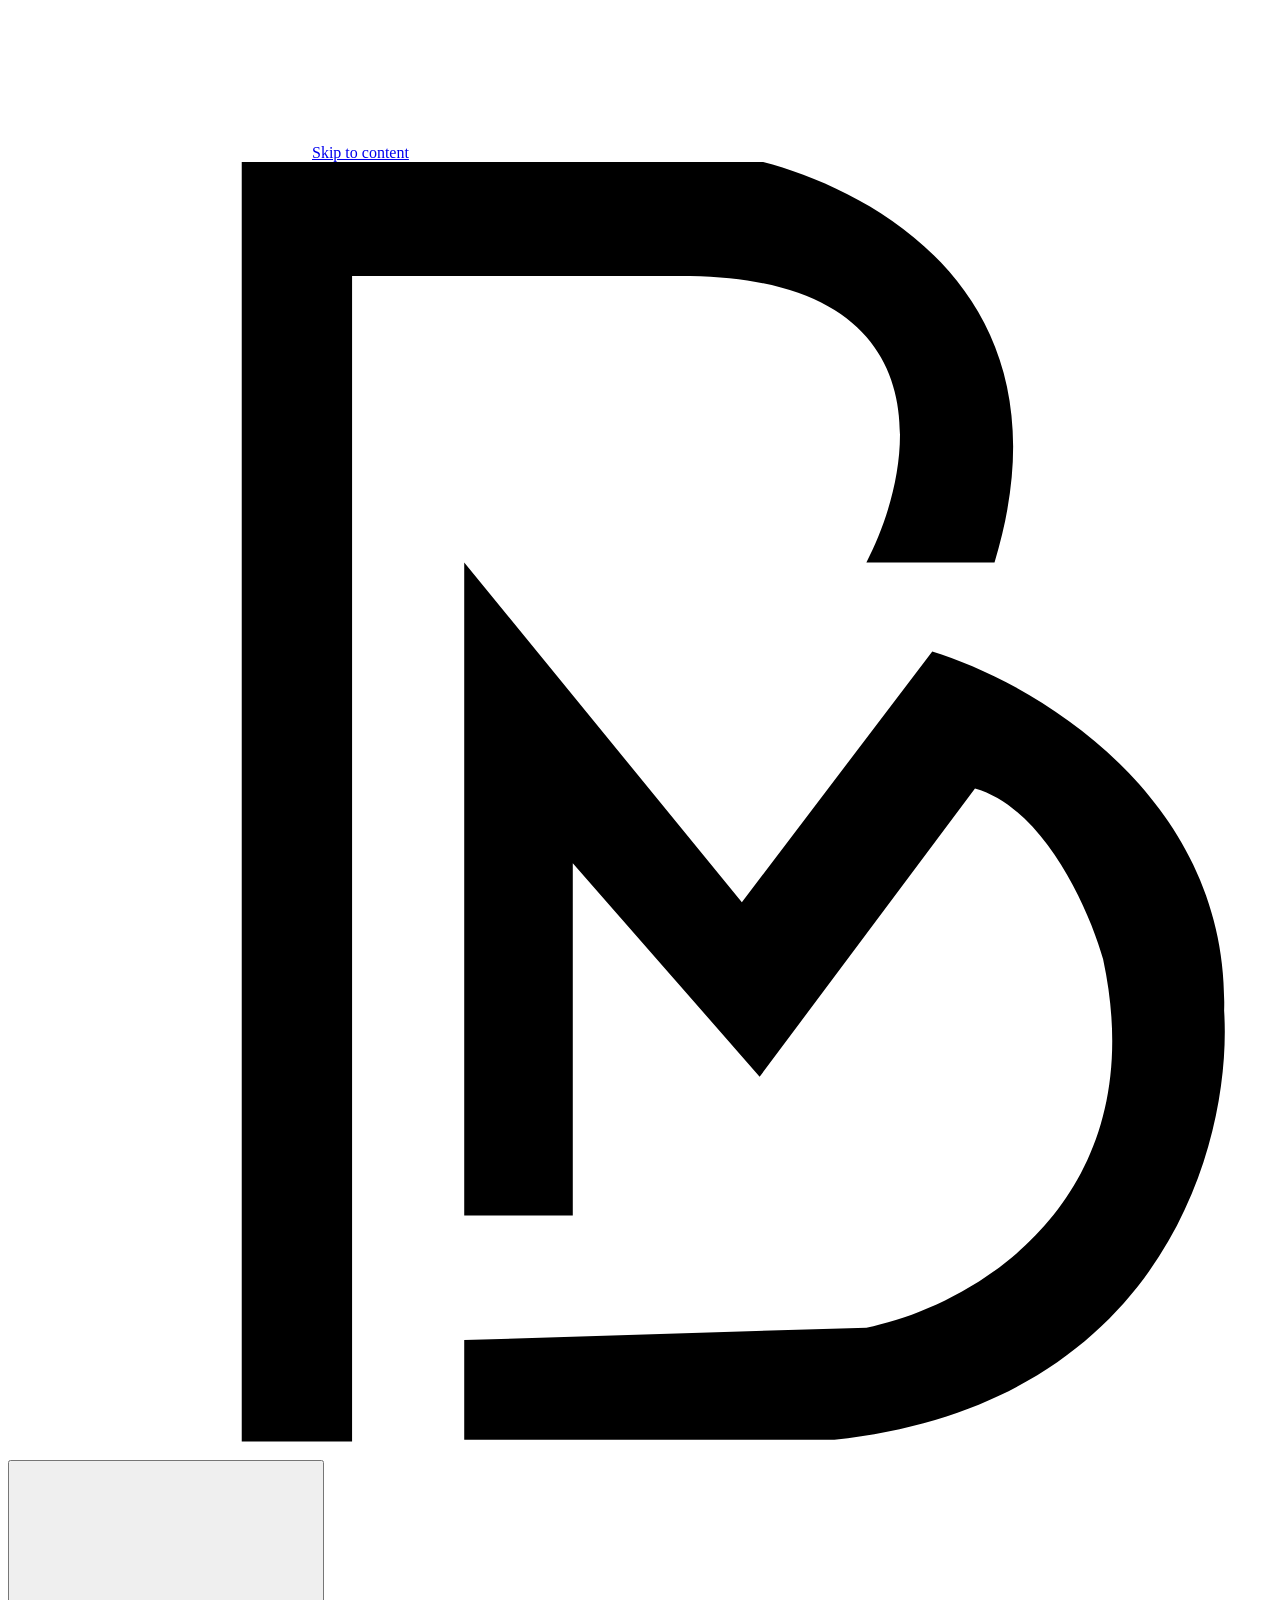
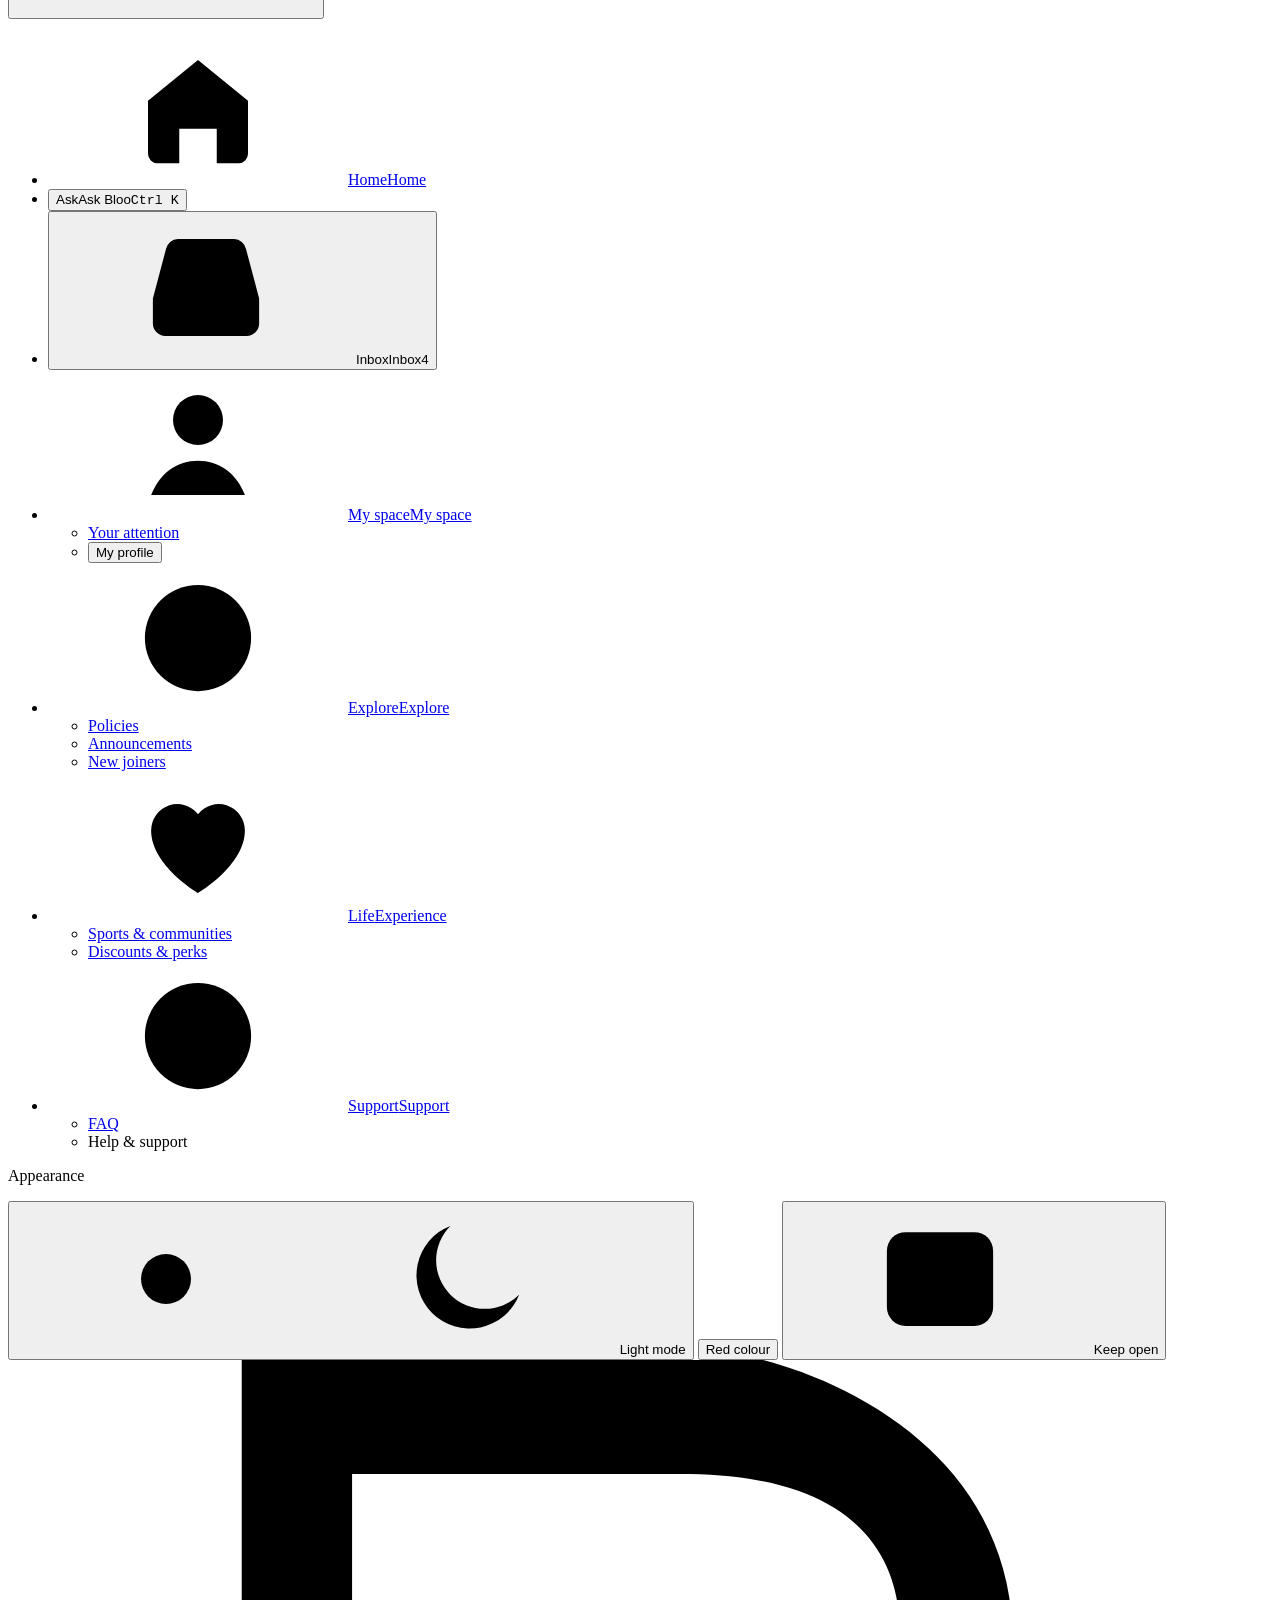
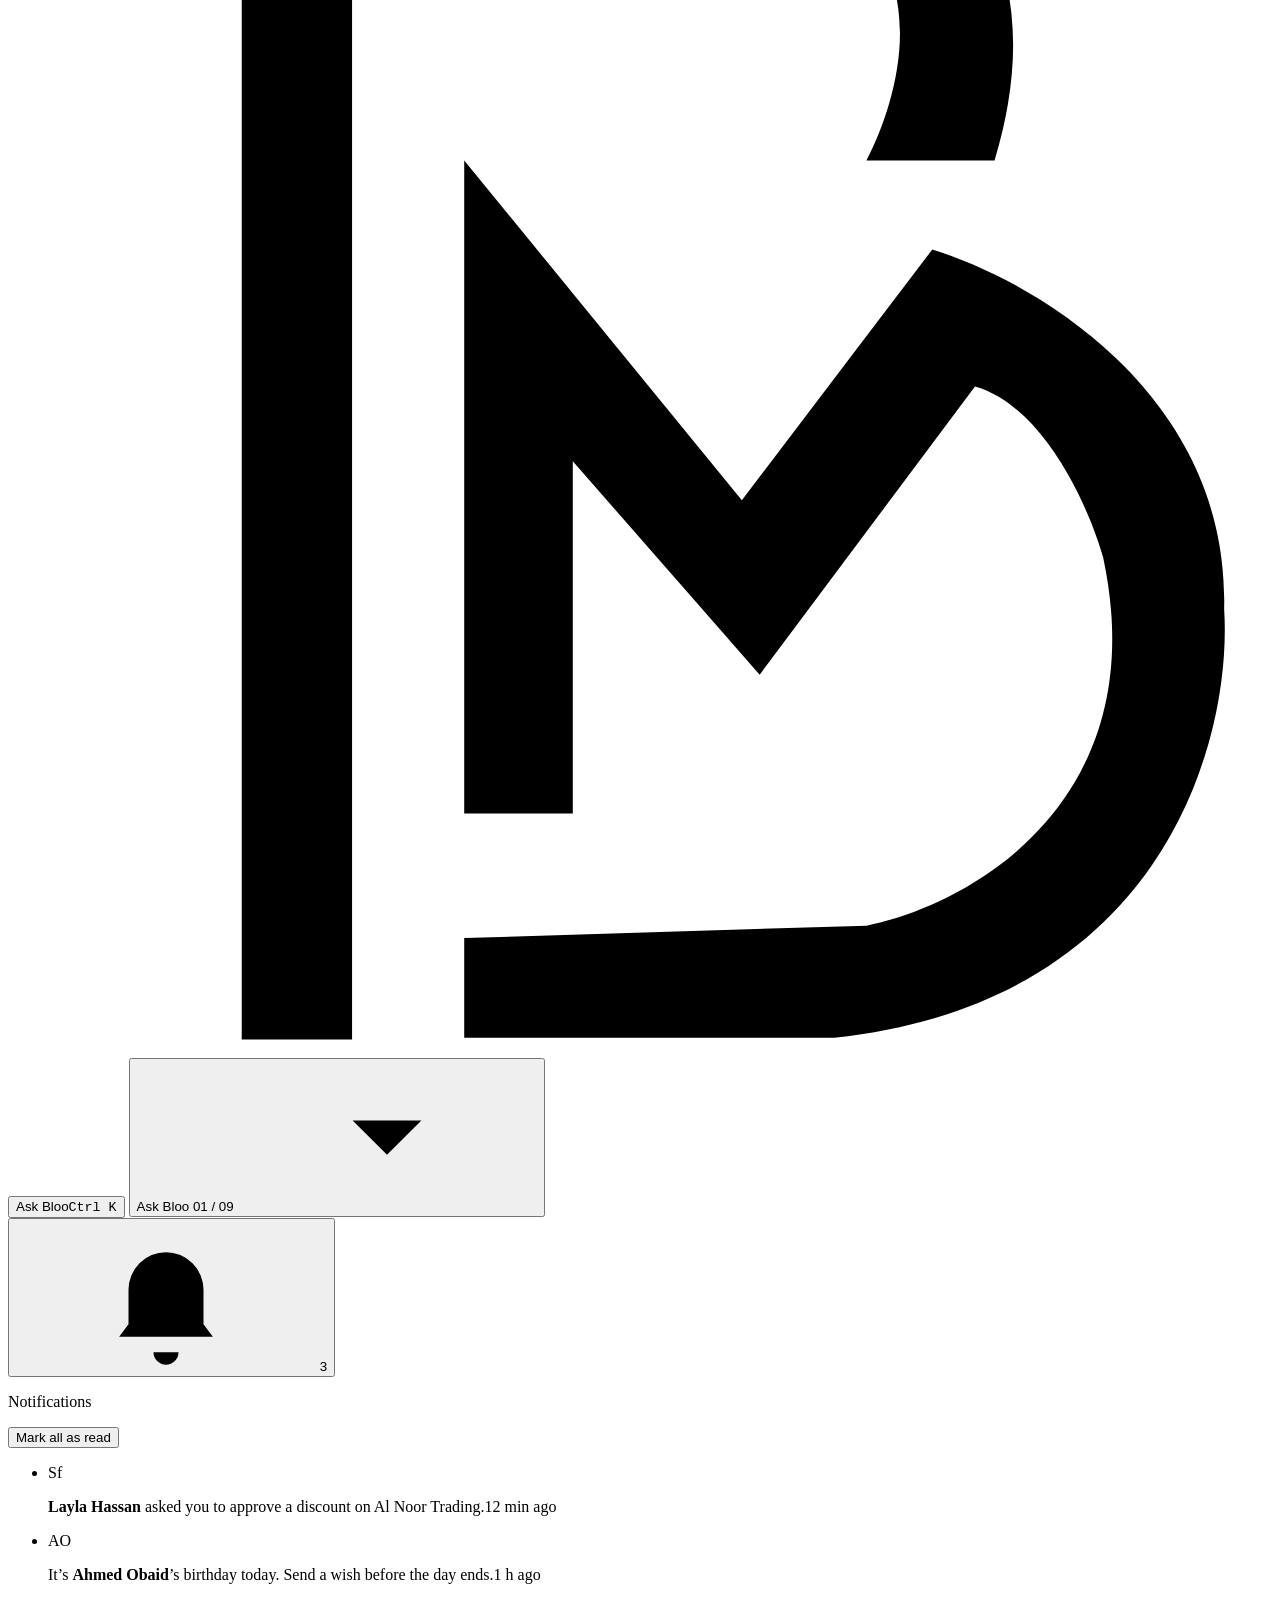
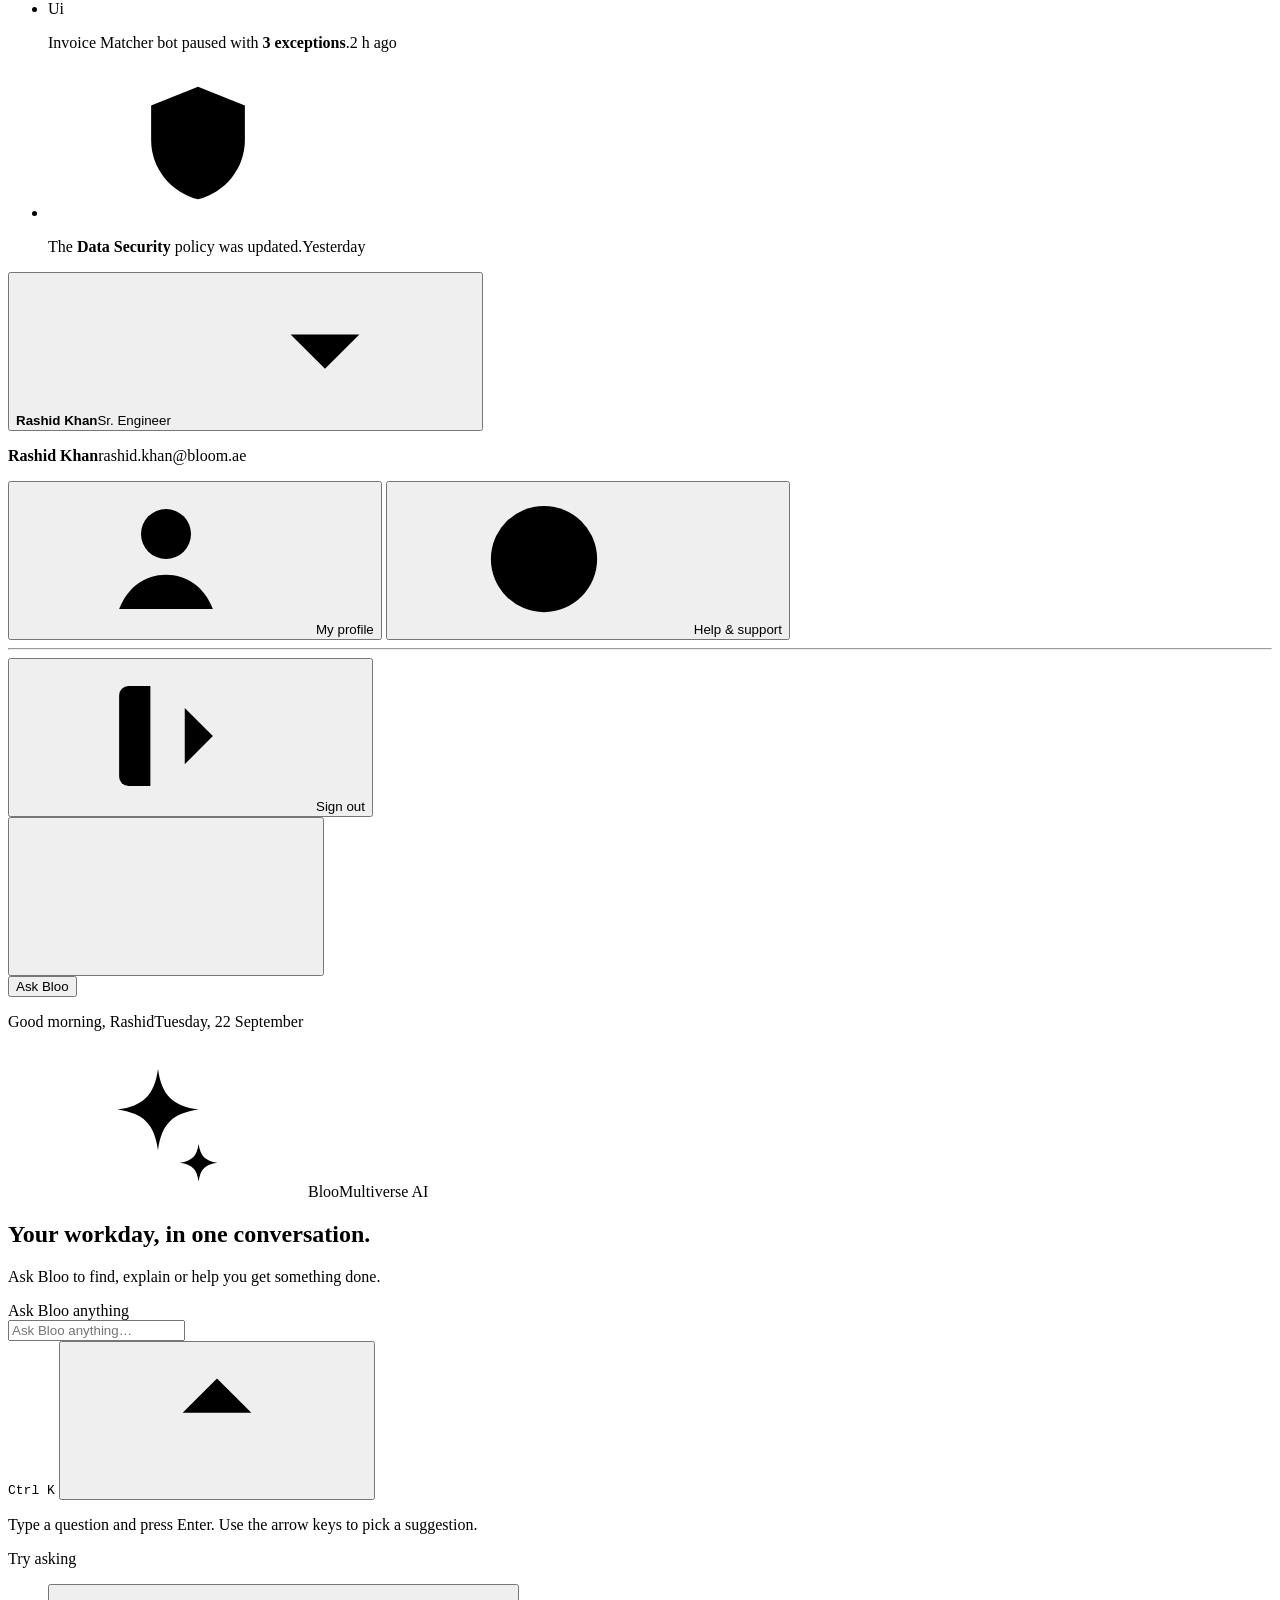
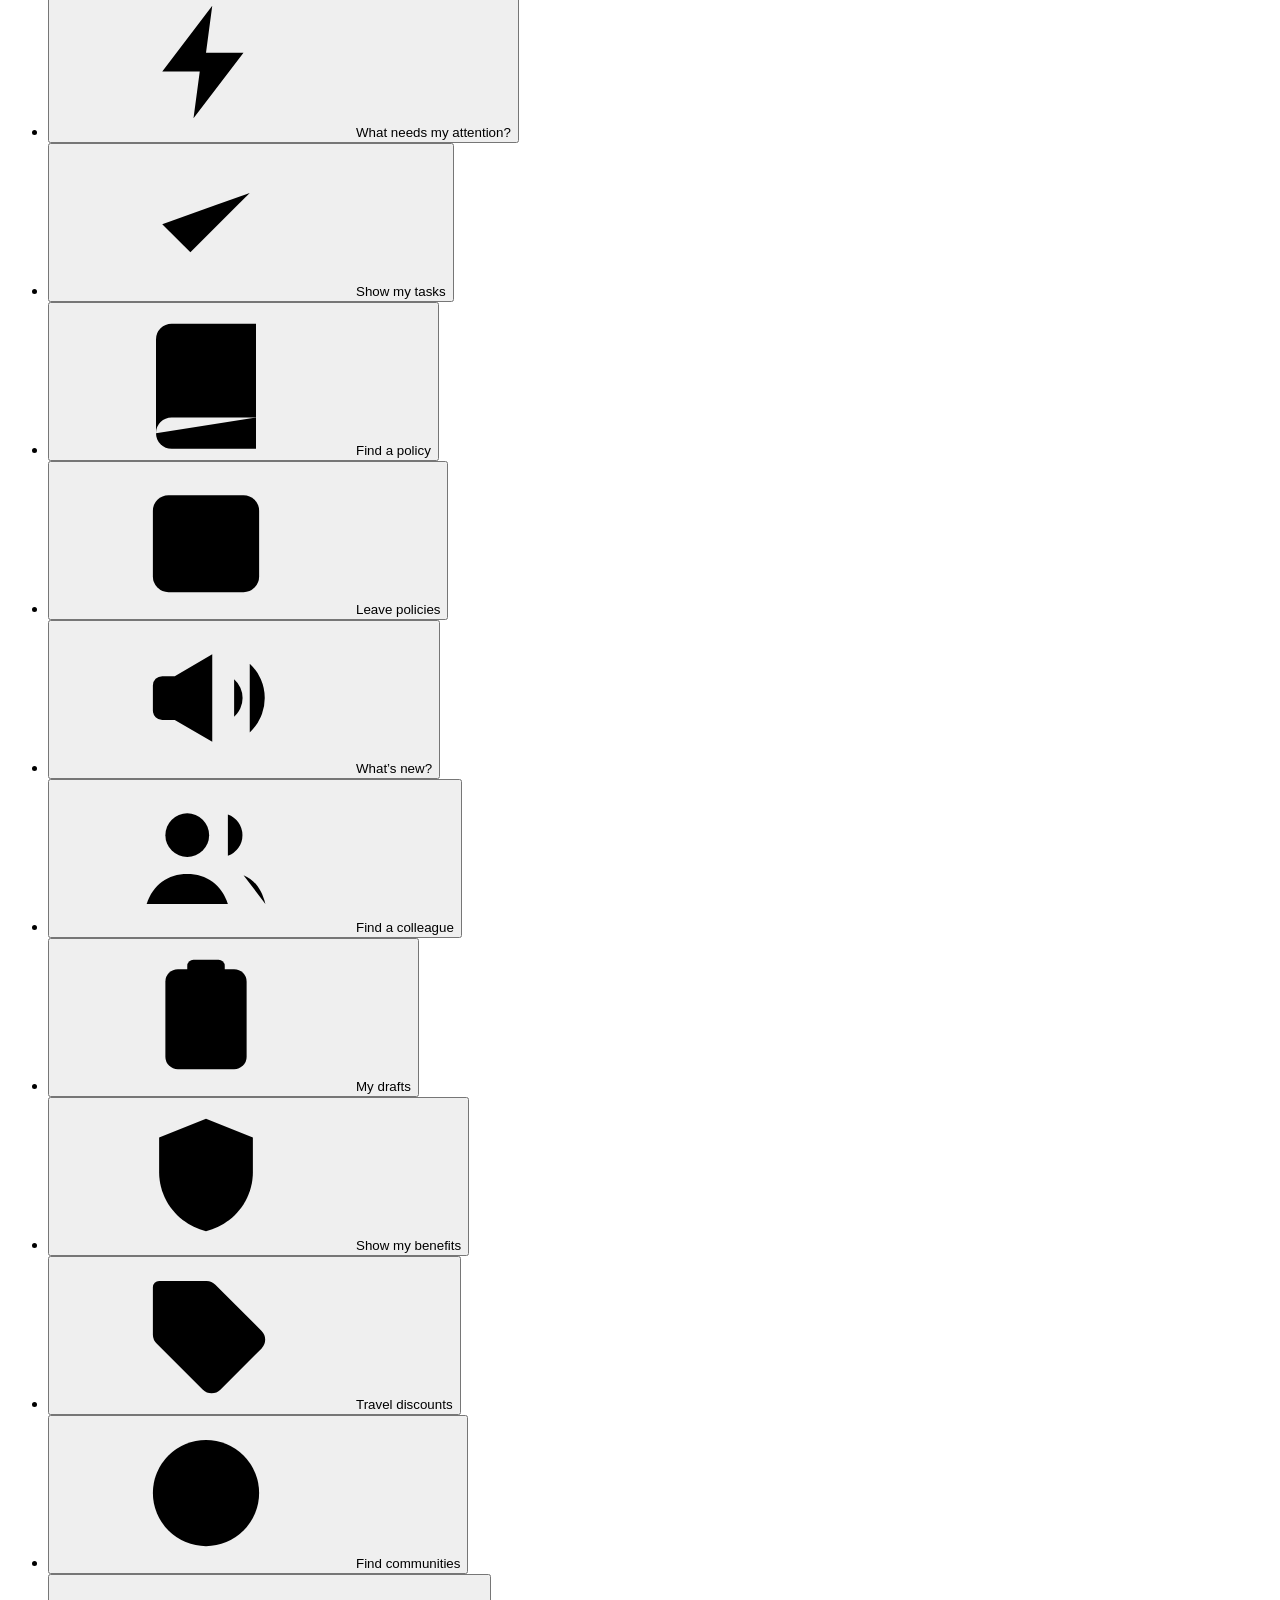
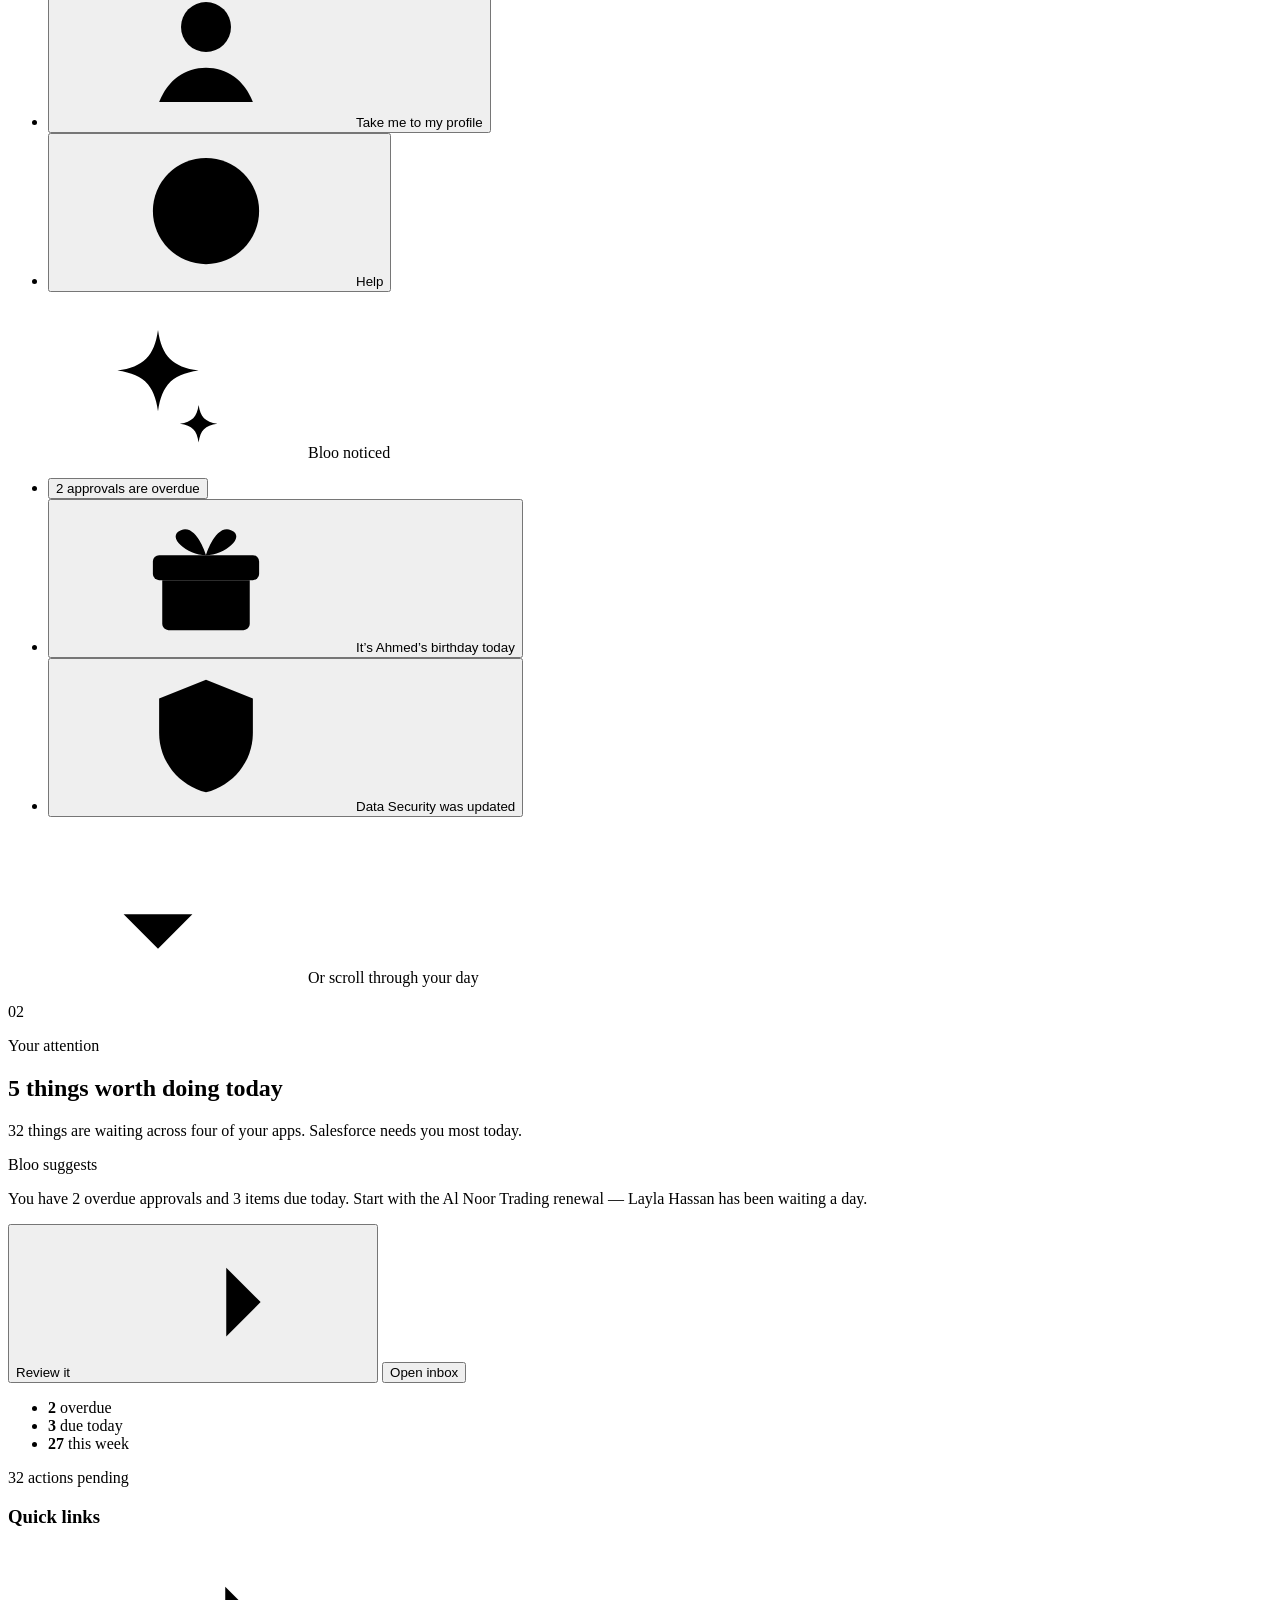
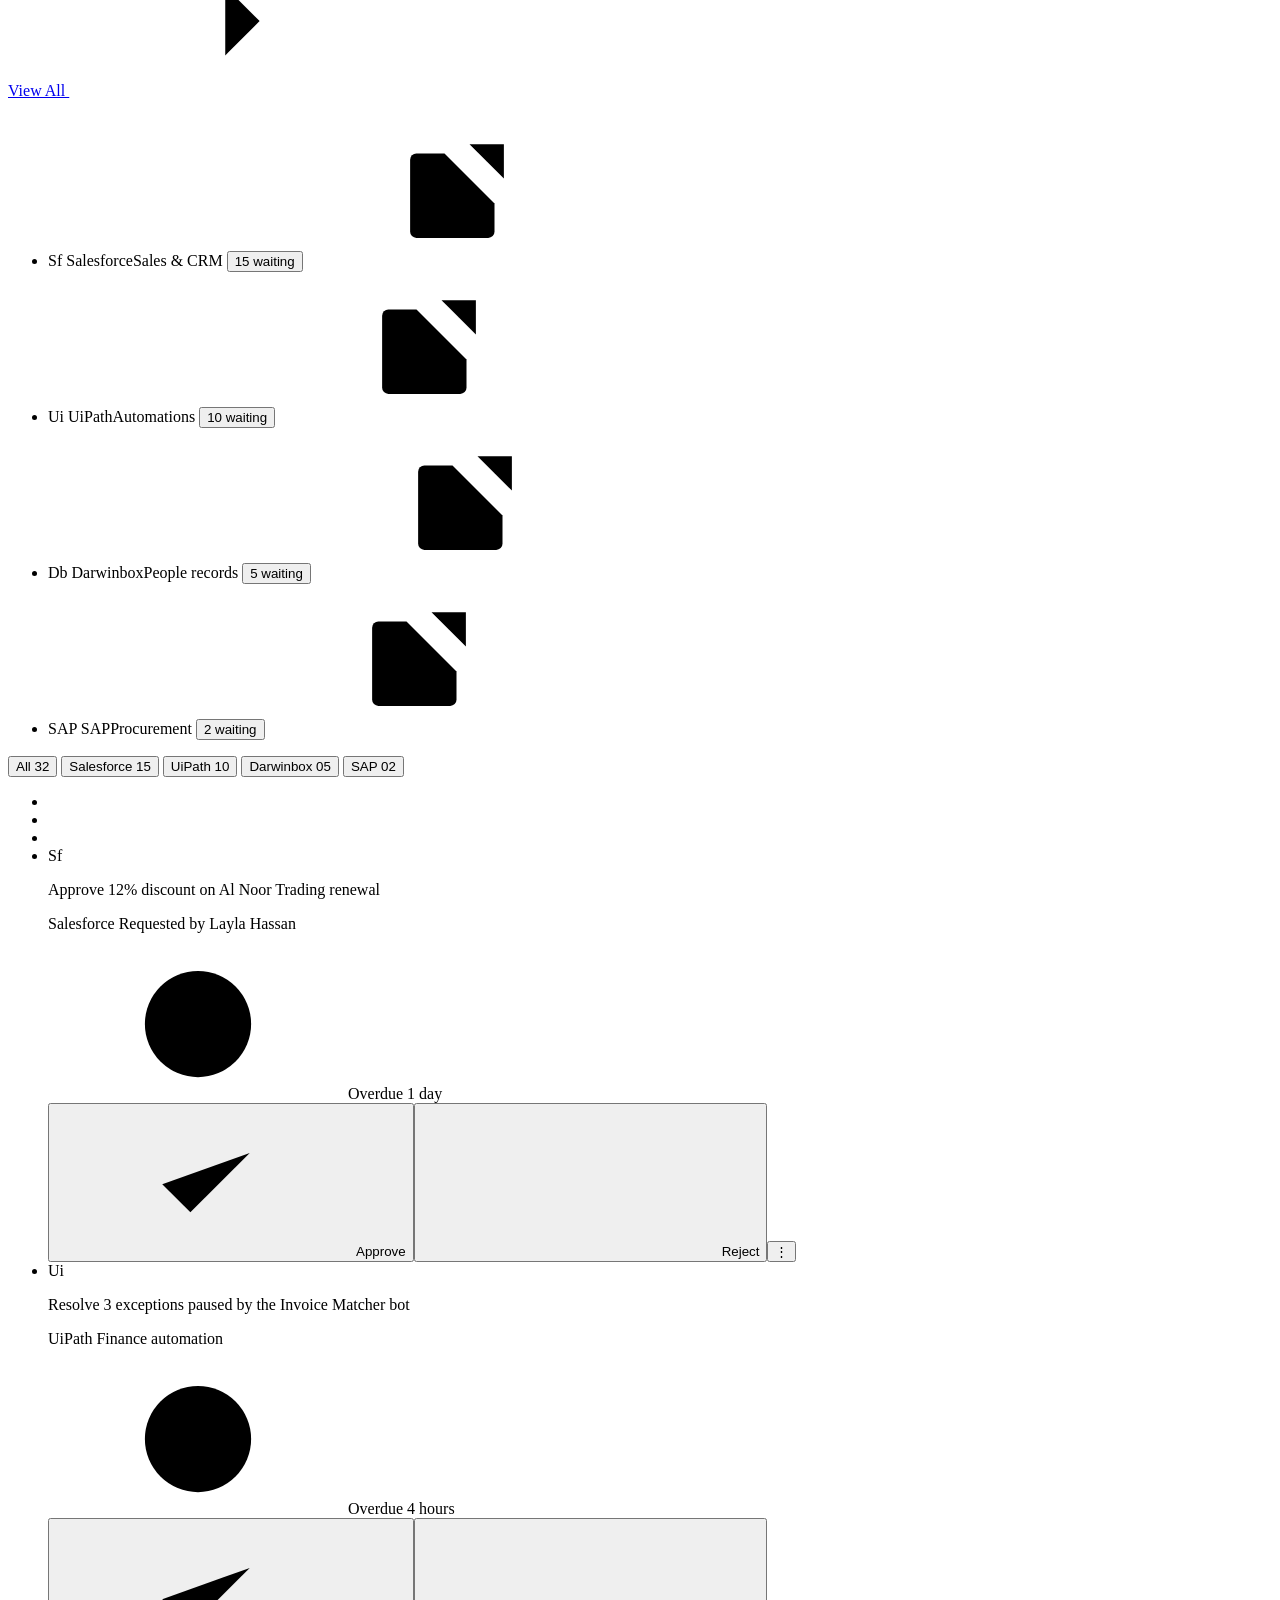
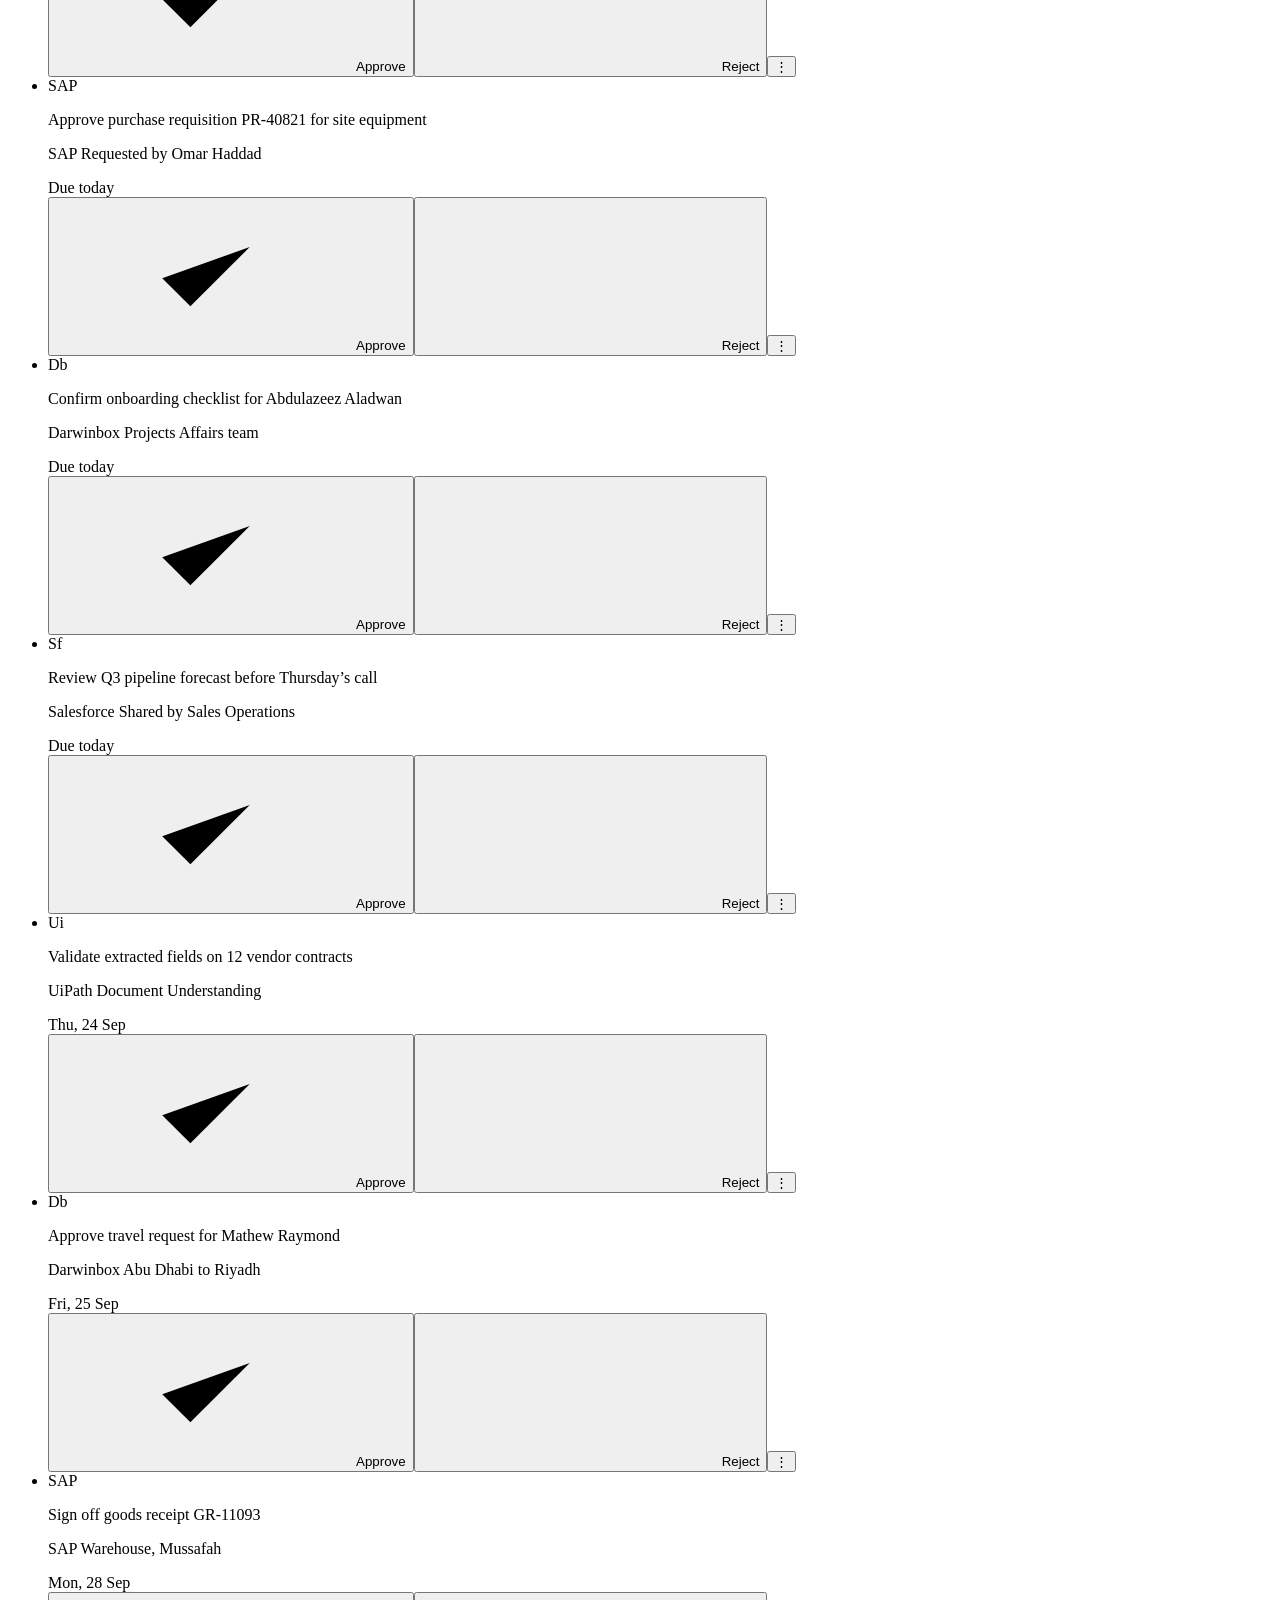
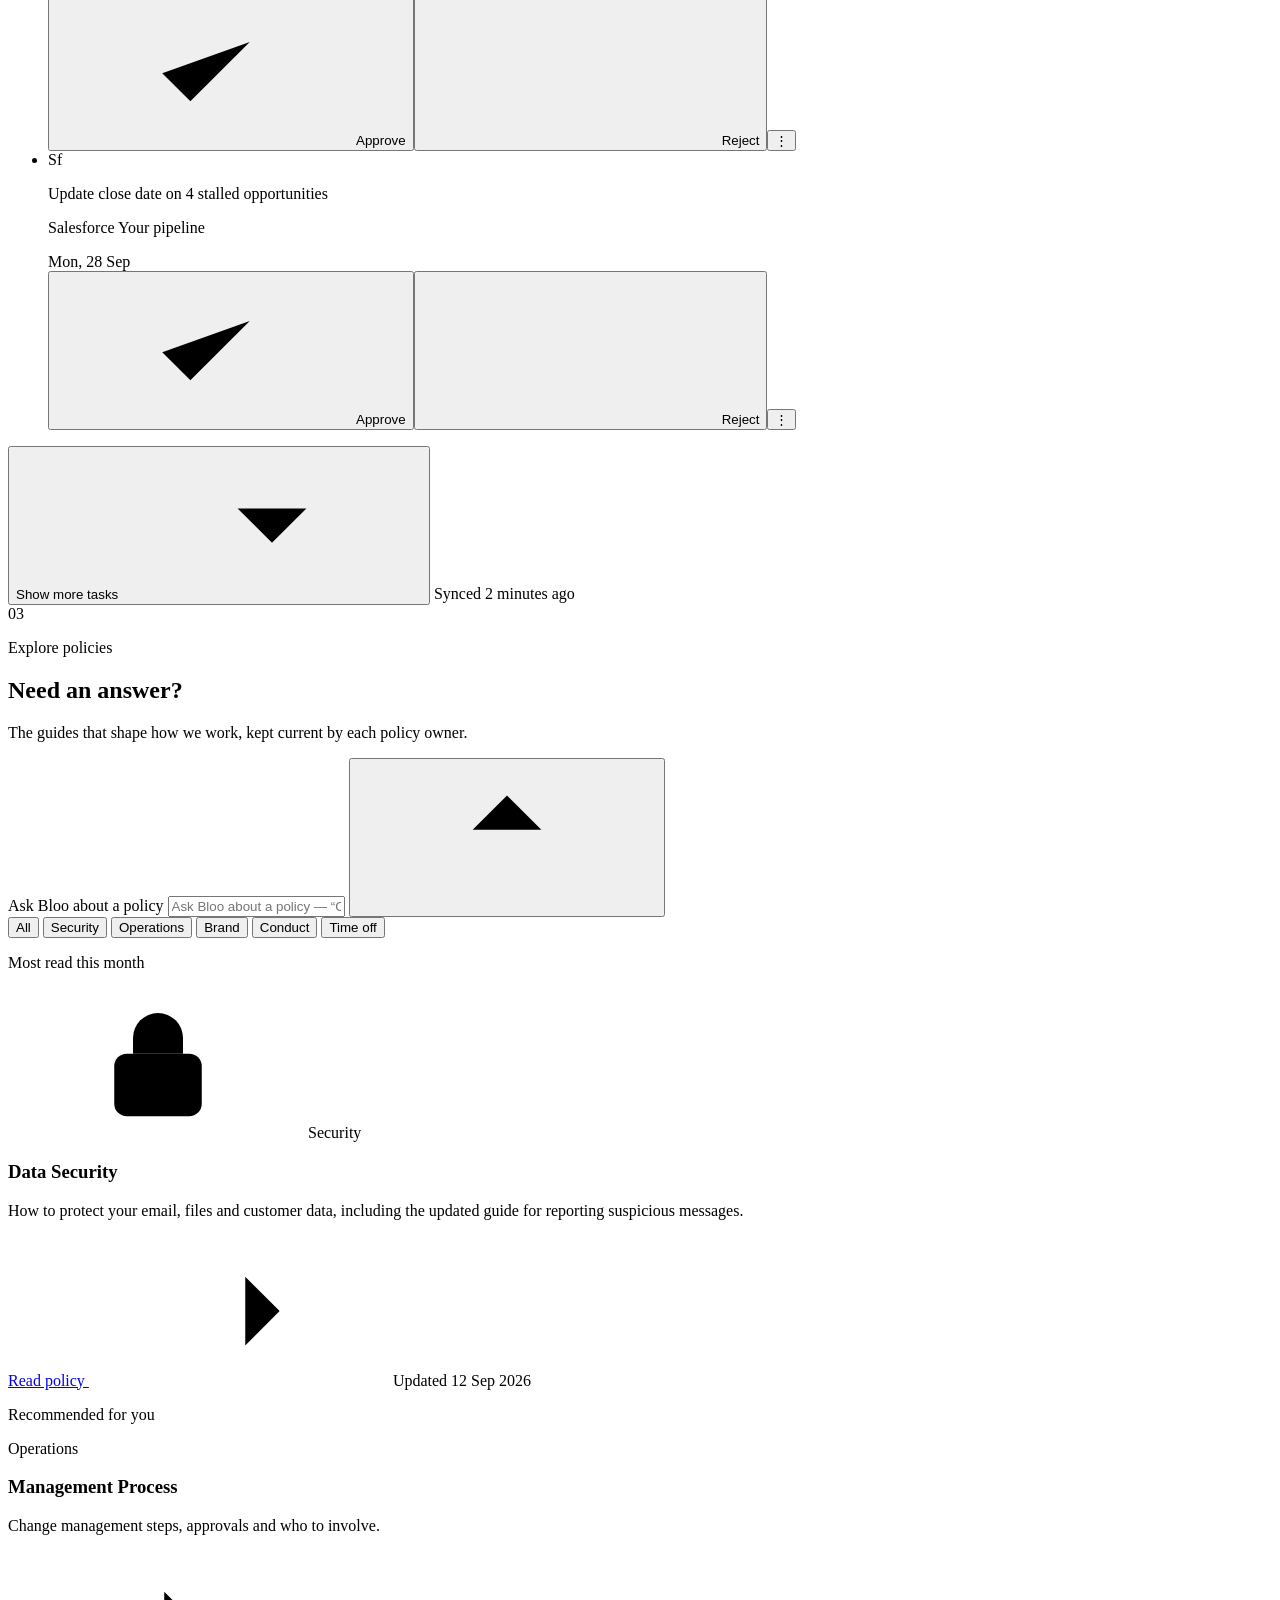
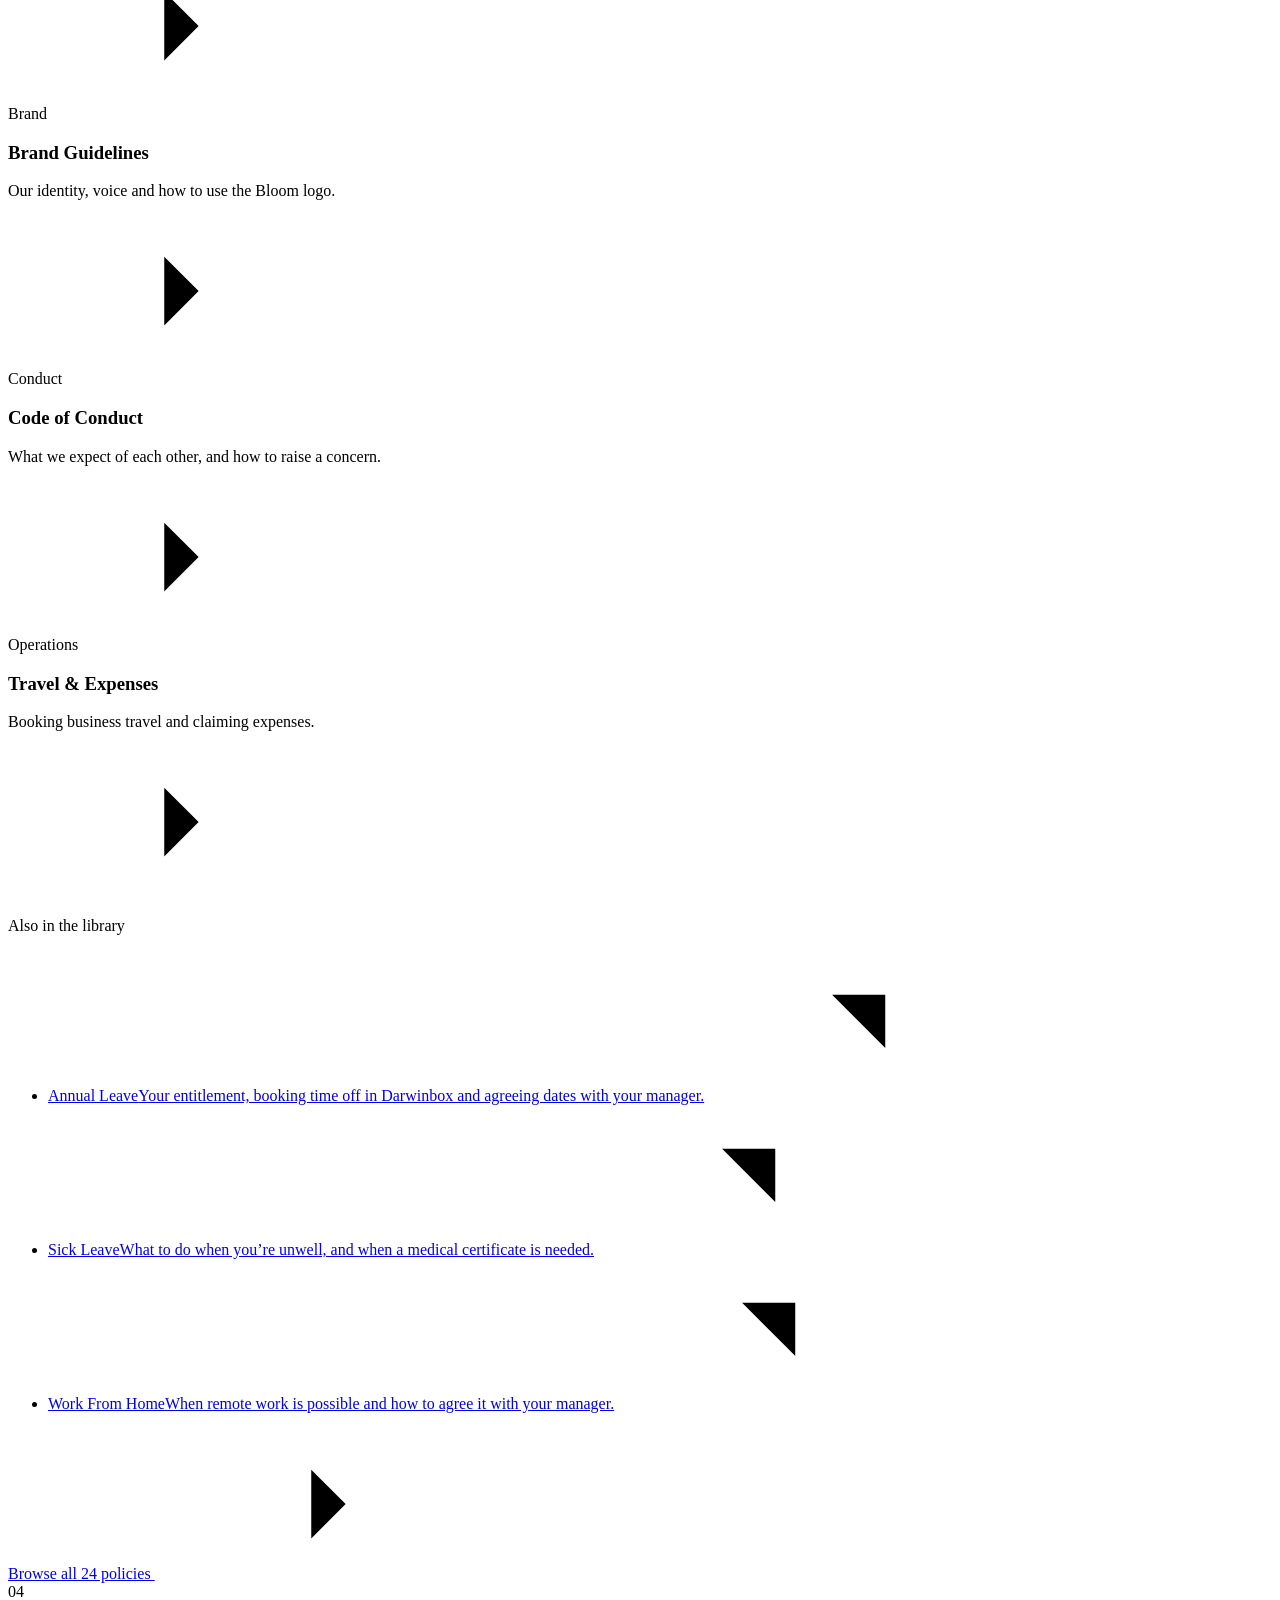
<file: ai/index.html>
<!doctype html>
<html lang="en">
<head>
  <meta charset="utf-8">
  <meta name="viewport" content="width=device-width, initial-scale=1, viewport-fit=cover">
  <title>BlooMultiverse AI</title>
  <meta name="description" content="BlooMultiverse AI — an AI-first employee experience. Tell Bloo what you need and your tasks, people, policies and perks rearrange around it.">
  <script>
    (function () {
      try {
        // Own saved choice, then a theme the host page stamped, then the OS
        var saved = localStorage.getItem("bloo-theme");
        var stamped = document.documentElement.getAttribute("data-theme");
        var theme = saved || stamped || (matchMedia("(prefers-color-scheme: dark)").matches ? "dark" : "light");
        document.documentElement.lang = "en";
        document.documentElement.setAttribute("data-theme", theme);
        if (localStorage.getItem("bloo-palette") === "azure") document.documentElement.setAttribute("data-palette", "azure");
        if (localStorage.getItem("bloo-ai-rail") === "pinned") document.documentElement.classList.add("rail-pinned");
      } catch (e) {}
    })();
  </script>
  <link rel="icon" href="data:image/svg+xml,%3Csvg xmlns='http://www.w3.org/2000/svg' viewBox='0 0 42 43'%3E%3Cpath fill='%23922A22' d='M7.77 0v42.52h3.66V3.78h11.24c8.56.14 7.47 6.41 5.85 9.52h4.26C35.48 4.41 28.7.95 25.09 0H7.77Z'/%3E%3Cpath fill='%23922A22' d='M15.16 13.3v21.7h3.61V23.3l6.2 7.1 7.16-9.58c2.32.66 3.8 4.06 4.26 5.68 1.75 8.18-4.51 11.57-7.86 12.24l-13.37.41v3.31h12.3c11.02-1.18 13.23-9.99 12.95-14.25.19-7.14-6.39-10.94-9.7-11.94l-6.33 8.34-9.22-11.3Z'/%3E%3C/svg%3E">
  <link rel="preconnect" href="https://fonts.googleapis.com">
  <link rel="preconnect" href="https://fonts.gstatic.com" crossorigin>
  <link href="https://fonts.googleapis.com/css2?family=Bricolage+Grotesque:opsz,wght@12..96,400..800&family=Instrument+Sans:wght@400..700&display=swap" rel="stylesheet">
  <style>
<!-- @include styles.css -->
  </style>
  <style>
<!-- @include ../src/media.css -->
  </style>
  <script>document.documentElement.classList.add("js");</script>
</head>

<body>
  <!-- ============================================================
       ICON SPRITE — 24px line icons, referenced with <use href="#i-…">
       ============================================================ -->
  <svg class="sprite" aria-hidden="true" xmlns="http://www.w3.org/2000/svg">
    <defs>
      <symbol id="i-grid" viewBox="0 0 24 24"><rect x="3.5" y="3.5" width="7" height="7" rx="2"/><rect x="13.5" y="3.5" width="7" height="7" rx="2"/><rect x="3.5" y="13.5" width="7" height="7" rx="2"/><rect x="13.5" y="13.5" width="7" height="7" rx="2"/></symbol>
      <symbol id="i-inbox" viewBox="0 0 24 24"><path d="M3.5 13.5h5l1.5 2.5h4l1.5-2.5h5"/><path d="M5.6 5.6 3.5 13.5v4a2 2 0 0 0 2 2h13a2 2 0 0 0 2-2v-4l-2.1-7.9a2 2 0 0 0-1.9-1.6H7.5a2 2 0 0 0-1.9 1.6Z"/></symbol>
      <symbol id="i-user" viewBox="0 0 24 24"><circle cx="12" cy="8" r="4"/><path d="M4.5 20c1.4-3.6 4.2-5.5 7.5-5.5s6.1 1.9 7.5 5.5"/></symbol>
      <symbol id="i-book" viewBox="0 0 24 24"><path d="M4 5.5A2.5 2.5 0 0 1 6.5 3H20v15H6.5A2.5 2.5 0 0 0 4 20.5Z"/><path d="M4 20.5A2.5 2.5 0 0 0 6.5 23H20v-5"/><path d="M8.5 7.5h7M8.5 11h5"/></symbol>
      <symbol id="i-megaphone" viewBox="0 0 24 24"><path d="M3.5 10v4a1.5 1.5 0 0 0 1.5 1.5h2L13 19V5L7 8.5H5A1.5 1.5 0 0 0 3.5 10Z"/><path d="M16.5 9a4 4 0 0 1 0 6M19 6.5a7.5 7.5 0 0 1 0 11"/></symbol>
      <symbol id="i-ball" viewBox="0 0 24 24"><circle cx="12" cy="12" r="8.5"/><path d="m12 7.5 4 2.9-1.5 4.7h-5L8 10.4Z"/><path d="M12 3.5v4M16 10.4l4.2-1.3M14.5 15.1l2.6 3.7M9.5 15.1l-2.6 3.7M8 10.4 3.8 9.1"/></symbol>
      <symbol id="i-tag" viewBox="0 0 24 24"><path d="M3.5 12.1V4.5a1 1 0 0 1 1-1h7.6a2 2 0 0 1 1.4.6l7.4 7.4a2 2 0 0 1 0 2.8l-6.6 6.6a2 2 0 0 1-2.8 0L4.1 13.5a2 2 0 0 1-.6-1.4Z"/><circle cx="8.5" cy="8.5" r="1.5"/></symbol>
      <symbol id="i-bolt" viewBox="0 0 24 24"><path d="M13 3 5 13.5h6L10 21l8-10.5h-6Z"/></symbol>
      <symbol id="i-help" viewBox="0 0 24 24"><circle cx="12" cy="12" r="8.5"/><circle cx="12" cy="12" r="3.5"/><path d="m6 6 3.5 3.5M14.5 14.5 18 18M18 6l-3.5 3.5M9.5 14.5 6 18"/></symbol>
      <symbol id="i-search" viewBox="0 0 24 24"><circle cx="11" cy="11" r="6.5"/><path d="m20 20-4.3-4.3"/></symbol>
      <symbol id="i-bell" viewBox="0 0 24 24"><path d="M6 16.5V11a6 6 0 1 1 12 0v5.5l1.5 2h-15Z"/><path d="M10 21a2 2 0 0 0 4 0"/></symbol>
      <symbol id="i-chevron-down" viewBox="0 0 24 24"><path d="m6.5 9.5 5.5 5.5 5.5-5.5"/></symbol>
      <symbol id="i-chevron-left" viewBox="0 0 24 24"><path d="m14.5 6-6 6 6 6"/></symbol>
      <symbol id="i-chevron-right" viewBox="0 0 24 24"><path d="m9.5 6 6 6-6 6"/></symbol>
      <symbol id="i-arrow" viewBox="0 0 24 24"><path d="M4.5 12h14M13 6.5l5.5 5.5-5.5 5.5"/></symbol>
      <symbol id="i-arrow-up" viewBox="0 0 24 24"><path d="M12 19.5v-14M6.5 11 12 5.5l5.5 5.5"/></symbol>
      <symbol id="i-arrow-down" viewBox="0 0 24 24"><path d="M12 4.5v14M6.5 13l5.5 5.5 5.5-5.5"/></symbol>
      <symbol id="i-arrow-ne" viewBox="0 0 24 24"><path d="M7 17 17 7M8.5 7H17v8.5"/></symbol>
      <symbol id="i-external" viewBox="0 0 24 24"><path d="M14 4.5h5.5V10M19.5 4.5l-8 8"/><path d="M18 14v4.5a1 1 0 0 1-1 1H5.5a1 1 0 0 1-1-1V7a1 1 0 0 1 1-1H10"/></symbol>
      <symbol id="i-menu" viewBox="0 0 24 24"><path d="M4 7h16M4 12h16M4 17h10"/></symbol>
      <symbol id="i-sun" viewBox="0 0 24 24"><circle cx="12" cy="12" r="4"/><path d="M12 2v2.5M12 19.5V22M4.2 4.2l1.8 1.8M18 18l1.8 1.8M2 12h2.5M19.5 12H22M4.2 19.8 6 18M18 6l1.8-1.8"/></symbol>
      <symbol id="i-moon" viewBox="0 0 24 24"><path d="M20.5 14.5A8.5 8.5 0 1 1 9.5 3.5a7 7 0 0 0 11 11Z"/></symbol>
      <symbol id="i-x" viewBox="0 0 24 24"><path d="m6 6 12 12M18 6 6 18"/></symbol>
      <symbol id="i-panel" viewBox="0 0 24 24"><rect x="3.5" y="4.5" width="17" height="15" rx="3"/><path d="M9.5 4.5v15"/><path d="m15.5 10-2 2 2 2"/></symbol>
      <symbol id="i-clock" viewBox="0 0 24 24"><circle cx="12" cy="12" r="8.5"/><path d="M12 7.5V12l3 2"/></symbol>
      <symbol id="i-check" viewBox="0 0 24 24"><path d="m5 12.5 4.5 4.5L19 7.5"/></symbol>
      <symbol id="i-flame" viewBox="0 0 24 24"><path d="M12 21c-3.9 0-6.5-2.6-6.5-6.1 0-2.9 1.9-4.8 3.4-6.6.3 1.6 1.1 2.7 2.2 3.2C11 8.2 12.3 5 15 3c-.3 2.9 3.5 5.3 3.5 11.1C18.5 18.1 15.9 21 12 21Z"/><path d="M12 21c-1.7 0-2.9-1.2-2.9-2.8 0-1.8 1.5-2.6 2.2-4.2.9 1.1 3.6 2.2 3.6 4.4 0 1.5-1.2 2.6-2.9 2.6Z"/></symbol>
      <symbol id="i-award" viewBox="0 0 24 24"><circle cx="12" cy="9" r="5.5"/><path d="m8.6 13.4-1.6 7.1 5-2.6 5 2.6-1.6-7.1"/><path d="m12 6.6.8 1.6 1.7.2-1.2 1.2.3 1.7-1.6-.8-1.6.8.3-1.7-1.2-1.2 1.7-.2Z"/></symbol>
      <symbol id="i-news" viewBox="0 0 24 24"><path d="M5 4.5h11.5a1 1 0 0 1 1 1V18a2.5 2.5 0 0 0 2.5 2.5H6.5A2.5 2.5 0 0 1 4 18V5.5a1 1 0 0 1 1-1Z"/><path d="M17.5 9.5H20a.5.5 0 0 1 .5.5v8a2.5 2.5 0 0 1-2.5 2.5M7.5 8.5h6.5M7.5 12h6.5M7.5 15.5h4"/></symbol>
      <symbol id="i-gift" viewBox="0 0 24 24"><rect x="3.5" y="8.5" width="17" height="4" rx="1"/><path d="M5 12.5v7a1 1 0 0 0 1 1h12a1 1 0 0 0 1-1v-7M12 8.5v12"/><path d="M12 8.5S10.5 3.5 8 4.5 9 8.5 12 8.5Zm0 0s1.5-5 4-4-1 4-4 4Z"/></symbol>
      <symbol id="i-wave" viewBox="0 0 24 24"><path d="M8 13V6.5a1.5 1.5 0 0 1 3 0V12M11 11V4.5a1.5 1.5 0 0 1 3 0V11M14 11V6a1.5 1.5 0 0 1 3 0v7.5a7 7 0 0 1-7 7h-.5a6 6 0 0 1-4.6-2.2L2.8 15.6a1.6 1.6 0 0 1 2.4-2.1L8 16"/></symbol>
      <symbol id="i-calendar" viewBox="0 0 24 24"><rect x="3.5" y="5" width="17" height="15.5" rx="2.5"/><path d="M3.5 10h17M8 3v4M16 3v4"/></symbol>
      <symbol id="i-users" viewBox="0 0 24 24"><circle cx="9" cy="8.5" r="3.5"/><path d="M2.5 19.5c1-3.1 3.4-4.8 6.5-4.8s5.5 1.7 6.5 4.8"/><path d="M15.5 5.2a3.5 3.5 0 0 1 0 6.6M18 14.9c1.7.7 2.9 2.2 3.5 4.6"/></symbol>
      <symbol id="i-pin" viewBox="0 0 24 24"><path d="M12 21s-6.5-5.6-6.5-11a6.5 6.5 0 0 1 13 0c0 5.4-6.5 11-6.5 11Z"/><circle cx="12" cy="10" r="2.3"/></symbol>
      <symbol id="i-copy" viewBox="0 0 24 24"><rect x="8.5" y="8.5" width="11" height="11" rx="2"/><path d="M15.5 8.5v-3a1 1 0 0 0-1-1h-9a1 1 0 0 0-1 1v9a1 1 0 0 0 1 1h3"/></symbol>
      <symbol id="i-shield" viewBox="0 0 24 24"><path d="M12 3 4.5 6v5.5c0 4.6 3.2 8.4 7.5 9.5 4.3-1.1 7.5-4.9 7.5-9.5V6Z"/><path d="m9 12 2.2 2.2L15.5 10"/></symbol>
      <symbol id="i-logout" viewBox="0 0 24 24"><path d="M9.5 20H6a1.5 1.5 0 0 1-1.5-1.5v-13A1.5 1.5 0 0 1 6 4h3.5"/><path d="M15 16.5 19.5 12 15 7.5M19.5 12H9.5"/></symbol>
      <symbol id="i-sparkle" viewBox="0 0 24 24"><path d="M12 3.5c.6 4.2 2.3 5.9 6.5 6.5-4.2.6-5.9 2.3-6.5 6.5-.6-4.2-2.3-5.9-6.5-6.5 4.2-.6 5.9-2.3 6.5-6.5Z"/><path d="M18.5 15.5c.3 1.9 1 2.7 3 3-2 .3-2.7 1-3 3-.3-2-1-2.7-3-3 2-.3 2.7-1.1 3-3Z"/></symbol>
      <symbol id="i-plus" viewBox="0 0 24 24"><path d="M12 5v14M5 12h14"/></symbol>
      <symbol id="i-lock" viewBox="0 0 24 24"><rect x="5" y="10.5" width="14" height="10" rx="2"/><path d="M8 10.5V8a4 4 0 0 1 8 0v2.5"/></symbol>
      <symbol id="i-compass" viewBox="0 0 24 24"><circle cx="12" cy="12" r="8.5"/><path d="m15.5 8.5-2 5-5 2 2-5Z"/></symbol>
      <symbol id="i-heart" viewBox="0 0 24 24"><path d="M12 19.5s-7.5-4.4-7.5-10a4.2 4.2 0 0 1 7.5-2.6 4.2 4.2 0 0 1 7.5 2.6c0 5.6-7.5 10-7.5 10Z"/></symbol>
      <symbol id="i-home" viewBox="0 0 24 24"><path d="M4 10.5 12 4l8 6.5V19a1.5 1.5 0 0 1-1.5 1.5H15V15h-6v5.5H5.5A1.5 1.5 0 0 1 4 19Z"/></symbol>
      <symbol id="i-doc" viewBox="0 0 24 24"><path d="M9 4.5H7.5a2 2 0 0 0-2 2v12a2 2 0 0 0 2 2h9a2 2 0 0 0 2-2v-12a2 2 0 0 0-2-2H15"/><rect x="9" y="3" width="6" height="3" rx="1"/><path d="M9 11h6M9 15h4"/></symbol>
      <symbol id="i-edit" viewBox="0 0 24 24"><path d="M4 20h4L19 9a2.8 2.8 0 0 0-4-4L4 16Z"/><path d="m13.5 6.5 4 4"/></symbol>
      <symbol id="i-trash" viewBox="0 0 24 24"><path d="M4.5 7h15M10 11v6M14 11v6"/><path d="m6.5 7 .8 11.2a2 2 0 0 0 2 1.8h5.4a2 2 0 0 0 2-1.8L17.5 7"/><path d="M9.5 7V5a1 1 0 0 1 1-1h3a1 1 0 0 1 1 1v2"/></symbol>
      <symbol id="i-filter" viewBox="0 0 24 24"><path d="M4 6.5h16M7 12h10M10 17.5h4"/></symbol>
      <symbol id="i-eye" viewBox="0 0 24 24"><path d="M2.5 12S6 5.5 12 5.5 21.5 12 21.5 12 18 18.5 12 18.5 2.5 12 2.5 12Z"/><circle cx="12" cy="12" r="3"/></symbol>
      <symbol id="i-undo" viewBox="0 0 24 24"><path d="M9 14 4.5 9.5 9 5"/><path d="M4.5 9.5H15a4.5 4.5 0 0 1 0 9h-3"/></symbol>
      <symbol id="i-layers" viewBox="0 0 24 24"><path d="m12 4 8.5 4.5L12 13 3.5 8.5Z"/><path d="m3.5 12.5 8.5 4.5 8.5-4.5M3.5 16.5 12 21l8.5-4.5"/></symbol>
      <!-- Social / store glyphs (simplified, filled) -->
      <symbol id="s-linkedin" viewBox="0 0 24 24"><path class="fill" d="M5 8.5h3V19H5Zm1.5-4.7a1.75 1.75 0 1 1 0 3.5 1.75 1.75 0 0 1 0-3.5ZM10 8.5h2.9v1.5c.4-.8 1.4-1.7 3-1.7 3.1 0 3.6 2 3.6 4.7V19h-3v-5.3c0-1.3 0-2.9-1.8-2.9s-2 1.4-2 2.8V19H10Z"/></symbol>
      <symbol id="s-x" viewBox="0 0 24 24"><path class="fill" d="M16.8 4h2.8l-6.1 7 7.2 9h-5.6l-4.4-5.6L5.6 20H2.8l6.5-7.5L2.4 4h5.7l4 5.2Zm-1 14.4h1.5L7.3 5.5H5.7Z"/></symbol>
      <symbol id="s-instagram" viewBox="0 0 24 24"><rect x="3.5" y="3.5" width="17" height="17" rx="5"/><circle cx="12" cy="12" r="4"/><circle class="fill" cx="17.2" cy="6.8" r="1"/></symbol>
      <symbol id="s-facebook" viewBox="0 0 24 24"><path class="fill" d="M13.5 21v-7.5H16l.4-3h-2.9V8.7c0-.9.3-1.5 1.5-1.5h1.5V4.5a20 20 0 0 0-2.3-.1c-2.3 0-3.8 1.4-3.8 3.9v2.2H8v3h2.5V21Z"/></symbol>
      <symbol id="s-youtube" viewBox="0 0 24 24"><path class="fill" d="M21.6 7.7a2.5 2.5 0 0 0-1.8-1.8C18.3 5.5 12 5.5 12 5.5s-6.3 0-7.8.4a2.5 2.5 0 0 0-1.8 1.8C2 9.2 2 12 2 12s0 2.8.4 4.3a2.5 2.5 0 0 0 1.8 1.8c1.5.4 7.8.4 7.8.4s6.3 0 7.8-.4a2.5 2.5 0 0 0 1.8-1.8c.4-1.5.4-4.3.4-4.3s0-2.8-.4-4.3ZM10 15V9l5.2 3Z"/></symbol>
      <symbol id="s-tiktok" viewBox="0 0 24 24"><path class="fill" d="M16.6 5.8A4.3 4.3 0 0 1 15.5 3h-3.1v12.4a2.6 2.6 0 1 1-2.6-2.6c.3 0 .5 0 .8.1V9.8a5.7 5.7 0 1 0 4.9 5.6V9.1a7.3 7.3 0 0 0 4.3 1.4V7.4a4.3 4.3 0 0 1-3.2-1.6Z"/></symbol>
      <symbol id="s-play" viewBox="0 0 24 24"><path fill="#00A0FF" stroke="none" d="M1.337.924a1.486 1.486 0 0 0-.112.568v21.017c0 .217.045.419.124.6l11.155-11.087L1.337.924Z"/><path fill="#32A071" stroke="none" d="M13.544 10.989l3.258-3.238L3.45.195a1.466 1.466 0 0 0-.946-.179l11.04 10.973Z"/><path fill="#FF3A44" stroke="none" d="M13.544 13.056l-11 10.933c.298.036.612-.016.906-.183l13.324-7.54-3.23-3.21Z"/><path fill="#FFC400" stroke="none" d="M22.018 13.298l-3.919 2.218-3.515-3.493 3.543-3.521 3.891 2.202a1.49 1.49 0 0 1 0 2.594Z"/></symbol>
      <symbol id="s-apple" viewBox="0 0 24 24"><path fill="currentColor" stroke="none" d="M12.152 6.896c-.948 0-2.415-1.078-3.96-1.04-2.04.027-3.91 1.183-4.961 3.014-2.117 3.675-.546 9.103 1.519 12.09 1.013 1.454 2.208 3.09 3.792 3.039 1.52-.065 2.09-.987 3.935-.987 1.831 0 2.35.987 3.96.948 1.637-.026 2.676-1.48 3.676-2.948 1.156-1.688 1.636-3.325 1.662-3.415-.039-.013-3.182-1.221-3.22-4.857-.026-3.04 2.48-4.494 2.597-4.559-1.429-2.09-3.623-2.324-4.39-2.376-2-.156-3.675 1.09-4.61 1.09Zm3.378-3.066c.843-1.012 1.4-2.427 1.245-3.83-1.207.052-2.662.805-3.532 1.818-.78.896-1.454 2.338-1.273 3.714 1.338.104 2.715-.688 3.559-1.701Z"/></symbol>
    </defs>
  </svg>

  <a class="skip-link" href="#main">Skip to content</a>

  <!-- ============================================================
       RAIL — compact AI navigation. Hover / focus expands it as an
       overlay; the pin keeps it open. On phones it is a bottom sheet.
       ============================================================ -->
  <aside class="rail" id="rail" aria-label="Primary">
    <div class="rail__brand">
      <a href="#top" class="rail__logo" aria-label="BlooMultiverse home" data-nav-link>
        <svg class="rail__mark" viewBox="0 0 42 43" aria-hidden="true">
          <path d="M7.7666 0V42.517H11.4329V3.78454H22.6682C31.2308 3.92646 30.1388 10.1907 28.5225 13.305H32.7801C35.4766 4.41136 28.6999 0.946136 25.0927 0H7.7666Z"/>
          <path d="M15.1594 13.3042V35.0062H18.7666V23.2978L24.9756 30.3938L32.1307 20.8142C34.4488 21.4764 35.935 24.8747 36.3883 26.491C38.1387 34.675 31.8745 38.0614 28.5236 38.7316L15.1594 39.1455V42.457H27.4592C38.4817 41.2743 40.6854 32.4634 40.4094 28.2058C40.5986 21.0625 34.023 17.2661 30.7115 16.2609L24.3842 24.5987L15.1594 13.3042Z"/>
        </svg>
        <span class="rail__word logo-word has-logo" aria-hidden="true"></span>
      </a>
      <button class="icon-btn rail__close" type="button" data-close-nav aria-label="Close menu"><svg class="ico"><use href="#i-x"/></svg></button>
    </div>

    <nav class="rail__nav" id="nav" aria-label="Sections">
      <span class="rail__indicator" aria-hidden="true"></span>
      <ul class="rail__list">
        <li class="rail__group" data-group="home">
          <a class="rail__item" href="#top" data-nav-link data-group-link="home">
            <svg class="ico"><use href="#i-home"/></svg><span class="rail__short">Home</span><span class="rail__long">Home</span>
          </a>
        </li>
        <li class="rail__group rail__group--ai" data-group="ai">
          <button class="rail__item rail__item--ai" type="button" data-open-ask aria-keyshortcuts="Control+K Meta+K">
            <span class="bloo-orb" aria-hidden="true"></span><span class="rail__short">Ask</span><span class="rail__long">Ask Bloo</span><kbd class="rail__kbd js-kbd">Ctrl K</kbd>
          </button>
        </li>
        <li class="rail__group" data-group="inbox">
          <button class="rail__item" type="button" data-drawer="inbox">
            <svg class="ico"><use href="#i-inbox"/></svg><span class="rail__short">Inbox</span><span class="rail__long">Inbox</span><span class="rail__badge" id="inbox-badge">4</span>
          </button>
        </li>
        <li class="rail__group" data-group="me">
          <a class="rail__item" href="#attention" data-nav-link data-group-link="me">
            <svg class="ico"><use href="#i-user"/></svg><span class="rail__short">My space</span><span class="rail__long">My space</span>
          </a>
          <ul class="rail__sub">
            <li><a class="rail__subitem" href="#attention" data-nav-link data-sub="attention">Your attention</a></li>
            <li><button class="rail__subitem" type="button" data-drawer="profile">My profile</button></li>
          </ul>
        </li>
        <li class="rail__group" data-group="explore">
          <a class="rail__item" href="#policies" data-nav-link data-group-link="explore">
            <svg class="ico"><use href="#i-compass"/></svg><span class="rail__short">Explore</span><span class="rail__long">Explore</span>
          </a>
          <ul class="rail__sub">
            <li><a class="rail__subitem" href="#policies" data-nav-link data-sub="policies">Policies</a></li>
            <li><a class="rail__subitem" href="#announcements" data-nav-link data-sub="announcements">Announcements</a></li>
            <li><a class="rail__subitem" href="#people" data-nav-link data-sub="people">New joiners</a></li>
          </ul>
        </li>
        <li class="rail__group" data-group="experience">
          <a class="rail__item" href="#life" data-nav-link data-group-link="experience">
            <svg class="ico"><use href="#i-heart"/></svg><span class="rail__short">Life</span><span class="rail__long">Experience</span>
          </a>
          <ul class="rail__sub">
            <li><a class="rail__subitem" href="#sports" data-nav-link data-sub="sports">Sports &amp; communities</a></li>
            <li><a class="rail__subitem" href="#discounts" data-nav-link data-sub="discounts">Discounts &amp; perks</a></li>
          </ul>
        </li>
        <li class="rail__group" data-group="support">
          <a class="rail__item" href="#faq" data-nav-link data-group-link="support">
            <svg class="ico"><use href="#i-help"/></svg><span class="rail__short">Support</span><span class="rail__long">Support</span>
          </a>
          <ul class="rail__sub">
            <li><a class="rail__subitem" href="#faq" data-nav-link data-sub="faq">FAQ</a></li>
            <li><span class="rail__subitem is-inactive" aria-disabled="true">Help &amp; support</span></li>
          </ul>
        </li>
      </ul>
    </nav>

    <div class="rail__foot">
      <p class="rail__foot-label">Appearance</p>
      <!-- Light / dark: the switch itself is light or dark -->
      <button class="rail__tool rail__tool--switch" type="button" id="theme-switch" role="switch" aria-checked="false" aria-label="Dark theme" data-tip="Switch to dark mode">
        <span class="tswitch" aria-hidden="true"><span class="tswitch__knob"><svg class="ico ico--xs tswitch__sun"><use href="#i-sun"/></svg><svg class="ico ico--xs tswitch__moon"><use href="#i-moon"/></svg></span></span>
        <span class="rail__long" id="theme-label">Light mode</span>
      </button>
      <!-- Red / blue: the switch takes the chosen colour -->
      <button class="rail__tool rail__tool--switch" type="button" id="palette-switch" role="switch" aria-checked="false" aria-label="Blue palette" data-tip="Switch to blue">
        <span class="pswitch" aria-hidden="true"><span class="pswitch__knob"></span></span>
        <span class="rail__long" id="palette-label">Red colour</span>
      </button>
      <button class="rail__tool rail__pin" type="button" id="sidebar-toggle" aria-pressed="false" aria-controls="rail" aria-label="Keep navigation open" data-tip="Keep navigation open">
        <span class="rail__tool-ico"><svg class="ico ico--sm"><use href="#i-panel"/></svg></span>
        <span class="rail__long">Keep open</span>
      </button>
    </div>
  </aside>
  <div class="scrim" data-close-nav aria-hidden="true"></div>

  <!-- ============================================================
       TOP LAYER — mobile brand bar, section-aware context, utilities
       ============================================================ -->
  <header class="topline" id="topline">
    <a class="topline__brand" href="#top" aria-label="BlooMultiverse home" data-nav-link>
      <svg class="topline__mark" viewBox="0 0 42 43" aria-hidden="true">
        <path d="M7.7666 0V42.517H11.4329V3.78454H22.6682C31.2308 3.92646 30.1388 10.1907 28.5225 13.305H32.7801C35.4766 4.41136 28.6999 0.946136 25.0927 0H7.7666Z"/>
        <path d="M15.1594 13.3042V35.0062H18.7666V23.2978L24.9756 30.3938L32.1307 20.8142C34.4488 21.4764 35.935 24.8747 36.3883 26.491C38.1387 34.675 31.8745 38.0614 28.5236 38.7316L15.1594 39.1455V42.457H27.4592C38.4817 41.2743 40.6854 32.4634 40.4094 28.2058C40.5986 21.0625 34.023 17.2661 30.7115 16.2609L24.3842 24.5987L15.1594 13.3042Z"/>
      </svg>
      <span class="topline__word logo-word has-logo" aria-hidden="true"></span>
    </a>

    <!-- Section-aware context: where you are, and the current AI lens -->
    <div class="context" id="context">
      <button class="context__ask" type="button" data-open-ask aria-label="Ask Bloo" aria-keyshortcuts="Control+K Meta+K">
        <span class="bloo-orb" aria-hidden="true"></span><span class="context__ask-text">Ask Bloo</span><kbd class="context__kbd js-kbd">Ctrl K</kbd>
      </button>
      <span class="context__sep" aria-hidden="true"></span>
      <button class="context__where" type="button" id="context-where" aria-expanded="false" aria-controls="context-menu" aria-label="Current section: Ask Bloo. Jump to a section">
        <span class="context__dot" aria-hidden="true"></span>
        <span class="context__names" aria-hidden="true"><span class="context__name is-current" id="context-name">Ask Bloo</span></span>
        <span class="context__track" aria-hidden="true"><span class="context__fill" id="context-fill"></span></span>
        <span class="context__count" aria-hidden="true"><span id="context-num">01</span><span class="context__of"> / <span id="context-total">09</span></span></span>
        <svg class="ico ico--xs context__chev" aria-hidden="true"><use href="#i-chevron-down"/></svg>
      </button>
      <div class="context__lens" id="context-lens" hidden>
        <svg class="ico ico--xs" aria-hidden="true"><use href="#i-sparkle"/></svg>
        <span class="context__lens-text" id="context-lens-text">AI Lens</span>
        <button class="context__lens-clear" type="button" data-clear-lens aria-label="Clear AI lens"><svg class="ico ico--xs"><use href="#i-x"/></svg></button>
      </div>
      <nav class="context__menu" id="context-menu" aria-label="Jump to section" hidden>
        <ol class="context__list" id="context-list"></ol>
      </nav>
    </div>

    <div class="topline__tools">
      <!-- Notifications -->
      <div class="menu" data-menu>
        <button class="icon-btn icon-btn--float" type="button" aria-label="Notifications, 3 unread" aria-expanded="false" data-menu-trigger id="bell">
          <svg class="ico"><use href="#i-bell"/></svg>
          <span class="badge-dot" id="bell-badge">3</span>
        </button>
        <div class="menu__panel menu__panel--wide" role="menu" aria-label="Notifications">
          <div class="menu__head">
            <p class="menu__title">Notifications</p>
            <button class="link-btn" type="button" id="mark-read">Mark all as read</button>
          </div>
          <ul class="notif-list" id="notif-list">
            <li class="notif is-unread"><span class="app-mark app-mark--sf">Sf</span><p><strong>Layla Hassan</strong> asked you to approve a discount on Al Noor Trading.<time>12 min ago</time></p></li>
            <li class="notif is-unread"><span class="avatar avatar--sm img-rashid">AO</span><p>It’s <strong>Ahmed Obaid</strong>’s birthday today. Send a wish before the day ends.<time>1 h ago</time></p></li>
            <li class="notif is-unread"><span class="app-mark app-mark--ui">Ui</span><p>Invoice Matcher bot paused with <strong>3 exceptions</strong>.<time>2 h ago</time></p></li>
            <li class="notif"><span class="app-mark app-mark--policy"><svg class="ico"><use href="#i-shield"/></svg></span><p>The <strong>Data Security</strong> policy was updated.<time>Yesterday</time></p></li>
          </ul>
        </div>
      </div>

      <!-- Profile menu -->
      <div class="menu" data-menu>
        <button class="profile-btn" type="button" aria-expanded="false" aria-label="Account menu" data-menu-trigger>
          <span class="avatar img-rashid"></span>
          <span class="profile-btn__text"><strong>Rashid Khan</strong><span>Sr. Engineer</span></span>
          <svg class="ico ico--sm profile-btn__chev"><use href="#i-chevron-down"/></svg>
        </button>
        <div class="menu__panel" role="menu" aria-label="Account">
          <div class="menu__who">
            <span class="avatar avatar--lg img-rashid"></span>
            <p><strong>Rashid Khan</strong><span>rashid.khan@bloom.ae</span></p>
          </div>
          <button class="menu__item" role="menuitem" type="button" data-drawer="profile"><svg class="ico"><use href="#i-user"/></svg>My profile</button>
          <button class="menu__item is-inactive" role="menuitem" type="button" aria-disabled="true"><svg class="ico"><use href="#i-help"/></svg>Help &amp; support</button>
          <hr>
          <button class="menu__item menu__item--danger" role="menuitem" type="button" data-soon><svg class="ico"><use href="#i-logout"/></svg>Sign out</button>
        </div>
      </div>

      <button class="icon-btn icon-btn--float topline__menu" type="button" id="menu-btn" aria-label="Open menu" aria-controls="rail" aria-expanded="false">
        <svg class="ico"><use href="#i-menu"/></svg>
      </button>
    </div>
  </header>

  <!-- Phones: Ask Bloo stays within thumb reach once the prompt scrolls away -->
  <button class="ask-fab" type="button" data-open-ask aria-label="Ask Bloo"><span class="bloo-orb" aria-hidden="true"></span><span>Ask Bloo</span></button>

  <main class="main" id="main" tabindex="-1">

    <!-- ==========================================================
         01 — AI COMMAND CENTER
         ========================================================== -->
    <section class="command" id="top" data-chapter data-title="Ask Bloo" data-group="home" aria-labelledby="cmd-title">
      <div class="command__field" aria-hidden="true">
        <span class="field__glow field__glow--a" data-speed="0.35"></span>
        <span class="field__glow field__glow--b" data-speed="0.2"></span>
        <span class="field__glow field__glow--c" data-speed="0.5"></span>
        <span class="field__grid"></span>
        <span class="field__cursor" id="field-cursor"></span>
      </div>

      <div class="command__inner">
        <p class="command__hello"><span class="bloo-orb bloo-orb--live" aria-hidden="true"></span><span><span id="greeting">Good morning</span>, Rashid</span><span class="command__dot" aria-hidden="true"></span><time id="today-date">Tuesday, 22 September</time></p>
        <p class="eyebrow eyebrow--ai"><svg class="ico ico--xs" aria-hidden="true"><use href="#i-sparkle"/></svg>BlooMultiverse AI</p>
        <h1 class="command__title" id="cmd-title"><span class="command__line">Your workday,</span> <span class="command__line command__line--ai">in one conversation.<span class="caret" aria-hidden="true"></span></span></h1>
        <p class="command__lede">Ask Bloo to find, explain or help you get something done.</p>

        <!-- The conversation: composer, lens bar and thread. The whole
             block lifts into the Ask layer when Ctrl K is pressed away
             from the top, so there is only ever one prompt. -->
        <div class="convo-home" id="convo-home">
          <div class="convo" id="convo">
            <form class="composer" id="composer" role="search" autocomplete="off" novalidate>
              <label class="sr-only" for="ask-input">Ask Bloo anything</label>
              <span class="composer__orb bloo-orb" aria-hidden="true"></span>
              <div class="composer__field">
                <input class="composer__input" id="ask-input" type="text" placeholder="Ask Bloo anything…" role="combobox" aria-expanded="false" aria-controls="ask-suggest" aria-autocomplete="list" aria-describedby="composer-hint" enterkeyhint="send" spellcheck="false">
                <span class="composer__ghost" id="composer-ghost" aria-hidden="true"></span>
              </div>
              <kbd class="composer__kbd js-kbd" aria-hidden="true">Ctrl K</kbd>
              <button class="composer__send" type="submit" aria-label="Ask Bloo"><svg class="ico"><use href="#i-arrow-up"/></svg><span class="composer__spin" aria-hidden="true"></span></button>
              <span class="composer__beam" aria-hidden="true"></span>
              <div class="suggest" id="ask-suggest" role="listbox" aria-label="Suggestions"></div>
            </form>
            <p class="sr-only" id="composer-hint">Type a question and press Enter. Use the arrow keys to pick a suggestion.</p>

            <div class="lens-bar" id="lens-bar" hidden>
              <span class="lens-bar__tag"><svg class="ico ico--xs" aria-hidden="true"><use href="#i-sparkle"/></svg>AI Lens</span>
              <p class="lens-bar__text"><span class="lens-bar__lead">Showing results for </span><q id="lens-bar-query"></q></p>
              <button class="lens-bar__clear" type="button" data-clear-lens>Clear <svg class="ico ico--xs" aria-hidden="true"><use href="#i-x"/></svg></button>
            </div>

            <div class="thread" id="thread" aria-live="polite"></div>
          </div>
        </div>

        <div class="prompts">
          <p class="prompts__label" id="prompts-label">Try asking</p>
          <ul class="prompts__row" aria-labelledby="prompts-label">
            <li><button class="prompt" type="button" data-ask="What needs my attention?"><svg class="ico ico--sm" aria-hidden="true"><use href="#i-bolt"/></svg>What needs my attention?</button></li>
            <li><button class="prompt" type="button" data-ask="Show my tasks"><svg class="ico ico--sm" aria-hidden="true"><use href="#i-check"/></svg>Show my tasks</button></li>
            <li><button class="prompt" type="button" data-ask="Find a policy"><svg class="ico ico--sm" aria-hidden="true"><use href="#i-book"/></svg>Find a policy</button></li>
            <li><button class="prompt" type="button" data-ask="Show me policies about leave"><svg class="ico ico--sm" aria-hidden="true"><use href="#i-calendar"/></svg>Leave policies</button></li>
            <li><button class="prompt" type="button" data-ask="What's new?"><svg class="ico ico--sm" aria-hidden="true"><use href="#i-megaphone"/></svg>What’s new?</button></li>
            <li><button class="prompt" type="button" data-ask="Find a colleague"><svg class="ico ico--sm" aria-hidden="true"><use href="#i-users"/></svg>Find a colleague</button></li>
            <li><button class="prompt" type="button" data-ask="Show my drafts"><svg class="ico ico--sm" aria-hidden="true"><use href="#i-doc"/></svg>My drafts</button></li>
            <li><button class="prompt" type="button" data-ask="Show my benefits"><svg class="ico ico--sm" aria-hidden="true"><use href="#i-shield"/></svg>Show my benefits</button></li>
            <li><button class="prompt" type="button" data-ask="Show me travel discounts"><svg class="ico ico--sm" aria-hidden="true"><use href="#i-tag"/></svg>Travel discounts</button></li>
            <li><button class="prompt" type="button" data-ask="Find communities"><svg class="ico ico--sm" aria-hidden="true"><use href="#i-ball"/></svg>Find communities</button></li>
            <li><button class="prompt" type="button" data-ask="Take me to my profile"><svg class="ico ico--sm" aria-hidden="true"><use href="#i-user"/></svg>Take me to my profile</button></li>
            <li><button class="prompt" type="button" data-ask="I need help"><svg class="ico ico--sm" aria-hidden="true"><use href="#i-help"/></svg>Help</button></li>
          </ul>
        </div>

        <div class="noticed" aria-label="Bloo noticed">
          <p class="noticed__label"><svg class="ico ico--xs" aria-hidden="true"><use href="#i-sparkle"/></svg>Bloo noticed</p>
          <ul class="noticed__list">
            <li><button class="noticed__item" type="button" data-ask="What needs my attention?"><i class="pulse-dot" aria-hidden="true"></i><span id="noticed-overdue">2 approvals are overdue</span></button></li>
            <li><button class="noticed__item" type="button" data-ask="Who has a birthday today?"><svg class="ico ico--xs" aria-hidden="true"><use href="#i-gift"/></svg><span>It’s Ahmed’s birthday today</span></button></li>
            <li><button class="noticed__item" type="button" data-ask="What changed in the Data Security policy?"><svg class="ico ico--xs" aria-hidden="true"><use href="#i-shield"/></svg><span>Data Security was updated</span></button></li>
          </ul>
        </div>
      </div>

      <nav class="command__index" aria-label="Or explore your day">
        <p class="command__index-label"><svg class="ico ico--xs" aria-hidden="true"><use href="#i-arrow-down"/></svg>Or scroll through your day</p>
        <ol class="command__chapters" id="command-chapters"></ol>
      </nav>
    </section>

    <!-- Everything below hangs from one thread — the spine — so the
         page reads as a single continuous conversation. -->
    <div class="flow" id="flow">
      <div class="spine" aria-hidden="true"><span class="spine__fill" id="spine-fill"></span></div>

      <!-- ==========================================================
           02 — YOUR ATTENTION
           ========================================================== -->
      <section class="chap attention" id="attention" data-chapter data-title="Your attention" data-group="me" data-sub="attention" aria-labelledby="attention-title">
        <header class="chap-head">
          <span class="chap-head__num" aria-hidden="true">02</span>
          <p class="eyebrow"><span class="eyebrow__dot" aria-hidden="true"></span>Your attention</p>
          <h2 class="chap-head__title" id="attention-title"><span class="count-word" id="attention-count">5</span> things worth doing today</h2>
          <p class="chap-head__sub" id="attention-lede">32 things are waiting across four of your apps. Salesforce needs you most today.</p>
        </header>
        <div class="lens-note" data-lens-note="attention" hidden></div>

        <div class="attention__grid">
          <aside class="brief reveal" aria-label="Summary">
            <div class="suggests">
              <p class="suggests__who"><span class="bloo-orb" aria-hidden="true"></span>Bloo suggests</p>
              <p class="suggests__text" id="bloo-suggests">You have 2 overdue approvals and 3 items due today. Start with the Al Noor Trading renewal — Layla Hassan has been waiting a day.</p>
              <div class="suggests__actions">
                <button class="btn btn--primary btn--sm" type="button" id="suggest-review"><span>Review it</span><svg class="ico ico--sm btn__arrow" aria-hidden="true"><use href="#i-arrow"/></svg></button>
                <button class="btn btn--quiet btn--sm" type="button" data-drawer="inbox">Open inbox</button>
              </div>
            </div>

            <ul class="stat-line">
              <li class="stat stat--alert"><i class="pulse-dot" aria-hidden="true"></i><strong id="stat-overdue">2</strong> overdue</li>
              <li class="stat"><strong id="stat-today">3</strong> due today</li>
              <li class="stat"><strong>27</strong> this week</li>
            </ul>
            <p class="pending-pill"><i class="pulse-dot" aria-hidden="true"></i><span id="pending-count">32</span> actions pending</p>

            <!-- QUICK LINKS — connected apps: filter tasks, or open the app -->
            <section class="apps" id="quick-links" aria-labelledby="ql-title">
              <header class="apps__head">
                <h3 class="apps__title" id="ql-title">Quick links</h3>
                <a class="cta-link" href="#quick-links" data-soon>View All <svg class="ico ico--sm"><use href="#i-arrow"/></svg></a>
              </header>
              <ul class="apps__list">
                <li class="app" data-app="salesforce">
                  <span class="app-mark app-mark--lg app-mark--sf">Sf</span>
                  <span class="app__txt"><span class="app__name">Salesforce</span><span class="app__hint">Sales &amp; CRM</span></span>
                  <button class="app__count" type="button" data-filter="salesforce" aria-label="Show 15 Salesforce tasks"><span class="js-count">15</span> waiting</button>
                  <a class="app__open" href="https://www.salesforce.com" target="_blank" rel="noopener" aria-label="Open Salesforce"><svg class="ico ico--sm"><use href="#i-external"/></svg></a>
                </li>
                <li class="app" data-app="uipath">
                  <span class="app-mark app-mark--lg app-mark--ui">Ui</span>
                  <span class="app__txt"><span class="app__name">UiPath</span><span class="app__hint">Automations</span></span>
                  <button class="app__count" type="button" data-filter="uipath" aria-label="Show 10 UiPath tasks"><span class="js-count">10</span> waiting</button>
                  <a class="app__open" href="https://www.uipath.com" target="_blank" rel="noopener" aria-label="Open UiPath"><svg class="ico ico--sm"><use href="#i-external"/></svg></a>
                </li>
                <li class="app" data-app="darwinbox">
                  <span class="app-mark app-mark--lg app-mark--db">Db</span>
                  <span class="app__txt"><span class="app__name">Darwinbox</span><span class="app__hint">People records</span></span>
                  <button class="app__count" type="button" data-filter="darwinbox" aria-label="Show 5 Darwinbox tasks"><span class="js-count">5</span> waiting</button>
                  <a class="app__open" href="https://www.darwinbox.com" target="_blank" rel="noopener" aria-label="Open Darwinbox"><svg class="ico ico--sm"><use href="#i-external"/></svg></a>
                </li>
                <li class="app" data-app="sap">
                  <span class="app-mark app-mark--lg app-mark--sap">SAP</span>
                  <span class="app__txt"><span class="app__name">SAP</span><span class="app__hint">Procurement</span></span>
                  <button class="app__count" type="button" data-filter="sap" aria-label="Show 2 SAP tasks"><span class="js-count">2</span> waiting</button>
                  <a class="app__open" href="https://www.sap.com" target="_blank" rel="noopener" aria-label="Open SAP"><svg class="ico ico--sm"><use href="#i-external"/></svg></a>
                </li>
              </ul>
            </section>
          </aside>

          <div class="work">
            <div id="attention-body">
              <div class="tabs" role="tablist" aria-label="Filter by app" id="attention-tabs">
                <span class="tabs__indicator" aria-hidden="true"></span>
                <button class="tab is-selected" role="tab" type="button" aria-selected="true" data-tab="all">All <span class="tab__count">32</span></button>
                <button class="tab" role="tab" type="button" aria-selected="false" data-tab="salesforce">Salesforce <span class="tab__count">15</span></button>
                <button class="tab" role="tab" type="button" aria-selected="false" data-tab="uipath">UiPath <span class="tab__count">10</span></button>
                <button class="tab" role="tab" type="button" aria-selected="false" data-tab="darwinbox">Darwinbox <span class="tab__count">05</span></button>
                <button class="tab" role="tab" type="button" aria-selected="false" data-tab="sap">SAP <span class="tab__count">02</span></button>
              </div>

              <ul class="task-list is-loading" id="task-list" aria-busy="true">
                <!-- Skeleton rows (removed once "loaded") -->
                <li class="task task--skeleton" aria-hidden="true"><span class="sk sk--mark"></span><span class="sk-stack"><span class="sk sk--line"></span><span class="sk sk--short"></span></span><span class="sk sk--pill"></span></li>
                <li class="task task--skeleton" aria-hidden="true"><span class="sk sk--mark"></span><span class="sk-stack"><span class="sk sk--line"></span><span class="sk sk--short"></span></span><span class="sk sk--pill"></span></li>
                <li class="task task--skeleton" aria-hidden="true"><span class="sk sk--mark"></span><span class="sk-stack"><span class="sk sk--line"></span><span class="sk sk--short"></span></span><span class="sk sk--pill"></span></li>

                <li class="task" data-source="salesforce" data-lens-item>
                  <span class="app-mark app-mark--sf">Sf</span>
                  <div class="task__body"><p class="task__title">Approve 12% discount on Al Noor Trading renewal</p><p class="task__meta">Salesforce <span>Requested by Layla Hassan</span></p></div>
                  <span class="due due--overdue"><svg class="ico ico--xs"><use href="#i-clock"/></svg>Overdue 1 day</span>
                  <div class="task__actions"><button class="task__approve" type="button" data-approve><svg class="ico ico--xs"><use href="#i-check"/></svg>Approve</button><button class="task__reject" type="button" data-reject><svg class="ico ico--xs"><use href="#i-x"/></svg>Reject</button><button class="task__more" type="button" data-task aria-label="Review task">&#8942;</button></div>
                </li>
                <li class="task" data-source="uipath" data-lens-item>
                  <span class="app-mark app-mark--ui">Ui</span>
                  <div class="task__body"><p class="task__title">Resolve 3 exceptions paused by the Invoice Matcher bot</p><p class="task__meta">UiPath <span>Finance automation</span></p></div>
                  <span class="due due--overdue"><svg class="ico ico--xs"><use href="#i-clock"/></svg>Overdue 4 hours</span>
                  <div class="task__actions"><button class="task__approve" type="button" data-approve><svg class="ico ico--xs"><use href="#i-check"/></svg>Approve</button><button class="task__reject" type="button" data-reject><svg class="ico ico--xs"><use href="#i-x"/></svg>Reject</button><button class="task__more" type="button" data-task aria-label="Review task">&#8942;</button></div>
                </li>
                <li class="task" data-source="sap" data-lens-item>
                  <span class="app-mark app-mark--sap">SAP</span>
                  <div class="task__body"><p class="task__title">Approve purchase requisition PR-40821 for site equipment</p><p class="task__meta">SAP <span>Requested by Omar Haddad</span></p></div>
                  <span class="due due--today">Due today</span>
                  <div class="task__actions"><button class="task__approve" type="button" data-approve><svg class="ico ico--xs"><use href="#i-check"/></svg>Approve</button><button class="task__reject" type="button" data-reject><svg class="ico ico--xs"><use href="#i-x"/></svg>Reject</button><button class="task__more" type="button" data-task aria-label="Review task">&#8942;</button></div>
                </li>
                <li class="task" data-source="darwinbox" data-lens-item>
                  <span class="app-mark app-mark--db">Db</span>
                  <div class="task__body"><p class="task__title">Confirm onboarding checklist for Abdulazeez Aladwan</p><p class="task__meta">Darwinbox <span>Projects Affairs team</span></p></div>
                  <span class="due due--today">Due today</span>
                  <div class="task__actions"><button class="task__approve" type="button" data-approve><svg class="ico ico--xs"><use href="#i-check"/></svg>Approve</button><button class="task__reject" type="button" data-reject><svg class="ico ico--xs"><use href="#i-x"/></svg>Reject</button><button class="task__more" type="button" data-task aria-label="Review task">&#8942;</button></div>
                </li>
                <li class="task" data-source="salesforce" data-lens-item>
                  <span class="app-mark app-mark--sf">Sf</span>
                  <div class="task__body"><p class="task__title">Review Q3 pipeline forecast before Thursday’s call</p><p class="task__meta">Salesforce <span>Shared by Sales Operations</span></p></div>
                  <span class="due due--today">Due today</span>
                  <div class="task__actions"><button class="task__approve" type="button" data-approve><svg class="ico ico--xs"><use href="#i-check"/></svg>Approve</button><button class="task__reject" type="button" data-reject><svg class="ico ico--xs"><use href="#i-x"/></svg>Reject</button><button class="task__more" type="button" data-task aria-label="Review task">&#8942;</button></div>
                </li>
                <li class="task is-extra" data-source="uipath" data-lens-item>
                  <span class="app-mark app-mark--ui">Ui</span>
                  <div class="task__body"><p class="task__title">Validate extracted fields on 12 vendor contracts</p><p class="task__meta">UiPath <span>Document Understanding</span></p></div>
                  <span class="due">Thu, 24 Sep</span>
                  <div class="task__actions"><button class="task__approve" type="button" data-approve><svg class="ico ico--xs"><use href="#i-check"/></svg>Approve</button><button class="task__reject" type="button" data-reject><svg class="ico ico--xs"><use href="#i-x"/></svg>Reject</button><button class="task__more" type="button" data-task aria-label="Review task">&#8942;</button></div>
                </li>
                <li class="task is-extra" data-source="darwinbox" data-lens-item>
                  <span class="app-mark app-mark--db">Db</span>
                  <div class="task__body"><p class="task__title">Approve travel request for Mathew Raymond</p><p class="task__meta">Darwinbox <span>Abu Dhabi to Riyadh</span></p></div>
                  <span class="due">Fri, 25 Sep</span>
                  <div class="task__actions"><button class="task__approve" type="button" data-approve><svg class="ico ico--xs"><use href="#i-check"/></svg>Approve</button><button class="task__reject" type="button" data-reject><svg class="ico ico--xs"><use href="#i-x"/></svg>Reject</button><button class="task__more" type="button" data-task aria-label="Review task">&#8942;</button></div>
                </li>
                <li class="task is-extra" data-source="sap" data-lens-item>
                  <span class="app-mark app-mark--sap">SAP</span>
                  <div class="task__body"><p class="task__title">Sign off goods receipt GR-11093</p><p class="task__meta">SAP <span>Warehouse, Mussafah</span></p></div>
                  <span class="due">Mon, 28 Sep</span>
                  <div class="task__actions"><button class="task__approve" type="button" data-approve><svg class="ico ico--xs"><use href="#i-check"/></svg>Approve</button><button class="task__reject" type="button" data-reject><svg class="ico ico--xs"><use href="#i-x"/></svg>Reject</button><button class="task__more" type="button" data-task aria-label="Review task">&#8942;</button></div>
                </li>
                <li class="task is-extra" data-source="salesforce" data-lens-item>
                  <span class="app-mark app-mark--sf">Sf</span>
                  <div class="task__body"><p class="task__title">Update close date on 4 stalled opportunities</p><p class="task__meta">Salesforce <span>Your pipeline</span></p></div>
                  <span class="due">Mon, 28 Sep</span>
                  <div class="task__actions"><button class="task__approve" type="button" data-approve><svg class="ico ico--xs"><use href="#i-check"/></svg>Approve</button><button class="task__reject" type="button" data-reject><svg class="ico ico--xs"><use href="#i-x"/></svg>Reject</button><button class="task__more" type="button" data-task aria-label="Review task">&#8942;</button></div>
                </li>
              </ul>
              <p class="task-empty" id="task-empty" hidden>Nothing waiting here. Pick another app.</p>

              <div class="attention__foot">
                <button class="btn btn--quiet" type="button" id="more-tasks" aria-expanded="false">Show more tasks <svg class="ico ico--sm"><use href="#i-chevron-down"/></svg></button>
                <span class="meta">Synced 2 minutes ago</span>
              </div>
            </div>
          </div>
        </div>
      </section>

      <!-- ==========================================================
           03 — POLICIES — a knowledge experience
           ========================================================== -->
      <section class="chap policies-sec" id="policies" data-chapter data-title="Policies" data-group="explore" data-sub="policies" aria-labelledby="pol-title">
        <header class="chap-head chap-head--split">
          <div>
            <span class="chap-head__num" aria-hidden="true">03</span>
            <p class="eyebrow"><span class="eyebrow__dot" aria-hidden="true"></span>Explore policies</p>
            <h2 class="chap-head__title" id="pol-title">Need an answer?</h2>
            <p class="chap-head__sub">The guides that shape how we work, kept current by each policy owner.</p>
          </div>
          <form class="ask-inline" data-ask-form data-fallback="Show me policies about leave">
            <span class="bloo-orb" aria-hidden="true"></span>
            <label class="sr-only" for="ask-policy">Ask Bloo about a policy</label>
            <input class="ask-inline__input" id="ask-policy" type="text" placeholder="Ask Bloo about a policy — “Can I work from home?”" autocomplete="off" enterkeyhint="send">
            <button class="ask-inline__go" type="submit" aria-label="Ask Bloo about a policy"><svg class="ico ico--sm"><use href="#i-arrow-up"/></svg></button>
          </form>
        </header>
        <div class="lens-note" data-lens-note="policies" hidden></div>

        <div class="chips" role="group" aria-label="Filter policies" id="policy-chips">
          <button class="chip is-selected" type="button" aria-pressed="true" data-cat="all">All</button>
          <button class="chip" type="button" aria-pressed="false" data-cat="security">Security</button>
          <button class="chip" type="button" aria-pressed="false" data-cat="operations">Operations</button>
          <button class="chip" type="button" aria-pressed="false" data-cat="brand">Brand</button>
          <button class="chip" type="button" aria-pressed="false" data-cat="conduct">Conduct</button>
          <button class="chip" type="button" aria-pressed="false" data-cat="people">Time off</button>
        </div>

        <div class="policies">
          <div class="policies__group policies__group--popular" data-policy-group>
            <p class="group-label">Most read this month</p>
            <article class="policy policy--feature" data-cat="security" data-policy="security" data-lens-item>
              <div class="policy__frame"><div class="policy__media media img-pol-security" data-parallax="0.08"></div></div>
              <div class="policy__body">
                <span class="tag tag--red"><svg class="ico ico--xs"><use href="#i-lock"/></svg>Security</span>
                <h3 class="policy__title">Data Security</h3>
                <p>How to protect your email, files and customer data, including the updated guide for reporting suspicious messages.</p>
                <div class="policy__foot">
                  <a class="cta-link" href="#" data-soon>Read policy <svg class="ico ico--sm"><use href="#i-arrow"/></svg></a>
                  <span class="meta">Updated 12 Sep 2026</span>
                </div>
              </div>
            </article>
          </div>

          <div class="policies__group policies__group--recs" data-policy-group>
            <p class="group-label">Recommended for you</p>
            <div class="policies__list">
              <article class="policy policy--row reveal-item" data-cat="operations" data-policy="management" data-lens-item>
                <div class="policy__thumb media img-pol-management"></div>
                <div><span class="tag">Operations</span><h3 class="policy__title">Management Process</h3><p>Change management steps, approvals and who to involve.</p></div>
                <a class="policy__go" href="#" aria-label="Read Management Process" data-soon><svg class="ico"><use href="#i-arrow"/></svg></a>
              </article>
              <article class="policy policy--row reveal-item" data-cat="brand" data-policy="brand" data-lens-item>
                <div class="policy__thumb media img-pol-brand"></div>
                <div><span class="tag tag--lav">Brand</span><h3 class="policy__title">Brand Guidelines</h3><p>Our identity, voice and how to use the Bloom logo.</p></div>
                <a class="policy__go" href="#" aria-label="Read Brand Guidelines" data-soon><svg class="ico"><use href="#i-arrow"/></svg></a>
              </article>
              <article class="policy policy--row reveal-item" data-cat="conduct" data-policy="conduct" data-lens-item>
                <div class="policy__thumb media img-pol-conduct"></div>
                <div><span class="tag tag--cyan">Conduct</span><h3 class="policy__title">Code of Conduct</h3><p>What we expect of each other, and how to raise a concern.</p></div>
                <a class="policy__go" href="#" aria-label="Read Code of Conduct" data-soon><svg class="ico"><use href="#i-arrow"/></svg></a>
              </article>
              <article class="policy policy--row reveal-item" data-cat="operations" data-policy="travel" data-lens-item>
                <div class="policy__thumb media img-pol-travel"></div>
                <div><span class="tag">Operations</span><h3 class="policy__title">Travel &amp; Expenses</h3><p>Booking business travel and claiming expenses.</p></div>
                <a class="policy__go" href="#" aria-label="Read Travel and Expenses" data-soon><svg class="ico"><use href="#i-arrow"/></svg></a>
              </article>
            </div>
          </div>

          <div class="policies__group policies__group--library" data-policy-group>
            <p class="group-label">Also in the library</p>
            <ul class="library">
              <li class="policy policy--index" data-cat="people" data-policy="annual-leave" data-lens-item>
                <a href="#" data-soon><span class="library__title">Annual Leave</span><span class="library__desc">Your entitlement, booking time off in Darwinbox and agreeing dates with your manager.</span><svg class="ico ico--sm library__go" aria-hidden="true"><use href="#i-arrow-ne"/></svg></a>
              </li>
              <li class="policy policy--index" data-cat="people" data-policy="sick-leave" data-lens-item>
                <a href="#" data-soon><span class="library__title">Sick Leave</span><span class="library__desc">What to do when you’re unwell, and when a medical certificate is needed.</span><svg class="ico ico--sm library__go" aria-hidden="true"><use href="#i-arrow-ne"/></svg></a>
              </li>
              <li class="policy policy--index" data-cat="people" data-policy="wfh" data-lens-item>
                <a href="#" data-soon><span class="library__title">Work From Home</span><span class="library__desc">When remote work is possible and how to agree it with your manager.</span><svg class="ico ico--sm library__go" aria-hidden="true"><use href="#i-arrow-ne"/></svg></a>
              </li>
            </ul>
            <a class="policies__all" href="#" data-soon>Browse all 24 policies <svg class="ico ico--sm"><use href="#i-arrow"/></svg></a>
          </div>
        </div>
      </section>

      <!-- ==========================================================
           04 — ANNOUNCEMENTS — what changed this week
           ========================================================== -->
      <section class="chap news" id="announcements" data-chapter data-title="Announcements" data-group="explore" data-sub="announcements" aria-labelledby="ann-title">
        <header class="chap-head">
          <span class="chap-head__num" aria-hidden="true">04</span>
          <p class="eyebrow"><span class="eyebrow__dot" aria-hidden="true"></span>What’s new</p>
          <h2 class="chap-head__title" id="ann-title">Announcements</h2>
          <p class="chap-head__sub">Celebrations, safety and holidays — <strong id="news-count">9 updates</strong> this week.</p>
        </header>
        <div class="lens-note" data-lens-note="announcements" hidden></div>

        <!-- Four announcement tiles: birthday, work anniversary, fire drill, Eid -->
        <div class="ann-carousel" aria-roledescription="carousel" aria-label="Announcements">
          <div class="ann-carousel__bar">
            <div class="ann-tabs" role="tablist" aria-label="Choose announcement">
              <button class="ann-tab" type="button" role="tab" aria-selected="true" data-ann-go="0"><svg class="ico ico--xs" aria-hidden="true"><use href="#i-gift"/></svg>Birthdays</button>
              <button class="ann-tab" type="button" role="tab" aria-selected="false" data-ann-go="1"><svg class="ico ico--xs" aria-hidden="true"><use href="#i-award"/></svg>Work anniversary</button>
              <button class="ann-tab" type="button" role="tab" aria-selected="false" data-ann-go="2"><svg class="ico ico--xs" aria-hidden="true"><use href="#i-flame"/></svg>Fire drill</button>
              <button class="ann-tab" type="button" role="tab" aria-selected="false" data-ann-go="3"><svg class="ico ico--xs" aria-hidden="true"><use href="#i-moon"/></svg>Eid al-Adha</button>
            </div>
            <div class="carousel-ctrl">
              <span class="ann-count" id="ann-count">1 / 4</span>
              <button class="icon-btn" type="button" data-ann-step="-1" aria-label="Previous announcement"><svg class="ico ico--sm"><use href="#i-chevron-left"/></svg></button>
              <button class="icon-btn" type="button" data-ann-step="1" aria-label="Next announcement"><svg class="ico ico--sm"><use href="#i-chevron-right"/></svg></button>
            </div>
          </div>
        <div class="news__board" id="ann-track">
          <!-- 1 · Birthday carousel -->
          <div class="celebrate ann" id="celebrate" aria-roledescription="carousel" aria-label="Birthdays today" data-ann="birthday" data-lens-item>
            <div class="celebrate__shine" aria-hidden="true"></div>
            <svg class="celebrate__confetti" viewBox="0 0 320 220" aria-hidden="true">
              <rect x="38" y="30" width="14" height="6" rx="3" fill="#FFD66B" transform="rotate(-24 45 33)"/>
              <rect x="120" y="14" width="10" height="5" rx="2.5" fill="#fff" opacity=".85" transform="rotate(32 125 16)"/>
              <circle cx="176" cy="44" r="3.5" fill="#FFACB3"/>
              <rect x="226" y="22" width="16" height="6" rx="3" fill="#FFACB3" transform="rotate(18 234 25)"/>
              <circle cx="290" cy="58" r="3" fill="#fff" opacity=".8"/>
              <rect x="84" y="78" width="12" height="5" rx="2.5" fill="#fff" opacity=".6" transform="rotate(-40 90 80)"/>
              <circle cx="262" cy="118" r="4" fill="#FFD66B"/>
              <rect x="190" y="150" width="14" height="6" rx="3" fill="#fff" opacity=".7" transform="rotate(50 197 153)"/>
              <circle cx="128" cy="140" r="2.5" fill="#FFD66B" opacity=".8"/>
              <rect x="300" y="170" width="12" height="5" rx="2.5" fill="#FFACB3" transform="rotate(-18 306 172)"/>
            </svg>
            <header class="celebrate__head">
              <p class="celebrate__kicker"><svg class="ico ico--xs" aria-hidden="true"><use href="#i-gift"/></svg>Birthdays<span class="celebrate__count">3 today</span></p>
              <div class="carousel-ctrl">
                <button class="icon-btn icon-btn--glass" type="button" data-bday="prev" aria-label="Previous announcement"><svg class="ico ico--sm"><use href="#i-chevron-left"/></svg></button>
                <button class="icon-btn icon-btn--glass" type="button" data-bday="next" aria-label="Next announcement"><svg class="ico ico--sm"><use href="#i-chevron-right"/></svg></button>
              </div>
            </header>
            <div class="celebrate__viewport">
              <div class="celebrate__track" id="bday-track"><!-- rendered by app.js --></div>
            </div>
            <div class="bday-tabs" id="bday-dots" role="tablist" aria-label="Choose announcement"></div>
          </div>

          <!-- 2 · Work anniversary -->
          <article class="ann ann--anniv" id="ann-anniv" data-ann="anniversary" data-lens-item aria-labelledby="anniv-title">
            <header class="ann__head"><p class="ann__kicker"><svg class="ico ico--xs" aria-hidden="true"><use href="#i-award"/></svg>Work anniversary</p><span class="ann__when">Today</span></header>
            <div class="anniv">
              <div class="anniv__copy">
                <h3 class="ann__title" id="anniv-title">Happy work anniversary, <span>Khalid</span></h3>
                <p class="anniv__who"><strong>Khalid Rashed</strong> · Facilities Manager, Operations</p>
                <p class="ann__text">Ten years of keeping our sites running smoothly. A note of thanks goes a long way.</p>
                <dl class="anniv__facts"><div><dt>Joined</dt><dd>24 Sep 2016</dd></div><div><dt>Team</dt><dd>Operations</dd></div><div><dt>Milestone</dt><dd>10 years</dd></div></dl>
                <button class="btn btn--light" type="button" id="anniv-btn" data-congrats><svg class="ico ico--sm" aria-hidden="true"><use href="#i-award"/></svg><span>Congratulate Khalid</span></button>
              </div>
              <div class="anniv__medal" aria-hidden="true">
                <span class="anniv__ring"></span>
                <span class="anniv__photo img-av-elder"></span>
                <span class="anniv__badge"><strong>10</strong><span>years</span></span>
              </div>
            </div>
          </article>

          <!-- 3 · Fire drill -->
          <article class="ann ann--drill" id="ann-drill" data-ann="drill" data-lens-item aria-labelledby="drill-title">
            <span class="ann__art ann__art--drill img-ann-drill" aria-hidden="true"></span>
            <header class="ann__head"><p class="ann__kicker"><svg class="ico ico--xs" aria-hidden="true"><use href="#i-flame"/></svg>Fire drill</p></header>
            <div class="ann__copy">
              <h3 class="ann__title" id="drill-title">Workplace fire safety drill</h3>
              <p class="ann__text">We conduct regular fire drills to ensure a safe and prepared workplace for everyone.</p>
              <p class="drill__when"><svg class="ico ico--sm" aria-hidden="true"><use href="#i-calendar"/></svg><span><strong>26 Sep</strong> · 10:30 AM – 11:00 AM</span></p>
              <button class="btn btn--primary" type="button" id="drill-cal"><svg class="ico ico--sm" aria-hidden="true"><use href="#i-plus"/></svg><span>Add to calendar</span></button>
            </div>
          </article>

          <!-- 4 · Eid al-Adha -->
          <article class="ann ann--eid" id="ann-eid" data-ann="eid" data-lens-item aria-labelledby="eid-title">
            <span class="ann__art ann__art--eid img-ann-eid" aria-hidden="true"></span>
            <header class="ann__head"><p class="ann__kicker"><svg class="ico ico--xs" aria-hidden="true"><use href="#i-moon"/></svg>Holiday</p></header>
            <div class="ann__copy">
              <h3 class="eid__title" id="eid-title">Eid al-Adha <span>Mubarak</span></h3>
              <p class="eid__leave"><span>Eid leaves</span><strong>25 May to 29 May</strong></p>
              <button class="btn eid__btn" type="button" id="eid-rewards"><span>View rewards</span><svg class="ico ico--sm" aria-hidden="true"><use href="#i-arrow"/></svg></button>
            </div>
          </article>
        </div>
        </div>

        <!-- Everything else this week, as a timeline -->
        <div class="news__week">
          <p class="news__week-label">Also this week</p>
          <ol class="timeline" id="timeline" aria-label="This week at Bloom">
            <li class="tl reveal-item" data-news="birthdays" data-lens-item>
              <span class="tl__when">Today</span>
              <div class="tl__body">
                <p class="tl__kind"><svg class="ico ico--xs" aria-hidden="true"><use href="#i-gift"/></svg>3 birthdays</p>
                <p class="tl__title">Ahmed, Mariam and Yousef are celebrating today</p>
                <div class="tl__foot"><span class="stack" aria-hidden="true"><i class="img-rashid"></i><i class="img-av-mh"></i><i class="img-av-yousef"></i></span><button class="tl__link" type="button" data-goto-bday="0">Send wishes <svg class="ico ico--xs"><use href="#i-arrow"/></svg></button></div>
              </div>
            </li>
            <li class="tl reveal-item" data-news="joiner" data-lens-item>
              <span class="tl__when">This week</span>
              <div class="tl__body">
                <p class="tl__kind"><svg class="ico ico--xs" aria-hidden="true"><use href="#i-users"/></svg>New joiner</p>
                <p class="tl__title">Abdulazeez Aladwan joined Projects Affairs</p>
                <div class="tl__foot"><span class="stack" aria-hidden="true"><i class="img-joiner-abdulazeez"></i></span><button class="tl__link" type="button" data-goto-person="0">Say hello <svg class="ico ico--xs"><use href="#i-arrow"/></svg></button></div>
              </div>
            </li>
            <li class="tl reveal-item" data-news="policy" data-lens-item>
              <span class="tl__when">Yesterday</span>
              <div class="tl__body">
                <p class="tl__kind"><svg class="ico ico--xs" aria-hidden="true"><use href="#i-shield"/></svg>Policy update</p>
                <p class="tl__title">The Data Security policy was updated</p>
                <p class="tl__text">Including the updated guide for reporting suspicious messages.</p>
                <div class="tl__foot"><button class="tl__link" type="button" data-goto-policy="security">Read what changed <svg class="ico ico--xs"><use href="#i-arrow"/></svg></button></div>
              </div>
            </li>
            <li class="tl reveal-item" data-news="newsletter" data-lens-item>
              <span class="tl__when">This week</span>
              <div class="tl__body">
                <p class="tl__kind"><svg class="ico ico--xs" aria-hidden="true"><use href="#i-news"/></svg>Newsletter</p>
                <p class="tl__title">The company newsletter is out</p>
                <p class="tl__text">Your updates on news, achievements and stories that matter.</p>
                <div class="tl__foot"><button class="tl__link" type="button" data-soon>Read it now <svg class="ico ico--xs"><use href="#i-arrow"/></svg></button></div>
              </div>
            </li>
            <li class="tl tl--past reveal-item" data-news="joiner-earlier">
              <span class="tl__when">Last week</span>
              <div class="tl__body">
                <p class="tl__kind"><svg class="ico ico--xs" aria-hidden="true"><use href="#i-users"/></svg>New joiner</p>
                <p class="tl__title">Sara Al Mansoori joined Digital Platforms</p>
                <div class="tl__foot"><span class="stack" aria-hidden="true"><i class="img-av-sa"></i></span><button class="tl__link" type="button" data-goto-person="1">Say hello <svg class="ico ico--xs"><use href="#i-arrow"/></svg></button></div>
              </div>
            </li>
          </ol>
        </div>
      </section>

      <!-- ==========================================================
           05 — NEW JOINERS — meet the people behind Bloom
           ========================================================== -->
      <section class="chap people" id="people" data-chapter data-title="New joiners" data-group="explore" data-sub="people" aria-labelledby="people-title" aria-roledescription="carousel">
        <header class="chap-head chap-head--split">
          <div>
            <span class="chap-head__num" aria-hidden="true">05</span>
            <p class="eyebrow"><span class="eyebrow__dot" aria-hidden="true"></span>Welcome to the Bloom family</p>
            <h2 class="chap-head__title" id="people-title">Meet the people behind Bloom.</h2>
            <p class="chap-head__sub">Five people joined us this month. Say hello and make their first weeks easier.</p>
          </div>
          <div class="carousel-ctrl">
            <span class="counter" id="people-counter" aria-live="polite">1 / 5</span>
            <button class="icon-btn icon-btn--bordered" type="button" data-people="prev" aria-label="Previous person"><svg class="ico"><use href="#i-chevron-left"/></svg></button>
            <button class="icon-btn icon-btn--bordered" type="button" data-people="next" aria-label="Next person"><svg class="ico"><use href="#i-chevron-right"/></svg></button>
          </div>
        </header>
        <div class="lens-note" data-lens-note="people" hidden></div>

        <div class="people__stage" id="people-stage">
          <figure class="people__portrait" data-lens-item>
            <div class="people__img media" id="people-img"></div>
            <figcaption class="people__badge"><svg class="ico ico--xs"><use href="#i-sparkle"/></svg><span id="people-week">Joined this week</span></figcaption>
          </figure>

          <div class="people__story">
            <p class="people__intro"><span class="bloo-orb" aria-hidden="true"></span><span id="people-intro"></span></p>
            <blockquote class="people__quote" id="people-quote"></blockquote>
            <div class="people__who">
              <h3 class="people__name" id="people-name"></h3>
              <p class="people__role" id="people-role"></p>
            </div>
            <dl class="people__facts">
              <div><dt>Reporting manager</dt><dd id="people-manager"></dd></div>
              <div><dt>Date of joining</dt><dd id="people-doj"></dd></div>
              <div><dt>Team</dt><dd id="people-team"></dd></div>
            </dl>
            <button class="btn btn--primary" type="button" id="say-hello"><svg class="ico ico--sm btn__wave"><use href="#i-wave"/></svg><span>Say hello</span></button>
          </div>
        </div>

        <div class="people__reel" id="people-reel" role="tablist" aria-label="Choose a new joiner"></div>
      </section>

      <!-- ==========================================================
           LIFE AT BLOOM — interlude that opens the experience band
           ========================================================== -->
      <div class="interlude" id="life" data-chapter data-title="Life at Bloom" data-group="experience" data-sub="sports" data-alias>
        <div class="interlude__glow" aria-hidden="true"></div>
        <h2 class="interlude__title" data-drift><span>Life at Bloom</span></h2>
        <div class="interlude__row">
          <p class="interlude__text">Communities to join, partner discounts and the perks that come with being part of the team.</p>
          <ul class="interlude__facts">
            <li><strong>6</strong><span>communities</span></li>
            <li><strong>8</strong><span>partner offers</span></li>
            <li><strong>4</strong><span>workplace perks</span></li>
          </ul>
        </div>
      </div>

      <!-- ==========================================================
           06 — SPORTS & COMMUNITIES
           ========================================================== -->
      <section class="chap communities" id="sports" data-chapter data-title="Sports & communities" data-group="experience" data-sub="sports" aria-labelledby="sports-title">
        <header class="chap-head chap-head--split">
          <div>
            <span class="chap-head__num" aria-hidden="true">06</span>
            <p class="eyebrow"><span class="eyebrow__dot" aria-hidden="true"></span>Sports &amp; communities</p>
            <h2 class="chap-head__title" id="sports-title">Find your people.</h2>
            <p class="chap-head__sub">Six groups meet every week. Join one and you’ll get the schedule in your inbox.</p>
          </div>
          <div class="head-actions">
            <button class="ask-chip" type="button" data-ask="Find me a community I might enjoy"><span class="bloo-orb" aria-hidden="true"></span>Find me a community I might enjoy</button>
            <a class="cta-link" href="#" data-soon>See all communities <svg class="ico ico--sm"><use href="#i-arrow"/></svg></a>
          </div>
        </header>
        <div class="lens-note" data-lens-note="sports" hidden></div>

        <ul class="sports" id="sports-list">
          <li class="sport img-sport-cricket" style="--tint:#2E5BFF" data-sport="cricket" data-members="42" data-lens-item>
            <button class="sport__hit" type="button" aria-expanded="false" aria-label="Cricket"></button>
            <span class="sport__light" aria-hidden="true"></span>
            <span class="sport__label">Cricket</span>
            <div class="sport__info">
              <p class="sport__name">Cricket</p>
              <div class="sport__foot"><span class="stack"><i class="img-av-crimson"></i><i class="img-av-elder"></i><i class="img-av-yousef"></i></span><span>42 members</span>
              <button class="btn btn--join" type="button" aria-pressed="false" data-join>Join group</button></div>
            </div>
          </li>
          <li class="sport img-sport-yoga" style="--tint:#8E7CF0" data-sport="yoga" data-members="36" data-lens-item>
            <button class="sport__hit" type="button" aria-expanded="false" aria-label="Yoga"></button>
            <span class="sport__light" aria-hidden="true"></span>
            <span class="sport__label">Yoga</span>
            <div class="sport__info">
              <p class="sport__name">Yoga</p>
              <div class="sport__foot"><span class="stack"><i class="img-av-ha"></i><i class="img-av-sa"></i><i class="img-av-mh"></i></span><span>36 members</span>
              <button class="btn btn--join" type="button" aria-pressed="false" data-join>Join group</button></div>
            </div>
          </li>
          <li class="sport is-open img-sport-padel" style="--tint:#1FB5C9" data-sport="padel" data-members="28" data-lens-item>
            <button class="sport__hit" type="button" aria-expanded="true" aria-label="Padel"></button>
            <span class="sport__light" aria-hidden="true"></span>
            <span class="sport__label">Padel</span>
            <div class="sport__info">
              <p class="sport__name">Padel</p>
              <div class="sport__foot"><span class="stack"><i class="img-rashid"></i><i class="img-rashid"></i></span><span>28 members</span>
              <button class="btn btn--join" type="button" aria-pressed="false" data-join>Join group</button></div>
            </div>
          </li>
          <li class="sport img-sport-basketball" style="--tint:#F2545B" data-sport="basketball" data-members="31" data-lens-item>
            <button class="sport__hit" type="button" aria-expanded="false" aria-label="Basketball"></button>
            <span class="sport__light" aria-hidden="true"></span>
            <span class="sport__label">Basketball</span>
            <div class="sport__info">
              <p class="sport__name">Basketball</p>
              <div class="sport__foot"><span class="stack"><i class="img-av-yousef"></i><i class="img-av-crimson"></i></span><span>31 members</span>
              <button class="btn btn--join" type="button" aria-pressed="false" data-join>Join group</button></div>
            </div>
          </li>
          <li class="sport img-sport-badminton" style="--tint:#2CC7E8" data-sport="badminton" data-members="24" data-lens-item>
            <button class="sport__hit" type="button" aria-expanded="false" aria-label="Badminton"></button>
            <span class="sport__light" aria-hidden="true"></span>
            <span class="sport__label">Badminton</span>
            <div class="sport__info">
              <p class="sport__name">Badminton</p>
              <div class="sport__foot"><span class="stack"><i class="img-av-sa"></i><i class="img-av-elder"></i></span><span>24 members</span>
              <button class="btn btn--join" type="button" aria-pressed="false" data-join>Join group</button></div>
            </div>
          </li>
          <li class="sport img-sport-football" style="--tint:#1FB57A" data-sport="football" data-members="58" data-lens-item>
            <button class="sport__hit" type="button" aria-expanded="false" aria-label="Football"></button>
            <span class="sport__light" aria-hidden="true"></span>
            <span class="sport__label">Football</span>
            <div class="sport__info">
              <p class="sport__name">Football</p>
              <div class="sport__foot"><span class="stack"><i class="img-rashid"></i><i class="img-rashid"></i><i class="img-av-crimson"></i></span><span>58 members</span>
              <button class="btn btn--join" type="button" aria-pressed="false" data-join>Join group</button></div>
            </div>
          </li>
        </ul>
      </section>

      <!-- ==========================================================
           07 — DISCOUNTS & PERKS — good things come with being here
           ========================================================== -->
      <section class="chap goods" id="discounts" data-chapter data-title="Discounts & perks" data-group="experience" data-sub="discounts" aria-labelledby="goods-title">
        <header class="chap-head">
          <span class="chap-head__num" aria-hidden="true">07</span>
          <p class="eyebrow"><span class="eyebrow__dot" aria-hidden="true"></span>Discounts &amp; perks</p>
          <h2 class="chap-head__title" id="goods-title">Good things come with being here.</h2>
        </header>
        <div class="lens-note" data-lens-note="discounts" hidden></div>

        <!-- WORKPLACE PERKS — horizontal exploration -->
        <div class="perks-block" id="perks" aria-labelledby="perks-title">
          <div class="sub-head">
            <div>
              <h3 class="sub-head__title" id="perks-title">Your workplace perks</h3>
              <p class="sub-head__text">Benefits included with your role, and where to use them.</p>
            </div>
            <div class="carousel-ctrl">
              <button class="icon-btn icon-btn--bordered" type="button" data-scroll="perk-track" data-dir="-1" aria-label="Previous perks"><svg class="ico"><use href="#i-chevron-left"/></svg></button>
              <button class="icon-btn icon-btn--bordered" type="button" data-scroll="perk-track" data-dir="1" aria-label="More perks"><svg class="ico"><use href="#i-chevron-right"/></svg></button>
            </div>
          </div>
          <ul class="perk-track" id="perk-track">
            <li class="perk perk--lead" data-perk="medical" data-lens-item>
              <div class="perk__frame"><div class="perk__media media img-perk-medical" data-parallax-x></div><span class="tag tag--glass"><svg class="ico ico--xs"><use href="#i-shield"/></svg>Covered</span></div>
              <div class="perk__body">
                <h4 class="perk__title">Medical insurance</h4>
                <p>You and your family are covered. Download the myNAS app to find clinics and submit claims.</p>
                <a class="btn btn--primary btn--sm" href="#" data-soon>Download myNAS app <svg class="ico ico--sm btn__arrow"><use href="#i-arrow"/></svg></a>
              </div>
            </li>
            <li class="perk" data-perk="air" data-lens-item>
              <div class="perk__frame"><div class="perk__media media img-perk-air" data-parallax-x></div></div>
              <div class="perk__body">
                <h4 class="perk__title">Air tickets</h4>
                <p>Your annual ticket home is ready to book.</p>
                <a class="cta-link" href="#" data-soon>See details <svg class="ico ico--sm"><use href="#i-arrow"/></svg></a>
              </div>
            </li>
            <li class="perk" data-perk="mimojo" data-lens-item>
              <div class="perk__frame"><div class="perk__media media img-perk-mimojo" data-parallax-x></div></div>
              <div class="perk__body">
                <h4 class="perk__title">Mimojo</h4>
                <p>Cashback at cafés and stores near you.</p>
                <a class="cta-link" href="#" data-soon>Open Mimojo <svg class="ico ico--sm"><use href="#i-arrow"/></svg></a>
              </div>
            </li>
            <li class="perk" data-perk="mazaya" data-lens-item>
              <div class="perk__frame"><div class="perk__media media img-perk-mazaya" data-parallax-x></div></div>
              <div class="perk__body">
                <h4 class="perk__title">Mazaya</h4>
                <p>Member prices on travel, dining and leisure.</p>
                <a class="cta-link" href="#" data-soon>Open Mazaya <svg class="ico ico--sm"><use href="#i-arrow"/></svg></a>
              </div>
            </li>
          </ul>
          <div class="track-progress" aria-hidden="true"><span id="perk-progress"></span></div>
        </div>

        <!-- EXCLUSIVE RETAIL DISCOUNTS — an offer board -->
        <div class="deals" id="deals" aria-labelledby="disc-title">
          <div class="sub-head">
            <div>
              <h3 class="sub-head__title" id="disc-title">Exclusive retail discounts</h3>
              <p class="sub-head__text">Show your Bloom ID in store, or use the code online.</p>
            </div>
            <a class="cta-link" href="#" data-soon>All partner offers <svg class="ico ico--sm"><use href="#i-arrow"/></svg></a>
          </div>
          <ul class="partners">
            <li class="partner reveal-item" data-partner="marriott" data-topics="travel hotel stay dining food" data-lens-item><span class="offer"><strong>30%</strong> off</span><span class="partner__plate"><span class="partner__logo img-partner-marriott" aria-hidden="true"></span></span><div class="partner__txt"><p class="partner__name">Marriott Hotel Downtown</p><p class="partner__cat">Stays and dining</p></div><button class="partner__code" type="button" data-code="BLOOM-MAR30">Get code</button></li>
            <li class="partner reveal-item" data-partner="edition" data-topics="travel hotel stay spa" data-lens-item><span class="offer"><strong>30%</strong> off</span><span class="partner__plate"><span class="partner__logo img-partner-edition" aria-hidden="true"></span></span><div class="partner__txt"><p class="partner__name">Abu Dhabi Edition</p><p class="partner__cat">Hotel and spa</p></div><button class="partner__code" type="button" data-code="BLOOM-EDT30">Get code</button></li>
            <li class="partner reveal-item" data-partner="eiic" data-topics="industrial supplies work" data-lens-item><span class="offer offer--special"><strong>Special</strong> offer</span><span class="partner__plate"><span class="partner__logo img-partner-eiic" aria-hidden="true"></span></span><div class="partner__txt"><p class="partner__name">EIIC</p><p class="partner__cat">Industrial supplies</p></div><button class="partner__code" type="button" data-code="BLOOM-EIIC">Get code</button></li>
            <li class="partner reveal-item" data-partner="efi" data-topics="food groceries grocery" data-lens-item><span class="offer"><strong>20%</strong> off</span><span class="partner__plate"><span class="partner__logo img-partner-efi" aria-hidden="true"></span></span><div class="partner__txt"><p class="partner__name">Emirates Food Industries</p><p class="partner__cat">Groceries</p></div><button class="partner__code" type="button" data-code="BLOOM-EFI20">Get code</button></li>
            <li class="partner reveal-item" data-partner="exeed" data-topics="building materials home" data-lens-item><span class="offer offer--special"><strong>Special</strong> offer</span><span class="partner__plate"><span class="partner__logo img-partner-exeed" aria-hidden="true"></span></span><div class="partner__txt"><p class="partner__name">Exeed Industries</p><p class="partner__cat">Building materials</p></div><button class="partner__code" type="button" data-code="BLOOM-EXEED">Get code</button></li>
            <li class="partner reveal-item" data-partner="foodquests" data-topics="food restaurants restaurant dining eat" data-lens-item><span class="offer"><strong>25%</strong> off</span><span class="partner__plate"><span class="partner__logo img-partner-foodquests" aria-hidden="true"></span></span><div class="partner__txt"><p class="partner__name">Food Quests</p><p class="partner__cat">Restaurants</p></div><button class="partner__code" type="button" data-code="BLOOM-FQ25">Get code</button></li>
            <li class="partner reveal-item" data-partner="petromal" data-topics="fuel car services" data-lens-item><span class="offer offer--special"><strong>Special</strong> offer</span><span class="partner__plate"><span class="partner__logo img-partner-petromal" aria-hidden="true"></span></span><div class="partner__txt"><p class="partner__name">Petromal</p><p class="partner__cat">Fuel and services</p></div><button class="partner__code" type="button" data-code="BLOOM-PTM">Get code</button></li>
            <li class="partner reveal-item" data-partner="rise" data-topics="lifestyle shopping" data-lens-item><span class="offer offer--special"><strong>Special</strong> offer</span><span class="partner__plate"><span class="partner__logo img-partner-rise" aria-hidden="true"></span></span><div class="partner__txt"><p class="partner__name">Rise</p><p class="partner__cat">Lifestyle</p></div><button class="partner__code" type="button" data-code="BLOOM-RISE">Get code</button></li>
          </ul>
        </div>
      </section>

      <!-- ==========================================================
           08 — FAQ — the knowledge base behind Bloo
           ========================================================== -->
      <section class="chap faq-sec" id="faq" data-chapter data-title="FAQ" data-group="support" data-sub="faq" aria-labelledby="faq-title">
        <div class="faq-grid">
          <header class="chap-head">
            <span class="chap-head__num" aria-hidden="true">08</span>
            <p class="eyebrow"><span class="eyebrow__dot" aria-hidden="true"></span>Frequently asked questions</p>
            <h2 class="chap-head__title" id="faq-title">Still looking for an answer?</h2>
            <p class="chap-head__sub">Quick answers about finding your way around BlooMultiverse.</p>
            <form class="ask-inline ask-inline--stack" data-ask-form data-fallback="How do I search for information?">
              <span class="bloo-orb" aria-hidden="true"></span>
              <label class="sr-only" for="ask-faq">Ask Bloo a question</label>
              <input class="ask-inline__input" id="ask-faq" type="text" placeholder="Ask Bloo — “How do I update my details?”" autocomplete="off" enterkeyhint="send">
              <button class="ask-inline__go ask-inline__go--label" type="submit">Ask Bloo <svg class="ico ico--sm"><use href="#i-arrow-up"/></svg></button>
            </form>
          </header>

          <div class="faq-body">
            <div class="lens-note" data-lens-note="faq" hidden></div>
            <div class="tabs" role="tablist" aria-label="Question categories" id="faq-tabs">
              <span class="tabs__indicator" aria-hidden="true"></span>
              <button class="tab is-selected" role="tab" type="button" id="faq-tab-general" aria-selected="true" aria-controls="faq-panel-general" data-tab="general">General <span class="tab__count">4</span></button>
              <button class="tab" role="tab" type="button" id="faq-tab-policies" aria-selected="false" aria-controls="faq-panel-policies" data-tab="policies" tabindex="-1">Policies &amp; documents <span class="tab__count">3</span></button>
              <button class="tab" role="tab" type="button" id="faq-tab-announcements" aria-selected="false" aria-controls="faq-panel-announcements" data-tab="announcements" tabindex="-1">Announcements <span class="tab__count">2</span></button>
            </div>

            <div class="faqs">
              <div class="faqs__panel" role="tabpanel" id="faq-panel-general" aria-labelledby="faq-tab-general">
                <details class="faqs__item" data-lens-item>
                  <summary class="faqs__q"><span>What is BlooMultiverse?</span><svg class="ico ico--sm faqs__chev" aria-hidden="true"><use href="#i-plus"/></svg></summary>
                  <div class="faqs__a"><p>BlooMultiverse is Bloom’s employee portal. Your tasks, apps, policies, announcements and perks are in one place, so you don’t have to switch between systems.</p></div>
                </details>
                <details class="faqs__item" data-lens-item>
                  <summary class="faqs__q"><span>How do I access my profile?</span><svg class="ico ico--sm faqs__chev" aria-hidden="true"><use href="#i-plus"/></svg></summary>
                  <div class="faqs__a"><p>Select your name in the top-right corner, then choose <strong>My profile</strong>. You’ll see your role, team and contact details.</p></div>
                </details>
                <details class="faqs__item" data-lens-item>
                  <summary class="faqs__q"><span>How do I update my personal information?</span><svg class="ico ico--sm faqs__chev" aria-hidden="true"><use href="#i-plus"/></svg></summary>
                  <div class="faqs__a"><p>Personal details are managed in Darwinbox. Open Darwinbox from <strong>Quick links</strong>, go to your profile and submit the change. Some changes need HR approval before they appear.</p></div>
                </details>
                <details class="faqs__item" data-lens-item>
                  <summary class="faqs__q"><span>How do I search for information?</span><svg class="ico ico--sm faqs__chev" aria-hidden="true"><use href="#i-plus"/></svg></summary>
                  <div class="faqs__a"><p>Ask Bloo at the top of the page, or press <kbd class="js-kbd">Ctrl K</kbd> from anywhere. You can find people, policies and apps from one place.</p></div>
                </details>
              </div>
              <div class="faqs__panel" role="tabpanel" id="faq-panel-policies" aria-labelledby="faq-tab-policies" hidden>
                <details class="faqs__item" data-lens-item>
                  <summary class="faqs__q"><span>Where can I find company policies?</span><svg class="ico ico--sm faqs__chev" aria-hidden="true"><use href="#i-plus"/></svg></summary>
                  <div class="faqs__a"><p>Go to <strong>Explore policies</strong> on the home page. Filter by category, or select <strong>Browse all policies</strong> to see the full library.</p></div>
                </details>
                <details class="faqs__item" data-lens-item>
                  <summary class="faqs__q"><span>How can I view or download a policy?</span><svg class="ico ico--sm faqs__chev" aria-hidden="true"><use href="#i-plus"/></svg></summary>
                  <div class="faqs__a"><p>Open any policy to read it in your browser. Use the download option on the policy page to save a PDF copy.</p></div>
                </details>
                <details class="faqs__item" data-lens-item>
                  <summary class="faqs__q"><span>Where can I find company guidelines?</span><svg class="ico ico--sm faqs__chev" aria-hidden="true"><use href="#i-plus"/></svg></summary>
                  <div class="faqs__a"><p>Guidelines, such as the Brand Guidelines, are listed with the policies in <strong>Explore policies</strong>. You can also search for a guideline by name.</p></div>
                </details>
              </div>
              <div class="faqs__panel" role="tabpanel" id="faq-panel-announcements" aria-labelledby="faq-tab-announcements" hidden>
                <details class="faqs__item" data-lens-item>
                  <summary class="faqs__q"><span>Where can I see company announcements?</span><svg class="ico ico--sm faqs__chev" aria-hidden="true"><use href="#i-plus"/></svg></summary>
                  <div class="faqs__a"><p>The latest announcements appear on the home page, under <strong>What’s new</strong>. Use the arrows to move between them.</p></div>
                </details>
                <details class="faqs__item" data-lens-item>
                  <summary class="faqs__q"><span>How can I wish a colleague on their birthday?</span><svg class="ico ico--sm faqs__chev" aria-hidden="true"><use href="#i-plus"/></svg></summary>
                  <div class="faqs__a"><p>Birthdays appear in <strong>Announcements</strong>. Select <strong>Send birthday wish</strong>, pick or write a message, then select <strong>Send wish</strong>.</p></div>
                </details>
              </div>
            </div>
          </div>
        </div>
      </section>
    </div>
  </main>

  <!-- ============================================================
       09 — SUPPORT + FOOTER
       ============================================================ -->
  <footer class="support" id="support" data-chapter data-title="Support" data-group="support" aria-labelledby="support-title">
    <div class="support__glow" aria-hidden="true"></div>
    <div class="support__hero">
      <span class="chap-head__num" aria-hidden="true">09</span>
      <p class="eyebrow"><span class="eyebrow__dot" aria-hidden="true"></span>Help &amp; support</p>
      <h2 class="support__title" id="support-title">Ask Bloo first.<br><span>A person is one click away.</span></h2>
      <div class="support__actions">
        <button class="btn btn--primary" type="button" data-soon>Contact support</button>
        <button class="btn btn--quiet" type="button" data-soon>Visit help centre <svg class="ico ico--sm" aria-hidden="true"><use href="#i-arrow-ne"/></svg></button>
        <button class="btn btn--quiet" type="button" data-open-ask><span class="bloo-orb" aria-hidden="true"></span>Ask Bloo</button>
      </div>
    </div>

    <div class="footer__top">
      <div class="footer__brand">
        <span class="footer__logo logo-word has-logo" role="img" aria-label="BlooMultiverse"></span>
        <p class="footer__tag">Where Human and AI works together</p>
      </div>
      <div class="footer__apps">
        <p class="footer__label">Take BlooMultiverse with you</p>
        <div class="store-row">
          <a class="store" href="#" data-soon><svg class="ico"><use href="#s-play"/></svg><span><small>Get it on</small>Google Play</span></a>
          <a class="store" href="#" data-soon><svg class="ico"><use href="#s-apple"/></svg><span><small>Download on the</small>App Store</span></a>
        </div>
      </div>
      <nav class="footer__col" aria-label="Support">
        <p class="footer__label">Support</p>
        <a class="footer__link" href="#faq">FAQs</a>
        <span class="footer__link is-inactive" aria-disabled="true">Help &amp; support</span>
      </nav>
      <div class="footer__col">
        <p class="footer__label">Follow us</p>
        <ul class="socials">
          <li><a href="#" data-soon aria-label="LinkedIn"><svg class="ico"><use href="#s-linkedin"/></svg></a></li>
          <li><a href="#" data-soon aria-label="Instagram"><svg class="ico"><use href="#s-instagram"/></svg></a></li>
          <li><a href="#" data-soon aria-label="X"><svg class="ico"><use href="#s-x"/></svg></a></li>
          <li><a href="#" data-soon aria-label="Facebook"><svg class="ico"><use href="#s-facebook"/></svg></a></li>
          <li><a href="#" data-soon aria-label="YouTube"><svg class="ico"><use href="#s-youtube"/></svg></a></li>
          <li><a href="#" data-soon aria-label="TikTok"><svg class="ico"><use href="#s-tiktok"/></svg></a></li>
        </ul>
      </div>
    </div>
    <div class="footer__bottom">
      <p>© 2026 Bloom. All rights reserved.</p>
      <p>BlooMultiverse employee experience platform</p>
    </div>
    <div class="footer__mark has-logo" aria-hidden="true"></div>
  </footer>

  <!-- ============================================================
       OVERLAYS — Ask layer, tooltip, drawer, modal, toasts
       ============================================================ -->
  <div class="ask-layer" id="ask-layer" hidden>
    <div class="ask-layer__scrim" data-close-ask></div>
    <div class="ask-layer__panel" role="dialog" aria-modal="true" aria-label="Ask Bloo">
      <p class="ask-layer__hint"><span><svg class="ico ico--xs" aria-hidden="true"><use href="#i-sparkle"/></svg>Ask Bloo from anywhere</span><span><kbd>Esc</kbd> to close</span></p>
      <div class="ask-layer__slot" id="convo-float"></div>
    </div>
  </div>

  <div class="tooltip" id="tooltip" role="tooltip"></div>

  <div class="drawer" id="drawer" aria-hidden="true">
    <div class="drawer__scrim" data-close-drawer></div>
    <section class="drawer__panel" role="dialog" aria-modal="true" aria-labelledby="drawer-title">
      <header class="drawer__head">
        <div class="drawer__heading">
          <h2 class="drawer__title" id="drawer-title">Drawer</h2>
          <p class="drawer__sub" id="drawer-sub" hidden></p>
        </div>
        <div class="drawer__actions" id="drawer-actions"></div>
        <button class="icon-btn" type="button" data-close-drawer aria-label="Close panel"><svg class="ico"><use href="#i-x"/></svg></button>
      </header>
      <div class="drawer__body" id="drawer-body"></div>
    </section>
  </div>

  <dialog class="modal" id="wish-modal" aria-labelledby="wish-title">
    <form method="dialog" class="modal__inner" id="wish-form">
      <div class="modal__hero">
        <span class="avatar avatar--xl" id="wish-avatar"></span>
        <div><h2 class="h3" id="wish-title">Wish Ahmed a happy birthday</h2><p class="meta" id="wish-role">Contact Center Agent</p></div>
      </div>
      <label class="field">
        <span class="field__label">Your message</span>
        <textarea id="wish-text" rows="4" maxlength="280">Happy birthday! Wishing you a wonderful year ahead.</textarea>
        <span class="field__hint"><span id="wish-count">52</span> / 280</span>
      </label>
      <div class="chips chips--sm" id="wish-presets">
        <button class="chip" type="button">Have a great day! 🎉</button>
        <button class="chip" type="button">Many happy returns</button>
        <button class="chip" type="button">Cake is on you today</button>
      </div>
      <div class="modal__foot">
        <button class="btn btn--quiet" value="cancel" type="submit" formnovalidate>Cancel</button>
        <button class="btn btn--primary" type="button" id="wish-send"><span class="btn__label">Send wish</span><span class="spinner" aria-hidden="true"></span></button>
      </div>
    </form>
  </dialog>

  <!-- New request / edit draft -->
  <dialog class="modal modal--request" id="request-modal" aria-labelledby="request-title">
    <form class="modal__inner" id="request-form" novalidate>
      <div class="modal__top">
        <div>
          <h2 class="h3" id="request-title">New request</h2>
          <p class="meta" id="request-sub">Save it as a draft, or submit it for approval.</p>
        </div>
        <button class="icon-btn" type="button" data-close-request aria-label="Close"><svg class="ico"><use href="#i-x"/></svg></button>
      </div>
      <fieldset class="field type-pick">
        <legend class="field__label">Request type</legend>
        <div class="type-pick__row">
          <label class="type-opt type-opt--tcdf"><input type="radio" name="request-type" id="request-type-tcdf" value="tcdf" checked><span class="type-opt__ico"><svg class="ico ico--sm"><use href="#i-doc"/></svg></span><span>TCDF</span></label>
          <label class="type-opt type-opt--memo"><input type="radio" name="request-type" id="request-type-memo" value="memo"><span class="type-opt__ico"><svg class="ico ico--sm"><use href="#i-doc"/></svg></span><span>Internal Memo</span></label>
          <label class="type-opt type-opt--rfp"><input type="radio" name="request-type" id="request-type-rfp" value="rfp"><span class="type-opt__ico"><svg class="ico ico--sm"><use href="#i-doc"/></svg></span><span>RFP</span></label>
        </div>
      </fieldset>
      <label class="field">
        <span class="field__label">Title</span>
        <input id="request-name" type="text" maxlength="120" autocomplete="off" placeholder="e.g. Annual Service Agreement – Project Beta" aria-describedby="request-error">
        <span class="field__error" id="request-error" hidden>Add a title so approvers know what this request is for.</span>
      </label>
      <label class="field">
        <span class="field__label">Details <span class="field__optional">Optional</span></span>
        <textarea id="request-details" rows="4" maxlength="600" placeholder="Scope, amounts, vendors, anything the approver needs."></textarea>
      </label>
      <div class="modal__foot">
        <button class="btn btn--quiet" type="button" data-close-request>Cancel</button>
        <button class="btn btn--quiet" type="button" id="request-draft">Save as draft</button>
        <button class="btn btn--primary" type="submit" id="request-submit">Submit request</button>
      </div>
    </form>
  </dialog>

  <div class="toasts" id="toasts" aria-live="polite" aria-atomic="false"></div>

  <script>
<!-- @include app.js -->
  </script>
</body>
</html>
</file>
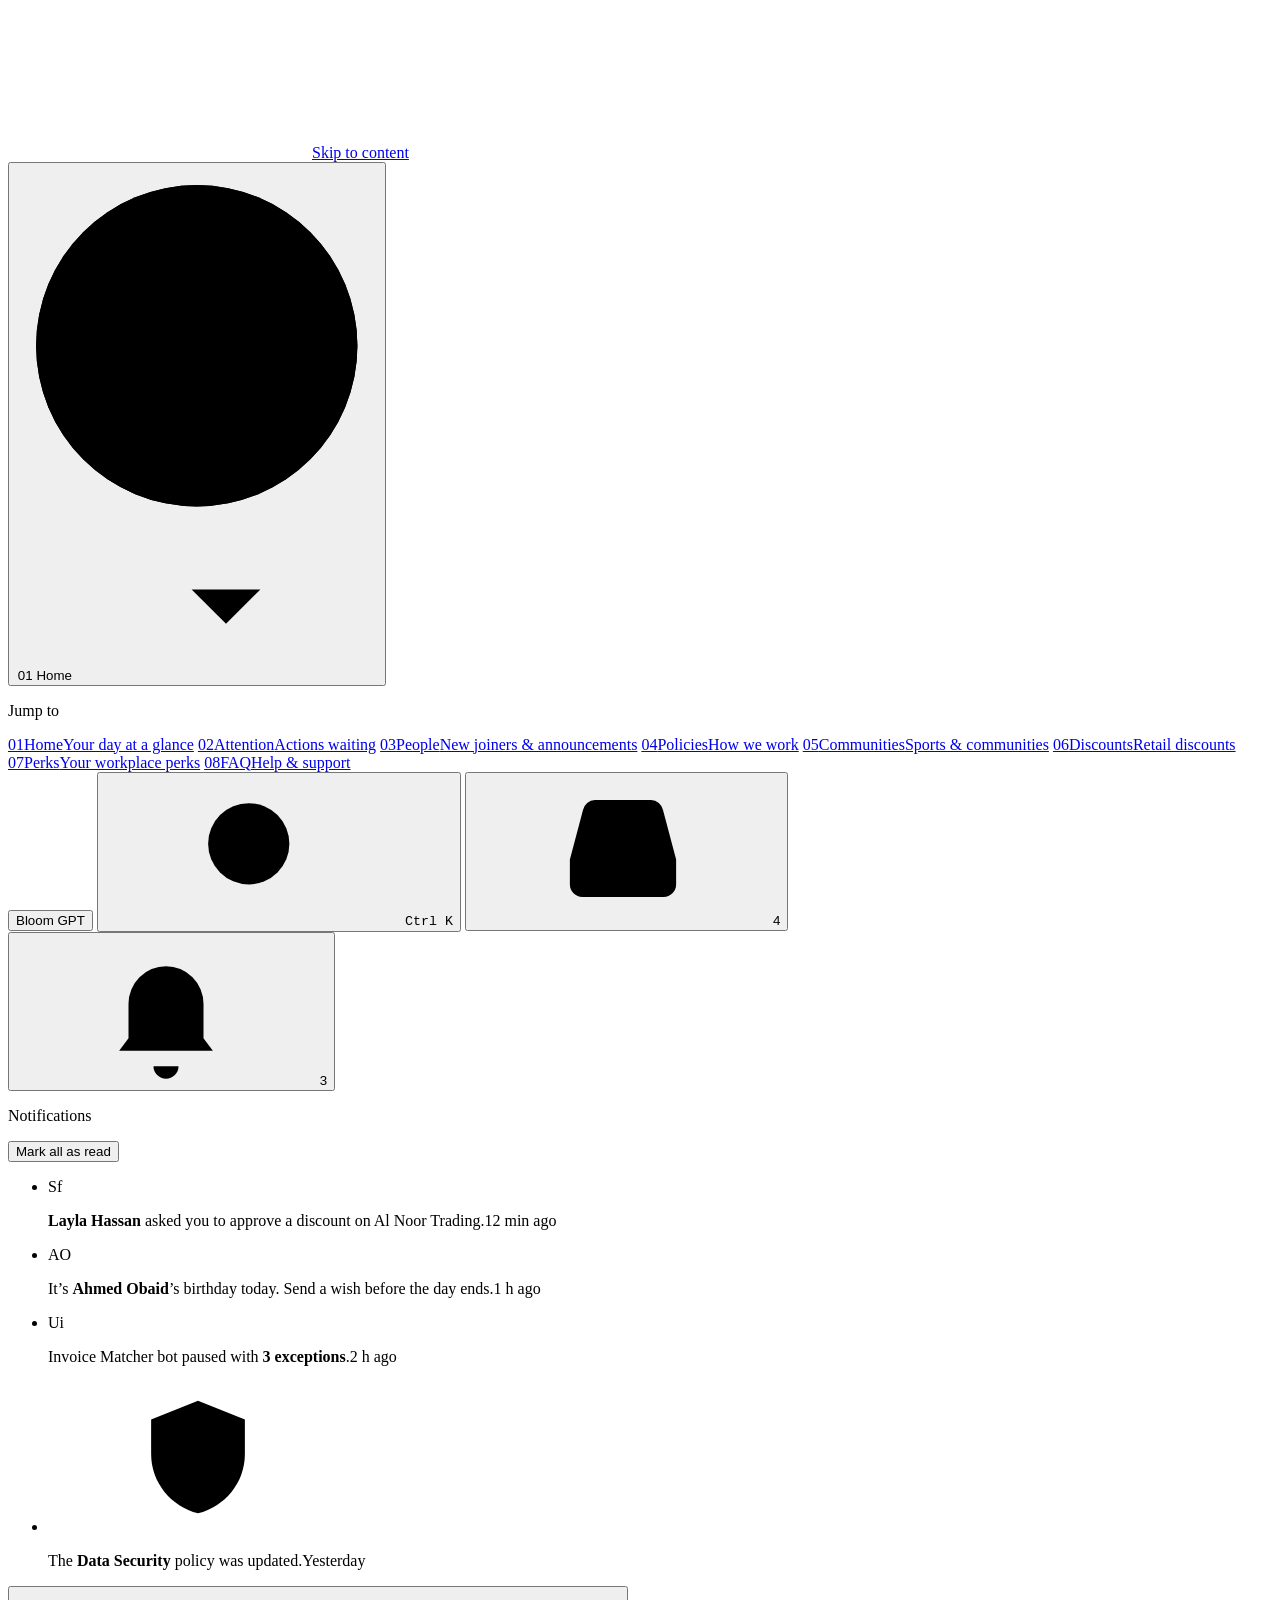
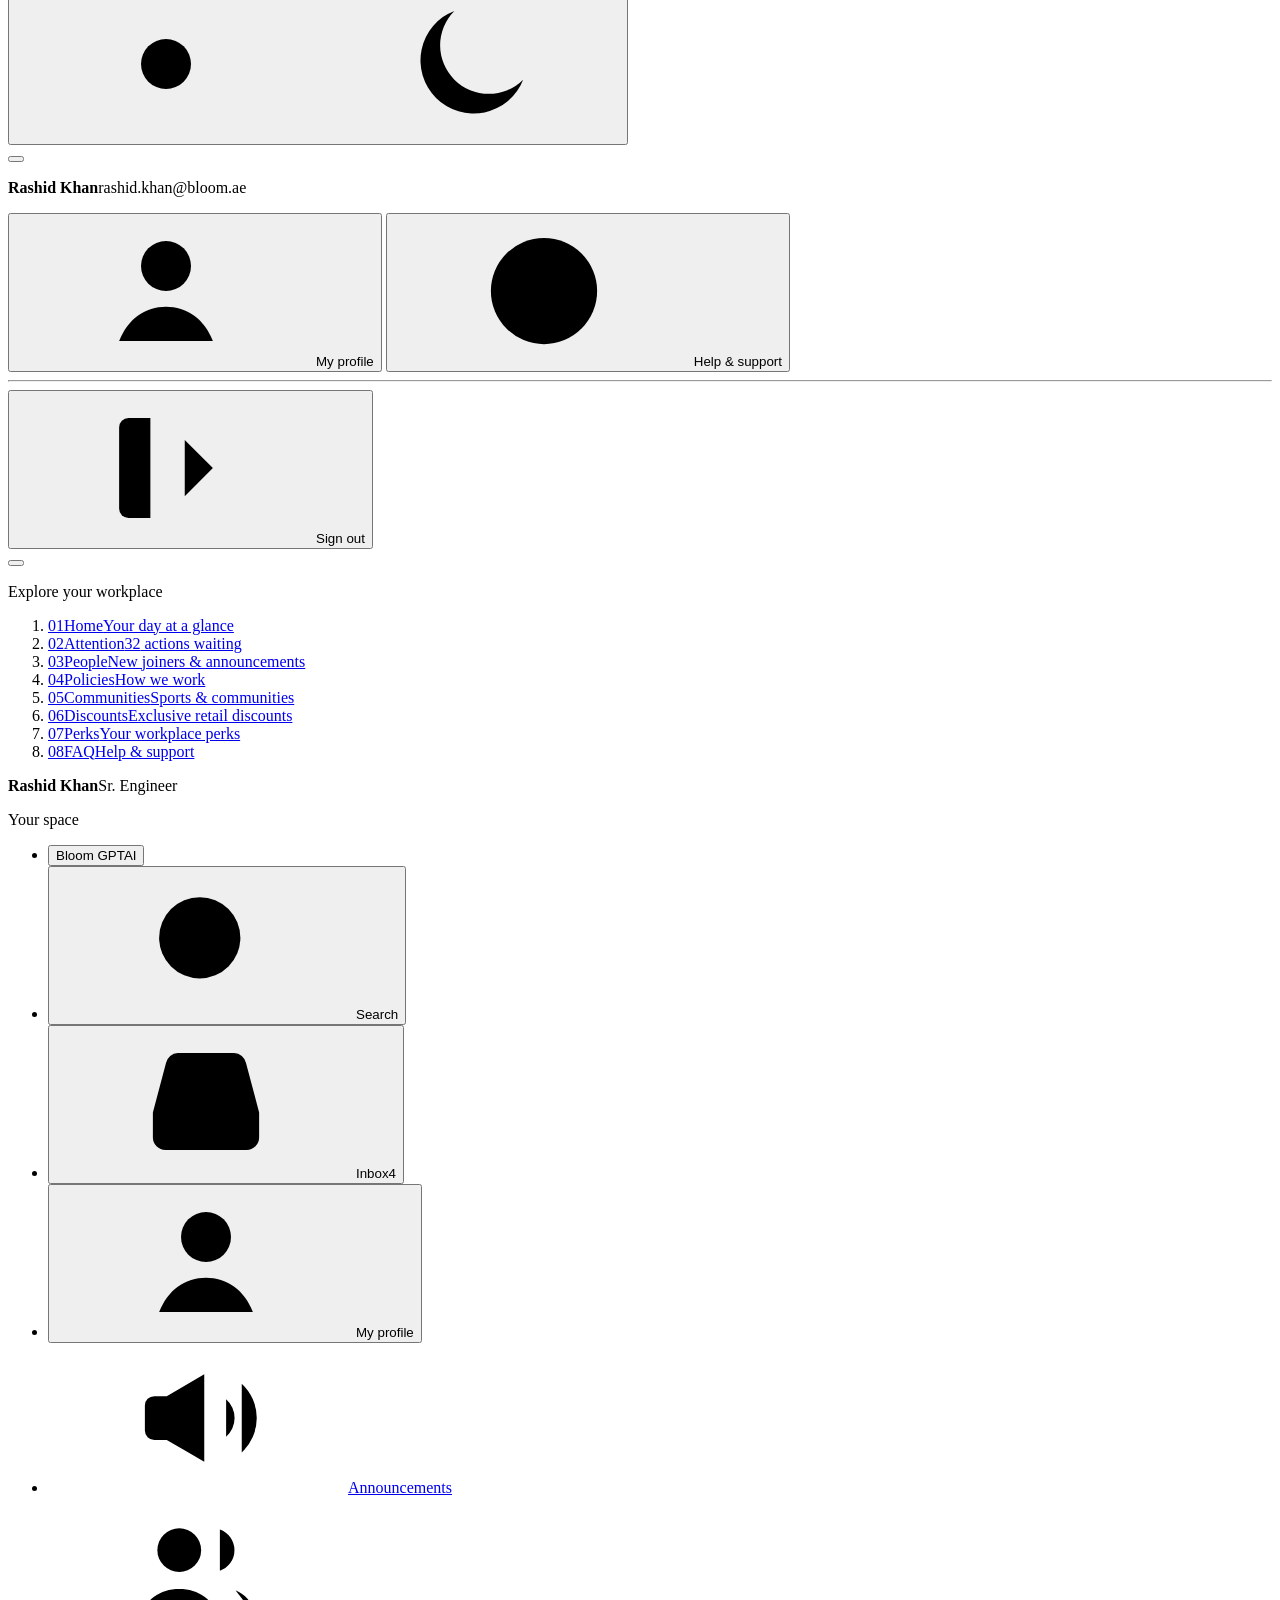
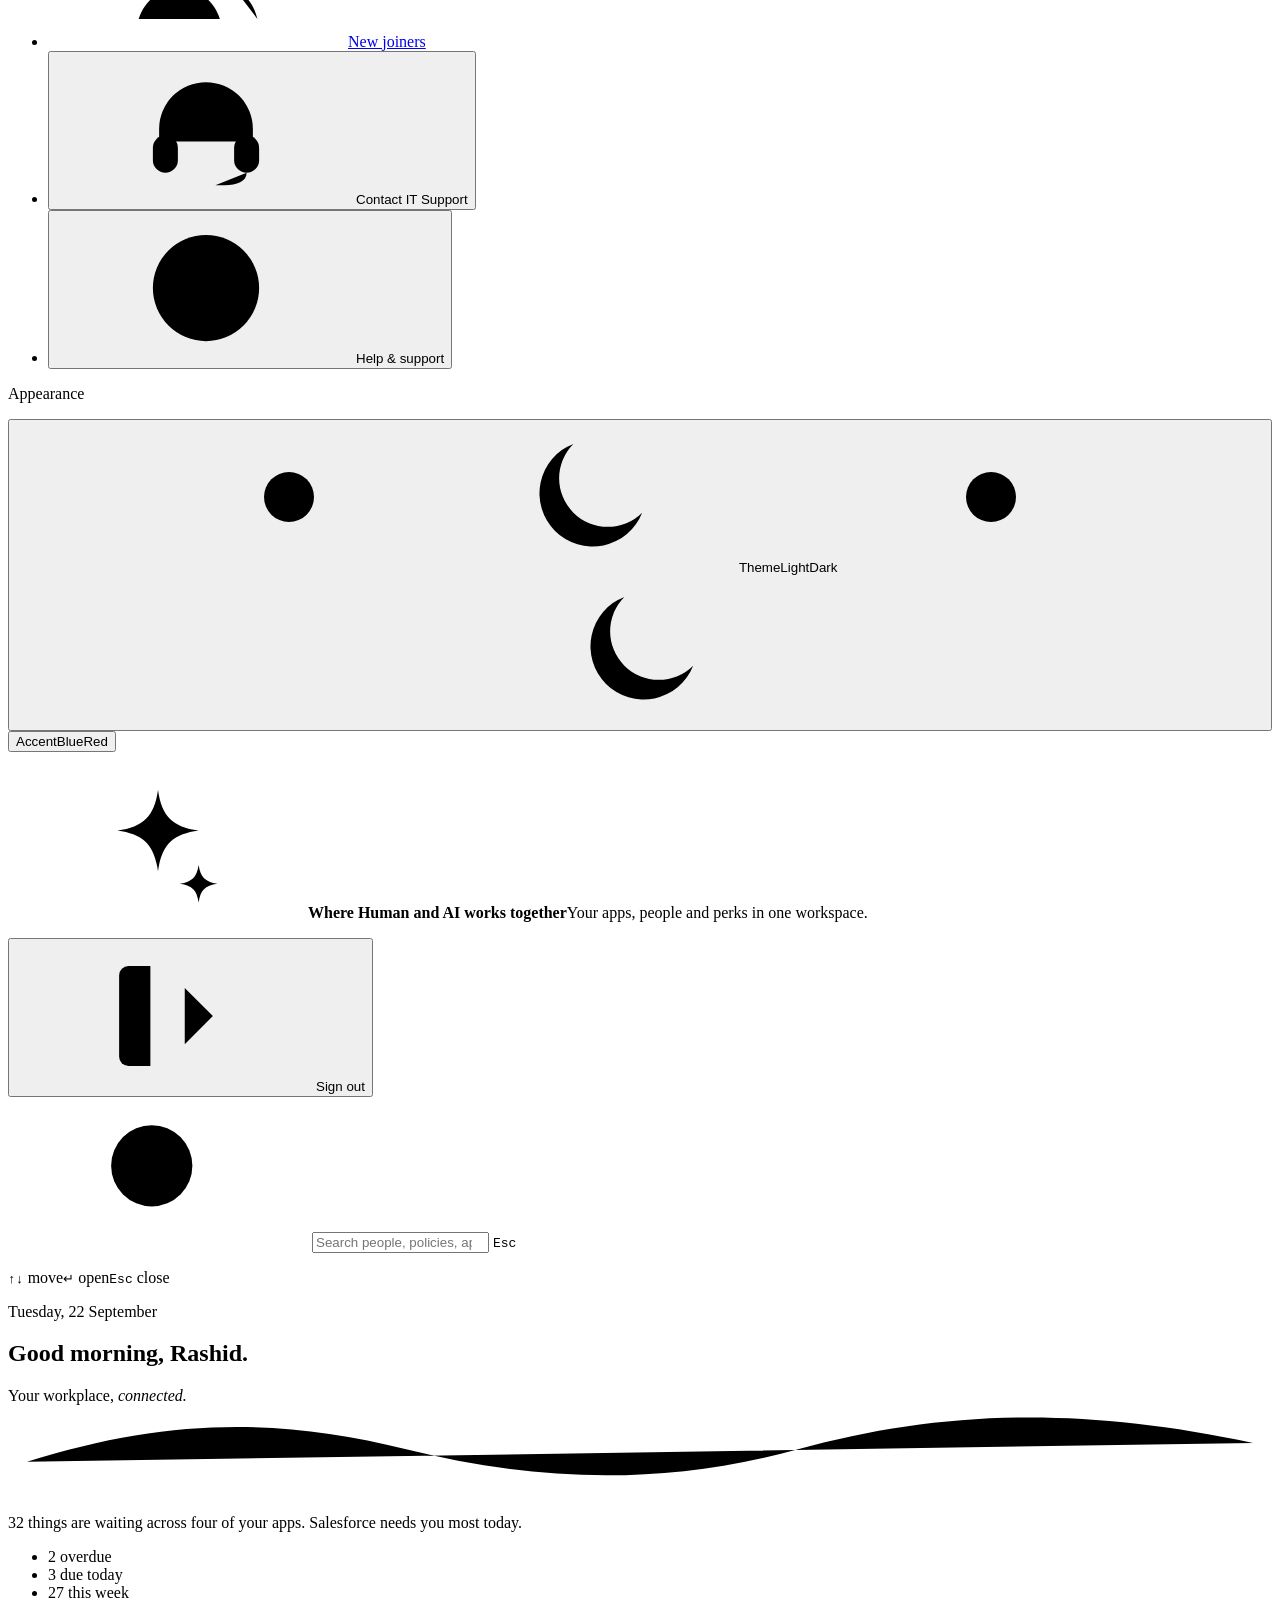
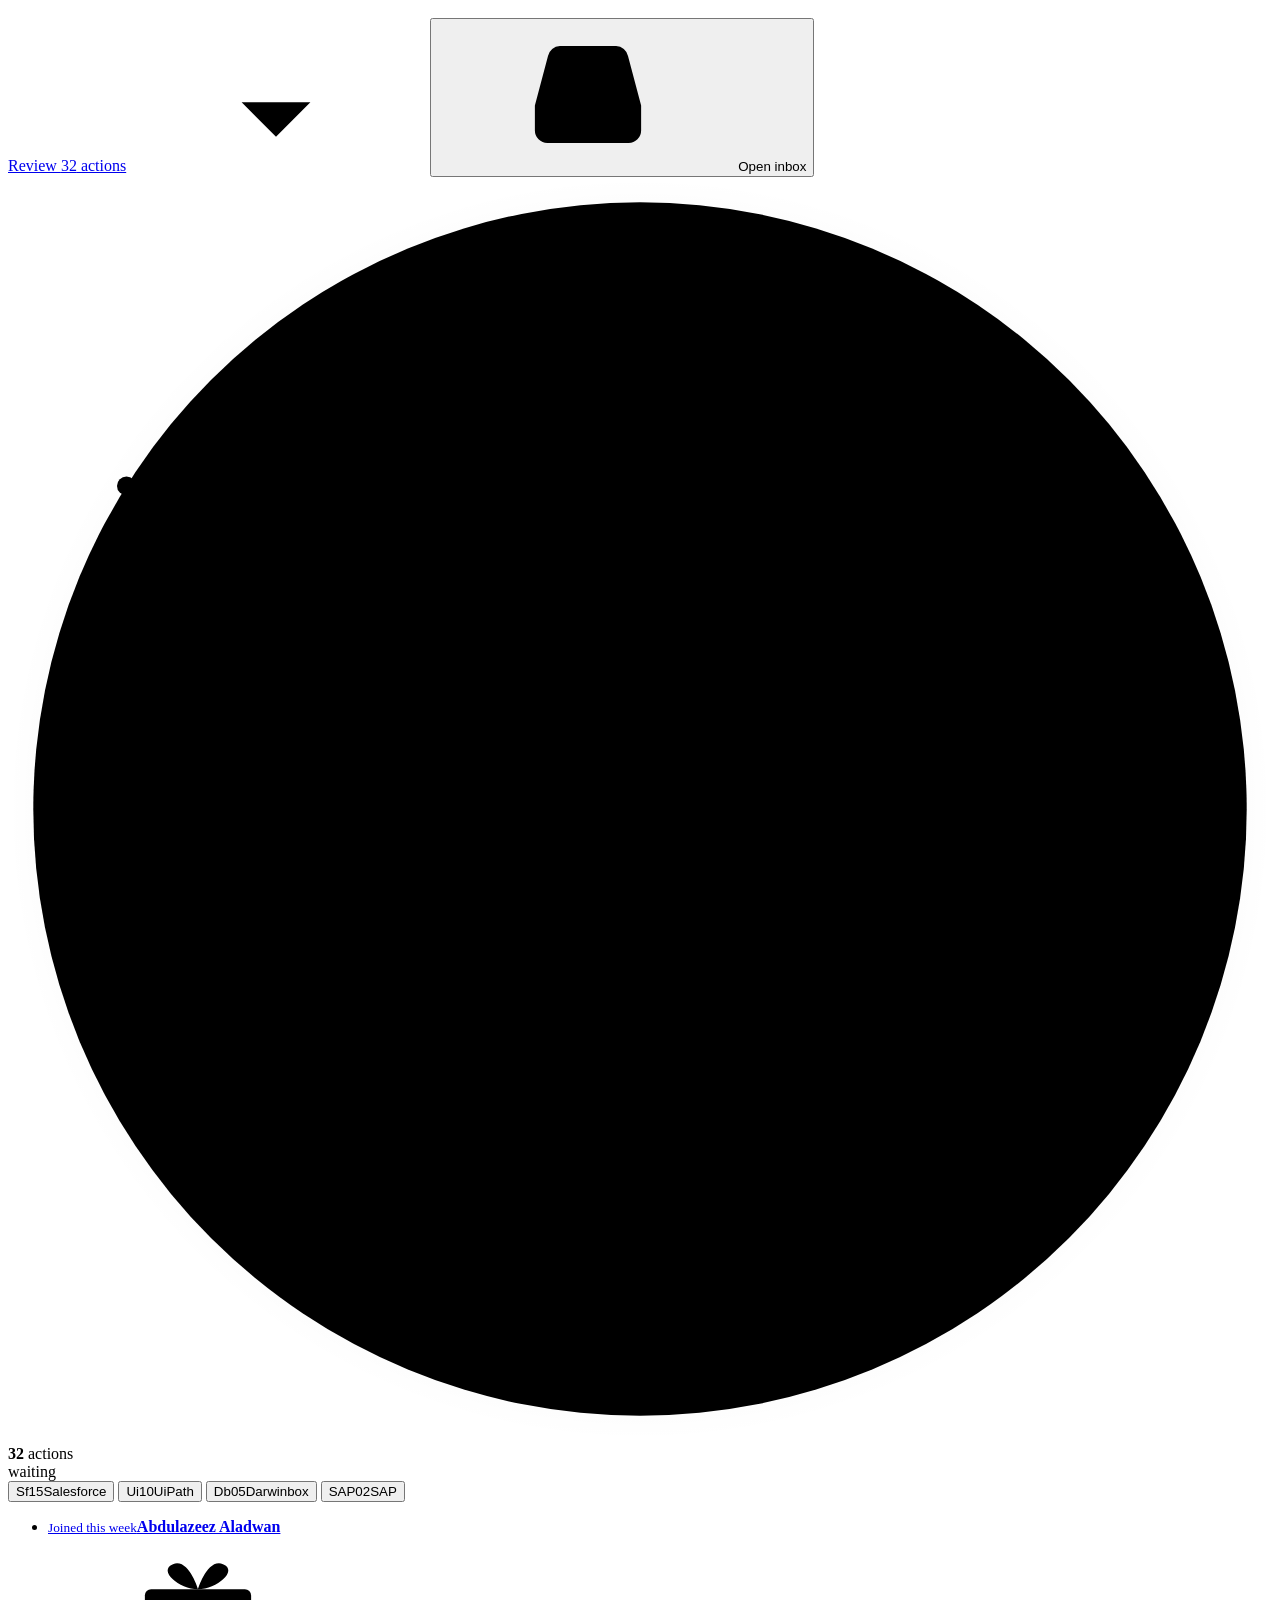
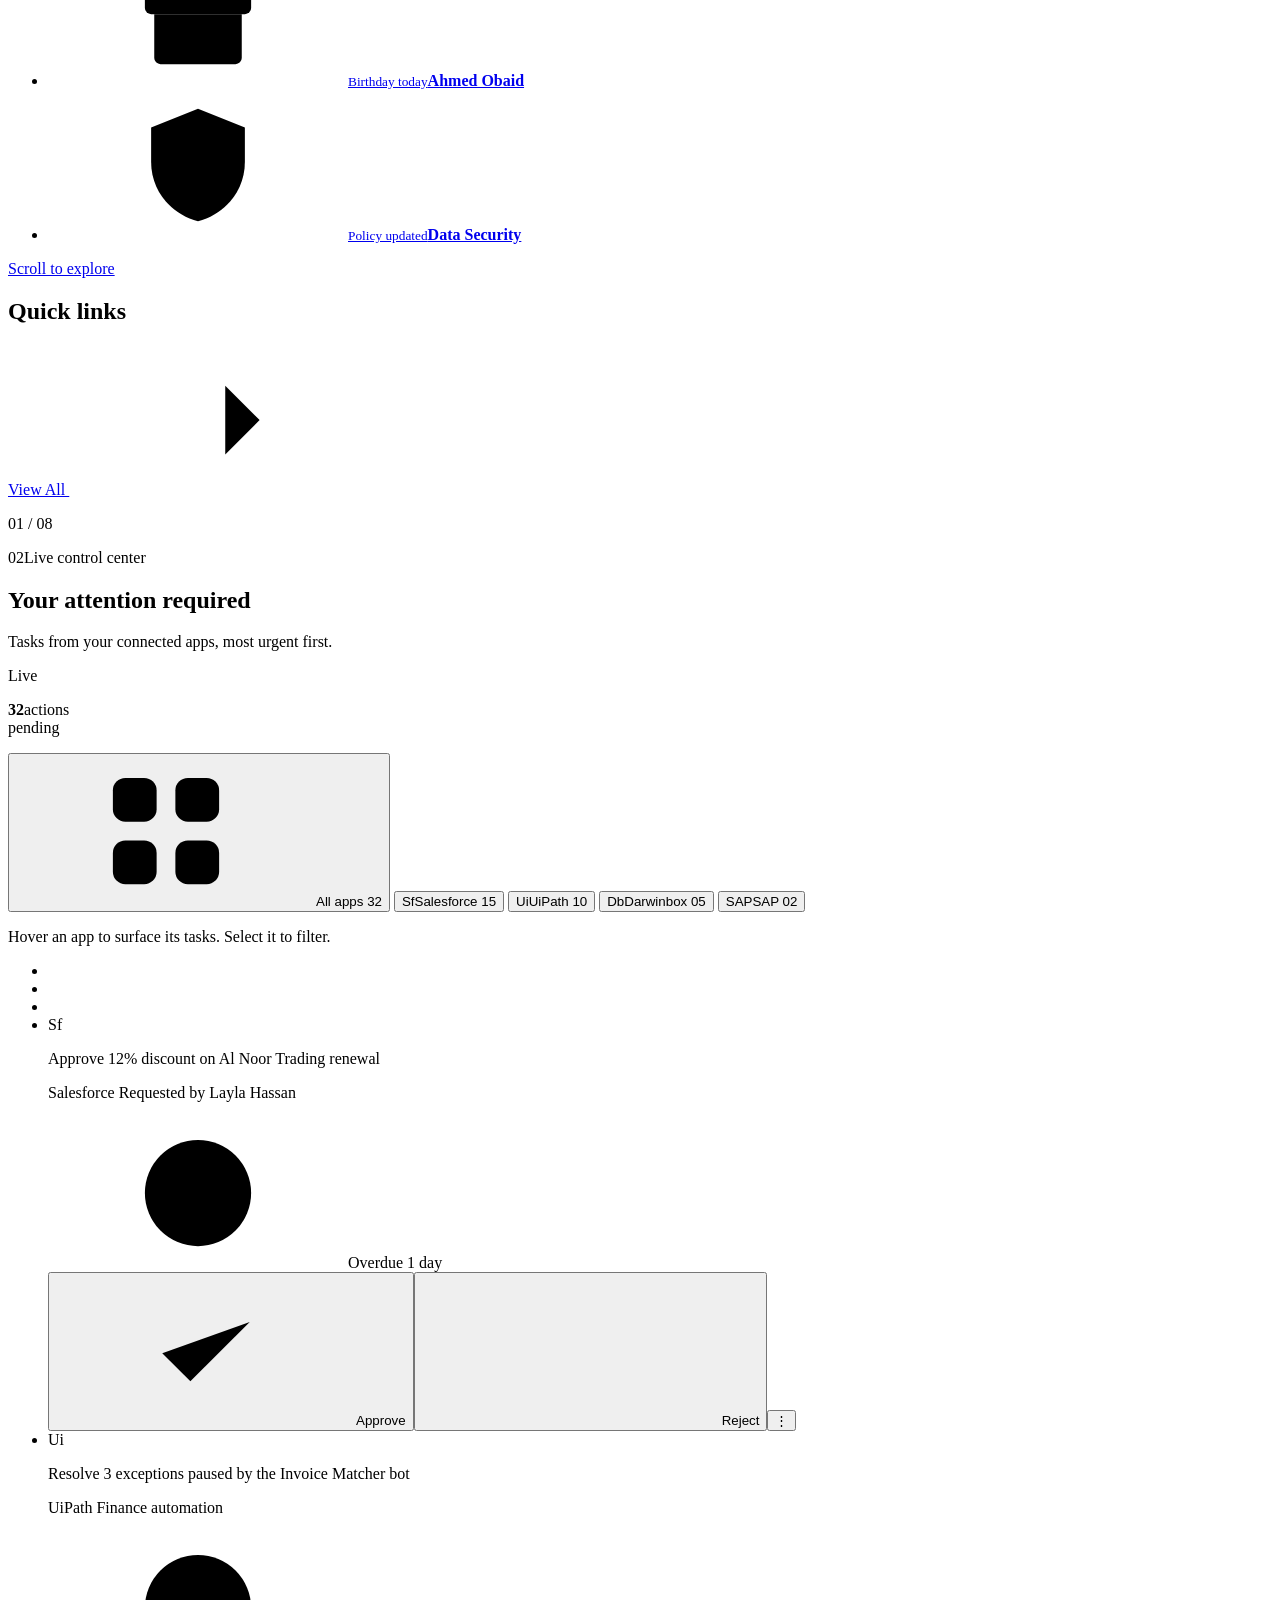
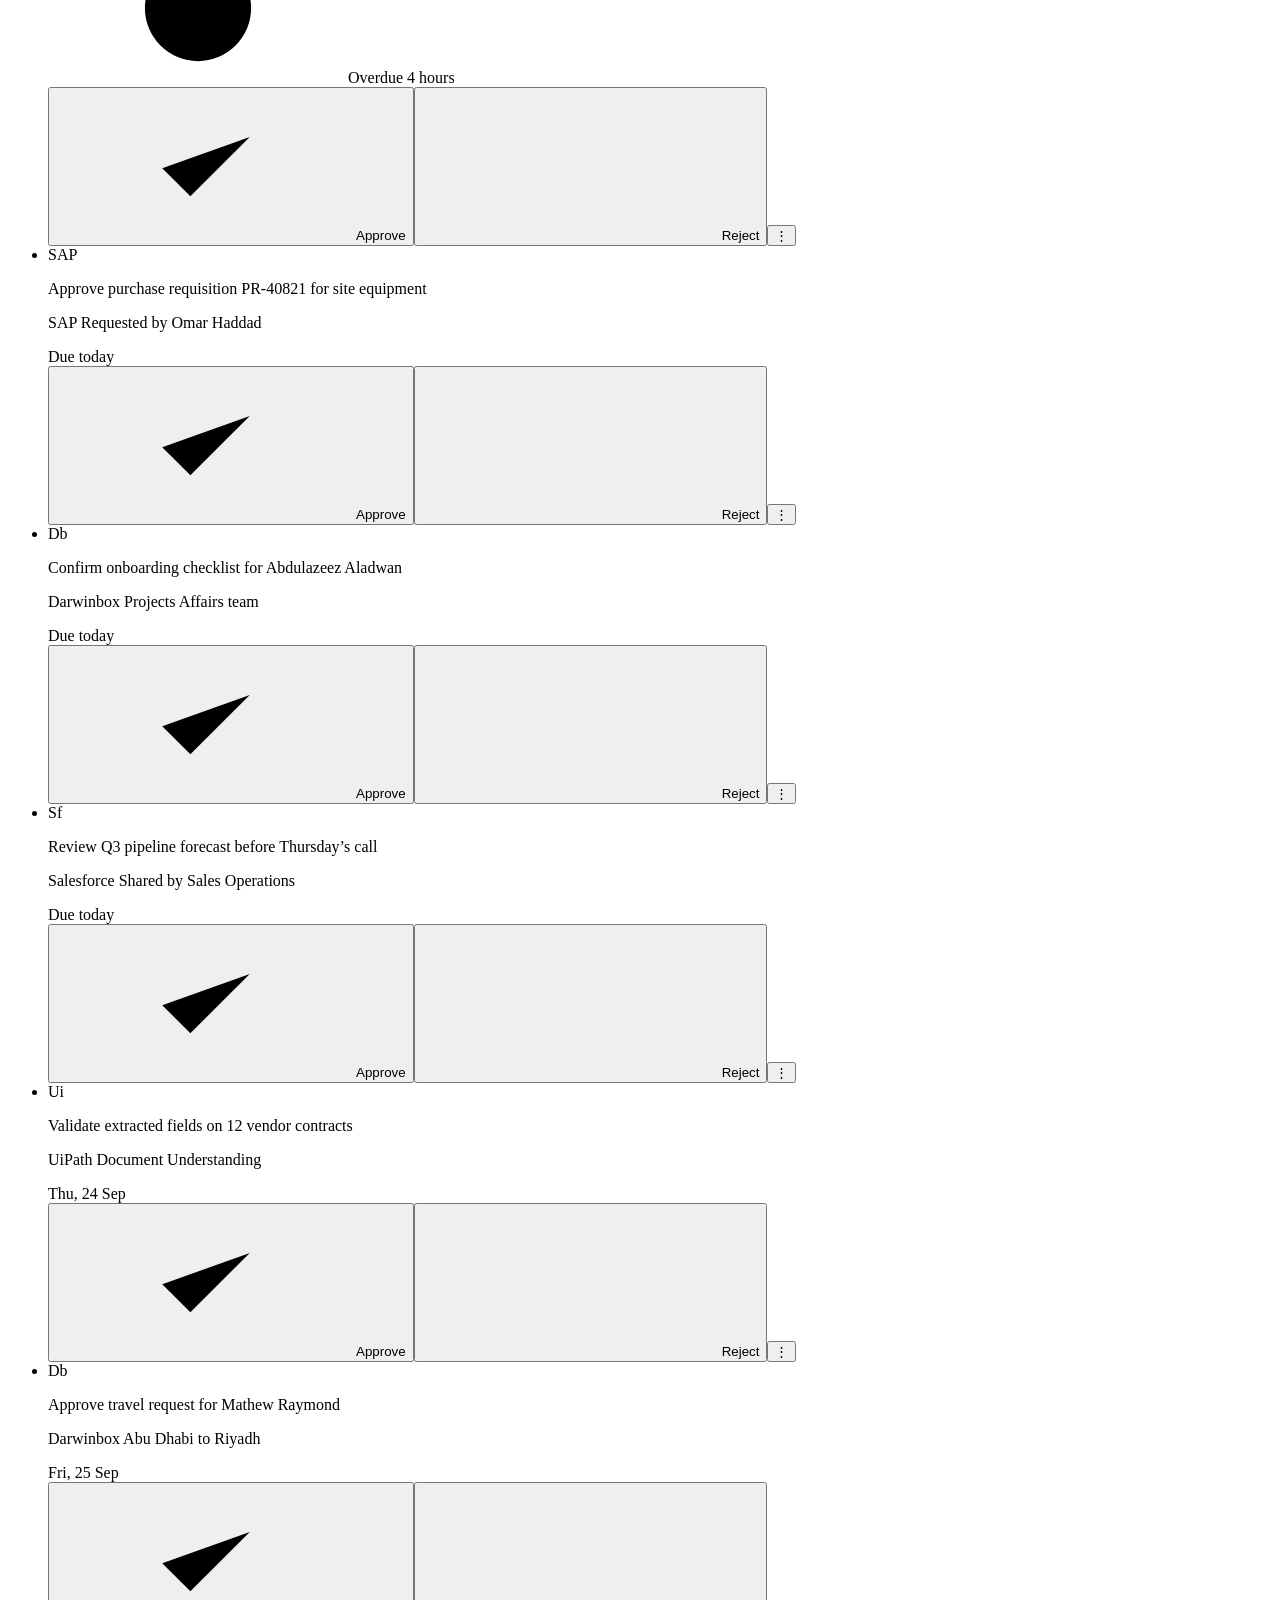
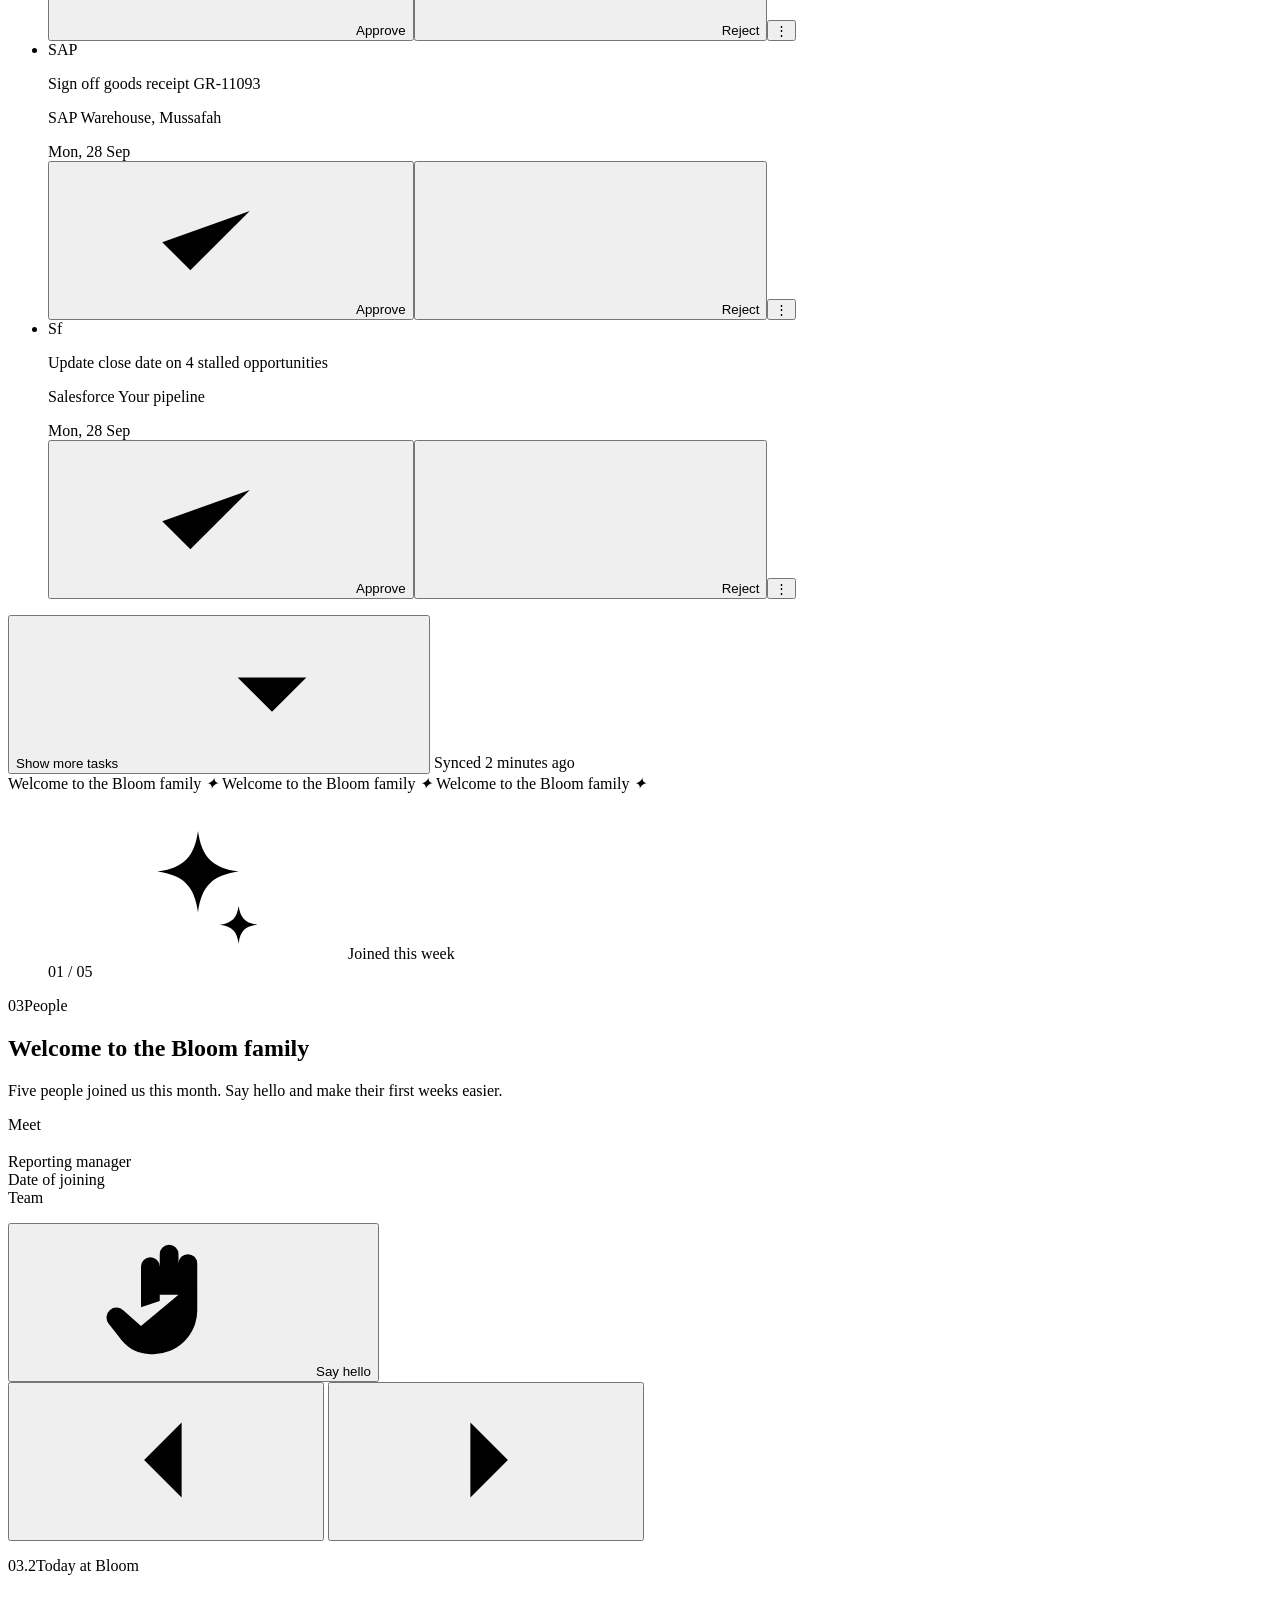
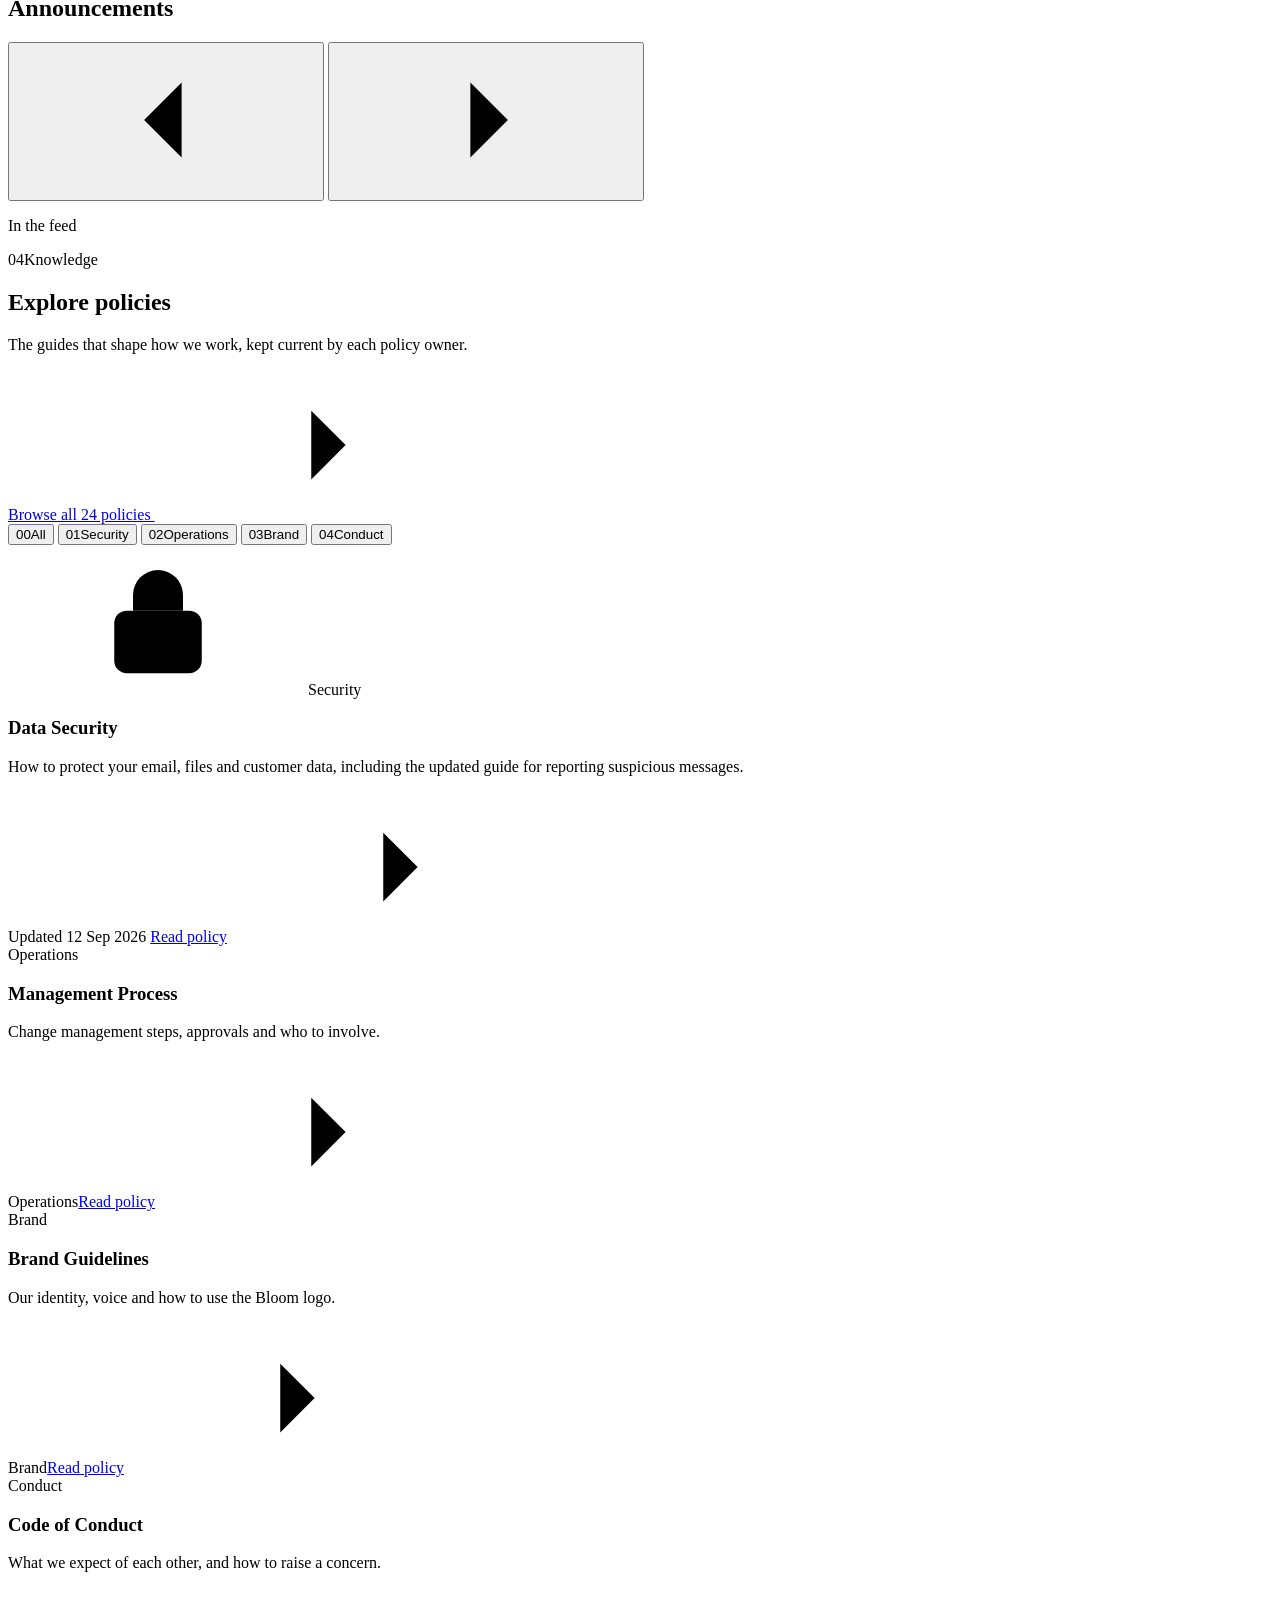
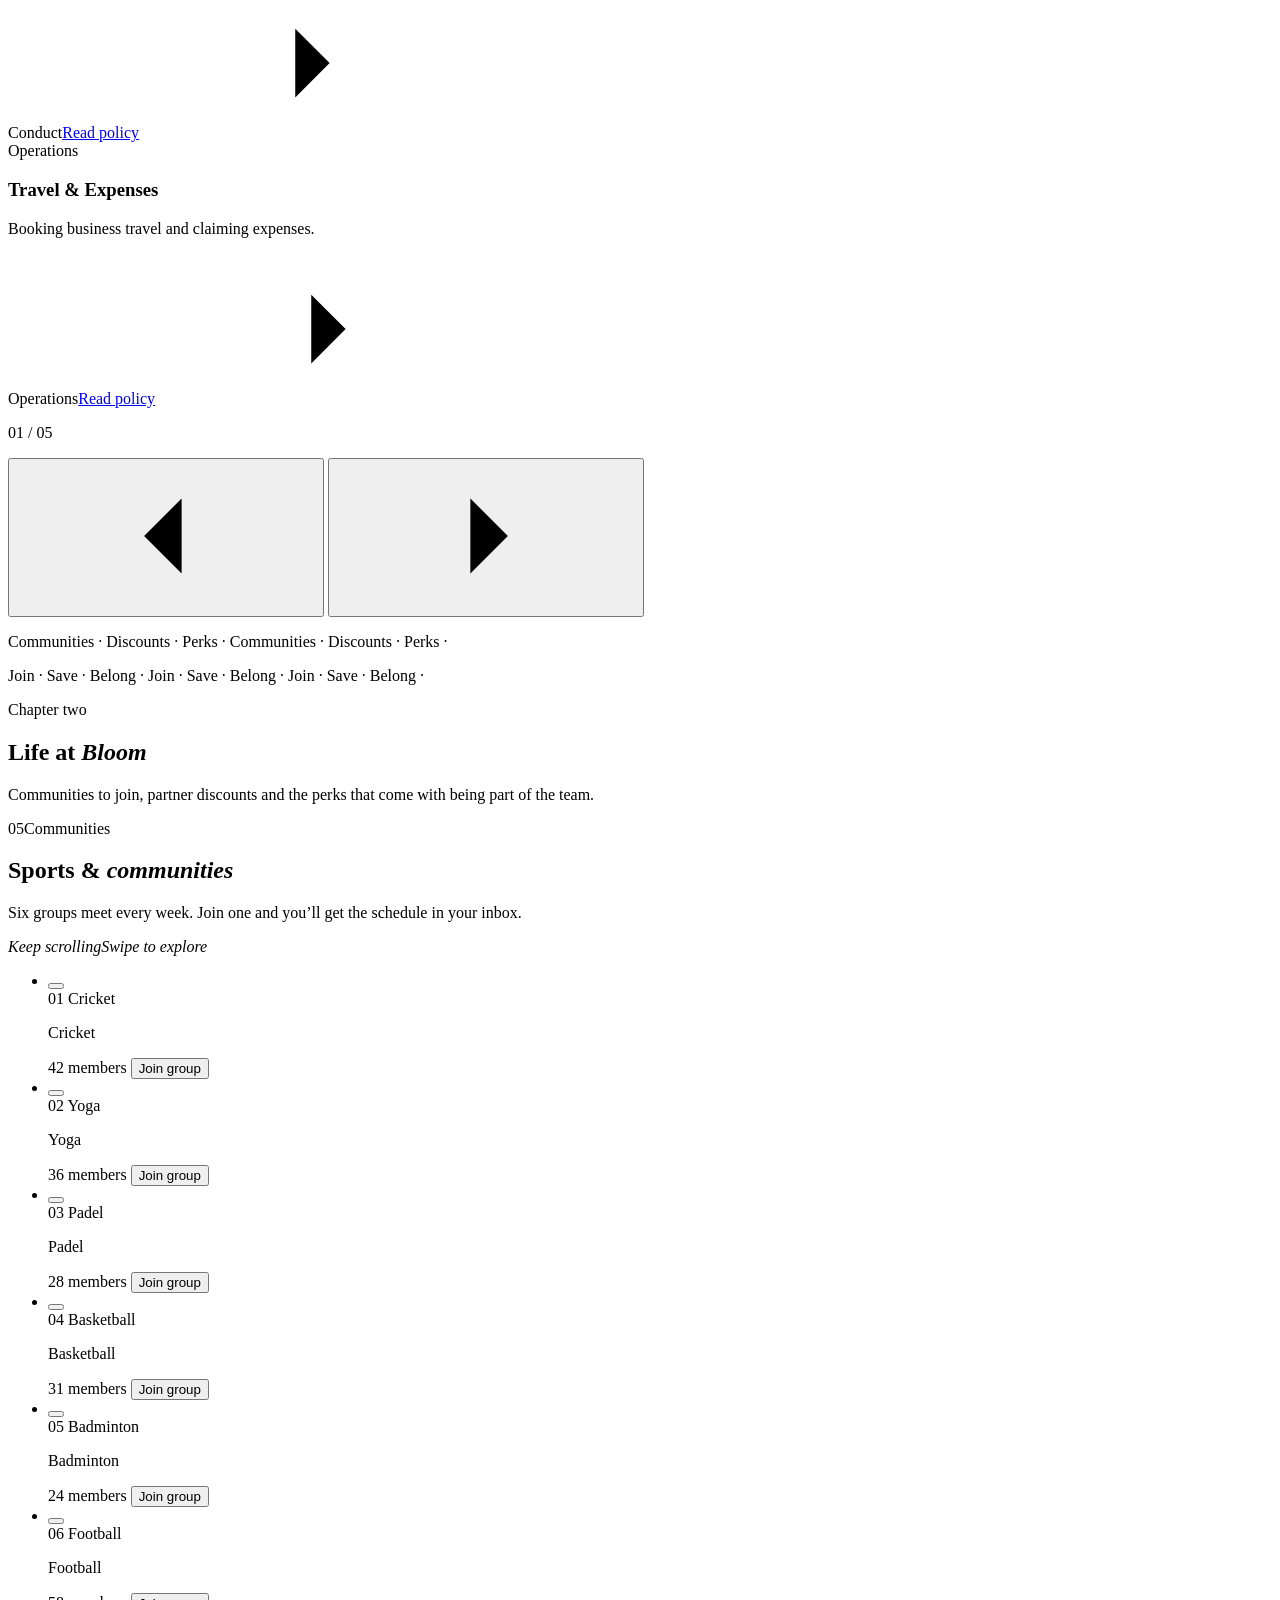
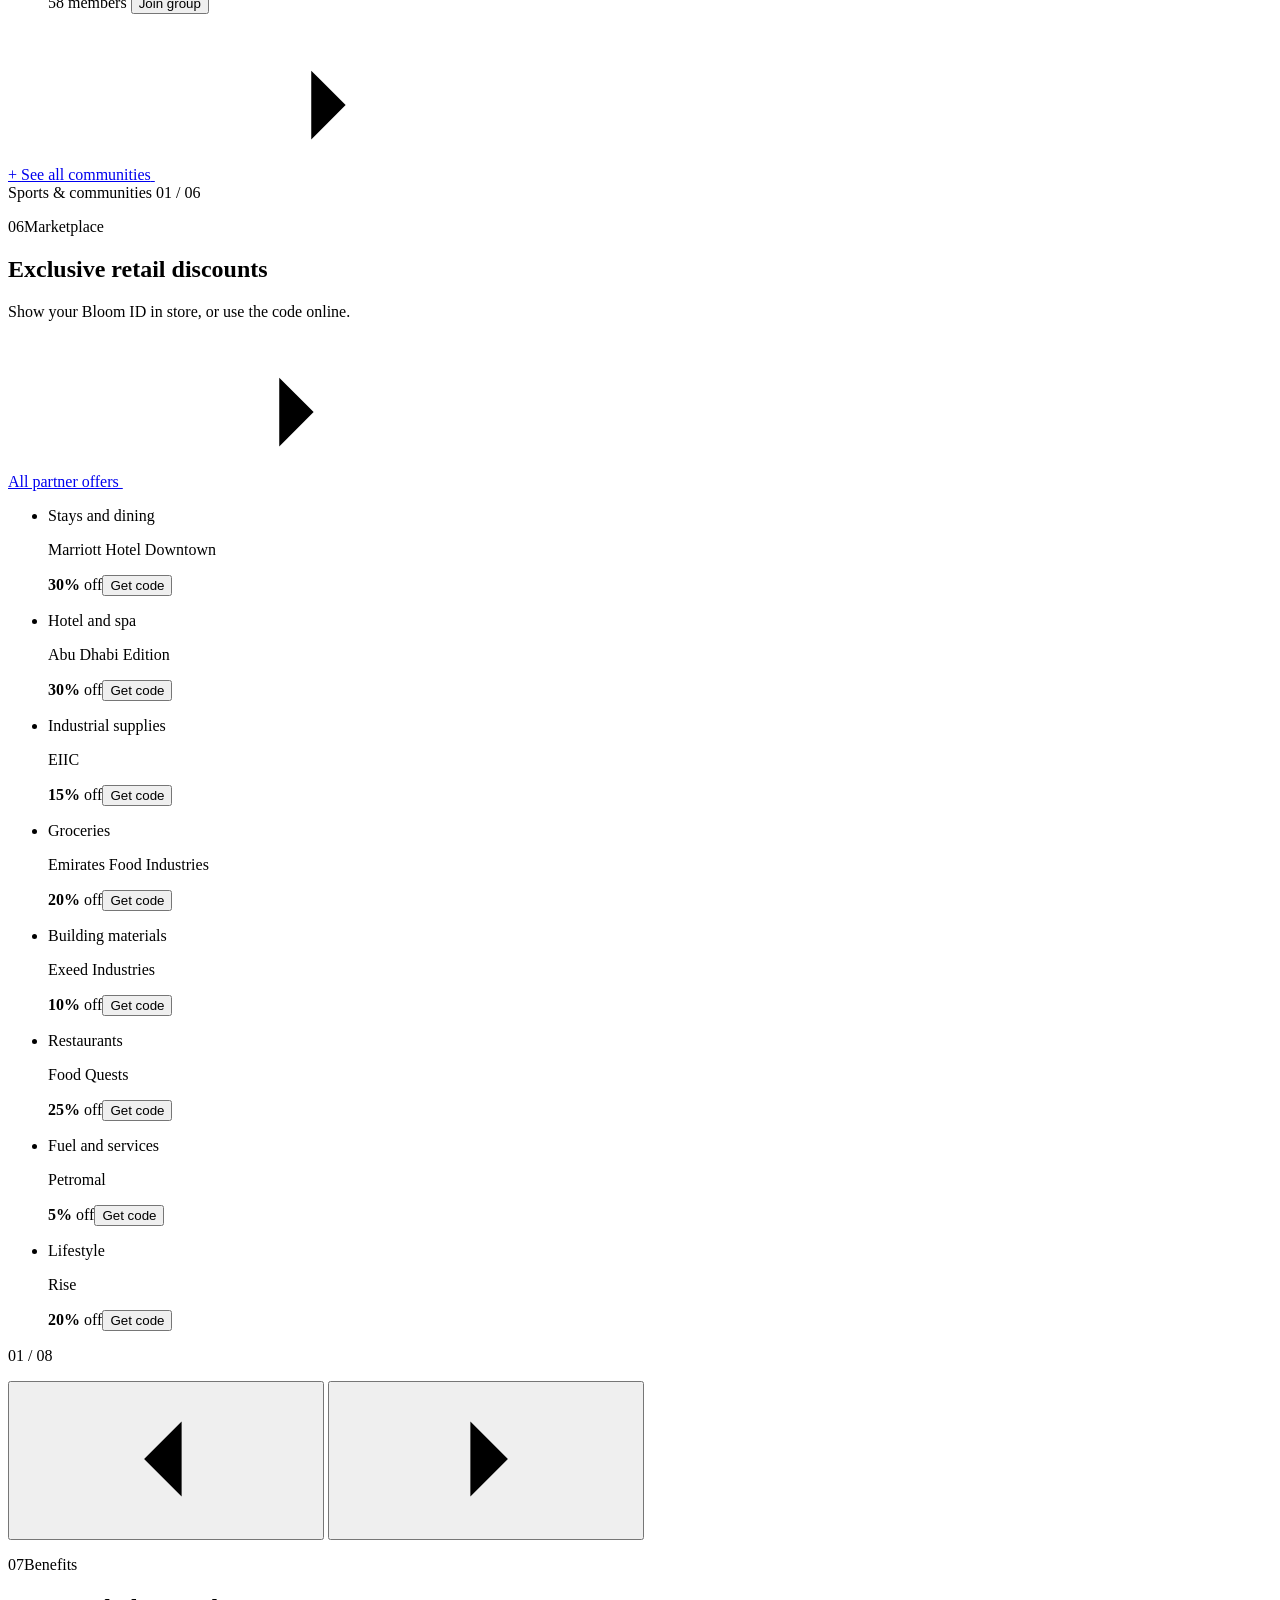
<file: src/index.html>
<!doctype html>
<html lang="en">
<head>
  <meta charset="utf-8">
  <meta name="viewport" content="width=device-width, initial-scale=1, viewport-fit=cover">
  <title>BlooMultiverse Interactive</title>
  <meta name="description" content="BlooMultiverse — the interactive employee experience where your apps, people and perks come together.">
  <meta name="theme-color" content="#F6F4EF">
  <script>
    (function () {
      var root = document.documentElement, saved = null, palette = null;
      try { saved = localStorage.getItem("bloo-theme"); palette = localStorage.getItem("bloo-x-palette"); } catch (e) {}
      // an in-page choice wins, then a theme the host page stamped, then the OS setting
      var theme = saved || root.getAttribute("data-theme") || (matchMedia("(prefers-color-scheme: dark)").matches ? "dark" : "light");
      root.setAttribute("data-theme", theme);
      if (palette === "crimson") root.setAttribute("data-palette", "crimson");
      // signed in? A Bloom ID session lasts for this tab, until Sign out
      var signedIn = false;
      try { signedIn = sessionStorage.getItem("bloo-session") === "1"; } catch (e) {}
      if (!signedIn || location.hash === "#login") root.classList.add("is-locked");
    })();
  </script>
  <link rel="icon" href="data:image/svg+xml,%3Csvg xmlns='http://www.w3.org/2000/svg' viewBox='0 0 42 43'%3E%3Cpath fill='%23922A22' d='M7.77 0v42.52h3.66V3.78h11.24c8.56.14 7.47 6.41 5.85 9.52h4.26C35.48 4.41 28.7.95 25.09 0H7.77Z'/%3E%3Cpath fill='%23922A22' d='M15.16 13.3v21.7h3.61V23.3l6.2 7.1 7.16-9.58c2.32.66 3.8 4.06 4.26 5.68 1.75 8.18-4.51 11.57-7.86 12.24l-13.37.41v3.31h12.3c11.02-1.18 13.23-9.99 12.95-14.25.19-7.14-6.39-10.94-9.7-11.94l-6.33 8.34-9.22-11.3Z'/%3E%3C/svg%3E">
  <link rel="preconnect" href="https://fonts.googleapis.com">
  <link rel="preconnect" href="https://fonts.gstatic.com" crossorigin>
  <link href="https://fonts.googleapis.com/css2?family=Bricolage+Grotesque:opsz,wght@12..96,400..800&family=Instrument+Sans:wght@400..700&family=Instrument+Serif:ital@0;1&display=swap" rel="stylesheet">
  <style>
<!-- @include styles.css -->
  </style>
  <style>
<!-- @include media.css -->
  </style>
  <script>document.documentElement.classList.add("js");</script>
</head>

<body>
  <!-- ============================================================
       ICON SPRITE — 24px line icons, referenced with <use href="#i-…">
       ============================================================ -->
  <svg class="sprite" aria-hidden="true" xmlns="http://www.w3.org/2000/svg">
    <defs>
      <symbol id="i-grid" viewBox="0 0 24 24"><rect x="3.5" y="3.5" width="7" height="7" rx="2"/><rect x="13.5" y="3.5" width="7" height="7" rx="2"/><rect x="3.5" y="13.5" width="7" height="7" rx="2"/><rect x="13.5" y="13.5" width="7" height="7" rx="2"/></symbol>
      <symbol id="i-inbox" viewBox="0 0 24 24"><path d="M3.5 13.5h5l1.5 2.5h4l1.5-2.5h5"/><path d="M5.6 5.6 3.5 13.5v4a2 2 0 0 0 2 2h13a2 2 0 0 0 2-2v-4l-2.1-7.9a2 2 0 0 0-1.9-1.6H7.5a2 2 0 0 0-1.9 1.6Z"/></symbol>
      <symbol id="i-user" viewBox="0 0 24 24"><circle cx="12" cy="8" r="4"/><path d="M4.5 20c1.4-3.6 4.2-5.5 7.5-5.5s6.1 1.9 7.5 5.5"/></symbol>
      <symbol id="i-book" viewBox="0 0 24 24"><path d="M4 5.5A2.5 2.5 0 0 1 6.5 3H20v15H6.5A2.5 2.5 0 0 0 4 20.5Z"/><path d="M4 20.5A2.5 2.5 0 0 0 6.5 23H20v-5"/><path d="M8.5 7.5h7M8.5 11h5"/></symbol>
      <symbol id="i-megaphone" viewBox="0 0 24 24"><path d="M3.5 10v4a1.5 1.5 0 0 0 1.5 1.5h2L13 19V5L7 8.5H5A1.5 1.5 0 0 0 3.5 10Z"/><path d="M16.5 9a4 4 0 0 1 0 6M19 6.5a7.5 7.5 0 0 1 0 11"/></symbol>
      <symbol id="i-ball" viewBox="0 0 24 24"><circle cx="12" cy="12" r="8.5"/><path d="m12 7.5 4 2.9-1.5 4.7h-5L8 10.4Z"/><path d="M12 3.5v4M16 10.4l4.2-1.3M14.5 15.1l2.6 3.7M9.5 15.1l-2.6 3.7M8 10.4 3.8 9.1"/></symbol>
      <symbol id="i-tag" viewBox="0 0 24 24"><path d="M3.5 12.1V4.5a1 1 0 0 1 1-1h7.6a2 2 0 0 1 1.4.6l7.4 7.4a2 2 0 0 1 0 2.8l-6.6 6.6a2 2 0 0 1-2.8 0L4.1 13.5a2 2 0 0 1-.6-1.4Z"/><circle cx="8.5" cy="8.5" r="1.5"/></symbol>
      <symbol id="i-help" viewBox="0 0 24 24"><circle cx="12" cy="12" r="8.5"/><circle cx="12" cy="12" r="3.5"/><path d="m6 6 3.5 3.5M14.5 14.5 18 18M18 6l-3.5 3.5M9.5 14.5 6 18"/></symbol>
      <symbol id="i-search" viewBox="0 0 24 24"><circle cx="11" cy="11" r="6.5"/><path d="m20 20-4.3-4.3"/></symbol>
      <symbol id="i-bell" viewBox="0 0 24 24"><path d="M6 16.5V11a6 6 0 1 1 12 0v5.5l1.5 2h-15Z"/><path d="M10 21a2 2 0 0 0 4 0"/></symbol>
      <symbol id="i-chevron-down" viewBox="0 0 24 24"><path d="m6.5 9.5 5.5 5.5 5.5-5.5"/></symbol>
      <symbol id="i-chevron-left" viewBox="0 0 24 24"><path d="m14.5 6-6 6 6 6"/></symbol>
      <symbol id="i-chevron-right" viewBox="0 0 24 24"><path d="m9.5 6 6 6-6 6"/></symbol>
      <symbol id="i-arrow" viewBox="0 0 24 24"><path d="M4.5 12h14M13 6.5l5.5 5.5-5.5 5.5"/></symbol>
      <symbol id="i-arrow-down" viewBox="0 0 24 24"><path d="M12 4.5v14M6.5 13l5.5 5.5 5.5-5.5"/></symbol>
      <symbol id="i-arrow-up" viewBox="0 0 24 24"><path d="M12 19.5v-14M6.5 11 12 5.5l5.5 5.5"/></symbol>
      <symbol id="i-arrow-ne" viewBox="0 0 24 24"><path d="M7 17 17 7M8.5 7H17v8.5"/></symbol>
      <symbol id="i-external" viewBox="0 0 24 24"><path d="M14 4.5h5.5V10M19.5 4.5l-8 8"/><path d="M18 14v4.5a1 1 0 0 1-1 1H5.5a1 1 0 0 1-1-1V7a1 1 0 0 1 1-1H10"/></symbol>
      <symbol id="i-sun" viewBox="0 0 24 24"><circle cx="12" cy="12" r="4"/><path d="M12 2v2.5M12 19.5V22M4.2 4.2l1.8 1.8M18 18l1.8 1.8M2 12h2.5M19.5 12H22M4.2 19.8 6 18M18 6l1.8-1.8"/></symbol>
      <symbol id="i-moon" viewBox="0 0 24 24"><path d="M20.5 14.5A8.5 8.5 0 1 1 9.5 3.5a7 7 0 0 0 11 11Z"/></symbol>
      <symbol id="i-upload" viewBox="0 0 24 24"><path d="M12 15.5V4.5M7.5 9 12 4.5 16.5 9"/><path d="M4.5 15v3a1.5 1.5 0 0 0 1.5 1.5h12a1.5 1.5 0 0 0 1.5-1.5v-3"/></symbol>
      <symbol id="i-mail" viewBox="0 0 24 24"><rect x="3.5" y="5.5" width="17" height="13" rx="3"/><path d="m5 8.5 7 5 7-5"/></symbol>
      <symbol id="i-headset" viewBox="0 0 24 24"><path d="M4.5 14v-2a7.5 7.5 0 0 1 15 0v2"/><rect x="3.5" y="13" width="4" height="6" rx="2"/><rect x="16.5" y="13" width="4" height="6" rx="2"/><path d="M18.5 19c0 1.4-1.6 2-3.5 2h-1.5"/></symbol>
      <symbol id="i-info" viewBox="0 0 24 24"><circle cx="12" cy="12" r="8.5"/><path d="M12 11v5M12 8h.01"/></symbol>
      <symbol id="i-forward" viewBox="0 0 24 24"><path d="m14 5.5 5.5 5.5L14 16.5"/><path d="M19 11H9a4.5 4.5 0 0 0-4.5 4.5V19"/></symbol>
      <symbol id="i-hourglass" viewBox="0 0 24 24"><path d="M7 3.5h10M7 20.5h10"/><path d="M8 3.5c0 4 4 5.5 4 8.5s-4 4.5-4 8.5M16 3.5c0 4-4 5.5-4 8.5s4 4.5 4 8.5"/></symbol>
      <symbol id="i-undo" viewBox="0 0 24 24"><path d="M9 6 4.5 10.5 9 15"/><path d="M5 10.5h9a5 5 0 0 1 0 10h-3"/></symbol>
      <symbol id="i-redo" viewBox="0 0 24 24"><path d="m15 6 4.5 4.5L15 15"/><path d="M19 10.5h-9a5 5 0 0 0 0 10h3"/></symbol>
      <symbol id="i-list" viewBox="0 0 24 24"><path d="M9.5 6.5h10.5M9.5 12h10.5M9.5 17.5h10.5M4.5 6.5h.01M4.5 12h.01M4.5 17.5h.01"/></symbol>
      <symbol id="i-align-left" viewBox="0 0 24 24"><path d="M4 6.5h16M4 12h10M4 17.5h13"/></symbol>
      <symbol id="i-align-center" viewBox="0 0 24 24"><path d="M4 6.5h16M7 12h10M5.5 17.5h13"/></symbol>
      <symbol id="i-align-right" viewBox="0 0 24 24"><path d="M4 6.5h16M10 12h10M7 17.5h13"/></symbol>
      <symbol id="i-align-justify" viewBox="0 0 24 24"><path d="M4 6.5h16M4 12h16M4 17.5h16"/></symbol>
      <symbol id="i-expand" viewBox="0 0 24 24"><path d="M9 4.5H5.5a1 1 0 0 0-1 1V9M15 4.5h3.5a1 1 0 0 1 1 1V9M9 19.5H5.5a1 1 0 0 1-1-1V15M15 19.5h3.5a1 1 0 0 0 1-1V15"/></symbol>
      <symbol id="i-collapse" viewBox="0 0 24 24"><path d="M4.5 9H8a1 1 0 0 0 1-1V4.5M19.5 9H16a1 1 0 0 1-1-1V4.5M4.5 15H8a1 1 0 0 1 1 1v3.5M19.5 15H16a1 1 0 0 0-1 1v3.5"/></symbol>
      <symbol id="i-grip" viewBox="0 0 24 24"><path d="M9 6h.01M15 6h.01M9 12h.01M15 12h.01M9 18h.01M15 18h.01" stroke-width="3"/></symbol>
      <symbol id="i-minus" viewBox="0 0 24 24"><path d="M5.5 12h13"/></symbol>
      <symbol id="i-x" viewBox="0 0 24 24"><path d="m6 6 12 12M18 6 6 18"/></symbol>
      <symbol id="i-clock" viewBox="0 0 24 24"><circle cx="12" cy="12" r="8.5"/><path d="M12 7.5V12l3 2"/></symbol>
      <symbol id="i-check" viewBox="0 0 24 24"><path d="m5 12.5 4.5 4.5L19 7.5"/></symbol>
      <symbol id="i-gift" viewBox="0 0 24 24"><rect x="3.5" y="8.5" width="17" height="4" rx="1"/><path d="M5 12.5v7a1 1 0 0 0 1 1h12a1 1 0 0 0 1-1v-7M12 8.5v12"/><path d="M12 8.5S10.5 3.5 8 4.5 9 8.5 12 8.5Zm0 0s1.5-5 4-4-1 4-4 4Z"/></symbol>
      <symbol id="i-wave" viewBox="0 0 24 24"><path d="M8 13V6.5a1.5 1.5 0 0 1 3 0V12M11 11V4.5a1.5 1.5 0 0 1 3 0V11M14 11V6a1.5 1.5 0 0 1 3 0v7.5a7 7 0 0 1-7 7h-.5a6 6 0 0 1-4.6-2.2L2.8 15.6a1.6 1.6 0 0 1 2.4-2.1L8 16"/></symbol>
      <symbol id="i-users" viewBox="0 0 24 24"><circle cx="9" cy="8.5" r="3.5"/><path d="M2.5 19.5c1-3.1 3.4-4.8 6.5-4.8s5.5 1.7 6.5 4.8"/><path d="M15.5 5.2a3.5 3.5 0 0 1 0 6.6M18 14.9c1.7.7 2.9 2.2 3.5 4.6"/></symbol>
      <symbol id="i-copy" viewBox="0 0 24 24"><rect x="8.5" y="8.5" width="11" height="11" rx="2"/><path d="M15.5 8.5v-3a1 1 0 0 0-1-1h-9a1 1 0 0 0-1 1v9a1 1 0 0 0 1 1h3"/></symbol>
      <symbol id="i-shield" viewBox="0 0 24 24"><path d="M12 3 4.5 6v5.5c0 4.6 3.2 8.4 7.5 9.5 4.3-1.1 7.5-4.9 7.5-9.5V6Z"/><path d="m9 12 2.2 2.2L15.5 10"/></symbol>
      <symbol id="i-logout" viewBox="0 0 24 24"><path d="M9.5 20H6a1.5 1.5 0 0 1-1.5-1.5v-13A1.5 1.5 0 0 1 6 4h3.5"/><path d="M15 16.5 19.5 12 15 7.5M19.5 12H9.5"/></symbol>
      <symbol id="i-plane" viewBox="0 0 24 24"><path d="M17.8 19.2 16 11l3.5-3.5C21 6 21.5 4 21 3c-1-.5-3 0-4.5 1.5L13 8 4.8 6.2c-.5-.1-.9.1-1.1.5l-.3.5c-.2.5-.1 1 .3 1.3L9 12l-2 3H4l-1 1 3 2 2 3 1-1v-3l3-2 3.5 5.3c.3.4.8.5 1.3.3l.5-.2c.4-.3.6-.7.5-1.2Z"/></symbol>
      <symbol id="i-globe" viewBox="0 0 24 24"><circle cx="12" cy="12" r="8.5"/><path d="M3.5 12h17M12 3.5c2.3 2.4 3.5 5.2 3.5 8.5s-1.2 6.1-3.5 8.5c-2.3-2.4-3.5-5.2-3.5-8.5s1.2-6.1 3.5-8.5Z"/></symbol>
      <symbol id="i-heart" viewBox="0 0 24 24"><path d="M12 20.5s-8-4.6-8-10.3A4.4 4.4 0 0 1 12 7.6a4.4 4.4 0 0 1 8 2.6c0 5.7-8 10.3-8 10.3Z"/></symbol>
      <symbol id="i-pulse" viewBox="0 0 24 24"><path d="M3.5 12h4l2-5 4 10 2-5h5"/></symbol>
      <symbol id="i-wallet" viewBox="0 0 24 24"><path d="M4 7.5A2.5 2.5 0 0 1 6.5 5H18v3"/><rect x="4" y="8" width="16.5" height="11" rx="2.5"/><path d="M20.5 12h-3.5a1.5 1.5 0 0 0 0 3h3.5"/></symbol>
      <symbol id="i-phone" viewBox="0 0 24 24"><rect x="6.5" y="3" width="11" height="18" rx="2.5"/><path d="M10.5 18h3"/></symbol>
      <symbol id="i-leaf" viewBox="0 0 24 24"><path d="M5 19c0-8 5-13 14-14 0 9-5 14-13 14"/><path d="M5 19c3-4 6-6.5 9.5-8.5"/></symbol>
      <symbol id="i-cake" viewBox="0 0 24 24"><path d="M4.5 20.5v-7a2 2 0 0 1 2-2h11a2 2 0 0 1 2 2v7M3.5 20.5h17"/><path d="M4.5 15.5c1.5 1.3 3 1.3 4.5 0s3-1.3 4.5 0 3 1.3 4.5 0 1.5-1 1.5-1M12 11.5V8"/><path d="M12 8c-1.1 0-1.8-.9-1.4-2L12 3.5 13.4 6c.4 1.1-.3 2-1.4 2Z"/></symbol>
      <symbol id="i-cap" viewBox="0 0 24 24"><path d="m2.5 9.5 9.5-5 9.5 5-9.5 5Z"/><path d="M6.5 11.6v4.4c1.5 1.6 3.4 2.5 5.5 2.5s4-.9 5.5-2.5v-4.4M21.5 9.5v5"/></symbol>
      <symbol id="i-flame" viewBox="0 0 24 24"><path d="M8.5 14.5A2.5 2.5 0 0 0 11 12c0-1.4-.5-2-1-3-1.1-2.1-.2-4.1 2-6 .5 2.5 2 4.9 4 6.5 2 1.6 3 3.5 3 5.5a7 7 0 1 1-14 0c0-1.2.4-2.3 1-3a2.5 2.5 0 0 0 2.5 2.5Z"/></symbol>
      <symbol id="i-bolt" viewBox="0 0 24 24"><path d="M13 2.5 4.5 13.5h6.5l-1 8 8.5-11h-6.5Z"/></symbol>
      <symbol id="i-calendar" viewBox="0 0 24 24"><rect x="3.5" y="5" width="17" height="15.5" rx="2.5"/><path d="M3.5 10h17M8 3v4M16 3v4"/></symbol>
      <symbol id="i-sparkle" viewBox="0 0 24 24"><path d="M12 3.5c.6 4.2 2.3 5.9 6.5 6.5-4.2.6-5.9 2.3-6.5 6.5-.6-4.2-2.3-5.9-6.5-6.5 4.2-.6 5.9-2.3 6.5-6.5Z"/><path d="M18.5 15.5c.3 1.9 1 2.7 3 3-2 .3-2.7 1-3 3-.3-2-1-2.7-3-3 2-.3 2.7-1.1 3-3Z"/></symbol>
      <symbol id="i-plus" viewBox="0 0 24 24"><path d="M12 5v14M5 12h14"/></symbol>
      <symbol id="i-doc" viewBox="0 0 24 24"><path d="M14 3.5H7.5a2 2 0 0 0-2 2v13a2 2 0 0 0 2 2h9a2 2 0 0 0 2-2V8Z"/><path d="M14 3.5V8h4.5M9 12.5h6M9 16h4"/></symbol>
      <symbol id="i-edit" viewBox="0 0 24 24"><path d="M4.5 19.5h4l10-10a2.1 2.1 0 0 0-3-3l-10 10Z"/><path d="m13.5 8.5 3 3"/></symbol>
      <symbol id="i-trash" viewBox="0 0 24 24"><path d="M4.5 7h15M9.5 7V4.5h5V7M6.5 7l1 12.5a1.5 1.5 0 0 0 1.5 1.5h6a1.5 1.5 0 0 0 1.5-1.5L17.5 7"/><path d="M10 11v6M14 11v6"/></symbol>
      <symbol id="i-send" viewBox="0 0 24 24"><path d="M20.5 3.5 10 14M20.5 3.5 14 20.5l-4-6.5-6.5-4Z"/></symbol>
      <symbol id="i-filter" viewBox="0 0 24 24"><path d="M4 7h10M18 7h2M4 17h4M12 17h8"/><circle cx="16" cy="7" r="2"/><circle cx="10" cy="17" r="2"/></symbol>
      <symbol id="i-eye" viewBox="0 0 24 24"><path d="M2.5 12S6 5.5 12 5.5 21.5 12 21.5 12 18 18.5 12 18.5 2.5 12 2.5 12Z"/><circle cx="12" cy="12" r="3"/></symbol>
      <symbol id="i-return" viewBox="0 0 24 24"><path d="M9 14 4.5 9.5 9 5"/><path d="M4.5 9.5h10a5 5 0 0 1 0 10H11"/></symbol>
      <symbol id="i-archive" viewBox="0 0 24 24"><rect x="3.5" y="4.5" width="17" height="4.5" rx="1.5"/><path d="M5 9v9a2 2 0 0 0 2 2h10a2 2 0 0 0 2-2V9M10 13h4"/></symbol>
      <symbol id="i-bellring" viewBox="0 0 24 24"><path d="M6 16.5V11a6 6 0 1 1 12 0v5.5l1.5 2h-15Z"/><path d="M10 21a2 2 0 0 0 4 0M3 7.5A9 9 0 0 1 6 3.5M21 7.5a9 9 0 0 0-3-4"/></symbol>
      <symbol id="i-lock" viewBox="0 0 24 24"><rect x="5" y="10.5" width="14" height="10" rx="2"/><path d="M8 10.5V8a4 4 0 0 1 8 0v2.5"/></symbol>
      <!-- Social / store glyphs (simplified, filled) -->
      <symbol id="s-linkedin" viewBox="0 0 24 24"><path class="fill" d="M5 8.5h3V19H5Zm1.5-4.7a1.75 1.75 0 1 1 0 3.5 1.75 1.75 0 0 1 0-3.5ZM10 8.5h2.9v1.5c.4-.8 1.4-1.7 3-1.7 3.1 0 3.6 2 3.6 4.7V19h-3v-5.3c0-1.3 0-2.9-1.8-2.9s-2 1.4-2 2.8V19H10Z"/></symbol>
      <symbol id="s-x" viewBox="0 0 24 24"><path class="fill" d="M16.8 4h2.8l-6.1 7 7.2 9h-5.6l-4.4-5.6L5.6 20H2.8l6.5-7.5L2.4 4h5.7l4 5.2Zm-1 14.4h1.5L7.3 5.5H5.7Z"/></symbol>
      <symbol id="s-instagram" viewBox="0 0 24 24"><rect x="3.5" y="3.5" width="17" height="17" rx="5"/><circle cx="12" cy="12" r="4"/><circle class="fill" cx="17.2" cy="6.8" r="1"/></symbol>
      <symbol id="s-facebook" viewBox="0 0 24 24"><path class="fill" d="M13.5 21v-7.5H16l.4-3h-2.9V8.7c0-.9.3-1.5 1.5-1.5h1.5V4.5a20 20 0 0 0-2.3-.1c-2.3 0-3.8 1.4-3.8 3.9v2.2H8v3h2.5V21Z"/></symbol>
      <symbol id="s-youtube" viewBox="0 0 24 24"><path class="fill" d="M21.6 7.7a2.5 2.5 0 0 0-1.8-1.8C18.3 5.5 12 5.5 12 5.5s-6.3 0-7.8.4a2.5 2.5 0 0 0-1.8 1.8C2 9.2 2 12 2 12s0 2.8.4 4.3a2.5 2.5 0 0 0 1.8 1.8c1.5.4 7.8.4 7.8.4s6.3 0 7.8-.4a2.5 2.5 0 0 0 1.8-1.8c.4-1.5.4-4.3.4-4.3s0-2.8-.4-4.3ZM10 15V9l5.2 3Z"/></symbol>
      <symbol id="s-tiktok" viewBox="0 0 24 24"><path class="fill" d="M16.6 5.8A4.3 4.3 0 0 1 15.5 3h-3.1v12.4a2.6 2.6 0 1 1-2.6-2.6c.3 0 .5 0 .8.1V9.8a5.7 5.7 0 1 0 4.9 5.6V9.1a7.3 7.3 0 0 0 4.3 1.4V7.4a4.3 4.3 0 0 1-3.2-1.6Z"/></symbol>
      <symbol id="s-play" viewBox="0 0 24 24"><path fill="#00A0FF" stroke="none" d="M1.337.924a1.486 1.486 0 0 0-.112.568v21.017c0 .217.045.419.124.6l11.155-11.087L1.337.924Z"/><path fill="#32A071" stroke="none" d="M13.544 10.989l3.258-3.238L3.45.195a1.466 1.466 0 0 0-.946-.179l11.04 10.973Z"/><path fill="#FF3A44" stroke="none" d="M13.544 13.056l-11 10.933c.298.036.612-.016.906-.183l13.324-7.54-3.23-3.21Z"/><path fill="#FFC400" stroke="none" d="M22.018 13.298l-3.919 2.218-3.515-3.493 3.543-3.521 3.891 2.202a1.49 1.49 0 0 1 0 2.594Z"/></symbol>
      <symbol id="s-apple" viewBox="0 0 24 24"><path fill="currentColor" stroke="none" d="M12.152 6.896c-.948 0-2.415-1.078-3.96-1.04-2.04.027-3.91 1.183-4.961 3.014-2.117 3.675-.546 9.103 1.519 12.09 1.013 1.454 2.208 3.09 3.792 3.039 1.52-.065 2.09-.987 3.935-.987 1.831 0 2.35.987 3.96.948 1.637-.026 2.676-1.48 3.676-2.948 1.156-1.688 1.636-3.325 1.662-3.415-.039-.013-3.182-1.221-3.22-4.857-.026-3.04 2.48-4.494 2.597-4.559-1.429-2.09-3.623-2.324-4.39-2.376-2-.156-3.675 1.09-4.61 1.09Zm3.378-3.066c.843-1.012 1.4-2.427 1.245-3.83-1.207.052-2.662.805-3.532 1.818-.78.896-1.454 2.338-1.273 3.714 1.338.104 2.715-.688 3.559-1.701Z"/></symbol>
    </defs>
  </svg>

  <a class="skip-link" href="#main">Skip to content</a>

  <!-- ============================================================
       FLOATING NAVIGATION — section-aware capsule
       ============================================================ -->
  <header class="navbar" id="navbar">
    <div class="navbar__capsule frost">
      <a class="brand" href="#top" aria-label="BlooMultiverse home">
        <span class="brand__word has-logo" aria-hidden="true"></span>
      </a>

      <span class="navbar__sep" aria-hidden="true"></span>

      <!-- Where you are: only the current section, rolling to the next as you scroll -->
      <div class="menu menu--jump" data-menu>
        <button class="where" type="button" id="where" data-menu-trigger aria-expanded="false" aria-haspopup="true" aria-label="You are in Home. Jump to a section" data-tip="Jump to a section">
          <span class="where__ring" aria-hidden="true">
            <svg viewBox="0 0 36 36"><circle class="where__track" cx="18" cy="18" r="16"/><circle class="where__fill" id="where-fill" cx="18" cy="18" r="16" pathLength="100" stroke-dasharray="100" stroke-dashoffset="100"/></svg>
            <span class="where__num" id="where-num">01</span>
          </span>
          <span class="where__roll" id="where-roll" aria-hidden="true"><span class="where__label">Home</span></span>
          <svg class="ico ico--sm where__chev" aria-hidden="true"><use href="#i-chevron-down"/></svg>
        </button>
        <nav class="menu__panel jump" aria-label="Sections">
          <p class="jump__title">Jump to</p>
          <a class="menu__item jump__item" href="#top" data-spy="top" data-label="Home" style="--i:0"><span class="jump__num">01</span><span class="jump__name">Home</span><span class="jump__desc">Your day at a glance</span></a>
          <a class="menu__item jump__item" href="#attention" data-spy="attention" data-label="Attention" style="--i:1"><span class="jump__num">02</span><span class="jump__name">Attention</span><span class="jump__desc">Actions waiting</span></a>
          <a class="menu__item jump__item" href="#people" data-spy="people announcements" data-label="People" style="--i:2"><span class="jump__num">03</span><span class="jump__name">People</span><span class="jump__desc">New joiners &amp; announcements</span></a>
          <a class="menu__item jump__item" href="#policies" data-spy="policies" data-label="Policies" style="--i:3"><span class="jump__num">04</span><span class="jump__name">Policies</span><span class="jump__desc">How we work</span></a>
          <a class="menu__item jump__item" href="#sports" data-spy="life sports" data-label="Communities" style="--i:4"><span class="jump__num">05</span><span class="jump__name">Communities</span><span class="jump__desc">Sports &amp; communities</span></a>
          <a class="menu__item jump__item" href="#discounts" data-spy="discounts" data-label="Discounts" style="--i:5"><span class="jump__num">06</span><span class="jump__name">Discounts</span><span class="jump__desc">Retail discounts</span></a>
          <a class="menu__item jump__item" href="#perks" data-spy="perks" data-label="Perks" style="--i:6"><span class="jump__num">07</span><span class="jump__name">Perks</span><span class="jump__desc">Your workplace perks</span></a>
          <a class="menu__item jump__item" href="#faq" data-spy="faq footer" data-label="FAQ" style="--i:7"><span class="jump__num">08</span><span class="jump__name">FAQ</span><span class="jump__desc">Help &amp; support</span></a>
        </nav>
      </div>

      <span class="navbar__sep navbar__sep--end" aria-hidden="true"></span>

      <div class="navbar__actions">
        <button class="nav-gpt" type="button" data-open-gpt aria-label="Bloom GPT, your AI assistant" data-tip="Ask Bloom GPT">
          <span class="orb orb--xs" aria-hidden="true"></span><span class="nav-gpt__label">Bloom GPT</span>
        </button>
        <button class="nav-btn nav-btn--search" type="button" id="search-open" aria-label="Search" aria-keyshortcuts="Control+K Meta+K" data-tip="Search">
          <svg class="ico"><use href="#i-search"/></svg><kbd class="nav-kbd search__kbd" aria-hidden="true">Ctrl K</kbd>
        </button>

        <button class="nav-btn nav-btn--inbox" type="button" data-open-inbox aria-label="Inbox, 4 new" data-tip="Inbox">
          <svg class="ico"><use href="#i-inbox"/></svg><span class="nav-badge js-inbox-badge" id="inbox-badge">4</span>
        </button>

        <!-- Notifications -->
        <div class="menu" data-menu>
          <button class="nav-btn" type="button" aria-label="Notifications, 3 unread" aria-expanded="false" data-menu-trigger id="bell">
            <svg class="ico"><use href="#i-bell"/></svg>
            <span class="badge-dot" id="bell-badge">3</span>
          </button>
          <div class="menu__panel menu__panel--wide" role="menu" aria-label="Notifications">
            <div class="menu__head">
              <p class="menu__title">Notifications</p>
              <button class="link-btn" type="button" id="mark-read">Mark all as read</button>
            </div>
            <ul class="notif-list" id="notif-list">
              <li class="notif is-unread"><span class="app-mark app-mark--sf">Sf</span><p><strong>Layla Hassan</strong> asked you to approve a discount on Al Noor Trading.<time>12 min ago</time></p></li>
              <li class="notif is-unread"><span class="avatar avatar--sm img-rashid">AO</span><p>It’s <strong>Ahmed Obaid</strong>’s birthday today. Send a wish before the day ends.<time>1 h ago</time></p></li>
              <li class="notif is-unread"><span class="app-mark app-mark--ui">Ui</span><p>Invoice Matcher bot paused with <strong>3 exceptions</strong>.<time>2 h ago</time></p></li>
              <li class="notif"><span class="app-mark app-mark--policy"><svg class="ico"><use href="#i-shield"/></svg></span><p>The <strong>Data Security</strong> policy was updated.<time>Yesterday</time></p></li>
            </ul>
          </div>
        </div>

        <!-- Theme switch (icon morph) -->
        <button class="nav-btn theme-toggle" type="button" id="theme-switch" data-theme-switch="icon" role="switch" aria-checked="false" aria-label="Switch to dark theme" data-tip="Theme">
          <svg class="ico theme-toggle__sun"><use href="#i-sun"/></svg>
          <svg class="ico theme-toggle__moon"><use href="#i-moon"/></svg>
        </button>

        <!-- Profile menu -->
        <div class="menu menu--profile" data-menu>
          <button class="profile-btn" type="button" aria-expanded="false" aria-label="Account menu" data-menu-trigger>
            <span class="avatar img-rashid"></span>
          </button>
          <div class="menu__panel" role="menu" aria-label="Account">
            <div class="menu__who">
              <span class="avatar avatar--lg img-rashid"></span>
              <p><strong>Rashid Khan</strong><span>rashid.khan@bloom.ae</span></p>
            </div>
            <button class="menu__item" role="menuitem" type="button" data-drawer="profile"><svg class="ico"><use href="#i-user"/></svg>My profile</button>
            <button class="menu__item" role="menuitem" type="button" data-drawer="support"><svg class="ico"><use href="#i-help"/></svg>Help &amp; support</button>
            <hr>
            <button class="menu__item menu__item--danger" role="menuitem" type="button" data-signout><svg class="ico"><use href="#i-logout"/></svg>Sign out</button>
          </div>
        </div>

        <button class="nav-btn burger" type="button" id="menu-btn" aria-label="Open menu" aria-expanded="false" aria-controls="menu-overlay">
          <span class="burger__lines" aria-hidden="true"><i></i><i></i></span>
        </button>
      </div>
    </div>
  </header>

  <!-- ============================================================
       MENU OVERLAY — full navigation, your space and appearance
       ============================================================ -->
  <div class="mo" id="menu-overlay" role="dialog" aria-modal="true" aria-label="Menu" aria-hidden="true">
    <div class="mo__inner container">
      <nav class="mo__nav" aria-label="All sections">
        <p class="mo__label">Explore your workplace</p>
        <ol class="mo__list">
          <li><a class="mo__link" href="#top" data-mo="top"><span class="mo__num">01</span><span class="mo__text">Home</span><span class="mo__desc">Your day at a glance</span></a></li>
          <li><a class="mo__link" href="#attention" data-mo="attention"><span class="mo__num">02</span><span class="mo__text">Attention</span><span class="mo__desc"><span data-total>32</span> actions waiting</span></a></li>
          <li><a class="mo__link" href="#people" data-mo="people"><span class="mo__num">03</span><span class="mo__text">People</span><span class="mo__desc">New joiners &amp; announcements</span></a></li>
          <li><a class="mo__link" href="#policies" data-mo="policies"><span class="mo__num">04</span><span class="mo__text">Policies</span><span class="mo__desc">How we work</span></a></li>
          <li><a class="mo__link" href="#sports" data-mo="sports"><span class="mo__num">05</span><span class="mo__text">Communities</span><span class="mo__desc">Sports &amp; communities</span></a></li>
          <li><a class="mo__link" href="#discounts" data-mo="discounts"><span class="mo__num">06</span><span class="mo__text">Discounts</span><span class="mo__desc">Exclusive retail discounts</span></a></li>
          <li><a class="mo__link" href="#perks" data-mo="perks"><span class="mo__num">07</span><span class="mo__text">Perks</span><span class="mo__desc">Your workplace perks</span></a></li>
          <li><a class="mo__link" href="#faq" data-mo="faq"><span class="mo__num">08</span><span class="mo__text">FAQ</span><span class="mo__desc">Help &amp; support</span></a></li>
        </ol>
      </nav>

      <aside class="mo__side" aria-label="Your space">
        <div class="mo__who">
          <span class="avatar avatar--lg img-rashid"></span>
          <p><strong>Rashid Khan</strong><span>Sr. Engineer</span></p>
        </div>

        <p class="mo__label">Your space</p>
        <ul class="mo__utils">
          <li><button class="mo__util" type="button" data-open-gpt><span class="orb orb--xs" aria-hidden="true"></span>Bloom GPT<span class="mo__new">AI</span></button></li>
          <li class="mo__only-narrow"><button class="mo__util" type="button" data-open-search><svg class="ico"><use href="#i-search"/></svg>Search</button></li>
          <li><button class="mo__util" type="button" data-open-inbox><svg class="ico"><use href="#i-inbox"/></svg>Inbox<span class="nav-badge nav-badge--inline js-inbox-badge">4</span></button></li>
          <li><button class="mo__util" type="button" data-drawer="profile"><svg class="ico"><use href="#i-user"/></svg>My profile</button></li>
          <li><a class="mo__util" href="#announcements"><svg class="ico"><use href="#i-megaphone"/></svg>Announcements</a></li>
          <li><a class="mo__util" href="#people"><svg class="ico"><use href="#i-users"/></svg>New joiners</a></li>
          <li><button class="mo__util" type="button" data-drawer="itsupport"><svg class="ico"><use href="#i-headset"/></svg>Contact IT Support</button></li>
          <li><button class="mo__util" type="button" data-drawer="support"><svg class="ico"><use href="#i-help"/></svg>Help &amp; support</button></li>
        </ul>

        <p class="mo__label">Appearance</p>
        <div class="mo__prefs">
          <!-- Theme: the switch itself is light (sky + sun) or dark (night + moon) -->
          <button class="pref pref--theme" type="button" data-theme-switch role="switch" aria-checked="false" aria-label="Dark theme">
            <span class="pref__label"><svg class="ico pref__sun"><use href="#i-sun"/></svg><svg class="ico pref__moon"><use href="#i-moon"/></svg>Theme<span class="pref__value" aria-hidden="true"><span class="pref__off">Light</span><span class="pref__on">Dark</span></span></span>
            <span class="switch switch--theme" aria-hidden="true"><i class="switch__star"></i><i class="switch__star"></i><span class="switch__thumb"><svg class="ico switch__sun"><use href="#i-sun"/></svg><svg class="ico switch__moon"><use href="#i-moon"/></svg></span></span>
          </button>
          <!-- Accent: the switch wears the colour that is selected, blue or red -->
          <button class="pref pref--accent" type="button" id="palette-switch" data-palette-switch role="switch" aria-checked="false" aria-label="Red accent">
            <span class="pref__label"><span class="pref__swatches" aria-hidden="true"><i class="sw sw--azure"></i><i class="sw sw--crimson"></i></span>Accent<span class="pref__value" aria-hidden="true"><span class="pref__off">Blue</span><span class="pref__on">Red</span></span></span>
            <span class="switch switch--accent" aria-hidden="true"><span class="switch__thumb"></span></span>
          </button>
          <button class="pref" type="button" id="cursor-switch" data-cursor-switch role="switch" aria-checked="true" hidden>
            <span class="pref__label"><span class="pref__flag" aria-hidden="true"><i></i><i></i></span>Flag cursor</span>
            <span class="switch" aria-hidden="true"><span class="switch__thumb"></span></span>
          </button>
        </div>

        <p class="mo__promo"><svg class="ico"><use href="#i-sparkle"/></svg><span><strong>Where Human and AI works together</strong>Your apps, people and perks in one workspace.</span></p>
        <button class="mo__signout" type="button" data-signout><svg class="ico"><use href="#i-logout"/></svg>Sign out</button>
      </aside>
    </div>
  </div>

  <!-- ============================================================
       SEARCH — command palette (Ctrl / ⌘ K)
       ============================================================ -->
  <div class="search" id="search">
    <div class="search__scrim" aria-hidden="true"></div>
    <div class="search__box" role="dialog" aria-label="Search BlooMultiverse">
      <div class="search__field">
        <svg class="ico search__icon"><use href="#i-search"/></svg>
        <input class="search__input" id="search-input" type="search" placeholder="Search people, policies, apps…" autocomplete="off" aria-label="Search" aria-controls="search-results" aria-expanded="false" role="combobox">
        <kbd class="search__esc" aria-hidden="true">Esc</kbd>
      </div>
      <div class="search__panel" id="search-results" role="listbox" aria-label="Search results"></div>
      <p class="search__foot" aria-hidden="true"><span><kbd>↑</kbd><kbd>↓</kbd> move</span><span><kbd>↵</kbd> open</span><span><kbd>Esc</kbd> close</span></p>
    </div>
  </div>

  <main class="main" id="main" tabindex="-1">

    <!-- ==========================================================
         01 — HOME: immersive greeting, live constellation, app dock
         ========================================================== -->
    <section class="hero" id="top" aria-labelledby="hero-title">
      <div class="hero__field" aria-hidden="true">
        <span class="blob blob--1"></span>
        <span class="blob blob--2"></span>
        <span class="blob blob--3"></span>
        <span class="hero__grid"></span>
      </div>

      <div class="container hero__inner">
        <div class="hero__copy">
          <p class="hero__date"><i class="pulse-dot pulse-dot--live"></i><span id="today-date">Tuesday, 22 September</span></p>
          <h1 class="hero__title" id="hero-title">
            <span class="hero__line"><span class="hero__line-in"><span id="greeting">Good morning</span>,</span></span>
            <span class="hero__line hero__line--name"><span class="hero__line-in">Rashid<span class="hero__dot">.</span></span></span>
          </h1>
          <p class="hero__tagline">Your workplace, <em>connected.<svg class="squiggle" viewBox="0 0 200 14" preserveAspectRatio="none" aria-hidden="true"><path d="M3 9c22-7 40-7 60-2s40 6 62 0 44-7 72-1"/></svg></em></p>
          <p class="hero__lede"><span data-total>32</span> things are waiting across four of your apps. Salesforce needs you most today.</p>
          <ul class="hero__stats">
            <li class="stat-pill stat-pill--alert"><i class="pulse-dot"></i>2 overdue</li>
            <li class="stat-pill">3 due today</li>
            <li class="stat-pill">27 this week</li>
          </ul>
          <div class="hero__actions">
            <a class="btn btn--primary btn--lg btn--magnetic" href="#attention"><span>Review <span data-total>32</span> actions</span><svg class="ico ico--sm btn__arrow btn__arrow--down"><use href="#i-arrow-down"/></svg></a>
            <button class="btn btn--ghost btn--lg" type="button" data-open-inbox><svg class="ico ico--sm"><use href="#i-inbox"/></svg>Open inbox</button>
          </div>
        </div>

        <!-- Live constellation: every app node filters the attention list -->
        <div class="hero__stage">
          <div class="orbit" id="orbit" role="group" aria-label="Pending actions by app">
            <svg class="orbit__lines" viewBox="0 0 400 400" aria-hidden="true">
              <defs>
                <radialGradient id="orbit-glow" cx="50%" cy="50%" r="50%">
                  <stop offset="0%" stop-color="currentColor" stop-opacity=".22"/>
                  <stop offset="100%" stop-color="currentColor" stop-opacity="0"/>
                </radialGradient>
              </defs>
              <circle cx="200" cy="200" r="200" fill="url(#orbit-glow)" class="orbit__halo"/>
              <circle class="ring ring--1" cx="200" cy="200" r="96"/>
              <circle class="ring ring--2" cx="200" cy="200" r="146"/>
              <circle class="ring ring--3" cx="200" cy="200" r="192"/>
              <line class="beam" x1="200" y1="200" x2="312" y2="72"/>
              <line class="beam" x1="200" y1="200" x2="56" y2="168"/>
              <line class="beam" x1="200" y1="200" x2="160" y2="360"/>
              <line class="beam" x1="200" y1="200" x2="352" y2="248"/>
              <circle class="ring-dot" r="4"><animateMotion dur="14s" repeatCount="indefinite" path="M200 54a146 146 0 1 1 0 292a146 146 0 1 1 0-292"/></circle>
              <circle class="ring-dot ring-dot--sm" r="3"><animateMotion dur="22s" repeatCount="indefinite" path="M200 8a192 192 0 1 0 0 384a192 192 0 1 0 0-384"/></circle>
            </svg>
            <div class="orbit__core">
              <strong id="orbit-total" data-count>32</strong>
              <span>actions<br>waiting</span>
            </div>
            <button class="orbit__node" type="button" style="--x:78%;--y:18%;--s:1.12;--d:0s;--z:16" data-filter="salesforce" aria-label="Salesforce, 15 pending">
              <span class="orbit__icon"><span class="app-mark app-mark--sf">Sf</span><span class="orbit__count">15</span></span><span class="orbit__name">Salesforce</span>
            </button>
            <button class="orbit__node" type="button" style="--x:14%;--y:42%;--s:1.02;--d:-1.4s;--z:12" data-filter="uipath" aria-label="UiPath, 10 pending">
              <span class="orbit__icon"><span class="app-mark app-mark--ui">Ui</span><span class="orbit__count">10</span></span><span class="orbit__name">UiPath</span>
            </button>
            <button class="orbit__node" type="button" style="--x:40%;--y:90%;--s:.94;--d:-2.6s;--z:9" data-filter="darwinbox" aria-label="Darwinbox, 5 pending">
              <span class="orbit__icon"><span class="app-mark app-mark--db">Db</span><span class="orbit__count">05</span></span><span class="orbit__name">Darwinbox</span>
            </button>
            <button class="orbit__node" type="button" style="--x:88%;--y:62%;--s:.88;--d:-3.6s;--z:7" data-filter="sap" aria-label="SAP, 2 pending">
              <span class="orbit__icon"><span class="app-mark app-mark--sap">SAP</span><span class="orbit__count">02</span></span><span class="orbit__name">SAP</span>
            </button>
          </div>

          <!-- Floating fragments — today's moments, each a doorway into the story -->
          <ul class="frags" aria-label="Today at Bloom">
            <li><a class="frag frost frag--joiner" href="#people" style="--z:26;--r:-3deg;--d:-2s"><span class="avatar avatar--sm img-joiner-abdulazeez"></span><span class="frag__txt"><small>Joined this week</small><strong>Abdulazeez Aladwan</strong></span></a></li>
            <li><a class="frag frost frag--bday" href="#announcements" style="--z:32;--r:2.5deg;--d:-4s"><span class="frag__icon frag__icon--gift"><svg class="ico ico--sm"><use href="#i-gift"/></svg></span><span class="frag__txt"><small>Birthday today</small><strong>Ahmed Obaid</strong></span></a></li>
            <li><a class="frag frost frag--policy" href="#policies" style="--z:20;--r:-2deg;--d:-1s"><span class="frag__icon"><svg class="ico ico--sm"><use href="#i-shield"/></svg></span><span class="frag__txt"><small>Policy updated</small><strong>Data Security</strong></span></a></li>
          </ul>
        </div>
      </div>

      <div class="container hero__foot">
        <a class="hero__cue" href="#attention"><span class="hero__cue-line" aria-hidden="true"></span>Scroll to explore</a>

        <!-- QUICK LINKS — application dock -->
        <section class="dock frost" id="quick-links" aria-labelledby="ql-title">
          <h2 class="dock__title" id="ql-title">Quick links</h2>
          <ul class="dock__list" id="dock-list"></ul>
          <a class="dock__all" href="#quick-links" data-drawer="links" aria-haspopup="dialog">View All <svg class="ico ico--sm"><use href="#i-arrow"/></svg></a>
        </section>

        <p class="hero__chapter" aria-hidden="true"><span>01</span> / 08</p>
      </div>
    </section>

    <!-- ==========================================================
         02 — ATTENTION: live control center
         ========================================================== -->
    <section class="chapter attention tone-invert" id="attention" aria-labelledby="attention-title">
      <div class="attention__glow" aria-hidden="true"></div>
      <div class="container">
        <header class="chapter-head attention__head reveal">
          <div>
            <p class="kicker"><span class="kicker__num">02</span><span class="kicker__line"></span>Live control center</p>
            <h2 class="display split" id="attention-title">Your attention required</h2>
          </div>
          <div class="attention__meta">
            <p class="section-sub">Tasks from your connected apps, most urgent first.</p>
            <p class="live"><i class="pulse-dot pulse-dot--ok"></i>Live</p>
          </div>
        </header>

        <div id="attention-body" class="console">
          <div class="console__side reveal">
            <p class="console__total"><strong id="pending-count" data-count>32</strong><span class="console__total-label"><i class="pulse-dot"></i>actions<br>pending</span></p>

            <div class="tabs console__apps" role="tablist" aria-label="Filter by app" id="attention-tabs">
              <span class="tabs__indicator" aria-hidden="true"></span>
              <button class="tab is-selected" role="tab" type="button" aria-selected="true" data-tab="all" style="--i:0;--share:1"><span class="tab__mark tab__mark--all" aria-hidden="true"><svg class="ico ico--sm"><use href="#i-grid"/></svg></span><span class="tab__name">All apps</span> <span class="tab__count">32</span><span class="tab__bar" aria-hidden="true"></span></button>
              <button class="tab" role="tab" type="button" aria-selected="false" data-tab="salesforce" style="--i:1;--share:.469"><span class="app-mark app-mark--sf" aria-hidden="true">Sf</span><span class="tab__name">Salesforce</span> <span class="tab__count">15</span><span class="tab__bar" aria-hidden="true"></span></button>
              <button class="tab" role="tab" type="button" aria-selected="false" data-tab="uipath" style="--i:2;--share:.3125"><span class="app-mark app-mark--ui" aria-hidden="true">Ui</span><span class="tab__name">UiPath</span> <span class="tab__count">10</span><span class="tab__bar" aria-hidden="true"></span></button>
              <button class="tab" role="tab" type="button" aria-selected="false" data-tab="darwinbox" style="--i:3;--share:.156"><span class="app-mark app-mark--db" aria-hidden="true">Db</span><span class="tab__name">Darwinbox</span> <span class="tab__count">05</span><span class="tab__bar" aria-hidden="true"></span></button>
              <button class="tab" role="tab" type="button" aria-selected="false" data-tab="sap" style="--i:4;--share:.0625"><span class="app-mark app-mark--sap" aria-hidden="true">SAP</span><span class="tab__name">SAP</span> <span class="tab__count">02</span><span class="tab__bar" aria-hidden="true"></span></button>
            </div>
            <p class="console__hint">Hover an app to surface its tasks. Select it to filter.</p>
          </div>

          <div class="console__main">
            <ul class="task-list is-loading" id="task-list" aria-busy="true">
              <!-- Skeleton rows (hidden once "loaded") -->
              <li class="task task--skeleton" aria-hidden="true"><span class="sk sk--mark"></span><span class="sk-stack"><span class="sk sk--line"></span><span class="sk sk--short"></span></span><span class="sk sk--pill"></span></li>
              <li class="task task--skeleton" aria-hidden="true"><span class="sk sk--mark"></span><span class="sk-stack"><span class="sk sk--line"></span><span class="sk sk--short"></span></span><span class="sk sk--pill"></span></li>
              <li class="task task--skeleton" aria-hidden="true"><span class="sk sk--mark"></span><span class="sk-stack"><span class="sk sk--line"></span><span class="sk sk--short"></span></span><span class="sk sk--pill"></span></li>

              <li class="task" data-source="salesforce" data-rtype="Discount approval">
                <span class="app-mark app-mark--sf">Sf</span>
                <div class="task__body"><p class="task__title">Approve 12% discount on Al Noor Trading renewal</p><p class="task__meta">Salesforce <span>Requested by Layla Hassan</span></p></div>
                <span class="due due--overdue"><svg class="ico ico--xs"><use href="#i-clock"/></svg>Overdue 1 day</span>
                <div class="task__actions"><button class="task__approve" type="button" data-approve><svg class="ico ico--xs"><use href="#i-check"/></svg>Approve</button><button class="task__reject" type="button" data-reject><svg class="ico ico--xs"><use href="#i-x"/></svg>Reject</button><button class="task__more" type="button" data-task aria-label="More options">&#8942;</button></div>
              </li>
              <li class="task" data-source="uipath" data-rtype="Exception review">
                <span class="app-mark app-mark--ui">Ui</span>
                <div class="task__body"><p class="task__title">Resolve 3 exceptions paused by the Invoice Matcher bot</p><p class="task__meta">UiPath <span>Finance automation</span></p></div>
                <span class="due due--overdue"><svg class="ico ico--xs"><use href="#i-clock"/></svg>Overdue 4 hours</span>
                <div class="task__actions"><button class="task__approve" type="button" data-approve><svg class="ico ico--xs"><use href="#i-check"/></svg>Approve</button><button class="task__reject" type="button" data-reject><svg class="ico ico--xs"><use href="#i-x"/></svg>Reject</button><button class="task__more" type="button" data-task aria-label="More options">&#8942;</button></div>
              </li>
              <li class="task" data-source="sap" data-rtype="Purchase requisition">
                <span class="app-mark app-mark--sap">SAP</span>
                <div class="task__body"><p class="task__title">Approve purchase requisition PR-40821 for site equipment</p><p class="task__meta">SAP <span>Requested by Omar Haddad</span></p></div>
                <span class="due due--today">Due today</span>
                <div class="task__actions"><button class="task__approve" type="button" data-approve><svg class="ico ico--xs"><use href="#i-check"/></svg>Approve</button><button class="task__reject" type="button" data-reject><svg class="ico ico--xs"><use href="#i-x"/></svg>Reject</button><button class="task__more" type="button" data-task aria-label="More options">&#8942;</button></div>
              </li>
              <li class="task" data-source="darwinbox" data-rtype="Onboarding checklist">
                <span class="app-mark app-mark--db">Db</span>
                <div class="task__body"><p class="task__title">Confirm onboarding checklist for Abdulazeez Aladwan</p><p class="task__meta">Darwinbox <span>Projects Affairs team</span></p></div>
                <span class="due due--today">Due today</span>
                <div class="task__actions"><button class="task__approve" type="button" data-approve><svg class="ico ico--xs"><use href="#i-check"/></svg>Approve</button><button class="task__reject" type="button" data-reject><svg class="ico ico--xs"><use href="#i-x"/></svg>Reject</button><button class="task__more" type="button" data-task aria-label="More options">&#8942;</button></div>
              </li>
              <li class="task" data-source="salesforce" data-rtype="Forecast review">
                <span class="app-mark app-mark--sf">Sf</span>
                <div class="task__body"><p class="task__title">Review Q3 pipeline forecast before Thursday’s call</p><p class="task__meta">Salesforce <span>Shared by Sales Operations</span></p></div>
                <span class="due due--today">Due today</span>
                <div class="task__actions"><button class="task__approve" type="button" data-approve><svg class="ico ico--xs"><use href="#i-check"/></svg>Approve</button><button class="task__reject" type="button" data-reject><svg class="ico ico--xs"><use href="#i-x"/></svg>Reject</button><button class="task__more" type="button" data-task aria-label="More options">&#8942;</button></div>
              </li>
              <li class="task is-extra is-hidden" data-source="uipath" data-rtype="Document validation">
                <span class="app-mark app-mark--ui">Ui</span>
                <div class="task__body"><p class="task__title">Validate extracted fields on 12 vendor contracts</p><p class="task__meta">UiPath <span>Document Understanding</span></p></div>
                <span class="due">Thu, 24 Sep</span>
                <div class="task__actions"><button class="task__approve" type="button" data-approve><svg class="ico ico--xs"><use href="#i-check"/></svg>Approve</button><button class="task__reject" type="button" data-reject><svg class="ico ico--xs"><use href="#i-x"/></svg>Reject</button><button class="task__more" type="button" data-task aria-label="More options">&#8942;</button></div>
              </li>
              <li class="task is-extra is-hidden" data-source="darwinbox" data-rtype="Travel request">
                <span class="app-mark app-mark--db">Db</span>
                <div class="task__body"><p class="task__title">Approve travel request for Mathew Raymond</p><p class="task__meta">Darwinbox <span>Abu Dhabi to Riyadh</span></p></div>
                <span class="due">Fri, 25 Sep</span>
                <div class="task__actions"><button class="task__approve" type="button" data-approve><svg class="ico ico--xs"><use href="#i-check"/></svg>Approve</button><button class="task__reject" type="button" data-reject><svg class="ico ico--xs"><use href="#i-x"/></svg>Reject</button><button class="task__more" type="button" data-task aria-label="More options">&#8942;</button></div>
              </li>
              <li class="task is-extra is-hidden" data-source="sap" data-rtype="Goods receipt">
                <span class="app-mark app-mark--sap">SAP</span>
                <div class="task__body"><p class="task__title">Sign off goods receipt GR-11093</p><p class="task__meta">SAP <span>Warehouse, Mussafah</span></p></div>
                <span class="due">Mon, 28 Sep</span>
                <div class="task__actions"><button class="task__approve" type="button" data-approve><svg class="ico ico--xs"><use href="#i-check"/></svg>Approve</button><button class="task__reject" type="button" data-reject><svg class="ico ico--xs"><use href="#i-x"/></svg>Reject</button><button class="task__more" type="button" data-task aria-label="More options">&#8942;</button></div>
              </li>
              <li class="task is-extra is-hidden" data-source="salesforce" data-rtype="Opportunity update">
                <span class="app-mark app-mark--sf">Sf</span>
                <div class="task__body"><p class="task__title">Update close date on 4 stalled opportunities</p><p class="task__meta">Salesforce <span>Your pipeline</span></p></div>
                <span class="due">Mon, 28 Sep</span>
                <div class="task__actions"><button class="task__approve" type="button" data-approve><svg class="ico ico--xs"><use href="#i-check"/></svg>Approve</button><button class="task__reject" type="button" data-reject><svg class="ico ico--xs"><use href="#i-x"/></svg>Reject</button><button class="task__more" type="button" data-task aria-label="More options">&#8942;</button></div>
              </li>
            </ul>
            <p class="task-empty" id="task-empty" hidden>Nothing waiting here. Pick another app.</p>

            <div class="attention__foot">
              <button class="btn btn--quiet" type="button" id="more-tasks" aria-expanded="false">Show more tasks <svg class="ico ico--sm"><use href="#i-chevron-down"/></svg></button>
              <span class="meta">Synced 2 minutes ago</span>
            </div>
          </div>
        </div>
      </div>
    </section>

    <!-- ==========================================================
         03 — PEOPLE: welcome to the Bloom family (editorial)
         ========================================================== -->
    <section class="chapter people" id="people" aria-labelledby="people-title" aria-roledescription="carousel">
      <div class="people__marquee" aria-hidden="true"><span>Welcome to the Bloom family <i>✦</i> Welcome to the Bloom family <i>✦</i> Welcome to the Bloom family <i>✦</i></span></div>

      <div class="container people__grid" id="people-stage">
        <div class="people__media">
          <figure class="people__portrait">
            <div class="people__img" id="people-img"></div>
            <span class="people__wipe" aria-hidden="true"></span>
            <figcaption class="people__badge"><svg class="ico ico--xs"><use href="#i-sparkle"/></svg><span id="people-week">Joined this week</span></figcaption>
            <span class="people__index" id="people-counter" aria-live="polite">01 / 05</span>
          </figure>
        </div>

        <div class="people__story">
          <header class="people__head reveal">
            <p class="kicker"><span class="kicker__num">03</span><span class="kicker__line"></span>People</p>
            <h2 class="display split" id="people-title">Welcome to the Bloom family</h2>
            <p class="section-sub">Five people joined us this month. Say hello and make their first weeks easier.</p>
          </header>

          <div class="people__card">
            <p class="people__meet">Meet</p>
            <h3 class="people__name" id="people-name"></h3>
            <p class="people__role" id="people-role"></p>
            <blockquote class="people__quote" id="people-quote"></blockquote>
            <dl class="people__facts">
              <div data-speed="-12"><dt>Reporting manager</dt><dd id="people-manager"></dd></div>
              <div data-speed="-22"><dt>Date of joining</dt><dd id="people-doj"></dd></div>
              <div data-speed="-32"><dt>Team</dt><dd id="people-team"></dd></div>
            </dl>
            <div class="people__actions">
              <button class="btn btn--primary btn--lg btn--magnetic" type="button" id="say-hello"><svg class="ico ico--sm btn__wave"><use href="#i-wave"/></svg><span>Say hello</span></button>
              <div class="carousel-ctrl">
                <button class="icon-btn icon-btn--bordered" type="button" data-people="prev" aria-label="Previous person"><svg class="ico"><use href="#i-chevron-left"/></svg></button>
                <button class="icon-btn icon-btn--bordered" type="button" data-people="next" aria-label="Next person"><svg class="ico"><use href="#i-chevron-right"/></svg></button>
              </div>
            </div>
          </div>

          <div class="people__reel" id="people-reel" role="tablist" aria-label="Choose a new joiner"></div>
        </div>
      </div>
    </section>

    <!-- ANNOUNCEMENTS — birthdays, work anniversaries, safety and holidays.
         Each kind has its own slide and tints the chapter (data-mood). -->
    <section class="chapter announce" id="announcements" aria-labelledby="ann-title" aria-roledescription="carousel" data-mood="bday">
      <div class="announce__bg" aria-hidden="true"><span class="announce__mood announce__mood--anniv"></span><span class="announce__mood announce__mood--drill"></span><span class="announce__mood announce__mood--eid"></span><span class="announce__glow"></span><span class="announce__dots"></span></div>
      <div class="container announce__grid">
        <header class="announce__head">
          <p class="kicker kicker--light"><span class="kicker__num">03.2</span><span class="kicker__line"></span>Today at Bloom</p>
          <h2 class="announce__title" id="ann-title">Announcements</h2>
          <div class="carousel-ctrl">
            <button class="icon-btn icon-btn--glass" type="button" data-bday="prev" aria-label="Previous announcement"><svg class="ico ico--sm"><use href="#i-chevron-left"/></svg></button>
            <button class="icon-btn icon-btn--glass" type="button" data-bday="next" aria-label="Next announcement"><svg class="ico ico--sm"><use href="#i-chevron-right"/></svg></button>
          </div>
        </header>
        <div class="announce__stage">
          <div class="celebrate__viewport">
            <div class="celebrate__track" id="bday-track"><!-- rendered by script --></div>
          </div>
          <div class="confetti" id="confetti" aria-hidden="true"></div>
        </div>
        <div class="announce__feed">
          <p class="announce__feed-label">In the feed</p>
          <div class="feed" id="bday-dots" role="tablist" aria-label="Choose announcement"></div>
        </div>
      </div>
    </section>

    <!-- ==========================================================
         04 — POLICIES: exploration strip
         ========================================================== -->
    <section class="chapter policies-sec" id="policies" aria-labelledby="pol-title">
      <div class="container">
        <header class="chapter-head chapter-head--split reveal">
          <div>
            <p class="kicker"><span class="kicker__num">04</span><span class="kicker__line"></span>Knowledge</p>
            <h2 class="display split" id="pol-title">Explore policies</h2>
            <p class="section-sub">The guides that shape how we work, kept current by each policy owner.</p>
          </div>
          <a class="soft-link" href="#" data-toast="Opening the policy library…">Browse all 24 policies <svg class="ico ico--sm"><use href="#i-arrow"/></svg></a>
        </header>

        <div class="chips policy-index reveal" role="group" aria-label="Filter policies" id="policy-chips">
          <button class="chip is-selected" type="button" aria-pressed="true" data-cat="all"><span class="chip__num">00</span>All</button>
          <button class="chip" type="button" aria-pressed="false" data-cat="security"><span class="chip__num">01</span>Security</button>
          <button class="chip" type="button" aria-pressed="false" data-cat="operations"><span class="chip__num">02</span>Operations</button>
          <button class="chip" type="button" aria-pressed="false" data-cat="brand"><span class="chip__num">03</span>Brand</button>
          <button class="chip" type="button" aria-pressed="false" data-cat="conduct"><span class="chip__num">04</span>Conduct</button>
        </div>
      </div>

      <div class="policy-strip rail" id="policy-strip" data-drag>
        <article class="policy is-featured" data-cat="security" data-name="Data Security">
          <div class="policy__frame"><div class="policy__media img-pol-security"></div></div>
          <div class="policy__body">
            <span class="tag tag--red"><svg class="ico ico--xs"><use href="#i-lock"/></svg>Security</span>
            <h3 class="policy__title">Data Security</h3>
            <p class="policy__desc">How to protect your email, files and customer data, including the updated guide for reporting suspicious messages.</p>
            <div class="policy__foot">
              <span class="meta">Updated 12 Sep 2026</span>
              <a class="policy__go" href="#" aria-label="Read the Data Security policy" data-toast="Opening the Data Security policy…"><span class="policy__go-label">Read policy</span><svg class="ico"><use href="#i-arrow"/></svg></a>
            </div>
          </div>
        </article>
        <article class="policy" data-cat="operations" data-name="Management Process">
          <div class="policy__frame"><div class="policy__media img-pol-management"></div></div>
          <div class="policy__body">
            <span class="tag">Operations</span>
            <h3 class="policy__title">Management Process</h3>
            <p class="policy__desc">Change management steps, approvals and who to involve.</p>
            <div class="policy__foot"><span class="meta">Operations</span><a class="policy__go" href="#" aria-label="Read Management Process" data-toast="Opening Management Process…"><span class="policy__go-label">Read policy</span><svg class="ico"><use href="#i-arrow"/></svg></a></div>
          </div>
        </article>
        <article class="policy" data-cat="brand" data-name="Brand Guidelines">
          <div class="policy__frame"><div class="policy__media img-pol-brand"></div></div>
          <div class="policy__body">
            <span class="tag tag--lav">Brand</span>
            <h3 class="policy__title">Brand Guidelines</h3>
            <p class="policy__desc">Our identity, voice and how to use the Bloom logo.</p>
            <div class="policy__foot"><span class="meta">Brand</span><a class="policy__go" href="#" aria-label="Read Brand Guidelines" data-toast="Opening Brand Guidelines…"><span class="policy__go-label">Read policy</span><svg class="ico"><use href="#i-arrow"/></svg></a></div>
          </div>
        </article>
        <article class="policy" data-cat="conduct" data-name="Code of Conduct">
          <div class="policy__frame"><div class="policy__media img-pol-conduct"></div></div>
          <div class="policy__body">
            <span class="tag tag--cyan">Conduct</span>
            <h3 class="policy__title">Code of Conduct</h3>
            <p class="policy__desc">What we expect of each other, and how to raise a concern.</p>
            <div class="policy__foot"><span class="meta">Conduct</span><a class="policy__go" href="#" aria-label="Read Code of Conduct" data-toast="Opening Code of Conduct…"><span class="policy__go-label">Read policy</span><svg class="ico"><use href="#i-arrow"/></svg></a></div>
          </div>
        </article>
        <article class="policy" data-cat="operations" data-name="Travel &amp; Expenses">
          <div class="policy__frame"><div class="policy__media img-pol-travel"></div></div>
          <div class="policy__body">
            <span class="tag">Operations</span>
            <h3 class="policy__title">Travel &amp; Expenses</h3>
            <p class="policy__desc">Booking business travel and claiming expenses.</p>
            <div class="policy__foot"><span class="meta">Operations</span><a class="policy__go" href="#" aria-label="Read Travel and Expenses" data-toast="Opening Travel &amp; Expenses…"><span class="policy__go-label">Read policy</span><svg class="ico"><use href="#i-arrow"/></svg></a></div>
          </div>
        </article>
      </div>

      <div class="container rail-foot">
        <div class="rail-progress" aria-hidden="true"><span id="policy-progress"></span></div>
        <p class="rail-count" id="policy-count" aria-hidden="true">01 / 05</p>
        <div class="carousel-ctrl">
          <button class="icon-btn icon-btn--bordered" type="button" data-rail-prev="policy-strip" aria-label="Scroll policies back"><svg class="ico"><use href="#i-chevron-left"/></svg></button>
          <button class="icon-btn icon-btn--bordered" type="button" data-rail-next="policy-strip" aria-label="Scroll policies forward"><svg class="ico"><use href="#i-chevron-right"/></svg></button>
        </div>
      </div>
    </section>

    <!-- ==========================================================
         LIFE AT BLOOM — chapter interlude
         ========================================================== -->
    <section class="interlude" id="life" aria-labelledby="life-title">
      <div class="interlude__rows" aria-hidden="true">
        <p class="interlude__row" data-dir="1">Communities · Discounts · Perks · Communities · Discounts · Perks ·</p>
        <p class="interlude__row" data-dir="-1">Join · Save · Belong · Join · Save · Belong · Join · Save · Belong ·</p>
      </div>
      <span class="sticker sticker--1 img-sport-yoga" data-speed="-90" aria-hidden="true"></span>
      <span class="sticker sticker--2 img-perk-air" data-speed="-150" aria-hidden="true"></span>
      <span class="sticker sticker--3 img-sport-padel" data-speed="-60" aria-hidden="true"></span>
      <div class="container interlude__inner reveal">
        <p class="kicker kicker--center"><span class="kicker__line"></span>Chapter two<span class="kicker__line"></span></p>
        <h2 class="interlude__title" id="life-title">Life at <em>Bloom</em></h2>
        <p class="interlude__text">Communities to join, partner discounts and the perks that come with being part of the team.</p>
      </div>
    </section>

    <!-- ==========================================================
         05 — SPORTS & COMMUNITIES: pinned horizontal reel
         ========================================================== -->
    <section class="sports-sec tone-invert" id="sports" aria-labelledby="sports-title">
      <div class="hscroll" data-hscroll>
        <div class="hscroll__pin">
          <div class="hscroll__track">
            <header class="sports__intro">
              <p class="kicker"><span class="kicker__num">05</span><span class="kicker__line"></span>Communities</p>
              <h2 class="display" id="sports-title">Sports &amp; <em>communities</em></h2>
              <p class="section-sub">Six groups meet every week. Join one and you’ll get the schedule in your inbox.</p>
              <p class="sports__scroll-hint" aria-hidden="true"><span></span><em class="hint-pinned">Keep scrolling</em><em class="hint-swipe">Swipe to explore</em></p>
            </header>

            <ul class="sports" id="sports-list">
              <li class="sport is-open img-sport-cricket" style="--tint:#2E5BFF">
                <button class="sport__hit" type="button" aria-expanded="true" aria-label="Cricket"></button>
                <div class="sport__media"></div>
                <span class="sport__num" aria-hidden="true">01</span>
                <span class="sport__label" aria-hidden="true">Cricket</span>
                <div class="sport__info">
                  <p class="sport__name">Cricket</p>
                  <div class="sport__foot"><span class="stack"><i class="img-av-crimson"></i><i class="img-av-elder"></i><i class="img-av-yousef"></i></span><span>42 members</span>
                  <button class="btn btn--join" type="button" aria-pressed="false" data-join>Join group</button></div>
                </div>
              </li>
              <li class="sport img-sport-yoga" style="--tint:#8E7CF0">
                <button class="sport__hit" type="button" aria-expanded="false" aria-label="Yoga"></button>
                <div class="sport__media"></div>
                <span class="sport__num" aria-hidden="true">02</span>
                <span class="sport__label" aria-hidden="true">Yoga</span>
                <div class="sport__info">
                  <p class="sport__name">Yoga</p>
                  <div class="sport__foot"><span class="stack"><i class="img-av-ha"></i><i class="img-av-sa"></i><i class="img-av-mh"></i></span><span>36 members</span>
                  <button class="btn btn--join" type="button" aria-pressed="false" data-join>Join group</button></div>
                </div>
              </li>
              <li class="sport img-sport-padel" style="--tint:#1FB5C9">
                <button class="sport__hit" type="button" aria-expanded="false" aria-label="Padel"></button>
                <div class="sport__media"></div>
                <span class="sport__num" aria-hidden="true">03</span>
                <span class="sport__label" aria-hidden="true">Padel</span>
                <div class="sport__info">
                  <p class="sport__name">Padel</p>
                  <div class="sport__foot"><span class="stack"><i class="img-rashid"></i><i class="img-rashid"></i></span><span>28 members</span>
                  <button class="btn btn--join" type="button" aria-pressed="false" data-join>Join group</button></div>
                </div>
              </li>
              <li class="sport img-sport-basketball" style="--tint:#F2545B">
                <button class="sport__hit" type="button" aria-expanded="false" aria-label="Basketball"></button>
                <div class="sport__media"></div>
                <span class="sport__num" aria-hidden="true">04</span>
                <span class="sport__label" aria-hidden="true">Basketball</span>
                <div class="sport__info">
                  <p class="sport__name">Basketball</p>
                  <div class="sport__foot"><span class="stack"><i class="img-av-yousef"></i><i class="img-av-crimson"></i></span><span>31 members</span>
                  <button class="btn btn--join" type="button" aria-pressed="false" data-join>Join group</button></div>
                </div>
              </li>
              <li class="sport img-sport-badminton" style="--tint:#2CC7E8">
                <button class="sport__hit" type="button" aria-expanded="false" aria-label="Badminton"></button>
                <div class="sport__media"></div>
                <span class="sport__num" aria-hidden="true">05</span>
                <span class="sport__label" aria-hidden="true">Badminton</span>
                <div class="sport__info">
                  <p class="sport__name">Badminton</p>
                  <div class="sport__foot"><span class="stack"><i class="img-av-sa"></i><i class="img-av-elder"></i></span><span>24 members</span>
                  <button class="btn btn--join" type="button" aria-pressed="false" data-join>Join group</button></div>
                </div>
              </li>
              <li class="sport img-sport-football" style="--tint:#1FB57A">
                <button class="sport__hit" type="button" aria-expanded="false" aria-label="Football"></button>
                <div class="sport__media"></div>
                <span class="sport__num" aria-hidden="true">06</span>
                <span class="sport__label" aria-hidden="true">Football</span>
                <div class="sport__info">
                  <p class="sport__name">Football</p>
                  <div class="sport__foot"><span class="stack"><i class="img-rashid"></i><i class="img-rashid"></i><i class="img-av-crimson"></i></span><span>58 members</span>
                  <button class="btn btn--join" type="button" aria-pressed="false" data-join>Join group</button></div>
                </div>
              </li>
            </ul>

            <a class="sports__outro" href="#" data-toast="Opening all communities…">
              <span class="sports__outro-num">+</span>
              <span class="sports__outro-text">See all communities</span>
              <span class="sports__outro-arrow"><svg class="ico"><use href="#i-arrow"/></svg></span>
            </a>
          </div>

          <div class="hscroll__hud container" aria-hidden="true">
            <span class="hscroll__hud-label">Sports &amp; communities</span>
            <span class="hscroll__bar"><span id="sports-progress"></span></span>
            <span class="hscroll__count" id="sports-count">01 / 06</span>
          </div>
        </div>
      </div>
    </section>

    <!-- ==========================================================
         06 — DISCOUNTS: lifestyle marketplace
         ========================================================== -->
    <section class="chapter discounts" id="discounts" aria-labelledby="disc-title">
      <div class="container">
        <header class="chapter-head chapter-head--split reveal">
          <div>
            <p class="kicker"><span class="kicker__num">06</span><span class="kicker__line"></span>Marketplace</p>
            <h2 class="display split" id="disc-title">Exclusive retail discounts</h2>
            <p class="section-sub">Show your Bloom ID in store, or use the code online.</p>
          </div>
          <a class="soft-link" href="#" data-toast="Opening all partner offers…">All partner offers <svg class="ico ico--sm"><use href="#i-arrow"/></svg></a>
        </header>
      </div>

      <div class="rail partner-rail" id="partner-rail" data-drag>
        <ul class="partners">
          <li class="partner" style="--i:0"><span class="partner__plate"><span class="partner__logo img-partner-marriott" aria-hidden="true"></span></span><div class="partner__txt"><p class="partner__cat">Stays and dining</p><p class="partner__name">Marriott Hotel Downtown</p></div><span class="offer"><strong>30%</strong> off</span><button class="partner__code" type="button" data-code="BLOOM-MAR30">Get code</button></li>
          <li class="partner" style="--i:1"><span class="partner__plate"><span class="partner__logo img-partner-edition" aria-hidden="true"></span></span><div class="partner__txt"><p class="partner__cat">Hotel and spa</p><p class="partner__name">Abu Dhabi Edition</p></div><span class="offer"><strong>30%</strong> off</span><button class="partner__code" type="button" data-code="BLOOM-EDT30">Get code</button></li>
          <li class="partner" style="--i:2"><span class="partner__plate"><span class="partner__logo img-partner-eiic" aria-hidden="true"></span></span><div class="partner__txt"><p class="partner__cat">Industrial supplies</p><p class="partner__name">EIIC</p></div><span class="offer"><strong>15%</strong> off</span><button class="partner__code" type="button" data-code="BLOOM-EIIC15">Get code</button></li>
          <li class="partner" style="--i:3"><span class="partner__plate"><span class="partner__logo img-partner-efi" aria-hidden="true"></span></span><div class="partner__txt"><p class="partner__cat">Groceries</p><p class="partner__name">Emirates Food Industries</p></div><span class="offer"><strong>20%</strong> off</span><button class="partner__code" type="button" data-code="BLOOM-EFI20">Get code</button></li>
          <li class="partner" style="--i:4"><span class="partner__plate"><span class="partner__logo img-partner-exeed" aria-hidden="true"></span></span><div class="partner__txt"><p class="partner__cat">Building materials</p><p class="partner__name">Exeed Industries</p></div><span class="offer"><strong>10%</strong> off</span><button class="partner__code" type="button" data-code="BLOOM-EXD10">Get code</button></li>
          <li class="partner" style="--i:5"><span class="partner__plate"><span class="partner__logo img-partner-foodquests" aria-hidden="true"></span></span><div class="partner__txt"><p class="partner__cat">Restaurants</p><p class="partner__name">Food Quests</p></div><span class="offer"><strong>25%</strong> off</span><button class="partner__code" type="button" data-code="BLOOM-FQ25">Get code</button></li>
          <li class="partner" style="--i:6"><span class="partner__plate"><span class="partner__logo img-partner-petromal" aria-hidden="true"></span></span><div class="partner__txt"><p class="partner__cat">Fuel and services</p><p class="partner__name">Petromal</p></div><span class="offer"><strong>5%</strong> off</span><button class="partner__code" type="button" data-code="BLOOM-PTM05">Get code</button></li>
          <li class="partner" style="--i:7"><span class="partner__plate"><span class="partner__logo img-partner-rise" aria-hidden="true"></span></span><div class="partner__txt"><p class="partner__cat">Lifestyle</p><p class="partner__name">Rise</p></div><span class="offer"><strong>20%</strong> off</span><button class="partner__code" type="button" data-code="BLOOM-RISE20">Get code</button></li>
        </ul>
      </div>

      <div class="container rail-foot">
        <div class="rail-progress" aria-hidden="true"><span id="partner-progress"></span></div>
        <p class="rail-count" id="partner-count" aria-hidden="true">01 / 08</p>
        <div class="carousel-ctrl">
          <button class="icon-btn icon-btn--bordered" type="button" data-rail-prev="partner-rail" aria-label="Scroll offers back"><svg class="ico"><use href="#i-chevron-left"/></svg></button>
          <button class="icon-btn icon-btn--bordered" type="button" data-rail-next="partner-rail" aria-label="Scroll offers forward"><svg class="ico"><use href="#i-chevron-right"/></svg></button>
        </div>
      </div>
    </section>

    <!-- ==========================================================
         07 — PERKS: a filterable index beside a spotlight. Rendered
         from one list in app.js, so it holds 4 perks or 40.
         ========================================================== -->
    <section class="chapter perks-sec" id="perks" aria-labelledby="perks-title">
      <div class="container perks">
        <header class="perks__intro reveal">
          <p class="kicker"><span class="kicker__num">07</span><span class="kicker__line"></span>Benefits</p>
          <h2 class="display split" id="perks-title">Your workplace perks</h2>
          <p class="section-sub">Benefits included with your role, and where to use them.</p>
        </header>

        <div class="chips perks__chips reveal" role="group" aria-label="Filter perks" id="perk-chips"><!-- rendered by script --></div>

        <div class="perks__index">
          <ol class="perk-list" id="perk-list" role="tablist" aria-orientation="vertical" aria-label="Perks"><!-- rendered by script --></ol>
          <button class="btn btn--quiet perks__more" type="button" id="perks-more" aria-expanded="false" hidden><span>Show all perks</span><svg class="ico ico--sm"><use href="#i-chevron-down"/></svg></button>
        </div>

        <div class="perks__stage">
          <article class="perk-spot" id="perk-spot" role="tabpanel" aria-live="polite">
            <div class="perk-spot__shots" id="perk-shots" aria-hidden="true"></div>
            <div class="perk-spot__body" id="perk-body"></div>
          </article>
          <div class="rail-foot perks__foot">
            <div class="rail-progress" aria-hidden="true"><span id="perk-progress"></span></div>
            <p class="rail-count" id="perk-count" aria-hidden="true">01 / 04</p>
            <div class="carousel-ctrl">
              <button class="icon-btn icon-btn--bordered" type="button" id="perk-prev" aria-label="Previous perk"><svg class="ico"><use href="#i-chevron-left"/></svg></button>
              <button class="icon-btn icon-btn--bordered" type="button" id="perk-next" aria-label="Next perk"><svg class="ico"><use href="#i-chevron-right"/></svg></button>
            </div>
          </div>
        </div>
      </div>
    </section>

    <!-- ==========================================================
         08 — FAQ: the calm support chapter
         ========================================================== -->
    <section class="chapter faq-sec" id="faq" aria-labelledby="faq-title">
      <div class="container faq-grid">
        <header class="faq__head reveal">
          <p class="kicker"><span class="kicker__num">08</span><span class="kicker__line"></span>Support</p>
          <h2 class="display split" id="faq-title">Frequently asked questions</h2>
          <p class="section-sub">Quick answers about finding your way around BlooMultiverse.</p>
          <div class="tabs faq__tabs" role="tablist" aria-label="Question categories" id="faq-tabs">
            <span class="tabs__indicator" aria-hidden="true"></span>
            <button class="tab is-selected" role="tab" type="button" id="faq-tab-general" aria-selected="true" aria-controls="faq-panel-general" data-tab="general">General <span class="tab__count">4</span></button>
            <button class="tab" role="tab" type="button" id="faq-tab-policies" aria-selected="false" aria-controls="faq-panel-policies" data-tab="policies" tabindex="-1">Policies &amp; documents <span class="tab__count">3</span></button>
            <button class="tab" role="tab" type="button" id="faq-tab-announcements" aria-selected="false" aria-controls="faq-panel-announcements" data-tab="announcements" tabindex="-1">Announcements <span class="tab__count">2</span></button>
          </div>
        </header>

        <div class="faqs">
          <div class="faqs__panel" role="tabpanel" id="faq-panel-general" aria-labelledby="faq-tab-general">
            <details class="faqs__item">
              <summary class="faqs__q"><span>What is BlooMultiverse?</span><svg class="ico ico--sm faqs__chev" aria-hidden="true"><use href="#i-plus"/></svg></summary>
              <div class="faqs__a"><p>BlooMultiverse is Bloom’s employee portal. Your tasks, apps, policies, announcements and perks are in one place, so you don’t have to switch between systems.</p></div>
            </details>
            <details class="faqs__item">
              <summary class="faqs__q"><span>How do I access my profile?</span><svg class="ico ico--sm faqs__chev" aria-hidden="true"><use href="#i-plus"/></svg></summary>
              <div class="faqs__a"><p>Select your name in the top-right corner, then choose <strong>My profile</strong>. You’ll see your role, team and contact details.</p></div>
            </details>
            <details class="faqs__item">
              <summary class="faqs__q"><span>How do I update my personal information?</span><svg class="ico ico--sm faqs__chev" aria-hidden="true"><use href="#i-plus"/></svg></summary>
              <div class="faqs__a"><p>Personal details are managed in Darwinbox. Open Darwinbox from <strong>Quick links</strong>, go to your profile and submit the change. Some changes need HR approval before they appear.</p></div>
            </details>
            <details class="faqs__item">
              <summary class="faqs__q"><span>How do I search for information?</span><svg class="ico ico--sm faqs__chev" aria-hidden="true"><use href="#i-plus"/></svg></summary>
              <div class="faqs__a"><p>Use the search bar at the top of any page, or press <kbd>Ctrl K</kbd>. You can find people, policies and apps from one place.</p></div>
            </details>
          </div>
          <div class="faqs__panel" role="tabpanel" id="faq-panel-policies" aria-labelledby="faq-tab-policies" hidden>
            <details class="faqs__item">
              <summary class="faqs__q"><span>Where can I find company policies?</span><svg class="ico ico--sm faqs__chev" aria-hidden="true"><use href="#i-plus"/></svg></summary>
              <div class="faqs__a"><p>Go to <strong>Explore policies</strong> on the home page. Filter by category, or select <strong>Browse all policies</strong> to see the full library.</p></div>
            </details>
            <details class="faqs__item">
              <summary class="faqs__q"><span>How can I view or download a policy?</span><svg class="ico ico--sm faqs__chev" aria-hidden="true"><use href="#i-plus"/></svg></summary>
              <div class="faqs__a"><p>Open any policy to read it in your browser. Use the download option on the policy page to save a PDF copy.</p></div>
            </details>
            <details class="faqs__item">
              <summary class="faqs__q"><span>Where can I find company guidelines?</span><svg class="ico ico--sm faqs__chev" aria-hidden="true"><use href="#i-plus"/></svg></summary>
              <div class="faqs__a"><p>Guidelines, such as the Brand Guidelines, are listed with the policies in <strong>Explore policies</strong>. You can also search for a guideline by name.</p></div>
            </details>
          </div>
          <div class="faqs__panel" role="tabpanel" id="faq-panel-announcements" aria-labelledby="faq-tab-announcements" hidden>
            <details class="faqs__item">
              <summary class="faqs__q"><span>Where can I see company announcements?</span><svg class="ico ico--sm faqs__chev" aria-hidden="true"><use href="#i-plus"/></svg></summary>
              <div class="faqs__a"><p>The latest announcements appear on the home page, right after <strong>Welcome to the Bloom family</strong>. Use the arrows to move between them.</p></div>
            </details>
            <details class="faqs__item">
              <summary class="faqs__q"><span>How can I wish a colleague on their birthday?</span><svg class="ico ico--sm faqs__chev" aria-hidden="true"><use href="#i-plus"/></svg></summary>
              <div class="faqs__a"><p>Birthdays appear in <strong>Announcements</strong>. Select <strong>Send birthday wish</strong>, pick or write a message, then select <strong>Send wish</strong>.</p></div>
            </details>
          </div>

          <div class="faq__help reveal">
            <span class="faq__help-icon"><svg class="ico"><use href="#i-help"/></svg></span>
            <p><strong>Still need a hand?</strong>Our support team can help with anything in BlooMultiverse.</p>
            <button class="btn btn--primary btn--sm" type="button" data-drawer="support">Help &amp; support <svg class="ico ico--sm btn__arrow"><use href="#i-arrow"/></svg></button>
          </div>
        </div>
      </div>
    </section>
  </main>

  <!-- ============================================================
       FOOTER — the closing statement
       ============================================================ -->
  <footer class="footer tone-invert" id="footer">
    <div class="footer__aurora" aria-hidden="true"></div>
    <div class="container">
      <p class="footer__statement" id="footer-statement"><span class="fw">Where</span> <span class="fw">Human</span> <span class="fw">and</span> <span class="fw">AI</span> <span class="fw">works</span> <em class="fw">together</em></p>

      <div class="footer__grid">
        <div class="footer__brand">
          <span class="brand__word brand__word--footer has-logo" role="img" aria-label="BlooMultiverse"></span>
          <p class="footer__tag">Your apps, people and perks in one workspace.</p>
        </div>
        <div class="footer__apps">
          <p class="footer__label">Take BlooMultiverse with you</p>
          <div class="store-row">
            <a class="store" href="#" data-toast="Opening Google Play…"><svg class="ico"><use href="#s-play"/></svg><span><small>Get it on</small>Google Play</span></a>
            <a class="store" href="#" data-toast="Opening the App Store…"><svg class="ico"><use href="#s-apple"/></svg><span><small>Download on the</small>App Store</span></a>
          </div>
        </div>
        <nav class="footer__col" aria-label="Support">
          <p class="footer__label">Support</p>
          <button class="footer__link" type="button" data-drawer="help">FAQs</button>
          <button class="footer__link" type="button" data-drawer="support">Help &amp; support</button>
        </nav>
        <div class="footer__col">
          <p class="footer__label">Follow us</p>
          <ul class="socials">
            <li><a href="#" aria-label="LinkedIn"><svg class="ico"><use href="#s-linkedin"/></svg></a></li>
            <li><a href="#" aria-label="Instagram"><svg class="ico"><use href="#s-instagram"/></svg></a></li>
            <li><a href="#" aria-label="X"><svg class="ico"><use href="#s-x"/></svg></a></li>
            <li><a href="#" aria-label="Facebook"><svg class="ico"><use href="#s-facebook"/></svg></a></li>
            <li><a href="#" aria-label="YouTube"><svg class="ico"><use href="#s-youtube"/></svg></a></li>
            <li><a href="#" aria-label="TikTok"><svg class="ico"><use href="#s-tiktok"/></svg></a></li>
          </ul>
        </div>
      </div>

      <div class="footer__bottom">
        <p>© 2026 Bloom. All rights reserved.</p>
        <p>BlooMultiverse employee experience platform</p>
        <a class="to-top" href="#top">Back to top <svg class="ico ico--sm"><use href="#i-arrow-up"/></svg></a>
      </div>
    </div>
    <div class="footer__mark has-logo" aria-hidden="true"></div>
  </footer>

  <!-- ============================================================
       OVERLAYS — tooltip, drawer, modal, toasts
       ============================================================ -->
  <div class="tooltip" id="tooltip" role="tooltip"></div>

  <!-- ============================================================
       INBOX — requests workspace (Inbox · Draft · My requests · History)
       ============================================================ -->
  <div class="inbox" id="inbox-page" role="dialog" aria-modal="true" aria-labelledby="inbox-title" aria-hidden="true">
    <div class="inbox__inner container">
      <header class="inbox__top">
        <div class="inbox__heading">
          <button class="inbox__back" type="button" data-close-inbox><svg class="ico ico--sm"><use href="#i-chevron-left"/></svg>Back to home</button>
          <h2 class="inbox__title" id="inbox-title">Inbox</h2>
          <p class="inbox__sub">Everything waiting on you, what you’re writing, and where your requests are.</p>
        </div>
        <div class="inbox__tools">
          <label class="ib-search">
            <svg class="ico ico--sm" aria-hidden="true"><use href="#i-search"/></svg>
            <input id="ib-search" type="search" placeholder="Search requests…" autocomplete="off" aria-label="Search requests in this tab">
          </label>
          <div class="menu ib-filter" data-menu>
            <button class="btn btn--ghost ib-filter__btn" type="button" id="ib-filter-btn" data-menu-trigger aria-expanded="false" aria-haspopup="true">
              <svg class="ico ico--sm" aria-hidden="true"><use href="#i-filter"/></svg>Filter<span class="ib-filter__count" id="ib-filter-count" hidden>1</span><svg class="ico ico--sm ib-filter__chev" aria-hidden="true"><use href="#i-chevron-down"/></svg>
            </button>
            <div class="menu__panel ib-filter__panel" role="group" aria-label="Filter and sort">
              <p class="ib-filter__label" id="ib-type-label">Type</p>
              <div class="chips chips--sm" id="ib-type-chips" role="group" aria-labelledby="ib-type-label"></div>
              <div id="ib-rtype-group">
                <p class="ib-filter__label" id="ib-rtype-label">Request type</p>
                <div class="chips chips--sm" id="ib-rtype-chips" role="group" aria-labelledby="ib-rtype-label"></div>
              </div>
              <div id="ib-status-group">
                <p class="ib-filter__label" id="ib-status-label">Status</p>
                <div class="chips chips--sm" id="ib-status-chips" role="group" aria-labelledby="ib-status-label"></div>
              </div>
              <p class="ib-filter__label" id="ib-sort-label">Sort by</p>
              <div class="chips chips--sm" id="ib-sort-chips" role="group" aria-labelledby="ib-sort-label"></div>
              <div class="ib-filter__foot"><button class="link-btn ib-filter__clear" type="button" id="ib-clear">Clear all</button><button class="btn btn--primary btn--sm" type="button" id="ib-show">Show results</button></div>
            </div>
          </div>
          <button class="btn btn--primary btn--magnetic" type="button" id="ib-new"><svg class="ico ico--sm" aria-hidden="true"><use href="#i-plus"/></svg>New request</button>
        </div>
      </header>

      <div class="inbox__grid">
        <aside class="inbox__side" aria-label="Summary">
          <div class="ib-avg" id="ib-avg">
            <div class="ib-avg__body"><p class="ib-avg__num">1 <small>hr</small> 35 <small>mins</small></p><p class="ib-avg__label">Average action time</p></div>
            <span class="ib-avg__icon" aria-hidden="true"><svg class="ico"><use href="#i-hourglass"/></svg></span>
          </div>
          <div class="ib-stat">
            <span class="ib-stat__icon" aria-hidden="true"><svg class="ico" id="ib-stat-icon"><use href="#i-inbox"/></svg></span>
            <p class="ib-stat__label" id="ib-stat-label">Waiting on you</p>
            <p class="ib-stat__num" id="ib-stat-num">32</p>
            <p class="ib-stat__sub" id="ib-stat-sub"></p>
            <span class="ib-stat__rings" aria-hidden="true"></span>
          </div>
          <section class="ib-chart" aria-labelledby="ib-chart-title">
            <h3 class="ib-chart__title" id="ib-chart-title">Waiting by app</h3>
            <div class="ib-chart__plot" id="ib-plot"></div>
            <ul class="ib-legend" id="ib-legend"></ul>
          </section>
        </aside>

        <div class="inbox__main">
          <div class="tabs ib-tabs" role="tablist" aria-label="Requests" id="ib-tabs">
            <span class="tabs__indicator" aria-hidden="true"></span>
            <button class="tab is-selected" role="tab" type="button" id="ib-tab-inbox" aria-selected="true" aria-controls="ib-list" data-ib-tab="inbox">Inbox <span class="tab__count" data-ib-count="inbox">32</span></button>
            <button class="tab" role="tab" type="button" id="ib-tab-draft" aria-selected="false" aria-controls="ib-list" data-ib-tab="draft" tabindex="-1">Draft <span class="tab__count" data-ib-count="draft">8</span></button>
            <button class="tab" role="tab" type="button" id="ib-tab-mine" aria-selected="false" aria-controls="ib-list" data-ib-tab="mine" tabindex="-1">My requests <span class="tab__count" data-ib-count="mine">4</span></button>
            <button class="tab" role="tab" type="button" id="ib-tab-history" aria-selected="false" aria-controls="ib-list" data-ib-tab="history" tabindex="-1">History <span class="tab__count" data-ib-count="history">6</span></button>
          </div>
          <div class="ib-scope" id="ib-scope" role="group" aria-label="Whose requests" hidden>
            <button class="chip is-selected" type="button" aria-pressed="true" data-scope="raised">Raised by me</button>
            <button class="chip" type="button" aria-pressed="false" data-scope="assigned">Assigned to me</button>
          </div>
          <div class="ib-head" id="ib-head">
            <label class="ib-check ib-check--all" id="ib-all-wrap" hidden><input type="checkbox" id="ib-all"><span class="ib-check__box" aria-hidden="true"><svg class="ico ico--xs"><use href="#i-check"/></svg></span>Select all</label>
            <span id="ib-h1">Request</span><span id="ib-h2">Actions</span>
          </div>
          <div class="ib-bulk" id="ib-bulk" hidden>
            <span class="ib-bulk__count"><b id="ib-bulk-n">0</b> selected</span>
            <button class="btn btn--quiet btn--sm" type="button" id="ib-bulk-clear">Clear</button>
            <button class="task__approve ib-bulk__go" type="button" id="ib-bulk-approve"><svg class="ico ico--xs" aria-hidden="true"><use href="#i-check"/></svg>Approve all</button>
          </div>
          <ul class="ib-list" id="ib-list" role="tabpanel" aria-labelledby="ib-tab-inbox"></ul>
          <div class="ib-empty" id="ib-empty" hidden>
            <span class="ib-empty__icon" aria-hidden="true"><svg class="ico" id="ib-empty-icon"><use href="#i-search"/></svg></span>
            <p><strong id="ib-empty-title">Nothing matches</strong><span id="ib-empty-text">Try another word, or clear the filters.</span></p>
            <button class="btn btn--primary btn--sm" type="button" id="ib-empty-cta" hidden><svg class="ico ico--sm" aria-hidden="true"><use href="#i-plus"/></svg>New request</button>
          </div>
          <footer class="ib-foot"><span id="ib-showing"></span><span>Synced 2 minutes ago</span></footer>
        </div>
      </div>
    </div>
  </div>

  <!-- ============================================================
       BLOOM GPT — the platform's assistant. It answers from the same
       data as the page (tasks, people, policies, perks, discounts…)
       and can act: approve, open, filter, remind.
       ============================================================ -->
  <div class="gpt" id="gpt-page" role="dialog" aria-modal="true" aria-labelledby="gpt-title" aria-hidden="true">
    <div class="gpt__bar container">
      <button class="inbox__back" type="button" data-close-gpt><svg class="ico ico--sm"><use href="#i-chevron-left"/></svg>Back to home</button>
      <div class="gpt__bar-tools">
        <button class="btn btn--quiet btn--sm" type="button" id="gpt-new" hidden><svg class="ico ico--sm" aria-hidden="true"><use href="#i-plus"/></svg>New chat</button>
      </div>
    </div>
    <div class="gpt__main container">
      <header class="gpt__hello">
        <p class="gpt__pill"><span class="orb orb--sm" aria-hidden="true"></span><span id="gpt-greet">Good afternoon, Rashid</span><i aria-hidden="true"></i><span id="gpt-date"></span></p>
        <p class="gpt__kicker"><svg class="ico ico--sm" aria-hidden="true"><use href="#i-sparkle"/></svg>Bloom GPT</p>
        <h2 class="gpt__title" id="gpt-title"><span class="gpt__line">Your workday,</span> <span class="gpt__line gpt__line--grad">in one conversation.<i class="gpt__caret" aria-hidden="true"></i></span></h2>
        <p class="gpt__sub">Ask Bloom GPT to find, explain or help you get something done.</p>
      </header>

      <ol class="gpt__thread" id="gpt-thread" aria-live="polite" aria-label="Conversation"></ol>

      <div class="gpt__dock">
        <form class="gpt__composer" id="gpt-form" autocomplete="off">
          <span class="orb" aria-hidden="true"></span>
          <input class="gpt__input" id="gpt-input" type="text" placeholder="Ask anything about your workday…" aria-label="Ask Bloom GPT" enterkeyhint="send">
          <kbd class="gpt__kbd" aria-hidden="true">Enter ↵</kbd>
          <button class="gpt__send" type="submit" aria-label="Send"><svg class="ico" aria-hidden="true"><use href="#i-arrow-up"/></svg></button>
        </form>
      </div>

      <section class="gpt__try" aria-labelledby="gpt-try-label">
        <p class="gpt__label" id="gpt-try-label">Try asking</p>
        <div class="gpt__chips" id="gpt-chips"><!-- rendered by script --></div>
      </section>
      <p class="gpt__noticed" id="gpt-noticed"><!-- rendered by script --></p>
    </div>
  </div>

  <div class="drawer" id="drawer" aria-hidden="true">
    <div class="drawer__scrim" data-close-drawer></div>
    <section class="drawer__panel" role="dialog" aria-modal="true" aria-labelledby="drawer-title">
      <header class="drawer__head">
        <button class="icon-btn drawer__back" type="button" data-close-drawer aria-label="Back" hidden><svg class="ico"><use href="#i-chevron-left"/></svg></button>
        <h2 class="h3" id="drawer-title">Drawer</h2>
        <span class="drawer__meta" id="drawer-meta"></span>
        <button class="icon-btn icon-btn--bordered drawer__close" type="button" data-close-drawer aria-label="Close panel"><svg class="ico"><use href="#i-x"/></svg></button>
      </header>
      <div class="drawer__body" id="drawer-body"></div>
      <footer class="drawer__foot" id="drawer-foot" hidden></footer>
    </section>
  </div>

  <dialog class="modal" id="wish-modal" aria-labelledby="wish-title">
    <form method="dialog" class="modal__inner" id="wish-form">
      <div class="modal__hero">
        <span class="avatar avatar--xl" id="wish-avatar"></span>
        <div><h2 class="h3" id="wish-title">Wish Ahmed a happy birthday</h2><p class="meta" id="wish-role">Contact Center Agent</p></div>
      </div>
      <label class="field">
        <span class="field__label">Your message</span>
        <textarea id="wish-text" rows="4" maxlength="280">Happy birthday! Wishing you a wonderful year ahead.</textarea>
        <span class="field__hint"><span id="wish-count">52</span> / 280</span>
      </label>
      <div class="chips chips--sm" id="wish-presets"><!-- rendered by script: birthday or anniversary presets --></div>
      <div class="modal__foot">
        <button class="btn btn--quiet" value="cancel" type="submit" formnovalidate>Cancel</button>
        <button class="btn btn--primary" type="button" id="wish-send"><span class="btn__label">Send wish</span><span class="spinner" aria-hidden="true"></span></button>
      </div>
    </form>
  </dialog>

  <!-- One dialog serves every confirm / reason / pick-a-person step in the requests flow -->
  <dialog class="modal" id="flow-modal" aria-labelledby="flow-title">
    <form class="modal__inner flow" id="flow-form" novalidate></form>
  </dialog>

  <!-- New request, step 0: choose what to create -->
  <dialog class="modal" id="rq-pick" aria-labelledby="rqp-title">
    <form class="modal__inner flow" id="rqp-form" novalidate>
      <div class="flow__art" aria-hidden="true"><svg class="ico"><use href="#i-doc"/></svg></div>
      <h2 class="h3 flow__title" id="rqp-title">Create new request</h2>
      <div class="field">
        <label class="field__label" for="rqp-search">Select a request type</label>
        <label class="ib-search rqp__search"><svg class="ico ico--sm" aria-hidden="true"><use href="#i-search"/></svg><input id="rqp-search" type="search" placeholder="Search request" autocomplete="off"></label>
        <div class="rqp__list" id="rqp-list" role="listbox" aria-label="Request types"></div>
        <p class="rqp__none" id="rqp-none" hidden>No request type matches that.</p>
      </div>
      <div class="modal__foot"><button class="btn btn--ghost" type="button" id="rqp-cancel">Cancel</button><button class="btn btn--primary" type="submit" id="rqp-go" disabled>Create request</button></div>
    </form>
  </dialog>

  <!-- Create Internal Memo / TCDF / RFP — three steps: details, approvers, attachments -->
  <dialog class="modal modal--page" id="wizard-modal" aria-labelledby="wz-title">
    <form class="wz" id="wz-form" novalidate>
      <header class="wz__top">
        <p class="wz__crumb">Requests<svg class="ico ico--xs" aria-hidden="true"><use href="#i-chevron-right"/></svg><b id="wz-crumb">Create Memo</b></p>
        <ol class="wz__steps" id="wz-steps" aria-label="Steps"></ol>
      </header>
      <div class="wz__main" id="wz-main">
        <div class="wz__rail">
          <div class="wz__numrow"><button class="wz__back" type="button" id="wz-back" aria-label="Previous step" hidden><svg class="ico"><use href="#i-chevron-left"/></svg></button><p class="wz__num" id="wz-num" aria-hidden="true">01</p></div>
          <h2 class="wz__title" id="wz-title">Memo details</h2>
          <p class="wz__desc" id="wz-desc"></p>
        </div>
        <div class="wz__panel" id="wz-panel"></div>
      </div>
      <footer class="wz__foot">
        <button class="btn btn--ghost" type="button" id="wz-cancel">Cancel</button>
        <button class="btn btn--ghost" type="button" id="wz-draft">Save as draft</button>
        <button class="btn btn--primary" type="submit" id="wz-next"><span id="wz-next-label">Save &amp; next</span></button>
      </footer>
    </form>
  </dialog>

  <!-- New request, steps 1 and 2: the details, then a review -->
  <dialog class="modal modal--form" id="request-modal" aria-labelledby="rq-title">
    <form class="modal__inner" id="request-form" novalidate>
      <div class="rq-head">
        <span class="rq-head__icon" aria-hidden="true"><svg class="ico"><use href="#i-doc"/></svg></span>
        <div><h2 class="h3" id="rq-title">New request</h2><p class="meta" id="rq-sub">Bloom@Go · saved to your requests</p></div>
      </div>
      <ol class="rq-steps" id="rq-steps" aria-label="Steps"></ol>
      <div id="rq-body" class="rq-body"></div>
      <div class="modal__foot">
        <button class="btn btn--quiet" type="button" id="rq-cancel">Cancel</button>
        <button class="btn btn--ghost" type="button" id="rq-back" hidden><svg class="ico ico--sm" aria-hidden="true"><use href="#i-chevron-left"/></svg>Back</button>
        <button class="btn btn--ghost" type="button" id="rq-draft"><svg class="ico ico--sm" aria-hidden="true"><use href="#i-edit"/></svg>Save as draft</button>
        <button class="btn btn--primary" type="submit" id="rq-submit"><span id="rq-submit-label">Save &amp; next</span><svg class="ico ico--sm btn__arrow" aria-hidden="true"><use href="#i-arrow"/></svg></button>
      </div>
    </form>
  </dialog>

  <!-- ============================================================
       SIGN IN — the front door. Shown before the portal until you sign
       in, and again after Sign out. Its words are the original login's
       only content; the brand panel is decoration, with no personal data.
       A prototype: nothing here is stored or sent anywhere.
       ============================================================ -->
  <div class="login" id="login" role="dialog" aria-modal="true" aria-labelledby="login-title" aria-hidden="true">
    <div class="login__blob" aria-hidden="true"></div>
    <!-- The multiverse: the Bloom mark at the centre, the connected apps and
         what the portal brings (updates, resources, people, perks) in orbit -->
    <section class="login__story" aria-hidden="true">
      <span class="login__glow"></span>
      <span class="brand__word login__logo has-logo"></span>
      <div class="login__stage">
        <div class="login__orbit">
          <svg class="login__rings" viewBox="0 0 400 400">
            <circle cx="200" cy="200" r="96"/><circle class="is-dashed" cx="200" cy="200" r="146"/><circle class="is-faint" cx="200" cy="200" r="192"/>
            <circle class="login__dot" r="4"><animateMotion dur="16s" repeatCount="indefinite" path="M200 54a146 146 0 1 1 0 292a146 146 0 1 1 0-292"/></circle>
            <circle class="login__dot login__dot--sm" r="3"><animateMotion dur="24s" repeatCount="indefinite" path="M200 8a192 192 0 1 0 0 384a192 192 0 1 0 0-384"/></circle>
          </svg>
          <div class="login__spin">
            <span class="login__node" style="--x:68.3%;--y:18.4%;--d:0s"><span class="login__upright"><span class="login__bob"><span class="app-mark app-mark--sf">Sf</span></span></span></span>
            <span class="login__node" style="--x:81.6%;--y:68.3%;--d:-1.6s"><span class="login__upright"><span class="login__bob"><span class="app-mark app-mark--sap">SAP</span></span></span></span>
            <span class="login__node" style="--x:31.8%;--y:81.6%;--d:-3.1s"><span class="login__upright"><span class="login__bob"><span class="app-mark app-mark--db">Db</span></span></span></span>
            <span class="login__node" style="--x:18.4%;--y:31.8%;--d:-4.4s"><span class="login__upright"><span class="login__bob"><span class="app-mark app-mark--ui">Ui</span></span></span></span>
            <span class="login__node" style="--x:96.4%;--y:37.6%;--d:-2.2s"><span class="login__upright"><span class="login__bob"><span class="login__chip"><span class="login__chip-ico"><svg class="ico ico--sm"><use href="#i-megaphone"/></svg></span><span class="login__chip-txt">Updates</span></span></span></span></span>
            <span class="login__node" style="--x:62.4%;--y:96.4%;--d:-.8s"><span class="login__upright"><span class="login__bob"><span class="login__chip"><span class="login__chip-ico"><svg class="ico ico--sm"><use href="#i-book"/></svg></span><span class="login__chip-txt">Resources</span></span></span></span></span>
            <span class="login__node" style="--x:3.6%;--y:62.4%;--d:-3.7s"><span class="login__upright"><span class="login__bob"><span class="login__chip"><span class="login__chip-ico"><svg class="ico ico--sm"><use href="#i-users"/></svg></span><span class="login__chip-txt">People</span></span></span></span></span>
            <span class="login__node" style="--x:37.6%;--y:3.6%;--d:-5s"><span class="login__upright"><span class="login__bob"><span class="login__chip"><span class="login__chip-ico"><svg class="ico ico--sm"><use href="#i-gift"/></svg></span><span class="login__chip-txt">Perks</span></span></span></span></span>
          </div>
          <div class="login__core"><span class="brand__word login__mark has-logo"></span></div>
        </div>
      </div>
    </section>

    <section class="login__panel">
      <!-- the login's own words, outlined and drifting behind the card -->
      <div class="login__words" aria-hidden="true">
        <p>Bloom Multiverse · Bloom Multiverse · Bloom Multiverse · Bloom Multiverse ·</p>
        <p>Welcome · Welcome · Welcome · Welcome · Welcome · Welcome · Welcome · Welcome ·</p>
      </div>
      <div class="login__top">
        <button class="nav-btn theme-toggle login__theme" type="button" data-theme-switch="icon" role="switch" aria-checked="false" aria-label="Switch to dark theme">
          <svg class="ico theme-toggle__sun"><use href="#i-sun"/></svg>
          <svg class="ico theme-toggle__moon"><use href="#i-moon"/></svg>
        </button>
      </div>
      <div class="login__main">
        <div class="login__card">
          <p class="login__welcome">Welcome to</p>
          <h1 class="login__title has-logo" id="login-title" tabindex="-1" role="img" aria-label="Bloom Multiverse"></h1>
          <p class="login__sub">Your all-in-one destination for employee resources, updates, and everything you need to stay connected.</p>
          <button class="btn btn--primary btn--lg login__submit" type="button" id="login-go" data-login-busy="Opening Bloom ID…">
            <span class="spinner" aria-hidden="true"></span>
            <svg class="ico ico--sm login__done-ico" aria-hidden="true"><use href="#i-check"/></svg>
            <span class="btn__label">Login using Bloom ID</span>
            <svg class="ico ico--sm btn__arrow" aria-hidden="true"><use href="#i-arrow"/></svg>
          </button>
          <p class="login__help">Need help? <a href="#" data-toast="IT support">Contact IT Support</a></p>
        </div>
      </div>
      <p class="sr-only" id="login-status" role="status" aria-live="polite"></p>
    </section>
  </div>

  <div class="toasts" id="toasts" aria-live="polite" aria-atomic="false"></div>

  <!-- Flag cursor — the Bloom ribbon flag rides on the pointer (fine pointers only) -->
  <canvas class="fc-canvas" id="flag-cursor" aria-hidden="true"></canvas>
  <div class="fc-ring" id="flag-ring" aria-hidden="true"><span class="fc-label"></span></div>

  <script>
<!-- @include app.js -->
  </script>
</body>
</html>
</file>
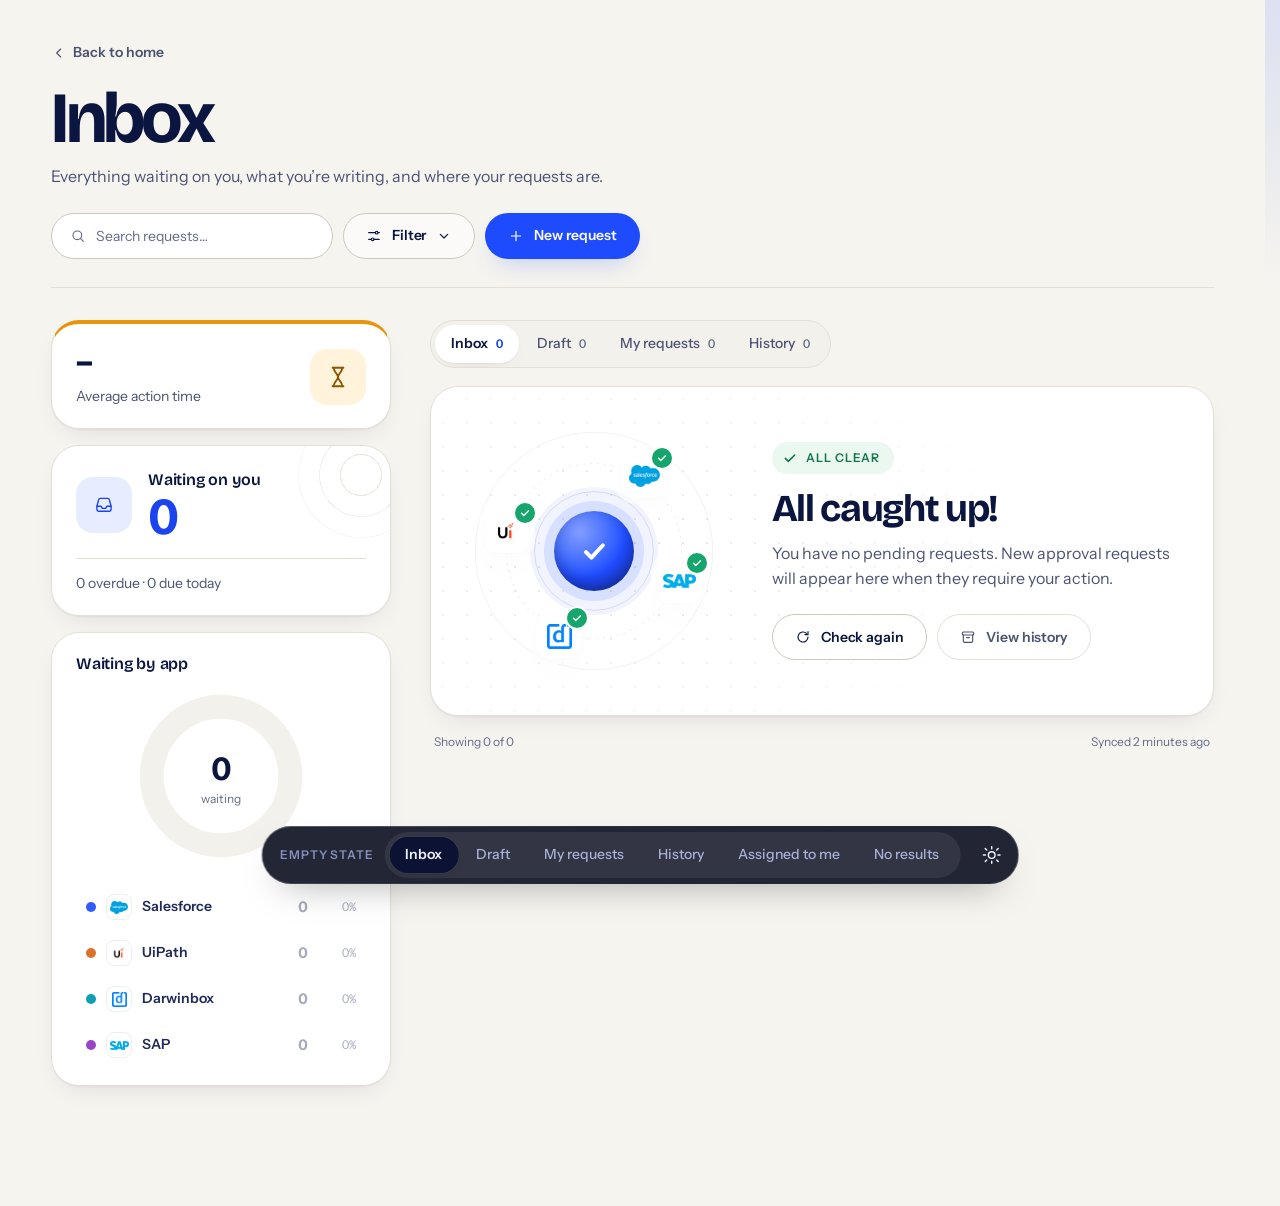
<file: designs/BlooMultiverse-Inbox-Empty-States.html>
<!doctype html>
<html lang="en">
<head>
  <meta charset="utf-8">
  <meta name="viewport" content="width=device-width, initial-scale=1, viewport-fit=cover">
  <title>Inbox · Empty states — BlooMultiverse</title>
  <meta name="description" content="Empty states for every tab of the BlooMultiverse Inbox: Inbox, Draft, My requests, History (raised by me, assigned to me) and no search results.">
  <meta name="theme-color" content="#05081A">
  <script>
    (function () {
      var root = document.documentElement, saved = null;
      try { saved = localStorage.getItem("bloo-theme"); } catch (e) {}
      root.setAttribute("data-theme", saved || (matchMedia("(prefers-color-scheme: dark)").matches ? "dark" : "light"));
    })();
  </script>
  <link rel="preconnect" href="https://fonts.googleapis.com">
  <link rel="preconnect" href="https://fonts.gstatic.com" crossorigin>
  <link href="https://fonts.googleapis.com/css2?family=Bricolage+Grotesque:opsz,wght@12..96,400..800&family=Instrument+Sans:wght@400..700&family=Instrument+Serif:ital@0;1&display=swap" rel="stylesheet">
  <!-- The portal's own stylesheet, so this matches the live Inbox exactly -->
  <style>
/* ==================================================================
   BlooMultiverse — Direction B · Interactive Employee Experience
   styles.css

   1. Tokens — light, dark, accent palettes, inverted chapters
   2. Base, layout primitives, typography
   3. Components (buttons, icons, app marks, avatars, tags, chips, tabs,
      menus, tooltip, toasts, drawer, modal, skeleton)
   4. Floating navigation, menu overlay, search palette
   5. Chapters — hero → attention → people → announcements → policies
      → interlude → sports → discounts → perks → FAQ → footer
   6. Motion — reveal system, keyframes
   7. Responsive
   8. Reduced motion
   ================================================================== */

/* ------------------------------------------------------------------
   1. TOKENS
   ------------------------------------------------------------------ */
:root {
  color-scheme: light;

  /* Brand */
  --navy: #0B1640;
  --brand-red: #922A22;

  /* Canvas & surfaces — warm white, airy, editorial */
  --canvas: #F6F4EF;
  --canvas-2: #EEEBE3;
  --surface: #FFFFFF;
  --surface-2: #F3F1EB;
  --surface-3: #E9E5DC;
  --line: #E3DFD5;
  --line-strong: #CEC8BC;
  --ink: #0B1640;
  --ink-2: #1E2A5A;
  --slate: #4A5372;
  --slate-2: #636B8A;
  --slate-3: #A6ABBC;

  /* Accent — electric blue ("azure", the default of this direction) */
  --accent: #1F4BFF;
  --accent-600: #1238E0;
  --accent-fg: #1B43F0;
  --accent-soft: #E7ECFF;
  --accent-glow: rgba(31, 75, 255, .32);
  --grad: #164CFF 0%, #0A31D8 40%, #061B88 74%, #03074C 100%;
  --blob-1: #3D6BFF;
  --blob-2: #3FD0EE;
  --blob-3: #A99FF0;

  /* Secondary */
  --cyan: #13B5D6;
  --cyan-soft: #DDF5FA;
  --lavender: #8E84CC;
  --lavender-soft: #ECEAF7;
  --warm: #F2545B;
  --warm-soft: #FFECEC;
  --warm-fg: #C2323A;
  --amber: #E8940C;
  --amber-soft: #FFF3DC;
  --amber-fg: #8F5600;
  --green: #17A56E;
  --ok-soft: #EAF8F0;
  --ok-line: #B6E5C8;
  --ok-fg: #17754A;
  --bad-soft: #FFF2F2;
  --bad-line: #F5C0C3;
  --bad-fg: #C2323A;

  /* Navigation pill */
  --pill-bg: var(--ink);
  --pill-fg: #FFFFFF;
  --pill-shadow: 0 8px 20px -10px rgba(11, 22, 64, .55);
  --pill-progress: linear-gradient(90deg, #5D83FF, #5FE3FF);

  /* Depth — navy-tinted, never flat grey */
  --sh-1: 0 1px 2px rgba(11, 22, 64, .05), 0 10px 28px -14px rgba(11, 22, 64, .16);
  --sh-2: 0 2px 8px rgba(11, 22, 64, .05), 0 30px 64px -30px rgba(11, 22, 64, .3);
  --sh-float: 0 18px 44px -18px rgba(11, 22, 64, .3), 0 3px 10px rgba(11, 22, 64, .05);
  --glass: rgba(255, 255, 255, .72);
  --glass-strong: rgba(255, 255, 255, .92);
  --glass-line: rgba(11, 22, 64, .08);
  /* Frosted glass for floating chrome (nav capsule, dock, dropdowns) */
  --frost: rgba(255, 255, 255, .38);
  --frost-panel: rgba(255, 255, 255, .74);
  --frost-tint: color-mix(in srgb, var(--blob-2) 16%, transparent);
  --frost-sheen: rgba(255, 255, 255, .78);
  --frost-edge: rgba(255, 255, 255, .95);
  --frost-edge-2: rgba(255, 255, 255, .4);
  --frost-shadow: 0 1px 2px rgba(11, 22, 64, .05), 0 22px 48px -20px rgba(11, 22, 64, .34);
  --frost-blur: blur(22px) saturate(1.9) brightness(1.04);
  --ring: 0 0 0 3px color-mix(in srgb, var(--accent) 30%, transparent);
  --scrim: rgba(11, 22, 64, .36);
  --sk-a: #ECE8E0;
  --sk-b: #F8F6F1;
  --tile: #FFFFFF;          /* app-icon tile behind third-party logos */
  /* Chart categories — request types. Validated as a set (all pairs, CVD +
     normal vision + contrast) on the card surface in each theme. */
  --viz-1: #2F5BFF;         /* TCDF */
  --viz-2: #0E9FB5;         /* Internal Memo */
  --viz-3: #D9722A;         /* RFP */
  --viz-4: #9A45C8;         /* 4th slot: apps use 1–4 on the Inbox donut */
  --dot: rgba(11, 22, 64, .16);

  /* Type */
  --font-display: "Bricolage Grotesque", "Instrument Sans", system-ui, sans-serif;
  --font-ui: "Instrument Sans", system-ui, -apple-system, "Segoe UI", sans-serif;
  --font-serif: "Instrument Serif", Georgia, "Times New Roman", serif;
  --fs-mega: clamp(2.75rem, 1rem + 6.6vw, 7.625rem);
  --fs-giant: clamp(2.5rem, 1.1rem + 4.2vw, 5.5rem);
  --fs-xl: clamp(2rem, 1.2rem + 2.2vw, 3.25rem);
  --fs-lg: clamp(1.25rem, 1.05rem + .9vw, 1.875rem);
  --fs-body: 1rem;
  --fs-support: .875rem;
  --fs-meta: .75rem;
  --fs-label: .75rem;

  /* Shape — one radius per role, nested surfaces stay concentric
     (inner radius = outer radius − inset). */
  --r-2xs: 6px;                          /* keycaps */
  --r-xs: 8px;                           /* tooltips, skeleton lines, focus */
  --r-sm: 12px;                          /* rows inside a panel */
  --r-md: 18px;                          /* nested surfaces, dropdowns, small cards */
  --r-lg: 28px;                          /* cards and floating panels */
  --r-xl: 36px;                          /* feature media */
  --r-2xl: clamp(28px, 3.4vw, 48px);     /* full-width chapter panels */
  --r-icon: 30%;                         /* app and icon tiles, at any size */
  --r-pill: 999px;                       /* buttons, chips, tags, tabs, bars */

  /* Motion */
  --ease-out: cubic-bezier(.2, .8, .2, 1);
  --ease-expo: cubic-bezier(.16, 1, .3, 1);
  --ease-spring: cubic-bezier(.34, 1.56, .64, 1);
  --t-fast: 160ms;
  --t-base: 260ms;
  --t-slow: 520ms;

  /* Layout */
  --gutter: clamp(16px, 4vw, 56px);
  --maxw: 1360px;
  --nav-h: 64px;
  --safe-top: env(safe-area-inset-top, 0px);
  --nav-top: calc(14px + var(--safe-top));
  --rail-pad: max(var(--gutter), calc((100% - var(--maxw)) / 2));
}

/* Fluid type lands on even pixels wherever round() is supported */
@supports (font-size: round(1px, 2px)) {
  :root {
    --fs-mega: round(clamp(2.75rem, 1rem + 6.6vw, 7.625rem), 2px);
    --fs-giant: round(clamp(2.5rem, 1.1rem + 4.2vw, 5.5rem), 2px);
    --fs-xl: round(clamp(2rem, 1.2rem + 2.2vw, 3.25rem), 2px);
    --fs-lg: round(clamp(1.25rem, 1.05rem + .9vw, 1.875rem), 2px);
  }
}

/* ------------------------------------------------------------------
   1b. DARK — a deliberately separate atmosphere, not an inversion.
   The same block also powers ".tone-invert", which gives light mode
   its deep-navy chapters (control center, communities, footer).
   ------------------------------------------------------------------ */
:root[data-theme="dark"],
.tone-invert,
.navbar.is-on-dark {
  color-scheme: dark;
  --canvas: #05081A;
  --canvas-2: #080C25;
  --surface: #0C1233;
  --surface-2: #111A42;
  --surface-3: #18224F;
  --line: #1D2654;
  --line-strong: #2D3973;
  --ink: #EEF1FF;
  --ink-2: #CBD3F5;
  --slate: #A8B1D8;
  --slate-2: #8690BC;
  --slate-3: #4F5A8A;

  --accent: #3462F2;
  --accent-600: #2A55E0;
  --accent-fg: #86A6FF;
  --accent-soft: rgba(52, 98, 242, .2);
  --accent-glow: rgba(80, 120, 255, .2);
  --grad: #2150F0 0%, #0F2A9C 38%, #081558 72%, #05081A 100%;
  --blob-1: #2F5BFF;
  --blob-2: #19B6DA;
  --blob-3: #7C6FE0;

  --cyan: #3FD4F0;
  --cyan-soft: rgba(63, 212, 240, .14);
  --lavender: #A99FF0;
  --lavender-soft: rgba(169, 159, 240, .16);
  --warm-soft: rgba(242, 84, 91, .16);
  --warm-fg: #FF9096;
  --amber-soft: rgba(232, 148, 12, .16);
  --amber-fg: #FFC261;
  --ok-soft: rgba(23, 165, 110, .16);
  --ok-line: rgba(91, 224, 166, .28);
  --ok-fg: #5FE0A8;
  --bad-soft: rgba(242, 84, 91, .13);
  --bad-line: rgba(255, 144, 150, .28);
  --bad-fg: #FF9096;

  --pill-bg: var(--accent);
  --pill-fg: #FFFFFF;
  --pill-shadow: 0 0 0 1px rgba(255, 255, 255, .12) inset, 0 6px 16px -10px rgba(0, 0, 0, .45);
  --pill-progress: linear-gradient(90deg, rgba(255, 255, 255, .55), #FFFFFF);

  --sh-1: 0 0 0 1px rgba(255, 255, 255, .035), 0 10px 24px -16px rgba(0, 0, 0, .45);
  --sh-2: 0 0 0 1px rgba(255, 255, 255, .04), 0 22px 44px -28px rgba(0, 0, 0, .5);
  --sh-float: 0 0 0 1px rgba(255, 255, 255, .06), 0 14px 32px -18px rgba(0, 0, 0, .5);
  --glass: rgba(10, 15, 42, .66);
  --glass-strong: rgba(13, 19, 52, .9);
  --glass-line: rgba(255, 255, 255, .09);
  --frost: rgba(14, 22, 62, .4);
  --frost-panel: rgba(12, 18, 50, .82);
  --frost-tint: color-mix(in srgb, var(--blob-1) 18%, transparent);
  --frost-sheen: rgba(255, 255, 255, .12);
  --frost-edge: rgba(255, 255, 255, .26);
  --frost-edge-2: rgba(255, 255, 255, .06);
  --frost-shadow: 0 16px 36px -20px rgba(0, 0, 0, .5);
  --frost-blur: blur(22px) saturate(1.6);
  --ring: 0 0 0 3px color-mix(in srgb, var(--accent-fg) 45%, transparent);
  --scrim: rgba(0, 0, 0, .58);
  --sk-a: #121A40;
  --sk-b: #1A2452;
  --tile: #F4F6FF;
  --viz-1: #4470FF;
  --viz-2: #11A0B3;
  --viz-3: #CF6B30;
  --viz-4: #9A45C8;
  --dot: rgba(160, 180, 255, .14);
}

/* Accent palette switch — crimson (the original Bloom accent) */
:root[data-palette="crimson"] {
  --accent: #B6000E;
  --accent-600: #8F000B;
  --accent-fg: #B6000E;
  --accent-soft: #FBE7E8;
  --accent-glow: rgba(182, 0, 14, .28);
  --grad: #FF3C4B 0%, #B00A2E 36%, #6E0020 70%, #3A000D 100%;
  --blob-1: #FF4D5E;
  --blob-2: #FFA28F;
  --blob-3: #B58CF0;
  --pill-progress: linear-gradient(90deg, #FF5B69, #FFB2A6);
}
:root[data-theme="dark"][data-palette="crimson"],
:root[data-palette="crimson"] .tone-invert,
:root[data-palette="crimson"] .navbar.is-on-dark {
  --accent: #D62839;
  --accent-600: #C22030;
  --accent-fg: #FF7A86;
  --accent-soft: rgba(214, 40, 57, .2);
  --accent-glow: rgba(255, 70, 90, .16);
  --grad: #E0223A 0%, #8A0A26 38%, #3A0716 72%, #0B0714 100%;
  --blob-1: #E0223A;
  --blob-2: #FF7A5C;
  --blob-3: #8F5BE0;
  --pill-progress: linear-gradient(90deg, rgba(255, 255, 255, .55), #FFFFFF);
}

/* ------------------------------------------------------------------
   2. BASE
   ------------------------------------------------------------------ */
*, *::before, *::after { box-sizing: border-box; }
html {
  scroll-behavior: smooth;
  scrollbar-gutter: stable;
  -webkit-text-size-adjust: 100%;
  background: var(--canvas);
}
body {
  margin: 0;
  font-family: var(--font-ui);
  font-size: var(--fs-body);
  line-height: 1.55;
  color: var(--ink);
  background: var(--canvas);
  -webkit-font-smoothing: antialiased;
  text-rendering: optimizeLegibility;
  overflow-x: clip;
}
img { max-width: 100%; display: block; }
p, figure, blockquote, dl, dd { margin: 0; }
h1, h2, h3 { margin: 0; font-family: var(--font-display); font-weight: 600; letter-spacing: -0.02em; line-height: 1.1; }
ul, ol { margin: 0; padding: 0; list-style: none; }
a { color: inherit; text-decoration: none; }
button { font: inherit; color: inherit; cursor: pointer; background: none; border: 0; padding: 0; }
kbd { font-family: var(--font-ui); }
em { font-style: normal; }
:focus-visible { outline: none; box-shadow: var(--ring); }
:where(:focus-visible) { border-radius: var(--r-xs); } /* only when the element has no radius of its own */
[hidden] { display: none !important; }
::selection { background: var(--accent); color: #fff; }
.sprite { position: absolute; width: 0; height: 0; overflow: hidden; }
.sr-only { position: absolute; width: 1px; height: 1px; margin: -1px; padding: 0; overflow: hidden; clip: rect(0 0 0 0); white-space: nowrap; border: 0; }

.skip-link {
  position: fixed; top: 12px; left: 12px; z-index: 300;
  padding: 10px 16px; border-radius: var(--r-sm);
  background: var(--ink); color: var(--canvas); translate: 0 -160%;
  transition: translate var(--t-base) var(--ease-out);
}
.skip-link:focus { translate: none; }

.container { width: min(100% - var(--gutter) * 2, var(--maxw)); margin-inline: auto; }
.main { outline: none; }
.chapter { position: relative; padding-block: clamp(96px, 11vw, 168px); }
.tone-invert { background: var(--canvas); color: var(--ink); }

/* Typography */
.h3 { font-size: 1.25rem; letter-spacing: -0.01em; }
.display {
  font-family: var(--font-display); font-weight: 700; font-size: var(--fs-giant);
  line-height: .94; letter-spacing: -.045em; font-variation-settings: "opsz" 96;
  text-wrap: balance;
}
.display em { font-family: var(--font-serif); font-style: italic; font-weight: 400; letter-spacing: -.02em; color: var(--accent-fg); }
.section-sub { margin-top: 18px; max-width: 46ch; font-size: 1rem; line-height: 1.55; color: var(--slate); }
.meta { color: var(--slate-2); font-size: var(--fs-meta); }

.kicker {
  display: inline-flex; align-items: center; gap: 12px;
  font-size: var(--fs-label); font-weight: 600; letter-spacing: .16em; text-transform: uppercase;
  color: var(--slate);
}
.kicker__num { font-family: var(--font-display); font-size: .875rem; letter-spacing: .02em; color: var(--accent-fg); font-variant-numeric: tabular-nums; }
.kicker__line { width: 40px; height: 1px; background: currentColor; opacity: .5; transform-origin: left center; }
.kicker--light { color: rgba(255, 255, 255, .78); }
.kicker--light .kicker__num { color: #fff; }
.kicker--center { justify-content: center; }
.kicker--center .kicker__line:last-child { transform-origin: right center; }

.chapter-head { margin-bottom: clamp(40px, 5vw, 76px); }
.chapter-head .display { margin-top: 20px; }
.chapter-head--split { display: flex; align-items: flex-end; justify-content: space-between; gap: 24px 48px; flex-wrap: wrap; }

/* ------------------------------------------------------------------
   3. COMPONENTS
   ------------------------------------------------------------------ */

/* Icons */
.ico { width: 20px; height: 20px; flex: none; fill: none; stroke: currentColor; stroke-width: 1.7; stroke-linecap: round; stroke-linejoin: round; }
.ico--sm { width: 16px; height: 16px; }
.ico--xs { width: 14px; height: 14px; }
.ico .fill, .ico use .fill { fill: currentColor; stroke: none; }

/* Buttons — transform is composed from variables so hover, press and
   the magnetic pull never fight over the same property */
.btn {
  --bg: var(--surface); --fg: var(--ink); --bd: transparent;
  position: relative; display: inline-flex; align-items: center; justify-content: center; gap: 10px;
  height: 46px; padding: 0 22px; border-radius: var(--r-pill);
  background: var(--bg); color: var(--fg); border: 1px solid var(--bd);
  font-weight: 600; font-size: var(--fs-support); white-space: nowrap; letter-spacing: -.005em;
  transform: translate3d(var(--tx, 0px), calc(var(--ty, 0px) + var(--lift, 0px)), 0) scale(var(--press, 1));
  transition: transform var(--t-base) var(--ease-out), background-color var(--t-base), color var(--t-base),
              border-color var(--t-base), box-shadow var(--t-base);
}
.btn:hover { --lift: -2px; }
.btn:active { --press: .96; }
.btn:disabled, .btn[aria-disabled="true"] { opacity: .45; cursor: not-allowed; --lift: 0px; --press: 1; }
.btn--sm { height: 40px; padding: 0 18px; }
.btn--lg { height: 54px; padding: 0 26px; font-size: 1rem; }
.btn--primary { --bg: var(--accent); --fg: #fff; box-shadow: 0 12px 26px -12px var(--accent-glow); }
.btn--primary:hover { --bg: var(--accent-600); box-shadow: 0 16px 34px -12px var(--accent-glow); }
.btn--ghost { --bg: color-mix(in srgb, var(--surface) 55%, transparent); --bd: var(--line-strong); backdrop-filter: blur(8px); }
.btn--ghost:hover { --bg: var(--surface); --bd: var(--ink); }
.btn--light { --bg: #fff; --fg: var(--navy); }
.btn--glass { --bg: rgba(255, 255, 255, .12); --fg: #fff; --bd: rgba(255, 255, 255, .24); backdrop-filter: blur(10px); }
.btn--glass:hover { --bg: rgba(255, 255, 255, .2); }
.btn--quiet { --bg: transparent; --fg: var(--slate); --bd: var(--line); }
.btn--quiet:hover { --bg: var(--surface-2); --fg: var(--ink); }
.btn__arrow { transition: transform var(--t-base) var(--ease-out); }
.btn:hover .btn__arrow { transform: translateX(3px); }
.btn:hover .btn__arrow--down { transform: translateY(3px); }
.btn .spinner { display: none; width: 16px; height: 16px; border-radius: 50%; border: 2px solid rgba(255, 255, 255, .35); border-top-color: #fff; animation: spin .7s linear infinite; }
.btn.is-loading { pointer-events: none; }
.btn.is-loading .spinner { display: inline-block; }
.btn.is-loading .btn__label { opacity: .75; }

/* Icon buttons */
.icon-btn {
  position: relative; display: inline-grid; place-items: center; flex: none;
  width: 44px; height: 44px; border-radius: var(--r-pill); color: var(--slate);
  transition: background-color var(--t-base), color var(--t-base), transform var(--t-fast) var(--ease-out), border-color var(--t-base);
}
.icon-btn:hover { background: var(--accent-soft); color: var(--accent-fg); }
.icon-btn:active { transform: scale(.92); }
.icon-btn--bordered { border: 1px solid var(--line-strong); background: var(--surface); color: var(--ink); }
.icon-btn--bordered:hover { background: var(--ink); color: var(--canvas); border-color: var(--ink); }
.icon-btn--glass { color: #fff; background: rgba(255, 255, 255, .14); border: 1px solid rgba(255, 255, 255, .2); }
.icon-btn--glass:hover { background: #fff; color: var(--navy); }

/* Links */
.cta-link { display: inline-flex; align-items: center; gap: 8px; font-weight: 600; font-size: var(--fs-support); color: var(--accent-fg); }
.cta-link .ico { transition: transform var(--t-base) var(--ease-out); }
.cta-link:hover .ico { transform: translateX(4px); }
.link-btn { color: var(--accent-fg); font-size: var(--fs-meta); font-weight: 600; }
.link-btn:hover { text-decoration: underline; }

/* App marks — third-party logos sit on a light "app icon" tile in both themes */
.app-mark {
  --c: var(--accent-fg); --bg: var(--accent-soft);
  display: inline-grid; place-items: center; flex: none;
  width: 40px; height: 40px; border-radius: var(--r-icon);
  background: var(--logo, none) center / 70% auto no-repeat, var(--bg);
  color: var(--c);
  font-family: var(--font-display); font-weight: 700; font-size: .75rem; letter-spacing: -0.01em;
}
.app-mark--lg { width: 52px; height: 52px; }
.app-mark--sf, .app-mark--sap, .app-mark--ui, .app-mark--db,
.app-mark--eg, .app-mark--ds, .app-mark--sd, .app-mark--cf, .app-mark--pbi { --bg: var(--tile); font-size: 0; color: transparent; box-shadow: inset 0 0 0 1px rgba(11, 22, 64, .07); }
.app-mark--sap { background-size: 74% auto, auto; }
.app-mark--ui { background-size: 60% auto, auto; }
.app-mark--db { background-size: 56% auto, auto; }
.app-mark--eg { background-size: 80% auto, auto; }
.app-mark--ds { background-size: 54% auto, auto; }
.app-mark--sd { background-size: cover, auto; box-shadow: none; } /* its logo is the whole tile */
.app-mark--cf { background-size: auto 62%, auto; }
.app-mark--pbi { background-size: auto 58%, auto; }
.app-mark--policy { --c: var(--ink); --bg: var(--lavender-soft); }

/* Avatars — photo layered over an initials fallback */
.avatar {
  --img: none;
  display: inline-grid; place-items: center; flex: none;
  width: 38px; height: 38px; border-radius: 50%;
  background: var(--img) center 18% / cover no-repeat, linear-gradient(135deg, var(--accent), var(--lavender));
  color: #fff; font-size: .75rem; font-weight: 600; overflow: hidden;
}
.avatar[class*="img-"] { color: transparent; }  /* photo present — hide the initials fallback */
.avatar--sm { width: 32px; height: 32px; font-size: .75rem; }
.avatar--lg { width: 48px; height: 48px; }
.avatar--xl { width: 68px; height: 68px; font-size: 1rem; box-shadow: 0 0 0 4px var(--surface), 0 0 0 6px var(--accent); }

/* Tags & chips */
.tag {
  display: inline-flex; align-items: center; gap: 6px; width: max-content;
  padding: 4px 11px; border-radius: var(--r-pill);
  background: var(--surface-2); color: var(--slate);
  font-size: var(--fs-label); font-weight: 600; letter-spacing: .02em;
}
.tag--red { background: var(--warm-soft); color: var(--warm-fg); }
.tag--lav { background: var(--lavender-soft); color: #5D4BD6; }
.tag--cyan { background: var(--cyan-soft); color: #0B7F99; }
.tone-invert .tag--lav, :root[data-theme="dark"] .tag--lav { color: var(--lavender); }
.tone-invert .tag--cyan, :root[data-theme="dark"] .tag--cyan { color: var(--cyan); }
.tag--covered { background: var(--ok-soft); color: var(--ok-fg); }

.chips { display: flex; flex-wrap: wrap; gap: 8px; }
.chip {
  display: inline-flex; align-items: center; gap: 8px;
  height: 38px; padding: 0 16px; border-radius: var(--r-pill);
  border: 1px solid var(--line-strong); background: var(--surface);
  color: var(--slate); font-size: var(--fs-support); font-weight: 500;
  transition: background-color var(--t-base), color var(--t-base), border-color var(--t-base), transform var(--t-fast) var(--ease-out);
}
.chip:hover { border-color: var(--ink); color: var(--ink); }
.chip.is-selected { background: var(--ink); border-color: var(--ink); color: var(--canvas); }
.chip:active { transform: scale(.96); }
.chips--sm .chip { height: 34px; font-size: var(--fs-meta); }

/* Status dot */
.pulse-dot { position: relative; display: inline-block; width: 8px; height: 8px; border-radius: 50%; background: var(--warm); flex: none; }
.pulse-dot::after { content: ""; position: absolute; inset: 0; border-radius: 50%; background: inherit; animation: pulse 1.8s var(--ease-out) infinite; }
.pulse-dot--ok, .pulse-dot--live { background: var(--green); }

/* Tabs with a sliding indicator (direction-aware, positioned by JS) */
.tabs {
  position: relative; display: flex; gap: 2px; padding: 4px;
  border-radius: var(--r-pill); background: var(--surface-2); border: 1px solid var(--line);
  width: max-content; max-width: 100%; overflow-x: auto; scrollbar-width: none;
}
.tabs::-webkit-scrollbar { display: none; }
.tabs__indicator {
  position: absolute; top: 4px; bottom: 4px; left: 0; width: 0;
  border-radius: var(--r-pill); background: var(--surface); box-shadow: var(--sh-1);
  transition: transform var(--t-slow) var(--ease-expo), width var(--t-slow) var(--ease-expo), height var(--t-slow) var(--ease-expo);
}
.tab {
  position: relative; z-index: 1; display: inline-flex; align-items: center; gap: 8px;
  height: 38px; padding: 0 16px; border-radius: var(--r-pill);
  font-size: var(--fs-support); font-weight: 500; color: var(--slate); white-space: nowrap;
  transition: color var(--t-base);
}
.tab:hover { color: var(--ink); }
.tab.is-selected { color: var(--ink); font-weight: 600; }
.tab__count { font-size: var(--fs-label); color: var(--slate-2); font-variant-numeric: tabular-nums; }
.tab.is-selected .tab__count { color: var(--accent-fg); }

/* Dropdown menus */
.menu { position: relative; }
.menu__panel {
  position: absolute; right: 0; top: calc(100% + 14px); z-index: 60;
  width: 270px; padding: 8px; border-radius: var(--r-md);
  background: var(--surface); border: 1px solid var(--line); box-shadow: var(--sh-2);
  opacity: 0; visibility: hidden; transform: translateY(-8px) scale(.98); transform-origin: top right;
  transition: opacity var(--t-base) var(--ease-out), transform var(--t-base) var(--ease-out), visibility 0s linear var(--t-base);
}
.menu.is-open .menu__panel { opacity: 1; visibility: visible; transform: none; transition-delay: 0s; }
.navbar .menu__panel, .ib-filter .menu__panel {
  background: linear-gradient(180deg, var(--frost-sheen), transparent 40%), var(--frost-panel);
  border-color: var(--frost-edge-2); box-shadow: inset 0 1px 0 var(--frost-edge-2), var(--frost-shadow);
  -webkit-backdrop-filter: var(--frost-blur); backdrop-filter: var(--frost-blur);
}
.menu__panel--wide { width: 390px; padding: 0; }
.menu__head { display: flex; align-items: center; justify-content: space-between; padding: 16px 18px 10px; }
.menu__title { font-weight: 600; font-family: var(--font-display); font-size: 1rem; }
.menu__who { display: flex; gap: 12px; align-items: center; padding: 10px 10px 14px; }
.menu__who p { display: grid; font-size: var(--fs-support); }
.menu__who span { color: var(--slate-2); font-size: var(--fs-meta); }
.menu__item {
  display: flex; align-items: center; gap: 10px; width: 100%;
  padding: 10px; border-radius: var(--r-sm); font-size: var(--fs-support); color: var(--slate); text-align: left;
  transition: background-color var(--t-fast), color var(--t-fast), padding var(--t-base) var(--ease-out);
}
.menu__item:hover { background: var(--surface-2); color: var(--ink); padding-left: 14px; }
.menu__item--danger:hover { color: var(--warm-fg); }
/* Switched off: shown, but it doesn't respond */
.menu__item[aria-disabled="true"], .mo__util[aria-disabled="true"] { opacity: .45; cursor: default; }
.menu__item[aria-disabled="true"]:hover { background: none; color: var(--slate); padding-left: 10px; }
.mo__util[aria-disabled="true"]:hover { background: none; padding-left: 12px; }
.menu hr { border: 0; border-top: 1px solid var(--line); margin: 6px 0; }

.notif-list { max-height: 360px; overflow: auto; padding: 0 8px 8px; }
.notif { position: relative; display: flex; gap: 12px; padding: 12px 10px; border-radius: var(--r-sm); font-size: var(--fs-support); color: var(--slate); transition: background-color var(--t-fast); }
.notif:hover { background: var(--surface-2); }
.notif p { padding-right: 16px; }
.notif strong { color: var(--ink); font-weight: 600; }
.notif time { display: block; margin-top: 2px; font-size: var(--fs-meta); color: var(--slate-2); }
.notif .app-mark { width: 32px; height: 32px; font-size: .75rem; }
.notif.is-unread::after { content: ""; position: absolute; right: 10px; top: 18px; width: 7px; height: 7px; border-radius: 50%; background: var(--accent-fg); }

/* Tooltip (single floating element positioned by JS) */
.tooltip {
  position: fixed; z-index: 200; pointer-events: none;
  padding: 6px 10px; border-radius: var(--r-xs);
  background: var(--ink); color: var(--canvas); font-size: var(--fs-meta); font-weight: 600; white-space: nowrap;
  opacity: 0; transform: translate(-50%, -4px);
  transition: opacity var(--t-fast), transform var(--t-base) var(--ease-out);
}
.tooltip.is-visible { opacity: 1; transform: translate(-50%, 0); }

/* Toasts */
.toasts { position: fixed; z-index: 250; bottom: 24px; left: 50%; transform: translateX(-50%); display: grid; gap: 8px; justify-items: center; width: max-content; max-width: calc(100% - 32px); }
.toast {
  display: flex; align-items: center; gap: 10px;
  padding: 12px 18px 12px 14px; border-radius: var(--r-pill);
  background: var(--ink); color: var(--canvas); font-size: var(--fs-support); font-weight: 500; box-shadow: var(--sh-2);
  animation: toastIn var(--t-slow) var(--ease-spring) both;
}
:root[data-theme="dark"] .toast { background: var(--surface-3); color: var(--ink); border: 1px solid var(--line-strong); }
.toast .ico { color: var(--cyan); }
.toast.is-leaving { animation: toastOut var(--t-base) var(--ease-out) forwards; }

/* Drawer */
.drawer { position: fixed; inset: 0; z-index: 150; visibility: hidden; }
.drawer.is-open { visibility: visible; }
.drawer__scrim { position: absolute; inset: 0; background: var(--scrim); backdrop-filter: blur(4px); opacity: 0; transition: opacity var(--t-slow) var(--ease-out); }
.drawer.is-open .drawer__scrim { opacity: 1; }
.drawer__panel {
  position: absolute; top: 10px; right: 10px; bottom: 10px; width: min(480px, calc(100% - 20px));
  display: flex; flex-direction: column; background: var(--surface); box-shadow: var(--sh-2);
  border-radius: var(--r-lg); border: 1px solid var(--line); overflow: hidden;
  transform: translateX(calc(100% + 24px)); transition: transform var(--t-slow) var(--ease-expo);
}
.drawer.is-open .drawer__panel { transform: none; }
.drawer__head { display: flex; align-items: center; gap: 8px; padding: 20px 24px; border-bottom: 1px solid var(--line); }
.drawer__head .h3 { flex: 1; min-width: 0; }
.drawer__back { margin-left: -10px; }
.drawer__back:not([hidden]) + .h3 { font-size: 1.5rem; letter-spacing: -0.02em; }
.drawer__body { flex: 1; overflow: auto; padding: 24px; overscroll-behavior: contain; }
.drawer__body > * + * { margin-top: 18px; }
/* Quick links — one card per app, faintly tinted with its brand colour */
.ql-list { display: grid; gap: 12px; margin: 0; padding: 0; list-style: none; }
.ql-card {
  display: grid; grid-template-columns: auto minmax(0, 1fr) auto; align-items: center; gap: 16px;
  padding: 16px 16px 16px 14px; border-radius: var(--r-sm);
  background: linear-gradient(100deg, color-mix(in srgb, var(--brand) 10%, var(--surface)), color-mix(in srgb, var(--brand) 3%, var(--surface)) 75%);
  box-shadow: inset 0 0 0 1px color-mix(in srgb, var(--brand) 10%, transparent);
  transition: translate var(--t-base) var(--ease-out), box-shadow var(--t-base) var(--ease-out);
}
.ql-card .app-mark { width: 48px; height: 48px; }
.ql-card__text { display: grid; gap: 4px; min-width: 0; }
.ql-card__name { font-size: var(--fs-body); font-weight: 600; color: var(--ink); line-height: 1.3; }
.ql-card__desc { display: -webkit-box; -webkit-box-orient: vertical; -webkit-line-clamp: 2; overflow: hidden; font-size: var(--fs-support); color: var(--slate); line-height: 1.45; }
.ql-card__ext { align-self: start; margin-top: 2px; color: var(--accent-fg); transition: translate var(--t-base) var(--ease-out); }
.ql-card:hover { translate: 0 -2px; box-shadow: inset 0 0 0 1px color-mix(in srgb, var(--brand) 22%, transparent), var(--sh-1); }
.ql-card:hover .ql-card__ext { translate: 2px -2px; }
.ql-card:active { translate: 0; }
.ql-card:focus-visible { box-shadow: var(--ring); }
/* Requests flow — one dialog for confirm / reason / pick-a-person steps */
.btn--danger { background: var(--warm); color: #fff; border-color: var(--warm); }
.btn--danger:hover { background: var(--warm-fg); border-color: var(--warm-fg); }
.modal.modal--form { width: min(680px, calc(100% - 32px)); max-height: calc(100dvh - 32px); }
.modal--form .modal__inner { max-height: calc(100dvh - 34px); overflow: auto; overscroll-behavior: contain; }
.flow { text-align: center; justify-items: center; }
.flow > * { min-width: 0; max-width: 100%; }
.flow__art { display: grid; place-items: center; width: 56px; height: 56px; border-radius: var(--r-icon); background: var(--accent-soft); color: var(--accent-fg); }
.flow__art--ok { background: var(--ok-soft); color: var(--ok-fg); }
.flow__art--bad { background: var(--bad-soft); color: var(--bad-fg); }
.flow__title { font-size: 1.375rem; }
.flow__text { margin-top: -6px; color: var(--slate); font-size: var(--fs-support); text-wrap: balance; }
.flow__body { display: grid; gap: 14px; width: 100%; text-align: left; }
.flow__ref { padding: 12px 14px; border-radius: var(--r-sm); background: var(--surface-2); font-size: var(--fs-support); font-weight: 600; color: var(--ink); overflow-wrap: anywhere; }
.flow__ref span { margin-right: 8px; font-size: var(--fs-label); letter-spacing: .12em; text-transform: uppercase; color: var(--accent-fg); }
.flow .modal__foot { justify-content: center; width: 100%; }
.flow .modal__foot .btn { flex: 1 1 0; min-width: 0; }
.flow .flow__search, .flow .rqp__search { width: 100%; }
.flow .ib-search input:focus-visible { box-shadow: none; }
.who { display: grid; gap: 6px; margin: 8px -2px -2px; max-height: 232px; overflow: auto; overscroll-behavior: contain; padding: 2px; }
.who__row { display: grid; grid-template-columns: 40px minmax(0, 1fr) 20px; align-items: center; gap: 12px; padding: 8px 12px 8px 8px; border-radius: var(--r-sm); border: 1px solid var(--line); background: var(--surface); text-align: left; transition: border-color var(--t-base), background-color var(--t-base); }
.who__row:hover { border-color: var(--ink); }
.who__row[aria-selected="true"] { border-color: var(--accent-fg); background: var(--accent-soft); }
.who__av { display: grid; place-items: center; width: 40px; height: 40px; border-radius: 50%; background: var(--accent-soft); color: var(--accent-fg); font-family: var(--font-display); font-size: .75rem; font-weight: 700; }
.who__row[aria-selected="true"] .who__av { background: var(--accent); color: #fff; }
.who__txt { display: grid; min-width: 0; }
.who__txt b { font-size: var(--fs-support); font-weight: 600; }
.who__txt small { overflow: hidden; text-overflow: ellipsis; white-space: nowrap; font-size: var(--fs-meta); color: var(--slate-2); }
.who__tick { color: var(--accent-fg); opacity: 0; }
.who__row[aria-selected="true"] .who__tick { opacity: 1; }
.who__none, .rqp__none { padding: 14px; font-size: var(--fs-support); color: var(--slate-2); }
.rqp__search { margin-top: 4px; }
.rqp__list { display: grid; gap: 4px; margin: 8px -2px -2px; max-height: 288px; overflow: auto; overscroll-behavior: contain; padding: 2px; text-align: left; }
.rqp__group { padding: 10px 6px 4px; font-size: var(--fs-label); font-weight: 600; letter-spacing: .14em; text-transform: uppercase; color: var(--slate-2); }
.rqp__group:first-child { padding-top: 2px; }
.rqp__opt { display: grid; grid-template-columns: 28px minmax(0, 1fr) 20px; align-items: center; gap: 12px; padding: 8px 12px 8px 10px; border-radius: var(--r-sm); border: 1px solid transparent; font-size: var(--fs-support); font-weight: 500; text-align: left; transition: background-color var(--t-base), border-color var(--t-base); }
.rqp__opt:hover { background: var(--surface-2); }
.rqp__opt[aria-selected="true"] { background: var(--accent-soft); border-color: var(--accent-fg); }
.rqp__opt .app-mark { width: 28px; height: 28px; font-size: 0; }
.rqp__dot { justify-self: center; width: 10px; height: 10px; border-radius: 50%; background: var(--c); }
.rqp__tick { color: var(--accent-fg); opacity: 0; }
.rqp__opt[aria-selected="true"] .rqp__tick { opacity: 1; }
.rq-steps { display: flex; flex-wrap: wrap; gap: 8px 22px; margin: 0; padding: 0; list-style: none; }
.rq-steps li { display: inline-flex; align-items: center; gap: 10px; font-size: var(--fs-support); font-weight: 600; color: var(--slate-2); }
.rq-steps b { display: grid; place-items: center; min-width: 30px; height: 30px; padding: 0 6px; border-radius: var(--r-pill); background: var(--surface-2); font-family: var(--font-display); font-size: var(--fs-meta); font-variant-numeric: tabular-nums; }
.rq-steps .is-current { color: var(--ink); }
.rq-steps .is-current b { background: var(--accent); color: #fff; }
.rq-steps .is-done b { background: var(--ok-soft); color: var(--ok-fg); }
.rq-body { display: grid; gap: 16px; }
.rq-grid { display: grid; grid-template-columns: repeat(2, minmax(0, 1fr)); gap: 16px; align-items: start; }
.rq-grid .field:not(.field--half) { grid-column: 1 / -1; }
.field select.field__input { appearance: none; padding-right: 40px; background-image: url("data:image/svg+xml,%3Csvg xmlns='http://www.w3.org/2000/svg' viewBox='0 0 24 24' fill='none' stroke='%238A93B5' stroke-width='2' stroke-linecap='round' stroke-linejoin='round'%3E%3Cpath d='m6 9 6 6 6-6'/%3E%3C/svg%3E"); background-repeat: no-repeat; background-position: right 12px center; background-size: 18px; }
.field__input[aria-invalid="true"], .field textarea[aria-invalid="true"] { border-color: var(--warm); }
.d-facts__wide { grid-column: 1 / -1; }
.rq-review dd { overflow-wrap: anywhere; white-space: pre-line; }
.d-note .ico { display: inline-block; margin-right: 8px; vertical-align: -3px; color: var(--accent-fg); }
@media (max-width: 599px) {
  .modal__inner { padding: 22px 18px; }
  .rq-grid { grid-template-columns: 1fr; }
  .modal--form .modal__foot .btn { flex: 1 1 auto; }
  .flow .modal__foot { flex-direction: column-reverse; }
}

/* Create Internal Memo / TCDF / RFP — a page-sized dialog with three steps */
.modal.modal--page { width: min(1120px, calc(100% - 32px)); height: min(820px, calc(100dvh - 32px)); overflow: hidden; }
.modal.modal--page[open] { display: grid; }
.wz { display: grid; grid-template-rows: auto minmax(0, 1fr) auto; min-height: 0; height: 100%; }
.wz__top { display: flex; align-items: center; justify-content: space-between; flex-wrap: wrap; gap: 12px 24px; padding: 18px 32px; border-bottom: 1px solid var(--line); }
.wz__crumb { display: inline-flex; align-items: center; gap: 8px; font-size: var(--fs-support); color: var(--slate-2); }
.wz__crumb b { font-weight: 600; color: var(--ink); }
.wz__steps { display: flex; flex-wrap: wrap; gap: 6px; margin: 0; padding: 0; list-style: none; }
.wz__step { display: inline-flex; align-items: center; gap: 10px; height: 40px; padding: 0 16px 0 6px; border-radius: var(--r-pill); font-size: var(--fs-support); font-weight: 600; color: var(--slate-2); transition: background-color var(--t-base), color var(--t-base); }
.wz__step:not(:disabled):hover { background: var(--surface-2); color: var(--ink); }
.wz__step:disabled { cursor: default; }
.wz__step b { display: grid; place-items: center; min-width: 28px; height: 28px; border-radius: var(--r-pill); background: var(--surface-2); font-family: var(--font-display); font-size: var(--fs-meta); font-variant-numeric: tabular-nums; }
.wz__steps .is-current .wz__step { color: var(--ink); }
.wz__steps .is-current b { background: var(--accent); color: #fff; }
.wz__steps .is-done b { background: var(--ok-soft); color: var(--ok-fg); }
.wz__main { display: grid; grid-template-columns: 260px minmax(0, 1fr); gap: 56px; align-items: start; align-content: start; padding: 32px; overflow: auto; overscroll-behavior: contain; }
.wz__rail { position: sticky; top: 0; }
.wz__numrow { display: flex; align-items: center; gap: 8px; }
.wz__back { display: grid; place-items: center; flex: none; width: 36px; height: 36px; margin-left: -8px; border-radius: 50%; color: var(--slate); transition: background-color var(--t-fast), color var(--t-fast); }
.wz__back:hover { background: var(--surface-2); color: var(--ink); }
.wz__back[hidden] { display: none; }
.wz__num { font-family: var(--font-serif); font-size: 3.5rem; font-weight: 400; line-height: .9; color: var(--accent-fg); }
.wz__title { margin-top: 14px; font-family: var(--font-display); font-size: 1.5rem; font-weight: 600; line-height: 1.15; letter-spacing: -.02em; }
.wz__desc { margin-top: 10px; max-width: 30ch; font-size: var(--fs-support); color: var(--slate); text-wrap: pretty; }
.wz__panel { min-width: 0; max-width: 760px; }
.wz__panel > .rq-grid, .wz__panel > .apv, .wz__panel > .att { margin: 0; }
.wz__foot { display: flex; justify-content: flex-end; align-items: center; gap: 12px; padding: 16px 32px; border-top: 1px solid var(--line); background: var(--surface-2); }
.wz__foot .btn { min-width: 132px; }
.wz__foot .btn:disabled { opacity: .45; cursor: not-allowed; }
/* rich-text justification */
.rte-field { gap: 8px; }
.rte { border: 1px solid var(--line); border-radius: var(--r-md); background: var(--surface-2); overflow: hidden; }
.rte__bar { display: flex; flex-wrap: wrap; align-items: center; gap: 4px 0; padding: 6px 8px; border-bottom: 1px solid var(--line); background: var(--surface); }
.rte__btn { display: grid; place-items: center; width: 32px; height: 32px; border-radius: var(--r-sm); font-size: .875rem; color: var(--slate); transition: background-color var(--t-fast), color var(--t-fast); }
.rte__btn:hover { background: var(--surface-2); color: var(--ink); }
.rte__btn[aria-pressed="true"] { background: var(--accent-soft); color: var(--accent-fg); }
.rte__btn:focus-visible { box-shadow: var(--ring); }
.rte__hl { display: grid; place-items: center; width: 20px; height: 20px; border-radius: var(--r-2xs); background: #FFE58F; color: #1B2347; font-size: .75rem; font-weight: 700; }
.rte__grp { display: flex; align-items: center; margin-right: 12px; }
.rte__zoom { min-width: 40px; font-size: .75rem; font-weight: 600; text-align: center; color: var(--slate); font-variant-numeric: tabular-nums; }
.rte__select { height: 32px; padding: 0 4px; border: 0; border-radius: var(--r-sm); background: none; font: inherit; font-size: .875rem; color: var(--slate); cursor: pointer; }
.rte__select:hover { background: var(--surface-2); }
.rte__expand { margin-left: auto; margin-right: 2px; }
.rte__area { padding: 16px 16px 12px; }
.rte__edit { position: relative; min-height: 220px; max-height: 320px; overflow: auto; padding: 18px 20px; border-radius: var(--r-sm); background: var(--surface); font-size: 1rem; line-height: 1.6; color: var(--ink); outline: none; overscroll-behavior: contain; }
.rte__edit:focus-visible { box-shadow: var(--ring); }
.rte__edit[data-empty="true"]::before { content: attr(data-placeholder); position: absolute; left: 20px; right: 20px; top: 18px; color: var(--slate-3); pointer-events: none; }
.rte__edit h2 { font-size: 1.5rem; font-family: var(--font-display); line-height: 1.2; }
.rte__edit h3 { font-size: 1.25rem; font-family: var(--font-display); line-height: 1.25; }
.rte__edit ul, .rte__edit ol { padding-left: 1.4em; }
.rte__edit ul { list-style: disc; }
.rte.is-expanded .rte__edit { min-height: 52vh; max-height: none; }
.rte__ai { display: flex; align-items: center; gap: 10px; margin: 0 16px 16px; padding: 6px 6px 6px 16px; border-radius: var(--r-pill); border: 1px solid var(--line-strong); background: var(--surface); color: var(--accent-fg); transition: border-color var(--t-base), box-shadow var(--t-base); }
.rte__ai:focus-within { border-color: var(--accent-fg); box-shadow: var(--ring); }
.rte__ai input { flex: 1; min-width: 0; height: 32px; padding: 0; border: 0; background: none; font: inherit; font-size: var(--fs-support); color: var(--ink); outline: none; box-shadow: none; }
.rte__ai input:focus-visible { box-shadow: none; }
.rte__ai input::placeholder { color: var(--slate-2); }
.rte__send { display: grid; place-items: center; flex: none; width: 32px; height: 32px; border-radius: 50%; background: var(--accent); color: #fff; transition: opacity var(--t-base), transform var(--t-fast); }
.rte__send:disabled { opacity: .35; cursor: default; }
.rte__send:not(:disabled):active { transform: scale(.92); }
/* approvers */
.apv { display: grid; gap: 16px; }
.apv > *, .att > *, .rq-grid > * { min-width: 0; }
.att input[type="file"] { font-size: 1rem; }
.apv__top { display: grid; gap: 6px; }
.apv__switch { display: inline-flex; align-items: center; gap: 12px; justify-self: start; font-size: var(--fs-support); font-weight: 600; color: var(--ink); }
.apv__switch:focus-visible { box-shadow: var(--ring); }
.apv__note { font-size: var(--fs-meta); color: var(--slate-2); }
.apv__card { display: grid; gap: 12px; padding: 20px; border-radius: var(--r-md); background: var(--surface); border: 1px solid var(--line); align-content: start; }
.apv__h { font-family: var(--font-display); font-size: 1rem; font-weight: 600; letter-spacing: -.012em; }
.apv__hint { margin-top: -6px; font-size: var(--fs-meta); color: var(--slate-2); }
.apv__list { display: grid; gap: 8px; margin: 0; padding: 0; list-style: none; }
.apv__row, .apv__res { display: flex; align-items: center; gap: 12px; padding: 8px 10px; border-radius: var(--r-sm); border: 1px solid var(--line); background: var(--surface); }
.apv__row .who__txt, .apv__res .who__txt { flex: 1; }
.apv__row.is-drag { border-color: var(--accent-fg); background: var(--accent-soft); box-shadow: var(--sh-2); position: relative; z-index: 2; }
.apv__grip { display: grid; place-items: center; flex: none; width: 28px; height: 36px; margin-left: -4px; border-radius: var(--r-xs); color: var(--slate-3); cursor: grab; touch-action: none; }
.apv__grip:hover { color: var(--ink); background: var(--surface-2); }
.apv__grip:focus-visible { box-shadow: var(--ring); }
.apv__row.is-drag .apv__grip { cursor: grabbing; }
.apv__n { display: grid; place-items: center; flex: none; width: 28px; height: 28px; border-radius: 50%; background: var(--surface-2); font-family: var(--font-display); font-size: .75rem; font-weight: 700; font-variant-numeric: tabular-nums; }
.apv__rm { display: grid; place-items: center; flex: none; width: 36px; height: 36px; border-radius: 50%; color: var(--bad-fg); transition: background-color var(--t-fast); }
.apv__rm:hover { background: var(--bad-soft); }
.apv .ib-search { width: 100%; }
.apv__results { display: grid; gap: 8px; max-height: 288px; overflow: auto; overscroll-behavior: contain; margin: -2px; padding: 2px; }
.apv__res .btn { flex: none; }
.apv__empty { display: grid; justify-items: center; gap: 10px; padding: 28px 12px; text-align: center; font-size: var(--fs-support); color: var(--slate-2); }
.apv__empty .ico { width: 36px; height: 36px; }
/* attachments */
.att { display: grid; gap: 16px; }
.att__drop { display: grid; justify-items: center; gap: 8px; padding: 28px 16px; border-radius: var(--r-md); border: 1.5px dashed var(--line-strong); background: var(--surface-2); text-align: center; transition: border-color var(--t-base), background-color var(--t-base); }
.att__drop.is-over { border-color: var(--accent-fg); background: var(--accent-soft); }
.att__ico { display: grid; place-items: center; width: 56px; height: 56px; border-radius: var(--r-icon); background: var(--accent-soft); color: var(--accent-fg); }
.att__ico .ico { width: 26px; height: 26px; }
.att__t { font-weight: 600; }
.att__s { max-width: 46ch; font-size: var(--fs-meta); color: var(--slate-2); text-wrap: balance; }
.att__count { font-family: var(--font-ui); font-size: var(--fs-meta); font-weight: 500; color: var(--slate-2); }
.att__head, .att__row { display: grid; grid-template-columns: 52px minmax(0, 1.6fr) 84px 84px minmax(150px, 1fr) 96px; align-items: center; gap: 12px; padding: 10px 12px; }
.att__head { padding-block: 0; font-size: var(--fs-label); font-weight: 600; letter-spacing: .12em; text-transform: uppercase; color: var(--slate-2); }
.att__list { display: grid; margin: 0; padding: 0; list-style: none; }
.att__row { border-top: 1px solid var(--line); font-size: var(--fs-support); color: var(--ink-2); }
.att__c { min-width: 0; }
.att__c--name { overflow: hidden; text-overflow: ellipsis; white-space: nowrap; font-weight: 600; color: var(--ink); }
.att__c--act { display: flex; justify-content: center; }
.att__head span:last-child { text-align: center; }
.apv__card > * { min-width: 0; }
.att__rm { display: grid; place-items: center; width: 36px; height: 36px; border-radius: 50%; color: var(--bad-fg); }
.att__rm:hover { background: var(--bad-soft); }
.flow__ref--ref { text-align: center; font-family: var(--font-display); letter-spacing: .02em; color: var(--accent-fg); background: var(--accent-soft); }
@media (max-width: 899px) {
  .wz__top { padding: 14px 20px; }
  .wz__step span { display: none; }
  .wz__steps .is-current .wz__step span { display: inline; }
  .wz__step { padding-right: 6px; }
  .wz__steps .is-current .wz__step { padding-right: 14px; }
  .wz__main { grid-template-columns: minmax(0, 1fr); gap: 20px; padding: 20px; }
  .wz__rail { position: static; display: grid; grid-template-columns: auto minmax(0, 1fr); align-items: center; column-gap: 16px; }
  .wz__numrow { grid-row: span 2; }
  .wz__num { font-size: 2.5rem; }
  .wz__title { margin-top: 0; font-size: 1.25rem; }
  .wz__desc { margin-top: 4px; max-width: none; }
  .wz__foot { padding: 14px 20px; }
  .att__head { display: none; }
  .att__row { grid-template-columns: minmax(0, 1fr) auto; row-gap: 2px; padding: 12px 4px; }
  .att__c--n { display: none; }
  .att__c--name { grid-column: 1; }
  .att__c--act { grid-column: 2; grid-row: 1 / span 4; }
  .att__row .att__c:not(.att__c--name):not(.att__c--act) { grid-column: 1; font-size: var(--fs-meta); color: var(--slate-2); }
  .att__row .att__c::before { content: attr(data-label) ": "; }
  .att__row .att__c--name::before, .att__row .att__c--act::before { content: none; }
}
@media (max-width: 599px) {
  .wz__steps { gap: 2px; flex-wrap: nowrap; }
  .wz__step { gap: 6px; padding: 0 4px 0 4px; }
  .wz__steps .is-current .wz__step { padding-right: 12px; }
  .modal.modal--page { width: calc(100% - 16px); height: calc(100dvh - 16px); }
  .wz__top { padding: 12px 16px; }
  .wz__main { padding: 16px; }
  .wz__foot { flex-wrap: wrap; padding: 12px 16px calc(12px + env(safe-area-inset-bottom, 0px)); }
  .wz__foot .btn { flex: 1 1 0; min-width: 0; }
  .wz__foot #wz-next { order: -1; flex-basis: 100%; }
  .apv__card { padding: 16px; }
  .att__drop { padding: 20px 12px; }
  .att__drop .btn { height: auto; min-height: 36px; padding-block: 8px; white-space: normal; text-align: center; }
  .apv__row, .apv__res { gap: 8px; padding: 8px; }
  .apv__row .who__av, .apv__res .who__av { width: 32px; height: 32px; }
  .apv__n { width: 24px; height: 24px; }
  .apv__grip { width: 24px; margin-left: -2px; }
  .apv__rm { width: 32px; height: 32px; }
  .rte__grp { margin-right: 8px; }
  .rte__area { padding: 12px 12px 10px; }
  .rte__ai { margin: 0 12px 12px; }
  .apv__res .btn { padding-inline: 12px; }
}

/* Wizard fields: dropdown, money, radios, line items */
.combo { position: relative; min-width: 0; }
.combo__btn { display: flex; align-items: center; justify-content: space-between; gap: 10px; width: 100%; text-align: left; color: var(--ink); cursor: pointer; }
.combo__btn > span { min-width: 0; overflow: hidden; text-overflow: ellipsis; white-space: nowrap; }
.combo__btn.is-ph > span { color: var(--slate-3); }
.combo__btn:disabled { cursor: not-allowed; }
.combo__chev { flex: none; color: var(--slate-2); transition: transform var(--t-fast); }
.combo__btn[aria-expanded="true"] { border-color: var(--accent-fg); box-shadow: var(--ring); }
.combo__btn[aria-expanded="true"] .combo__chev { transform: rotate(180deg); }
.combo__pop { position: absolute; z-index: 40; top: calc(100% + 6px); left: 0; right: 0; padding: 8px; border-radius: var(--r-md); background: var(--surface); border: 1px solid var(--line); box-shadow: var(--sh-2); }
.combo__search { display: flex; align-items: center; gap: 8px; height: 40px; margin-bottom: 6px; padding: 0 12px; border-radius: var(--r-sm); border: 1px solid var(--line); background: var(--surface-2); color: var(--slate-2); }
.combo__search:focus-within { border-color: var(--accent-fg); }
.combo__search input { flex: 1; min-width: 0; height: 100%; padding: 0; border: 0; background: none; font: inherit; font-size: var(--fs-support); color: var(--ink); outline: none; box-shadow: none; }
.combo__search input:focus-visible { box-shadow: none; }
.combo__search input::-webkit-search-cancel-button { display: none; }
.combo__list { display: grid; gap: 2px; max-height: 232px; overflow: auto; overscroll-behavior: contain; }
.combo__opt { display: flex; align-items: center; justify-content: space-between; gap: 10px; padding: 10px 12px; border-radius: var(--r-sm); font-size: var(--fs-support); text-align: left; color: var(--ink-2); transition: background-color var(--t-fast); }
.combo__opt:hover, .combo__opt:focus-visible { background: var(--surface-2); color: var(--ink); }
.combo__opt[aria-selected="true"] { background: var(--accent-soft); color: var(--ink); }
.combo__opt b { margin-right: 8px; font-weight: 700; }
.combo__tick { flex: none; color: var(--accent-fg); opacity: 0; }
.combo__opt[aria-selected="true"] .combo__tick { opacity: 1; }
.combo__none { padding: 12px; font-size: var(--fs-support); color: var(--slate-2); }
.combo__head { padding: 6px 8px 8px; font-size: var(--fs-label); font-weight: 600; letter-spacing: .14em; text-transform: uppercase; color: var(--slate-2); }
.money { display: grid; grid-template-columns: 112px minmax(0, 1fr); }
.money .combo__btn { border-top-right-radius: 0; border-bottom-right-radius: 0; }
.money .combo__btn:not([aria-expanded="true"]) { border-right-color: transparent; }
.money__in { border-top-left-radius: 0; border-bottom-left-radius: 0; }
.money .combo__pop { right: auto; width: 260px; }
.field__input:disabled { background: var(--surface-2); color: var(--slate-2); cursor: not-allowed; opacity: 1; }
.field.is-locked > .field__label { color: var(--slate-3); }
.field__ok { display: flex; align-items: center; gap: 6px; font-size: var(--fs-meta); font-weight: 600; color: var(--ok-fg); }
.field__input[type="date"] { min-height: 48px; }
.wz__sec { grid-column: 1 / -1; margin-top: 4px; padding-top: 18px; border-top: 1px solid var(--line); font-size: var(--fs-label); font-weight: 600; letter-spacing: .14em; text-transform: uppercase; color: var(--ink); }
.rq-radio { margin: 0; padding: 0; border: 0; min-width: 0; }
.rq-radio .field__label { float: none; padding: 0; margin-bottom: 6px; }
.rq-radio__row { display: flex; align-items: center; gap: 28px; height: 48px; }
.rq-radio__opt { position: relative; display: inline-flex; align-items: center; gap: 10px; font-size: var(--fs-support); font-weight: 500; cursor: pointer; }
.rq-radio__opt input { font-size: 1rem; position: absolute; inset: 0; width: 100%; height: 100%; margin: 0; opacity: 0; cursor: pointer; }
.rq-radio__dot { display: grid; place-items: center; width: 20px; height: 20px; border-radius: 50%; border: 2px solid var(--line-strong); transition: border-color var(--t-fast); }
.rq-radio__dot::after { content: ""; width: 10px; height: 10px; border-radius: 50%; background: var(--accent); transform: scale(0); transition: transform var(--t-fast) var(--ease-spring); }
.rq-radio__opt input:checked + .rq-radio__dot { border-color: var(--accent); }
.rq-radio__opt input:checked + .rq-radio__dot::after { transform: scale(1); }
.rq-radio__opt input:focus-visible + .rq-radio__dot { box-shadow: var(--ring); }
.lines { grid-column: 1 / -1; display: grid; gap: 16px; }
.lines__row { display: grid; grid-template-columns: repeat(2, minmax(0, 1fr)); gap: 16px; }
.lines__row > .field { grid-column: auto !important; }
.lines__lab, .lines__lab2 { display: flex; align-items: center; justify-content: space-between; gap: 8px; min-height: 24px; }
.lines__rm { display: grid; place-items: center; width: 24px; height: 24px; border-radius: 50%; color: var(--bad-fg); }
.lines__rm:hover { background: var(--bad-soft); }
.lines__add { display: inline-flex; align-items: center; gap: 8px; justify-self: start; padding: 6px 4px; font-size: var(--fs-meta); font-weight: 700; letter-spacing: .1em; text-transform: uppercase; color: var(--accent-fg); }
.lines__add:disabled { opacity: .4; cursor: not-allowed; }
.apv__warn { display: flex; align-items: flex-start; gap: 10px; padding: 12px 14px; border-radius: var(--r-sm); background: var(--amber-soft); color: var(--amber-fg); border: 1px solid color-mix(in srgb, var(--amber) 35%, transparent); font-size: var(--fs-support); }
.apv__warn .ico { flex: none; margin-top: 2px; }
.apv__chk { flex: none; width: 220px; }
.apv__chk .combo__btn { height: 40px; font-size: var(--fs-support); }
.apv__chk .combo__pop { left: auto; right: 0; min-width: 240px; }
.apv__row.has-open { position: relative; z-index: 30; }
.combo__opt--check { position: relative; justify-content: flex-start; cursor: pointer; }
.combo__opt--check input { font-size: 1rem; position: absolute; inset: 0; width: 100%; height: 100%; margin: 0; opacity: 0; cursor: pointer; }
.combo__box { display: grid; place-items: center; flex: none; width: 20px; height: 20px; border-radius: var(--r-2xs); border: 1.5px solid var(--line-strong); color: transparent; background: var(--surface); transition: background-color var(--t-fast), border-color var(--t-fast); }
.combo__opt--check input:checked + .combo__box { background: var(--accent); border-color: var(--accent); color: #fff; }
.combo__opt--check input:focus-visible + .combo__box { box-shadow: var(--ring); }
.att__c--act { gap: 8px; }
.att__btn { display: grid; place-items: center; width: 34px; height: 34px; border-radius: 50%; border: 1px solid transparent; transition: background-color var(--t-fast), color var(--t-fast); }
.att__btn--del { color: var(--bad-fg); background: var(--bad-soft); }
.att__btn--del:hover { background: var(--warm); color: #fff; }
.att__btn--view { color: var(--accent-fg); background: var(--accent-soft); }
.att__btn--view:hover { background: var(--accent); color: #fff; }
@media (max-width: 419px) {
  .wz__steps .is-current .wz__step span { display: none; }
  .wz__steps .is-current .wz__step { padding-right: 4px; }
}
@media (max-width: 599px) {
  .lines__row { grid-template-columns: minmax(0, 1fr); gap: 12px; }
  .lines__lab2 { display: none; }
  .apv__row { flex-wrap: wrap; }
  .apv__chk { flex: 1 1 100%; width: auto; order: 5; }
  .money { grid-template-columns: 96px minmax(0, 1fr); }
  .money .combo__pop { width: min(260px, calc(100vw - 64px)); }
  .rq-radio__row { height: 44px; }
}

/* Request detail — the wide drawer: card, information, history, attachments, Take action */
.drawer__panel.is-wide { width: min(1000px, calc(100% - 20px)); }
.drawer__meta { display: inline-flex; align-items: center; gap: 12px; margin-left: auto; margin-right: 12px; font-size: var(--fs-meta); color: var(--slate-2); }
.drawer__head .h3 { flex: 0 1 auto; }
.drawer__panel.is-wide .drawer__head .h3 { font-size: 1.375rem; }
.drawer__head:has(.drawer__meta:empty) .h3 { flex: 1; }
.drawer__meta:empty { display: none; }
.drawer__foot { position: relative; display: flex; align-items: center; justify-content: flex-end; flex-wrap: wrap; gap: 12px; padding: 16px 24px; border-top: 1px solid var(--line); background: var(--surface); }
.drawer__foot[hidden] { display: none; }
.dv { display: grid; grid-template-columns: minmax(0, 1.55fr) minmax(0, 1fr); gap: 20px; align-items: start; }
.dv > * { min-width: 0; margin-top: 0 !important; }
.dv__col { display: grid; gap: 16px; align-content: start; }
.dv__col > * { margin-top: 0 !important; }
.dv__wide { grid-column: 1 / -1; }
.dv__card { padding: 20px; border-radius: var(--r-md); background: var(--surface); border: 1px solid var(--line); }
.dv__card--head { background: linear-gradient(135deg, var(--accent-soft), var(--surface) 70%); border-color: color-mix(in srgb, var(--accent) 20%, var(--line)); }
.dv__top { display: flex; justify-content: space-between; gap: 12px; font-size: var(--fs-meta); }
.dv__ref { font-weight: 700; color: var(--accent-fg); }
.dv__ago { color: var(--slate-2); }
.dv__h { margin-top: 8px; font-family: var(--font-display); font-size: 1.25rem; font-weight: 600; line-height: 1.25; letter-spacing: -.02em; }
.dv__who { display: flex; align-items: center; gap: 12px; margin-top: 16px; }
.dv__who .who__txt { flex: 1; }
.dv__lead { margin-left: auto; display: inline-flex; }
.dv__lead .app-mark, .dv__lead .ib-row__icon { width: 44px; height: 44px; }
.dv__sec { display: flex; align-items: center; gap: 10px; font-family: var(--font-display); font-size: 1rem; font-weight: 600; letter-spacing: -.012em; }
.dv__sec .ico { color: var(--accent-fg); }
.dv__list { display: grid; margin: 12px 0 0; }
.dv__kv { display: flex; justify-content: space-between; align-items: baseline; gap: 20px; padding: 12px 0; border-bottom: 1px solid var(--line); font-size: var(--fs-support); }
.dv__kv dt { flex: none; color: var(--slate-2); }
.dv__kv dd { margin: 0; text-align: right; font-weight: 600; color: var(--ink); overflow-wrap: anywhere; }
.dv__more[hidden] { display: none; }
.dv__list.dv__more { margin-top: 0; }
.dv__toggle { display: flex; align-items: center; justify-content: center; gap: 8px; width: 100%; margin-top: 14px; height: 40px; border-radius: var(--r-sm); background: var(--accent-soft); color: var(--accent-fg); font-size: var(--fs-support); font-weight: 600; transition: background-color var(--t-fast); }
.dv__toggle:hover { background: color-mix(in srgb, var(--accent) 16%, var(--surface)); }
.dv__toggle .ico { transition: transform var(--t-base); }
.dv__toggle[aria-expanded="true"] .ico { transform: rotate(180deg); }
.dv__rich { margin-top: 12px; font-size: var(--fs-support); color: var(--ink-2); line-height: 1.6; overflow-wrap: anywhere; }
.dv__rich ul { padding-left: 1.4em; list-style: disc; }
.dv__rich ol { padding-left: 1.4em; }
.dv__rich h2 { font-family: var(--font-display); font-size: 1.25rem; }
.dv__rich h3 { font-family: var(--font-display); font-size: 1rem; }
.dv__empty { margin-top: 12px; font-size: var(--fs-support); color: var(--slate-2); }
.hist { display: grid; margin: 14px 0 0; padding: 0; list-style: none; }
.hist__it { position: relative; display: grid; grid-template-columns: 28px minmax(0, 1fr); gap: 12px; padding-bottom: 18px; }
.hist__it:last-child { padding-bottom: 0; }
.hist__it:not(:last-child)::before { content: ""; position: absolute; left: 13.5px; top: 28px; bottom: 0; width: 1px; background: var(--line-strong); }
.hist__dot { display: grid; place-items: center; width: 28px; height: 28px; border-radius: 50%; background: var(--surface-2); color: var(--slate-2); border: 1px solid var(--line-strong); }
.hist__it--approved .hist__dot { background: var(--ok-soft); color: var(--ok-fg); border-color: var(--ok-line); }
.hist__it--current .hist__dot, .hist__it--rfi .hist__dot { background: var(--accent-soft); color: var(--accent-fg); border-color: color-mix(in srgb, var(--accent) 30%, transparent); }
.hist__it--rejected .hist__dot, .hist__it--returned .hist__dot { background: var(--bad-soft); color: var(--bad-fg); border-color: var(--bad-line); }
.hist__n { display: flex; align-items: center; gap: 8px; font-size: var(--fs-support); }
.hist__n b { font-weight: 600; }
.hist__c { display: inline-grid; color: var(--accent-fg); cursor: help; }
.hist__s { font-size: var(--fs-meta); font-weight: 600; color: var(--slate-2); }
.hist__it--approved .hist__s { color: var(--ok-fg); }
.hist__it--current .hist__s, .hist__it--rfi .hist__s { color: var(--accent-fg); }
.hist__it--rejected .hist__s, .hist__it--returned .hist__s { color: var(--bad-fg); }
.hist__t { margin-top: 2px; font-size: var(--fs-meta); color: var(--slate); }
.hist__w { margin-top: 2px; font-size: var(--fs-meta); color: var(--slate-3); }
.dvf__head, .dvf__row { display: grid; grid-template-columns: minmax(0, 1.8fr) minmax(0, 1fr) minmax(150px, 1fr) 72px; align-items: center; gap: 12px; padding: 12px; font-size: var(--fs-support); }
.dvf__head { margin-top: 12px; padding-block: 0 8px; font-size: var(--fs-label); font-weight: 600; letter-spacing: .12em; text-transform: uppercase; color: var(--slate-2); }
.dvf__head span:last-child { text-align: center; }
.dvf__list { display: grid; margin: 0; padding: 0; list-style: none; }
.dvf__row { border-top: 1px solid var(--line); color: var(--ink-2); }
.dvf__name { min-width: 0; overflow: hidden; text-overflow: ellipsis; white-space: nowrap; font-weight: 600; color: var(--accent-fg); }
.dvf__act { display: flex; justify-content: center; }
/* Take action: four choices rise from the button */
.ta { position: relative; display: inline-flex; }
.ta__menu { position: absolute; right: 0; bottom: calc(100% + 12px); z-index: 5; display: grid; gap: 8px; justify-items: end; }
.ta__menu:not([hidden]) .ta__opt { animation: taIn var(--t-base) var(--ease-spring) both; }
.ta__menu:not([hidden]) .ta__opt:nth-last-child(2) { animation-delay: 40ms; }
.ta__menu:not([hidden]) .ta__opt:nth-last-child(3) { animation-delay: 80ms; }
.ta__menu:not([hidden]) .ta__opt:nth-last-child(4) { animation-delay: 120ms; }
@keyframes taIn { from { opacity: 0; transform: translateY(10px) scale(.92); } to { opacity: 1; transform: none; } }
.ta__opt { display: inline-flex; align-items: center; gap: 8px; min-width: 132px; height: 40px; padding: 0 18px; border-radius: var(--r-pill); font-size: var(--fs-support); font-weight: 600; box-shadow: var(--sh-1); border: 1px solid transparent; transition: filter var(--t-fast), transform var(--t-fast); }
.ta__opt:hover, .ta__opt:focus-visible { filter: brightness(.96); transform: translateX(-2px); }
.ta__opt--approve { background: var(--ok-soft); color: var(--ok-fg); border-color: var(--ok-line); }
.ta__opt--reject { background: var(--bad-soft); color: var(--bad-fg); border-color: var(--bad-line); }
.ta__opt--rfi { background: var(--amber-soft); color: var(--amber-fg); border-color: color-mix(in srgb, var(--amber) 35%, transparent); }
.ta__opt--forward { background: var(--ink); color: var(--canvas); }
@media (max-width: 899px) {
  .dv { grid-template-columns: minmax(0, 1fr); }
  .dvf__head { display: none; }
  .dvf__row { grid-template-columns: minmax(0, 1fr) auto; row-gap: 2px; padding: 12px 4px; }
  .dvf__row > span:not(.dvf__name):not(.dvf__act) { grid-column: 1; font-size: var(--fs-meta); color: var(--slate-2); }
  .dvf__row > span::before { content: attr(data-label) ": "; }
  .dvf__name::before, .dvf__act::before { content: none !important; }
  .dvf__act { grid-column: 2; grid-row: 1 / span 3; }
  .drawer__head { flex-wrap: wrap; }
  .drawer__meta { order: 3; flex-basis: 100%; margin: 4px 0 0; }
}
@media (max-width: 599px) {
  .drawer__foot { padding: 12px 18px calc(12px + env(safe-area-inset-bottom, 0px)); }
  .drawer__foot > .btn { flex: 1 1 auto; }
  .drawer__foot .ta { flex: 1 1 auto; }
  .drawer__foot .ta__btn { width: 100%; }
  .ta__menu { left: 0; justify-items: stretch; }
  .dv__card { padding: 16px; }
}

/* Help & support — the contact form */
.sp { display: grid; gap: 20px; }
.sp__title { font-family: var(--font-display); font-size: 2rem; font-weight: 700; line-height: 1.1; letter-spacing: -.03em; }
.sp__title em { font-family: var(--font-serif); font-style: italic; font-weight: 400; letter-spacing: -.02em; color: var(--accent-fg); }
.sp__lead { color: var(--slate); font-size: var(--fs-body); }
.sp__mail { display: inline-flex; align-items: center; gap: 10px; justify-self: start; font-weight: 600; color: var(--accent-fg); text-decoration: underline; text-decoration-thickness: 1px; text-underline-offset: 4px; }
.sp__form { display: grid; gap: 20px; padding-top: 20px; border-top: 1px solid var(--line); }
.sp__form > * + * { margin-top: 0; }
.sp__req { color: var(--bad-fg); }
.sp__drop { display: flex; align-items: center; gap: 14px; padding: 12px; border-radius: var(--r-sm); border: 1px dashed var(--line-strong); cursor: pointer; transition: border-color var(--t-base), background-color var(--t-base); }
.sp__drop:hover, .sr-only:focus-visible + .sp__drop { border-color: var(--accent-fg); background: var(--accent-soft); }
.sp__drop-ico { display: grid; place-items: center; flex: none; width: 44px; height: 44px; border-radius: var(--r-sm); background: var(--accent-soft); color: var(--accent-fg); }
.sp__drop strong { display: block; font-size: var(--fs-support); }
.sp__drop small { display: block; font-size: var(--fs-meta); color: var(--slate-2); }
.sp__attach { display: grid; gap: 10px; }
.sp__attach .sr-only:focus-visible + .sp__drop { box-shadow: var(--ring); }
.sp__files { display: flex; flex-wrap: wrap; gap: 10px; margin: 0; padding: 0; list-style: none; }
.sp__attach input[type="file"] { font-size: 1rem; }
.sp__files:empty { display: none; }
.sp-file { position: relative; display: grid; justify-items: center; gap: 6px; width: 84px; font-size: var(--fs-meta); }
.sp-file__ico { position: relative; display: grid; place-items: center; width: 84px; height: 64px; border-radius: var(--r-sm); background: var(--surface-2); border: 1px solid var(--line); color: var(--accent-fg); }
.sp-file__ico .ico { width: 28px; height: 28px; }
.sp-file__ico b { position: absolute; bottom: 6px; font-size: .625rem; font-weight: 700; letter-spacing: .06em; }
.sp-file__ico--pdf { color: var(--bad-fg); }
.sp-file__ico--jpg { color: var(--warm-fg); }
.sp-file__name { max-width: 100%; overflow: hidden; text-overflow: ellipsis; white-space: nowrap; color: var(--slate); }
.sp-file__x { position: absolute; top: -6px; right: -6px; display: grid; place-items: center; width: 22px; height: 22px; border-radius: 50%; background: var(--ink); color: var(--canvas); }
.sp-file__x .ico { width: 12px; height: 12px; }
@media (max-width: 599px) { .sp__title { font-size: 1.75rem; } }
.d-task__row { display: flex; gap: 14px; align-items: center; }
.d-task__title { font-family: var(--font-display); font-size: 1.5rem; font-weight: 600; letter-spacing: -0.02em; line-height: 1.2; }
.d-facts { display: grid; grid-template-columns: 1fr 1fr; gap: 10px; }
.d-facts div { padding: 14px; border-radius: var(--r-sm); background: var(--surface-2); }
.d-facts dt { font-size: var(--fs-meta); color: var(--slate-2); }
.d-facts dd { margin: 2px 0 0; font-weight: 600; font-size: var(--fs-support); }
.d-actions { display: flex; flex-wrap: wrap; gap: 10px; padding-top: 6px; }
.d-note { padding: 14px 16px; border-radius: var(--r-sm); background: var(--accent-soft); color: var(--ink); font-size: var(--fs-support); }
.faq { border-bottom: 1px solid var(--line); }
.drawer .faq summary { list-style: none; display: flex; justify-content: space-between; align-items: center; gap: 12px; padding: 16px 0; font-weight: 600; cursor: pointer; }
.drawer .faq summary::-webkit-details-marker { display: none; }
.drawer .faq summary .ico { transition: transform var(--t-base) var(--ease-out); color: var(--slate-2); }
.drawer .faq[open] summary .ico { transform: rotate(180deg); }
.drawer .faq p { padding: 0 0 16px; color: var(--slate); font-size: var(--fs-support); }
.drawer .faq p strong { color: var(--ink); font-weight: 600; }
.d-faq__label { margin: 28px 0 2px; font-size: var(--fs-label); font-weight: 600; letter-spacing: .12em; text-transform: uppercase; color: var(--slate-2); }
.d-faq__label:first-child { margin-top: 0; }
.d-steps { display: grid; gap: 0; padding: 4px 0; }
.d-step { position: relative; display: grid; grid-template-columns: 28px 1fr; gap: 12px; padding-bottom: 18px; }
.d-step:last-child { padding-bottom: 0; }
.d-step::before { content: ""; position: absolute; left: 13.5px; top: 26px; bottom: 2px; width: 1px; background: var(--line-strong); }
.d-step:last-child::before { display: none; }
.d-step__dot { display: grid; place-items: center; width: 28px; height: 28px; border-radius: 50%; background: var(--surface-2); color: var(--slate-2); border: 1px solid var(--line-strong); }
.d-step__dot .ico { width: 14px; height: 14px; }
.d-step--done .d-step__dot { background: var(--ok-soft); color: var(--ok-fg); border-color: var(--ok-line); }
.d-step--current .d-step__dot { background: var(--accent); color: #fff; border-color: var(--accent); box-shadow: 0 0 0 5px var(--accent-soft); }
.d-step--returned .d-step__dot, .d-step--rejected .d-step__dot { background: var(--warm-soft); color: var(--warm-fg); border-color: var(--bad-line); }
.d-step strong { display: block; font-size: var(--fs-support); }
.d-step span { font-size: var(--fs-meta); color: var(--slate-2); }
.d-profile { text-align: center; padding: 8px 0 12px; }
.d-profile .avatar { width: 104px; height: 104px; margin: 0 auto 16px; font-size: 1.375rem; box-shadow: 0 0 0 5px var(--surface), 0 0 0 7px var(--accent); }
.d-profile h3 { font-size: 1.625rem; letter-spacing: -.03em; }
kbd, .faqs__a kbd { padding: 1px 6px; border-radius: var(--r-2xs); border: 1px solid var(--line-strong); background: var(--surface); font-size: var(--fs-meta); font-weight: 600; color: var(--ink); }

/* Modal (native <dialog>) */
.modal { width: min(500px, calc(100% - 32px)); padding: 0; border: 1px solid var(--line); border-radius: var(--r-lg); box-shadow: var(--sh-2); color: var(--ink); background: var(--surface); }
.modal::backdrop { background: var(--scrim); backdrop-filter: blur(5px); }
.modal[open] { animation: modalIn var(--t-slow) var(--ease-spring); }
.modal__inner { display: grid; gap: 18px; padding: 28px; }
.modal__hero { display: flex; align-items: center; gap: 16px; }
.modal__hero .h3 { font-size: 1.375rem; }
.modal__foot { display: flex; flex-wrap: wrap; justify-content: flex-end; gap: 10px; }
.modal--wide { width: min(580px, calc(100% - 32px)); }
.rq-head { display: flex; align-items: center; gap: 14px; }
.rq-head__icon { display: grid; place-items: center; flex: none; width: 48px; height: 48px; border-radius: var(--r-icon); background: var(--accent-soft); color: var(--accent-fg); }
.rq-head .h3 { font-size: 1.375rem; }
.rq-types { display: grid; gap: 8px; margin: 0; padding: 0; border: 0; min-width: 0; }
.rq-types legend { padding: 0; margin-bottom: 8px; }
.rq-types__row { display: flex; flex-wrap: wrap; gap: 8px; }
.rq-type {
  display: inline-flex; align-items: center; gap: 8px; height: 40px; padding: 0 16px; border-radius: var(--r-pill);
  border: 1px solid var(--line-strong); background: var(--surface); color: var(--ink-2); font-size: var(--fs-support); font-weight: 600;
  transition: background-color var(--t-base), color var(--t-base), border-color var(--t-base), transform var(--t-fast) var(--ease-out);
}
.rq-type::before { content: ""; width: 9px; height: 9px; border-radius: 50%; background: var(--c); }
.rq-type:hover { border-color: var(--ink); }
.rq-type:active { transform: scale(.96); }
.rq-type[aria-checked="true"] { background: var(--ink); border-color: var(--ink); color: var(--canvas); }
.field { display: grid; gap: 6px; }
.field__label { font-size: var(--fs-meta); font-weight: 600; color: var(--slate); }
.field textarea, .field__input {
  width: 100%; resize: vertical; padding: 12px 14px; border-radius: var(--r-sm);
  border: 1px solid var(--line); font: inherit; color: var(--ink); background: var(--surface-2);
  transition: border-color var(--t-base), box-shadow var(--t-base), background-color var(--t-base);
}
.field__input { height: 48px; resize: none; }
.field__input[aria-invalid="true"] { border-color: var(--warm); }
.field__error { font-size: var(--fs-meta); font-weight: 600; color: var(--bad-fg); }
.field__opt { margin-left: 4px; font-weight: 500; color: var(--slate-3); }
.field textarea:focus, .field__input:focus { outline: none; border-color: var(--accent-fg); background: var(--surface); box-shadow: var(--ring); }
.field__hint { justify-self: end; font-size: var(--fs-meta); color: var(--slate-2); }

/* Skeleton loading */
.sk { display: block; border-radius: var(--r-xs); background: linear-gradient(90deg, var(--sk-a) 0%, var(--sk-b) 40%, var(--sk-a) 80%); background-size: 200% 100%; animation: shimmer 1.2s linear infinite; }
.sk--mark { width: 44px; height: 44px; border-radius: var(--r-icon); }
.sk--line { width: 70%; height: 13px; }
.sk--short { width: 35%; height: 10px; margin-top: 10px; }
.sk--pill { width: 96px; height: 28px; border-radius: var(--r-pill); }
.sk-stack { flex: 1; }

/* Carousel controls */
.carousel-ctrl { display: flex; align-items: center; gap: 8px; }

/* Switch (menu overlay preferences) */
.switch { position: relative; flex: none; width: 42px; height: 24px; border-radius: var(--r-pill); background: var(--line-strong); transition: background-color var(--t-base) var(--ease-out); }
.switch__thumb { position: absolute; top: 3px; left: 3px; width: 18px; height: 18px; border-radius: 50%; background: #fff; box-shadow: 0 1px 3px rgba(0, 0, 0, .3); transition: transform var(--t-base) var(--ease-spring); }
[aria-checked="true"] > .switch { background: var(--accent); }
[aria-checked="true"] > .switch .switch__thumb { transform: translateX(18px); }

/* ------------------------------------------------------------------
   4. FLOATING NAVIGATION
   ------------------------------------------------------------------ */
.navbar {
  position: fixed; top: var(--nav-top); left: 0; right: 0; z-index: 120;
  display: flex; justify-content: center; padding-inline: 16px; pointer-events: none;
  transition: top var(--t-slow) var(--ease-expo);
}
.navbar__capsule {
  pointer-events: auto; position: relative; display: flex; align-items: center; gap: 4px;
  max-width: 100%; height: var(--nav-h); padding: 0 7px 0 18px; color: var(--ink);
  border-radius: var(--r-pill);
  transition: height var(--t-slow) var(--ease-expo), padding var(--t-slow) var(--ease-expo);
}

/* Frosted glass — the blur lives on a pseudo-element, not the element
   itself, so dropdowns inside stay free to frost the page behind them.
   ::before is the pane (tint + sheen + blur), ::after the lit edge. */
.frost { position: relative; box-shadow: var(--frost-shadow); transition: box-shadow var(--t-slow); }
.frost::before, .frost::after {
  content: ""; position: absolute; inset: 0; z-index: -1; border-radius: inherit; pointer-events: none;
  transition: opacity var(--t-slow), background-color var(--t-slow);
}
.frost::before {
  background:
    linear-gradient(180deg, var(--frost-sheen) 0%, transparent 48%),
    radial-gradient(120% 160% at 0% 0%, var(--frost-tint), transparent 55%),
    var(--frost);
  -webkit-backdrop-filter: var(--frost-blur); backdrop-filter: var(--frost-blur);
}
.frost::after {
  padding: 1px;
  background: linear-gradient(160deg, var(--frost-edge) 0%, var(--frost-edge-2) 35%, transparent 60%, var(--frost-edge-2) 100%);
  -webkit-mask: linear-gradient(#000 0 0) content-box, linear-gradient(#000 0 0);
  -webkit-mask-composite: xor; mask-composite: exclude;
}
.nav-compact .navbar { --nav-top: calc(10px + var(--safe-top)); }
.nav-compact .navbar__capsule { height: 56px; padding-left: 14px; }
.menu-open .navbar__capsule { box-shadow: none; }
.menu-open .navbar__capsule::before, .menu-open .navbar__capsule::after { opacity: 0; }
.navbar__sep { flex: none; width: 1px; height: 22px; margin-inline: 6px; background: var(--line-strong); opacity: .8; }

/* Brand — the wordmark collapses into its own mark on scroll */
.brand { display: flex; align-items: center; height: 40px; flex: none; border-radius: var(--r-xs); }
.brand__word {
  display: block; height: 24px; width: 163px;
  background: var(--logo-light) left center / auto 100% no-repeat;
  transition: width var(--t-slow) var(--ease-expo);
}
:root[data-theme="dark"] .brand__word, .tone-invert .brand__word, .navbar.is-on-dark .brand__word { background-image: var(--logo-dark); }
.nav-compact .navbar .brand__word { width: 24px; }

/* Where you are — one section name that rolls as you scroll */
.where {
  display: inline-flex; align-items: center; gap: 10px; height: 44px; padding: 0 12px 0 6px;
  border-radius: var(--r-pill); transition: background-color var(--t-base);
}
.where:hover, .menu.is-open > .where { background: color-mix(in srgb, var(--ink) 6%, transparent); }
.where__ring { position: relative; display: grid; place-items: center; flex: none; width: 34px; height: 34px; }
.where__ring svg { position: absolute; inset: 0; width: 100%; height: 100%; rotate: -90deg; overflow: visible; }
.where__track { fill: none; stroke: color-mix(in srgb, var(--ink) 12%, transparent); stroke-width: 2; }
.where__fill { fill: none; stroke: var(--accent-fg); stroke-width: 2.4; stroke-linecap: round; transition: stroke-dashoffset 120ms linear; }
.where__num { font-family: var(--font-display); font-size: 10px; font-weight: 700; letter-spacing: -.01em; font-variant-numeric: tabular-nums; }
.where__roll {
  display: inline-grid; align-items: center; height: 1.5em; overflow: hidden;
  font-family: var(--font-display); font-size: 1rem; font-weight: 600; letter-spacing: -.025em;
  transition: width 560ms var(--ease-expo);
}
.where__label { grid-area: 1 / 1; justify-self: start; width: max-content; white-space: nowrap; }
.where__chev { color: var(--slate-2); transition: transform var(--t-base) var(--ease-out); }
.menu.is-open > .where .where__chev { transform: rotate(180deg); }

/* Jump list — every section, one click away */
.menu--jump .menu__panel { left: 50%; right: auto; width: 330px; translate: -50% 0; transform-origin: top center; }
.jump__title { padding: 8px 12px 6px; font-size: var(--fs-label); font-weight: 600; letter-spacing: .16em; text-transform: uppercase; color: var(--slate-2); }
.menu__item.jump__item { display: grid; grid-template-columns: 26px minmax(0, 1fr) auto; align-items: baseline; gap: 10px; padding: 10px 12px; color: var(--ink); }
.menu__item.jump__item:hover { padding-left: 16px; }
.jump__num { font-family: var(--font-display); font-size: .75rem; font-weight: 600; color: var(--slate-2); font-variant-numeric: tabular-nums; }
.jump__name { font-family: var(--font-display); font-size: 1rem; font-weight: 600; letter-spacing: -.02em; }
.jump__desc { font-size: var(--fs-meta); color: var(--slate-2); text-align: right; }
.jump__item.is-active { background: var(--accent-soft); }
.jump__item.is-active .jump__num, .jump__item.is-active .jump__name { color: var(--accent-fg); }
.menu--jump.is-open .jump__item { animation: rise .5s var(--ease-expo) both; animation-delay: calc(var(--i) * 28ms + 40ms); }

/* Actions */
.navbar__actions { display: flex; align-items: center; gap: 2px; flex: none; }
.nav-btn {
  position: relative; display: inline-grid; place-items: center; flex: none;
  width: 42px; height: 42px; border-radius: var(--r-pill); color: var(--ink-2);
  transition: background-color var(--t-base), color var(--t-base), transform var(--t-fast) var(--ease-out);
}
.nav-btn:hover, .menu.is-open > .nav-btn { background: color-mix(in srgb, var(--ink) 7%, transparent); color: var(--ink); }
.nav-btn:active { transform: scale(.92); }
.nav-btn--search { display: inline-flex; gap: 8px; width: auto; padding: 0 10px 0 11px; }
.nav-kbd { padding: 2px 7px; border-radius: var(--r-2xs); background: color-mix(in srgb, var(--ink) 6%, transparent); border: 1px solid var(--line); font-size: 10px; font-weight: 600; color: var(--slate-2); }
.nav-badge, .badge-dot {
  position: absolute; top: 3px; right: 2px; min-width: 17px; height: 17px; padding: 0 4px;
  display: grid; place-items: center; border-radius: var(--r-pill); border: 2px solid var(--canvas);
  background: var(--warm); color: #fff; font-size: 10px; font-weight: 700; line-height: 1;
  transition: transform var(--t-base) var(--ease-spring);
}
.badge-dot { animation: badgePop .6s var(--ease-spring) 1.2s both; }
.badge-dot.is-cleared { transform: scale(0); animation: none; }
.nav-badge--inline { position: static; margin-left: auto; border: 0; }
#bell:hover .ico { animation: ring .8s var(--ease-out); transform-origin: 50% 20%; }

.theme-toggle .ico { position: absolute; transition: transform var(--t-slow) var(--ease-spring), opacity var(--t-base); }
.theme-toggle__moon { opacity: 0; transform: rotate(-90deg) scale(.5); }
.theme-toggle[aria-checked="true"] .theme-toggle__sun { opacity: 0; transform: rotate(90deg) scale(.5); }
.theme-toggle[aria-checked="true"] .theme-toggle__moon { opacity: 1; transform: none; }

.profile-btn { display: grid; place-items: center; width: 42px; height: 42px; border-radius: 50%; transition: transform var(--t-fast) var(--ease-out); }
.profile-btn .avatar { width: 34px; height: 34px; box-shadow: 0 0 0 2px var(--canvas), 0 0 0 3.5px color-mix(in srgb, var(--accent) 60%, transparent); transition: box-shadow var(--t-base); }
.profile-btn:hover .avatar, .menu.is-open .profile-btn .avatar { box-shadow: 0 0 0 2px var(--canvas), 0 0 0 3.5px var(--accent); }
.profile-btn:active { transform: scale(.94); }

/* Burger morphs into a close mark */
.burger__lines { position: relative; display: block; width: 18px; height: 12px; }
.burger__lines i { position: absolute; left: 0; right: 0; height: 1.8px; border-radius: 2px; background: currentColor; transition: transform var(--t-slow) var(--ease-expo), top var(--t-slow) var(--ease-expo), width var(--t-slow) var(--ease-expo); }
.burger__lines i:first-child { top: 1px; }
.burger__lines i:last-child { top: 9px; width: 11px; }
.burger:hover .burger__lines i:last-child { width: 18px; }
.menu-open .burger__lines i:first-child { top: 5px; transform: rotate(45deg); }
.menu-open .burger__lines i:last-child { top: 5px; width: 18px; transform: rotate(-45deg); }


/* ------------------------------------------------------------------
   4b. MENU OVERLAY
   ------------------------------------------------------------------ */
.mo {
  position: fixed; inset: 0; z-index: 110; overflow-y: auto; overscroll-behavior: contain;
  background: var(--canvas); visibility: hidden;
  clip-path: circle(0px at var(--ox, 96%) var(--oy, 40px));
  transition: clip-path 760ms var(--ease-expo), visibility 0s linear 760ms;
}
.mo::before { content: ""; position: fixed; inset: 0; z-index: -1; pointer-events: none; background: radial-gradient(60% 50% at 90% 0%, color-mix(in srgb, var(--blob-1) 18%, transparent), transparent 70%), radial-gradient(50% 40% at 0% 100%, color-mix(in srgb, var(--blob-3) 16%, transparent), transparent 70%); }
.menu-open .mo { visibility: visible; clip-path: circle(150vmax at var(--ox, 96%) var(--oy, 40px)); transition-delay: 0s; }
.mo__inner { display: grid; grid-template-columns: minmax(0, 1.5fr) minmax(280px, .8fr); gap: clamp(32px, 6vw, 96px); padding-block: 120px 56px; min-height: 100%; }
.mo__label { margin-bottom: 18px; font-size: var(--fs-label); font-weight: 600; letter-spacing: .16em; text-transform: uppercase; color: var(--slate-2); }
.mo__list { counter-reset: mo; }
.mo__link {
  position: relative; display: grid; grid-template-columns: 52px 1fr auto; align-items: baseline; gap: 12px;
  padding: 10px 0; border-bottom: 1px solid var(--line);
  opacity: 0; translate: 0 32px;
  transition: opacity .5s var(--ease-out), translate .8s var(--ease-expo), color var(--t-base);
}
.menu-open .mo__link { opacity: 1; translate: none; }
.mo__list li:nth-child(1) .mo__link { transition-delay: .12s, .12s, 0s; }
.mo__list li:nth-child(2) .mo__link { transition-delay: .16s, .16s, 0s; }
.mo__list li:nth-child(3) .mo__link { transition-delay: .2s, .2s, 0s; }
.mo__list li:nth-child(4) .mo__link { transition-delay: .24s, .24s, 0s; }
.mo__list li:nth-child(5) .mo__link { transition-delay: .28s, .28s, 0s; }
.mo__list li:nth-child(6) .mo__link { transition-delay: .32s, .32s, 0s; }
.mo__list li:nth-child(7) .mo__link { transition-delay: .36s, .36s, 0s; }
.mo__list li:nth-child(8) .mo__link { transition-delay: .4s, .4s, 0s; }
.mo__num { font-family: var(--font-display); font-size: .875rem; font-weight: 600; color: var(--slate-2); font-variant-numeric: tabular-nums; }
.mo__text {
  font-family: var(--font-display); font-weight: 700; font-size: clamp(2rem, 1rem + 3.4vw, 4.25rem); font-size: round(clamp(2rem, 1rem + 3.4vw, 4.25rem), 2px);
  line-height: 1; letter-spacing: -.045em; transition: translate var(--t-slow) var(--ease-expo), color var(--t-base);
}
.mo__desc { font-size: var(--fs-support); color: var(--slate-2); text-align: right; }
.mo__link:hover .mo__text { translate: 14px 0; color: var(--accent-fg); }
.mo__link.is-current .mo__num { color: var(--accent-fg); }
.mo__link.is-current .mo__text::after { content: ""; display: inline-block; width: .22em; height: .22em; margin-left: .18em; border-radius: 50%; background: var(--accent); vertical-align: .12em; }
.mo__side { align-self: start; display: grid; gap: 12px; padding: 28px; border-radius: var(--r-lg); background: var(--surface); border: 1px solid var(--line); box-shadow: var(--sh-1); opacity: 0; translate: 0 24px; transition: opacity .6s var(--ease-out) .25s, translate .9s var(--ease-expo) .25s; }
.menu-open .mo__side { opacity: 1; translate: none; }
.mo__side .mo__label { margin: 14px 0 0; }
.mo__who { display: flex; align-items: center; gap: 14px; padding-bottom: 16px; border-bottom: 1px solid var(--line); }
.mo__who p { display: grid; }
.mo__who strong { font-family: var(--font-display); font-size: 1.125rem; letter-spacing: -.02em; }
.mo__who span { font-size: var(--fs-meta); color: var(--slate-2); }
.mo__utils { display: grid; gap: 2px; }
.mo__only-narrow { display: none; }
.mo__util { display: flex; align-items: center; gap: 12px; width: 100%; padding: 10px 12px; border-radius: var(--r-sm); font-size: 1rem; color: var(--ink-2); transition: background-color var(--t-fast), padding var(--t-base) var(--ease-out); }
.mo__util .ico { color: var(--slate-2); }
.mo__util:hover { background: var(--surface-2); padding-left: 16px; }
.mo__prefs { display: grid; gap: 6px; }
.pref { display: flex; align-items: center; justify-content: space-between; gap: 12px; width: 100%; padding: 12px 14px; border-radius: var(--r-sm); background: var(--surface-2); font-size: .875rem; font-weight: 500; }
.pref__label { display: inline-flex; align-items: center; gap: 10px; }
.pref__label .ico { color: var(--slate-2); }
.pref__value { margin-left: 2px; padding: 2px 9px; border-radius: var(--r-pill); background: var(--surface); border: 1px solid var(--line); font-size: var(--fs-meta); font-weight: 600; color: var(--slate); }
.pref__on, [aria-checked="true"] .pref__off, .pref__moon, [aria-checked="true"] .pref__sun { display: none; }
[aria-checked="true"] .pref__on, [aria-checked="true"] .pref__moon { display: inline; }
.pref__sun { color: #E8940C; }
.pref--accent .sw { transition: opacity var(--t-base), scale var(--t-base) var(--ease-spring); }
.pref--accent:not([aria-checked="true"]) .sw--crimson, .pref--accent[aria-checked="true"] .sw--azure { opacity: .35; scale: .8; }
/* Theme switch — sky and sun when light, night and moon when dark */
.switch--theme { width: 56px; height: 30px; background: linear-gradient(135deg, #BFE2FF, #FFE9B5); box-shadow: inset 0 0 0 1px rgba(11, 22, 64, .1); transition: background-color var(--t-base); }
.switch--theme .switch__thumb { top: 3px; left: 3px; display: grid; place-items: center; width: 24px; height: 24px; color: #E8940C; transition: transform var(--t-slow) var(--ease-spring); }
.switch--theme .switch__thumb .ico { width: 14px; height: 14px; stroke-width: 2; grid-area: 1 / 1; transition: opacity var(--t-base), rotate var(--t-slow) var(--ease-spring); }
.switch__moon { opacity: 0; rotate: -90deg; }
.switch__star { position: absolute; width: 3px; height: 3px; border-radius: 50%; background: #fff; opacity: 0; transition: opacity var(--t-base); }
.switch__star:first-child { left: 10px; top: 9px; }
.switch__star:nth-child(2) { left: 18px; top: 18px; width: 2px; height: 2px; }
[aria-checked="true"] > .switch--theme { background: linear-gradient(135deg, #1E2A5A, #0B1640); box-shadow: inset 0 0 0 1px rgba(255, 255, 255, .22); }
[aria-checked="true"] > .switch--theme .switch__thumb { transform: translateX(26px); background: #EEF1FF; color: #1E2A5A; }
[aria-checked="true"] > .switch--theme .switch__sun { opacity: 0; rotate: 90deg; }
[aria-checked="true"] > .switch--theme .switch__moon { opacity: 1; rotate: none; }
[aria-checked="true"] > .switch--theme .switch__star { opacity: .85; }
/* Accent switch — always the colour that is selected */
.switch--accent { width: 56px; height: 30px; background: linear-gradient(135deg, #5D83FF, #1F4BFF 55%, #0A31D8); }
.switch--accent .switch__thumb { top: 3px; left: 3px; width: 24px; height: 24px; transition: transform var(--t-slow) var(--ease-spring); }
[aria-checked="true"] > .switch--accent { background: linear-gradient(135deg, #FF5B69, #D62839 55%, #B6000E); }
[aria-checked="true"] > .switch--accent .switch__thumb { transform: translateX(26px); }
.pref__swatches { display: inline-flex; }
.sw { width: 16px; height: 16px; border-radius: 50%; box-shadow: 0 0 0 2px var(--surface-2); }
.sw + .sw { margin-left: -5px; }
.sw--azure { background: linear-gradient(135deg, #164CFF, #03074C); }
.sw--crimson { background: linear-gradient(135deg, #FF3C4B, #45000F); }
.pref__flag { display: inline-grid; gap: 2px; width: 18px; transform: skewY(-12deg); }
.pref__flag i { display: block; height: 5px; border-radius: var(--r-pill); }
.pref__flag i:first-child { background: linear-gradient(90deg, #FF8E7A, #E3263B 55%, #A10D24); }
.pref__flag i:last-child { background: linear-gradient(90deg, #7DD3FF, #2F6BFF 55%, #0B2DBF); }
.mo__promo { display: flex; gap: 12px; margin-top: 8px; padding: 16px; border-radius: var(--r-md); background: linear-gradient(135deg, var(--accent-soft), var(--lavender-soft)); font-size: var(--fs-meta); color: var(--slate); }
.mo__promo .ico { color: var(--accent-fg); margin-top: 2px; }
.mo__promo span { display: grid; gap: 2px; }
.mo__promo strong { font-family: var(--font-display); font-size: 1rem; font-weight: 600; color: var(--ink); line-height: 1.3; }
.mo__signout { display: inline-flex; align-items: center; gap: 10px; padding: 10px 12px; color: var(--slate-2); font-size: var(--fs-support); border-radius: var(--r-sm); }
.mo__signout:hover { color: var(--warm-fg); background: var(--surface-2); }

/* ------------------------------------------------------------------
   4c. SEARCH — command palette
   ------------------------------------------------------------------ */
.search { position: fixed; inset: 0; z-index: 160; display: grid; justify-items: center; align-content: start; padding: 14vh 16px 16px; visibility: hidden; transition: visibility 0s linear var(--t-base); }
.search.is-open { visibility: visible; transition-delay: 0s; }
.search__scrim { position: absolute; inset: 0; background: var(--scrim); backdrop-filter: blur(6px); opacity: 0; transition: opacity var(--t-base) var(--ease-out); }
.search.is-open .search__scrim { opacity: 1; }
.search__box {
  position: relative; width: min(660px, 100%); border-radius: var(--r-lg);
  background: var(--surface); border: 1px solid var(--line); box-shadow: var(--sh-2); overflow: hidden;
  opacity: 0; transform: translateY(-16px) scale(.98);
  transition: opacity var(--t-base) var(--ease-out), transform var(--t-slow) var(--ease-expo);
}
.search.is-open .search__box { opacity: 1; transform: none; }
.search__field { position: relative; }
.search__icon { position: absolute; left: 22px; top: 50%; transform: translateY(-50%); color: var(--accent-fg); pointer-events: none; }
.search__input {
  width: 100%; height: 66px; padding: 0 76px 0 58px; border: 0; background: transparent;
  color: var(--ink); font: inherit; font-size: 1.125rem;
}
.search__input::placeholder { color: var(--slate-2); }
.search__input::-webkit-search-cancel-button { display: none; }
.search__input:focus { outline: none; }
.search__esc { position: absolute; right: 18px; top: 50%; transform: translateY(-50%); }
.search__panel { max-height: min(56vh, 460px); overflow: auto; padding: 8px; border-top: 1px solid var(--line); }
.search__group { padding: 10px 12px 4px; font-size: var(--fs-label); font-weight: 600; letter-spacing: .12em; text-transform: uppercase; color: var(--slate-2); }
.search__item { display: flex; align-items: center; gap: 12px; width: 100%; padding: 10px 12px; border-radius: var(--r-sm); font-size: 1rem; text-align: left; transition: background-color var(--t-fast); }
.search__item .app-mark { width: 32px; height: 32px; font-size: .625rem; }
.search__item small { margin-left: auto; color: var(--slate-2); font-size: var(--fs-meta); }
.search__item.is-active, .search__item:hover { background: var(--accent-soft); }
.search__item mark { background: none; color: var(--accent-fg); font-weight: 700; }
.search__empty { padding: 20px 12px; color: var(--slate); font-size: var(--fs-support); }
.search__foot { display: flex; gap: 18px; padding: 10px 18px; border-top: 1px solid var(--line); font-size: var(--fs-meta); color: var(--slate-2); }
.search__foot kbd { margin-right: 4px; }

/* ------------------------------------------------------------------
   4d. INBOX — the requests workspace. Opens like the menu: a circle
   grows from the button that opened it.
   ------------------------------------------------------------------ */
.inbox {
  position: fixed; inset: 0; z-index: 130; overflow-y: auto; overscroll-behavior: contain;
  background: var(--canvas); visibility: hidden;
  clip-path: circle(0px at var(--ox, 50%) var(--oy, 40px));
  transition: clip-path 760ms var(--ease-expo), visibility 0s linear 760ms;
}
.inbox::before { content: ""; position: fixed; inset: 0; z-index: -1; pointer-events: none; background: radial-gradient(55% 45% at 100% 0%, color-mix(in srgb, var(--blob-1) 14%, transparent), transparent 70%), radial-gradient(45% 40% at 0% 100%, color-mix(in srgb, var(--blob-2) 12%, transparent), transparent 70%); }
.inbox.is-open { visibility: visible; clip-path: circle(150vmax at var(--ox, 50%) var(--oy, 40px)); transition-delay: 0s; }
.inbox__inner { padding-block: calc(clamp(24px, 4vh, 48px) + var(--safe-top)) 72px; }
.inbox__top { position: relative; z-index: 5; /* its dropdown opens over the list */ display: flex; align-items: flex-end; justify-content: space-between; flex-wrap: wrap; gap: 24px 40px; padding-bottom: 28px; border-bottom: 1px solid var(--line); }
.inbox__back { display: inline-flex; align-items: center; gap: 6px; margin-left: -8px; padding: 6px 14px 6px 8px; border-radius: var(--r-pill); font-size: var(--fs-support); font-weight: 600; color: var(--slate); transition: background-color var(--t-base), color var(--t-base); }
.inbox__back:hover { background: var(--surface-2); color: var(--ink); }
.inbox__title { margin-top: 16px; font-size: var(--fs-giant); font-weight: 700; line-height: .9; letter-spacing: -.05em; }
.inbox__sub { margin-top: 14px; max-width: 52ch; color: var(--slate); text-wrap: pretty; }
.inbox__tools { display: flex; align-items: center; flex-wrap: wrap; gap: 10px; }
.ib-search {
  display: flex; align-items: center; gap: 10px; width: clamp(220px, 22vw, 320px); height: 46px; padding: 0 18px;
  border-radius: var(--r-pill); border: 1px solid var(--line-strong); background: var(--surface); color: var(--slate-2);
  transition: border-color var(--t-base), box-shadow var(--t-base), color var(--t-base);
}
.ib-search:focus-within { border-color: var(--accent-fg); box-shadow: var(--ring); color: var(--accent-fg); }
.ib-search input { flex: 1; min-width: 0; height: 100%; padding: 0; border: 0; background: none; font: inherit; font-size: var(--fs-support); color: var(--ink); outline: none; }
.ib-search input::placeholder { color: var(--slate-2); }
.ib-search input::-webkit-search-cancel-button { display: none; }
.ib-filter__count { display: grid; place-items: center; min-width: 20px; height: 20px; padding: 0 6px; border-radius: var(--r-pill); background: var(--accent); color: #fff; font-size: 12px; font-weight: 700; }
.ib-filter__chev { transition: transform var(--t-base) var(--ease-out); }
.ib-filter.is-open .ib-filter__chev { transform: rotate(180deg); }
.ib-filter .menu__panel { display: grid; gap: 10px; width: 300px; padding: 16px; }
.ib-filter__label { font-size: var(--fs-label); font-weight: 600; letter-spacing: .14em; text-transform: uppercase; color: var(--slate-2); }
.ib-filter__label + .chips { margin-bottom: 6px; }
.ib-filter__clear { justify-self: start; }

.inbox__grid { display: grid; grid-template-columns: minmax(280px, 340px) minmax(0, 1fr); gap: clamp(24px, 3vw, 44px); align-items: start; margin-top: 32px; }
.inbox__side { position: sticky; top: 24px; display: grid; gap: 16px; }
.ib-stat, .ib-chart { border-radius: var(--r-lg); background: var(--surface); border: 1px solid var(--line); box-shadow: var(--sh-1); }
.ib-stat { position: relative; overflow: hidden; isolation: isolate; display: grid; grid-template-columns: auto 1fr; align-items: center; column-gap: 16px; padding: 22px 24px 20px; }
.ib-stat__icon { grid-row: span 2; display: grid; place-items: center; width: 56px; height: 56px; border-radius: var(--r-icon); background: var(--accent-soft); color: var(--accent-fg); }
.ib-stat__label { align-self: end; font-family: var(--font-display); font-size: 1rem; font-weight: 600; letter-spacing: -.015em; }
.ib-stat__num { align-self: start; font-family: var(--font-display); font-size: 3.25rem; font-weight: 700; line-height: .95; letter-spacing: -.05em; color: var(--accent-fg); font-variant-numeric: tabular-nums; }
.ib-stat__sub { grid-column: 1 / -1; margin-top: 16px; padding-top: 14px; border-top: 1px solid var(--line); font-size: var(--fs-support); color: var(--slate); }
.ib-stat__rings { position: absolute; z-index: -1; right: -56px; top: -56px; width: 170px; height: 170px; border-radius: 50%; background: repeating-radial-gradient(circle, transparent 0 20px, var(--line) 20px 21px); -webkit-mask-image: radial-gradient(closest-side, #000, transparent); mask-image: radial-gradient(closest-side, #000, transparent); }
.ib-chart { padding: 22px 24px 18px; }
.ib-chart__title { font-family: var(--font-display); font-size: 1rem; font-weight: 600; letter-spacing: -.015em; }
.ib-chart__plot { margin-top: 16px; }

/* donut — request types */
.ib-donut { position: relative; width: 176px; max-width: 100%; aspect-ratio: 1; margin-inline: auto; }
.ib-donut svg { width: 100%; height: 100%; rotate: -90deg; overflow: visible; }
.ib-donut__track { fill: none; stroke: var(--surface-2); stroke-width: 18; }
.ib-donut__seg { fill: none; stroke: var(--c); stroke-width: 18; cursor: pointer; transition: stroke-dasharray .9s var(--ease-expo), stroke-dashoffset .9s var(--ease-expo), opacity var(--t-base), stroke-width var(--t-base) var(--ease-out); }
.ib-donut.has-focus .ib-donut__seg:not(.is-focus) { opacity: .28; }
.ib-donut__seg.is-focus { stroke-width: 22; }
.ib-donut__center { position: absolute; inset: 22%; display: grid; place-content: center; text-align: center; pointer-events: none; }
.ib-donut__num { font-family: var(--font-display); font-size: 2.125rem; font-weight: 700; line-height: 1; letter-spacing: -.04em; font-variant-numeric: tabular-nums; }
.ib-donut__lbl { margin-top: 4px; font-size: var(--fs-meta); color: var(--slate-2); }
.ib-legend { display: grid; gap: 2px; margin-top: 14px; }
.ib-legend__item {
  display: grid; align-items: center; width: 100%; padding: 9px 10px; border-radius: var(--r-sm); text-align: left;
  transition: background-color var(--t-base), opacity var(--t-base);
}
.ib-legend__item { grid-template-columns: 10px minmax(0, 1fr) auto 38px; gap: 10px; }
.ib-legend__item:hover, .ib-legend__item.is-focus { background: var(--surface-2); }
.ib-legend__item[aria-pressed="true"] { background: var(--accent-soft); }
.ib-legend__dot { width: 10px; height: 10px; border-radius: 50%; background: var(--c); }
.ib-legend__name { display: flex; align-items: center; gap: 10px; min-width: 0; font-size: var(--fs-support); font-weight: 600; color: var(--ink-2); }
.ib-legend__name .app-mark { flex: none; width: 26px; height: 26px; }
.ib-legend__val { font-family: var(--font-display); font-size: 1rem; font-weight: 700; font-variant-numeric: tabular-nums; }
.ib-legend__pct { font-size: var(--fs-meta); color: var(--slate-2); text-align: right; font-variant-numeric: tabular-nums; }


/* list */
.ib-tabs { max-width: 100%; }
.ib-head { display: flex; justify-content: space-between; padding: 22px 18px 10px 78px; font-size: var(--fs-label); font-weight: 600; letter-spacing: .14em; text-transform: uppercase; color: var(--slate-2); }
.ib-list { display: grid; gap: 10px; }
.ib-row {
  position: relative; display: grid; grid-template-columns: 44px minmax(0, 1fr) auto; align-items: center; gap: 16px;
  padding: 14px 16px; border-radius: var(--r-md); background: var(--surface); border: 1px solid var(--line);
  transition: border-color var(--t-base), box-shadow var(--t-base), opacity var(--t-slow);
}
.ib-row:hover { border-color: color-mix(in srgb, var(--accent) 28%, var(--line)); box-shadow: var(--sh-1); }
.ib-row.is-in { animation: rowIn var(--t-slow) var(--ease-expo) both; }
.ib-row.is-new { animation: rowFlash 1.8s var(--ease-out); }
.ib-row.is-done { opacity: .6; }
.ib-row.is-done .ib-row__title { text-decoration: line-through; text-decoration-thickness: 1.5px; }
.ib-row > .app-mark { width: 44px; height: 44px; }
.ib-row__icon { display: grid; place-items: center; width: 44px; height: 44px; border-radius: var(--r-icon); background: color-mix(in srgb, var(--c) 13%, var(--surface)); color: var(--c); }
.ib-row__body { min-width: 0; }
.ib-row__title { font-family: var(--font-display); font-size: 1rem; font-weight: 600; letter-spacing: -.012em; line-height: 1.3; }
.ib-row__meta { display: flex; flex-wrap: wrap; align-items: center; gap: 4px 10px; margin-top: 4px; font-size: var(--fs-meta); color: var(--slate-2); }
.ib-row__meta > * + *::before { content: ""; display: inline-block; width: 3px; height: 3px; margin-right: 10px; border-radius: 50%; background: var(--slate-3); vertical-align: middle; }
.ib-type { display: inline-flex; align-items: center; gap: 6px; font-weight: 600; color: var(--ink-2); }
.ib-type::before { content: ""; width: 7px; height: 7px; border-radius: 50%; background: var(--c); }
.ib-steps { display: inline-flex; gap: 3px; margin-right: 6px; vertical-align: middle; }
.ib-steps i { width: 14px; height: 4px; border-radius: var(--r-pill); background: var(--line-strong); }
.ib-steps i.is-done { background: var(--ok-fg); }
.ib-steps i.is-current { background: var(--accent); }
.ib-steps i.is-returned { background: var(--warm); }
.ib-row__side { display: flex; flex-wrap: wrap; align-items: center; justify-content: flex-end; gap: 8px; }
.ib-status { display: inline-flex; align-items: center; gap: 6px; height: 28px; padding: 0 11px; border-radius: var(--r-pill); font-size: var(--fs-meta); font-weight: 600; white-space: nowrap; background: var(--surface-2); color: var(--slate); }
.ib-status--review { background: var(--accent-soft); color: var(--accent-fg); }
.ib-status--returned, .ib-status--rejected { background: var(--bad-soft); color: var(--bad-fg); }
.ib-status--approved { background: var(--ok-soft); color: var(--ok-fg); }
.ib-act {
  display: inline-flex; align-items: center; gap: 6px; height: 34px; padding: 0 14px; border-radius: var(--r-pill);
  border: 1px solid var(--line-strong); background: var(--surface); color: var(--ink-2); font-size: 12px; font-weight: 600; white-space: nowrap;
  transition: background-color var(--t-base), color var(--t-base), border-color var(--t-base), transform var(--t-fast) var(--ease-out);
}
.ib-act:hover { background: var(--ink); border-color: var(--ink); color: var(--canvas); }
.ib-act:active { transform: scale(.95); }
.ib-act:disabled { opacity: .5; pointer-events: none; }
.ib-act--edit { background: var(--accent-soft); border-color: color-mix(in srgb, var(--accent) 22%, transparent); color: var(--accent-fg); }
.ib-act--edit:hover { background: var(--accent); border-color: var(--accent); color: #fff; }
.ib-act--delete { background: var(--bad-soft); border-color: var(--bad-line); color: var(--bad-fg); }
.ib-act--delete:hover, .ib-act--delete.is-confirm { background: var(--warm); border-color: var(--warm); color: #fff; }
.ib-empty { display: flex; align-items: center; gap: 16px; padding: 28px; border-radius: var(--r-lg); border: 1px dashed var(--line-strong); color: var(--slate); }
.ib-empty__icon { display: grid; place-items: center; flex: none; width: 48px; height: 48px; border-radius: var(--r-icon); background: var(--surface-2); color: var(--slate-2); }
.ib-empty p { display: grid; gap: 2px; font-size: var(--fs-support); }
.ib-empty strong { font-family: var(--font-display); font-size: 1rem; color: var(--ink); }
.ib-foot { display: flex; justify-content: space-between; gap: 16px; margin-top: 16px; padding: 0 4px; font-size: var(--fs-meta); color: var(--slate-2); }
/* Inbox — average action time */
.ib-avg { position: relative; display: flex; align-items: center; justify-content: space-between; gap: 16px; padding: 22px 24px 20px; border-radius: var(--r-lg); background: var(--surface); border: 1px solid var(--line); border-top: 4px solid var(--amber); box-shadow: var(--sh-1); }
.ib-avg[hidden] { display: none; }
.ib-avg__num { font-family: var(--font-display); font-size: 2rem; font-weight: 700; line-height: 1; letter-spacing: -.04em; font-variant-numeric: tabular-nums; }
.ib-avg__num small { font-size: 1rem; font-weight: 600; letter-spacing: -.01em; }
.ib-avg__label { margin-top: 8px; font-size: var(--fs-support); color: var(--slate); }
.ib-avg__icon { display: grid; place-items: center; flex: none; width: 56px; height: 56px; border-radius: var(--r-icon); background: var(--amber-soft); color: var(--amber-fg); }
.ib-avg__icon .ico { width: 26px; height: 26px; }
/* Inbox — selecting rows, the row menu, scope and RFI states */
.ib-head { align-items: center; }
.ib-head.has-all { padding-left: 18px; }
.ib-head.has-all #ib-h1 { display: none; }
.ib-check { position: relative; display: inline-flex; align-items: center; gap: 10px; cursor: pointer; flex: none; }
.ib-check input { position: absolute; inset: 0; width: 100%; height: 100%; margin: 0; opacity: 0; cursor: pointer; }
.ib-check__box { display: grid; place-items: center; width: 22px; height: 22px; border-radius: var(--r-xs); border: 1.5px solid var(--line-strong); background: var(--surface); color: transparent; transition: background-color var(--t-fast), border-color var(--t-fast), color var(--t-fast); }
.ib-check:hover .ib-check__box { border-color: var(--ink); }
.ib-check input:checked + .ib-check__box, .ib-check input:indeterminate + .ib-check__box { background: var(--accent); border-color: var(--accent); color: #fff; }
.ib-check input:indeterminate + .ib-check__box .ico { clip-path: inset(40% 0 40% 0); }
.ib-check input:focus-visible + .ib-check__box { box-shadow: var(--ring); }
.ib-check--all { padding: 0; font: inherit; letter-spacing: inherit; text-transform: inherit; color: inherit; }
.ib-check--all input { inset: -6px -40px -6px -6px; width: calc(100% + 46px); height: calc(100% + 12px); }
.ib-check--off { width: 22px; height: 22px; cursor: default; }
.ib-row.ib-row--sel { grid-template-columns: 22px 44px minmax(0, 1fr) auto; }
.ib-row.is-selected { border-color: var(--accent-fg); background: color-mix(in srgb, var(--accent) 5%, var(--surface)); }
.ib-bulk { display: flex; align-items: center; gap: 12px; margin-top: 14px; padding: 8px 12px 8px 18px; border-radius: var(--r-md); background: var(--accent-soft); border: 1px solid color-mix(in srgb, var(--accent) 22%, transparent); }
.ib-bulk__count { flex: 1; font-size: var(--fs-support); color: var(--ink-2); }
.ib-bulk__count b { font-family: var(--font-display); font-size: 1rem; }
.ib-bulk__go { display: inline-flex; align-items: center; gap: 6px; height: 34px; padding: 0 16px; border-radius: var(--r-pill); border: 1px solid var(--ok-line); font-size: 12px; font-weight: 600; }
.ib-scope { display: flex; flex-wrap: wrap; gap: 8px; margin-top: 18px; }
.ib-scope + .ib-head { padding-top: 14px; }
.ib-filter__foot { display: flex; align-items: center; justify-content: space-between; gap: 12px; padding-top: 4px; }
.ib-filter .menu__panel { max-height: min(76vh, 560px); overflow: auto; }
.ib-row.has-pop { z-index: 9; }
.ib-pop { position: absolute; z-index: 8; top: calc(100% - 10px); right: 16px; display: grid; min-width: 210px; padding: 6px; border-radius: var(--r-md); background: var(--surface); border: 1px solid var(--line); box-shadow: var(--sh-2); }
.ib-pop button { display: flex; align-items: center; gap: 10px; padding: 10px 12px; border-radius: var(--r-sm); font-size: var(--fs-support); font-weight: 500; text-align: left; color: var(--ink-2); transition: background-color var(--t-fast); }
.ib-pop button:hover, .ib-pop button:focus-visible { background: var(--surface-2); color: var(--ink); }
.ib-status--rfi { background: var(--accent-soft); color: var(--accent-fg); }
.ib-status--forwarded { background: var(--surface-2); color: var(--ink-2); }
button.ib-status { cursor: pointer; border: 1px solid color-mix(in srgb, var(--accent) 30%, transparent); transition: background-color var(--t-base), color var(--t-base); }
button.ib-status:hover { background: var(--accent); color: #fff; }
.ib-steps i.is-rfi { background: var(--accent-fg); }
.ib-act--rfi, .task__rfi { display: inline-flex; align-items: center; gap: 6px; height: 34px; padding: 0 14px; border-radius: var(--r-pill); border: 1px solid color-mix(in srgb, var(--accent) 30%, transparent); background: var(--accent-soft); color: var(--accent-fg); font-size: 12px; font-weight: 600; white-space: nowrap; transition: background-color var(--t-base), color var(--t-base); }
.ib-act--rfi:hover, .task__rfi:hover { background: var(--accent); color: #fff; }
.task.is-rfi .task__approve, .task.is-rfi .task__reject { display: none; }
.ib-empty { flex-wrap: wrap; }
.ib-empty > p { flex: 1 1 200px; }
@media (max-width: 599px) {
  .ib-row.ib-row--sel { grid-template-columns: 22px 40px minmax(0, 1fr); }
  .ib-row--sel .ib-row__side { grid-column: 1 / -1; }
  .ib-head.has-all { display: flex; padding: 14px 4px 4px; }
  .ib-head.has-all #ib-h2 { display: none; }
  .ib-pop { right: 12px; }
}

/* entrance */
.inbox.is-open .inbox__heading, .inbox.is-open .inbox__tools, .inbox.is-open .ib-stat, .inbox.is-open .ib-chart, .inbox.is-open .ib-tabs { animation: rise .8s var(--ease-expo) both; }
.inbox.is-open .inbox__tools { animation-delay: .06s; }

/* ------------------------------------------------------------------
   BLOOM GPT — the assistant. Opens like the inbox, from its button.
   Landing: greeting, headline, composer, prompts, what it noticed.
   Chatting: a thread above a composer docked to the bottom.
   ------------------------------------------------------------------ */
.orb {
  position: relative; flex: none; display: inline-block; width: 28px; height: 28px; border-radius: 50%;
  background: radial-gradient(circle at 34% 28%, #fff 0 7%, color-mix(in srgb, var(--accent) 35%, #fff) 17%, var(--accent) 54%, color-mix(in srgb, var(--accent) 55%, #000) 100%);
  box-shadow: inset 0 -2px 5px rgba(0, 0, 0, .25), 0 2px 6px -2px rgba(11, 22, 64, .35);
}
.orb--sm { width: 22px; height: 22px; }
.orb--xs { width: 20px; height: 20px; }
.nav-gpt {
  display: inline-flex; align-items: center; gap: 8px; height: 40px; margin-right: 4px; padding: 0 14px 0 5px; border-radius: var(--r-pill);
  background: color-mix(in srgb, var(--accent) 9%, transparent); border: 1px solid color-mix(in srgb, var(--accent) 28%, transparent);
  font-family: var(--font-display); font-size: .875rem; font-weight: 600; letter-spacing: -.01em; white-space: nowrap; color: var(--ink);
  transition: background-color var(--t-base), border-color var(--t-base), transform var(--t-fast) var(--ease-out);
}
.nav-gpt:hover { background: color-mix(in srgb, var(--accent) 16%, transparent); border-color: color-mix(in srgb, var(--accent) 50%, transparent); }
.nav-gpt:active { transform: scale(.96); }
.nav-gpt .orb { transition: rotate var(--t-slow) var(--ease-spring); }
.nav-gpt:hover .orb { rotate: -25deg; }
.mo__util .orb { margin: 0 1px; }
.mo__new { margin-left: auto; padding: 1px 8px; border-radius: var(--r-pill); background: var(--accent); color: #fff; font-size: 10px; font-weight: 700; letter-spacing: .08em; }
.app-mark--gpt { --bg: var(--accent-soft); }

.gpt {
  position: fixed; inset: 0; z-index: 132; display: flex; flex-direction: column; overflow-y: auto; overscroll-behavior: contain;
  background: var(--canvas); visibility: hidden;
  clip-path: circle(0px at var(--ox, 50%) var(--oy, 40px));
  transition: clip-path 760ms var(--ease-expo), visibility 0s linear 760ms;
}
.gpt.is-open { visibility: visible; clip-path: circle(150vmax at var(--ox, 50%) var(--oy, 40px)); transition-delay: 0s; }
.gpt::before {
  content: ""; position: fixed; inset: 0; z-index: -1; pointer-events: none;
  background:
    radial-gradient(40% 46% at 50% 0%, color-mix(in srgb, var(--blob-1) 17%, transparent), transparent 72%),
    radial-gradient(30% 38% at 100% 72%, color-mix(in srgb, var(--blob-3) 13%, transparent), transparent 70%),
    radial-gradient(28% 36% at 0% 36%, color-mix(in srgb, var(--blob-2) 10%, transparent), transparent 70%);
}
.gpt::after {
  content: ""; position: fixed; inset: 0; z-index: -1; pointer-events: none;
  background: radial-gradient(circle, var(--dot) 1px, transparent 1.4px) 0 0 / 26px 26px;
  -webkit-mask-image: radial-gradient(60% 55% at 50% 45%, #000, transparent); mask-image: radial-gradient(60% 55% at 50% 45%, #000, transparent);
}
.gpt__bar { position: sticky; top: 0; z-index: 3; display: flex; align-items: center; justify-content: space-between; gap: 16px; padding-block: calc(16px + var(--safe-top)) 10px; }
.gpt.is-chatting .gpt__bar { background: linear-gradient(var(--canvas) 55%, transparent); }
.gpt__bar-tools { display: flex; align-items: center; gap: 10px; }
.gpt__main { flex: 1; display: flex; flex-direction: column; align-items: center; justify-content: center; padding-block: 8px 48px; text-align: center; }
.gpt.is-chatting .gpt__main { justify-content: flex-end; padding-bottom: 0; }

.gpt__pill { display: inline-flex; align-items: center; gap: 10px; padding: 5px 16px 5px 5px; border-radius: var(--r-pill); background: color-mix(in srgb, var(--surface) 72%, transparent); border: 1px solid var(--line); box-shadow: var(--sh-1); font-size: var(--fs-support); color: var(--slate); -webkit-backdrop-filter: blur(8px); backdrop-filter: blur(8px); }
.gpt__pill > i { width: 4px; height: 4px; border-radius: 50%; background: var(--slate-3); }
.gpt__kicker { display: flex; align-items: center; justify-content: center; gap: 8px; margin-top: 34px; font-size: var(--fs-label); font-weight: 700; letter-spacing: .16em; text-transform: uppercase; color: var(--accent-fg); }
.gpt__title { margin-top: 16px; font-size: clamp(2.625rem, 1rem + 5.2vw, 6.375rem); font-size: round(clamp(2.625rem, 1rem + 5.2vw, 6.375rem), 2px); font-weight: 700; line-height: 1; letter-spacing: -.02em; text-wrap: balance; }
.gpt__line { display: block; }
.gpt__line--grad { padding-bottom: .06em; background: linear-gradient(90deg, var(--ink) 0%, var(--ink) 28%, var(--accent-fg) 96%); -webkit-background-clip: text; background-clip: text; color: transparent; }
.gpt__caret { display: inline-block; width: .055em; height: .8em; margin-left: .06em; vertical-align: -.02em; border-radius: var(--r-pill); background: var(--accent-fg); animation: caret 1.1s steps(1) infinite; }
.gpt__sub { margin: 22px auto 0; max-width: 46ch; font-size: clamp(1rem, .95rem + .4vw, 1.25rem); font-size: round(clamp(1rem, .95rem + .4vw, 1.25rem), 2px); color: var(--slate); text-wrap: pretty; }

.gpt__dock { width: min(100%, 860px); margin-top: 40px; }
.gpt.is-chatting .gpt__dock { position: sticky; bottom: 0; z-index: 2; margin-top: 8px; padding: 14px 0 calc(18px + env(safe-area-inset-bottom, 0px)); background: linear-gradient(transparent, var(--canvas) 38%); }
.gpt__composer {
  display: flex; align-items: center; gap: 12px; height: 72px; padding: 0 10px 0 16px; border-radius: var(--r-pill);
  background: var(--surface); border: 1px solid var(--line); box-shadow: var(--sh-2);
  transition: border-color var(--t-base), box-shadow var(--t-base);
}
.gpt__composer:focus-within { border-color: color-mix(in srgb, var(--accent) 45%, var(--line)); box-shadow: var(--ring), var(--sh-2); }
.gpt__composer > .orb { width: 34px; height: 34px; }
.gpt__input { flex: 1; min-width: 0; height: 100%; padding: 0; border: 0; background: none; font: inherit; font-size: clamp(1rem, .9rem + .45vw, 1.25rem); font-size: round(clamp(1rem, .9rem + .45vw, 1.25rem), 2px); color: var(--ink); }
.gpt__input:focus, .gpt__input:focus-visible { outline: none; box-shadow: none; }
.gpt__input::placeholder { color: var(--slate-2); opacity: 1; }
.gpt__kbd { flex: none; padding: 3px 8px; border-radius: var(--r-2xs); border: 1px solid var(--line); background: var(--surface-2); font-size: var(--fs-label); font-weight: 600; color: var(--slate-2); }
.gpt__send {
  display: grid; place-items: center; flex: none; width: 52px; height: 52px; border-radius: 50%; color: #fff;
  background: linear-gradient(145deg, color-mix(in srgb, var(--accent) 68%, #fff), var(--accent) 46%, color-mix(in srgb, var(--accent) 72%, #000));
  box-shadow: 0 10px 20px -12px rgba(11, 22, 64, .45); transition: transform var(--t-base) var(--ease-spring);
}
.gpt__send:hover { transform: translateY(-2px); }
.gpt__send:active { transform: scale(.94); }

.gpt__try { width: min(100%, 1120px); margin-top: 44px; }
.gpt__label { font-size: var(--fs-label); font-weight: 600; letter-spacing: .16em; text-transform: uppercase; color: var(--slate-2); }
.gpt__chips { display: flex; flex-wrap: wrap; justify-content: center; gap: 10px; margin-top: 18px; }
.gpt-chip { height: 46px; padding: 0 20px 0 16px; gap: 10px; background: color-mix(in srgb, var(--surface) 82%, transparent); color: var(--ink-2); font-size: 1rem; font-weight: 500; }
.gpt-chip .ico { color: var(--accent-fg); }
.gpt-chip:hover { transform: translateY(-2px); }
.gpt-chip.chip--follow { height: 36px; padding: 0 14px 0 12px; gap: 8px; font-size: var(--fs-meta); }
.gpt__noticed { display: flex; flex-wrap: wrap; justify-content: center; align-items: center; gap: 8px 12px; margin-top: 40px; font-size: var(--fs-support); color: var(--slate); }
.gpt__noticed-label { display: inline-flex; align-items: center; gap: 6px; font-weight: 700; color: var(--accent-fg); }
.gpt__noticed > i { width: 3px; height: 3px; border-radius: 50%; background: var(--slate-3); }
.gpt__noticed button { display: inline-flex; align-items: center; gap: 8px; padding: 4px 10px; border-radius: var(--r-pill); color: var(--slate); transition: background-color var(--t-base), color var(--t-base); }
.gpt__noticed button:hover { background: var(--surface-2); color: var(--ink); }
.gpt__noticed .ico { color: var(--slate-2); }
.gpt.is-chatting .gpt__hello, .gpt.is-chatting .gpt__try, .gpt.is-chatting .gpt__noticed { display: none; }
.gpt.is-open .gpt__hello > *, .gpt.is-open .gpt__dock, .gpt.is-open .gpt__try, .gpt.is-open .gpt__noticed { animation: rise .8s var(--ease-expo) both; }
.gpt.is-open .gpt__kicker { animation-delay: .06s; }
.gpt.is-open .gpt__title { animation-delay: .12s; }
.gpt.is-open .gpt__sub { animation-delay: .18s; }
.gpt.is-open .gpt__dock { animation-delay: .24s; }
.gpt.is-open .gpt__try { animation-delay: .3s; }
.gpt.is-open .gpt__noticed { animation-delay: .36s; }

/* the conversation */
.gpt__thread { display: none; }
.gpt.is-chatting .gpt__thread { display: grid; align-content: start; gap: 24px; width: min(100%, 860px); padding: 20px 0 8px; text-align: left; }
.msg { animation: rise .5s var(--ease-expo) both; }
.msg--me { justify-self: end; max-width: min(78%, 560px); padding: 12px 18px; border-radius: var(--r-lg); background: var(--ink); color: var(--canvas); font-size: 1rem; overflow-wrap: anywhere; }
.msg--bot { display: grid; grid-template-columns: 34px minmax(0, 1fr); gap: 14px; align-items: start; }
.msg--bot > .orb { width: 34px; height: 34px; }
.msg--bot.is-thinking > .orb { animation: orbPulse .9s ease-in-out infinite alternate; }
.msg__body { min-width: 0; padding-top: 5px; }
.msg__text { font-size: 1rem; line-height: 1.6; color: var(--ink-2); text-wrap: pretty; }
.msg__text strong { font-weight: 600; color: var(--ink); }
.msg__meta { display: block; margin-top: 4px; font-size: var(--fs-meta); color: var(--slate-2); }
.msg__actions, .msg__follow { display: flex; flex-wrap: wrap; align-items: center; gap: 8px; margin-top: 14px; }
.msg__follow { margin-top: 16px; }
.gpt-dots { display: inline-flex; gap: 5px; padding: 11px 0; }
.gpt-dots i { width: 7px; height: 7px; border-radius: 50%; background: var(--slate-3); animation: dots 1s ease-in-out infinite; }
.gpt-dots i:nth-child(2) { animation-delay: .15s; }
.gpt-dots i:nth-child(3) { animation-delay: .3s; }
/* answer cards: a nested surface with rows inside (concentric: 18 − 6 = 12) */
.gpt-card { display: grid; gap: 2px; margin-top: 14px; padding: 6px; border-radius: var(--r-md); background: var(--surface); border: 1px solid var(--line); box-shadow: var(--sh-1); }
.gpt-row { display: grid; grid-template-columns: 40px minmax(0, 1fr) auto; align-items: center; gap: 12px; padding: 10px 10px 10px 8px; border-radius: var(--r-sm); transition: background-color var(--t-fast); }
.gpt-row:hover { background: var(--surface-2); }
.gpt-row__lead { display: grid; place-items: center; }
.gpt-row__lead .avatar, .gpt-row__lead .app-mark, .gpt-row__lead .ib-row__icon { width: 40px; height: 40px; }
.gpt-row__txt { display: grid; min-width: 0; line-height: 1.35; }
.gpt-row__txt strong { font-size: 1rem; font-weight: 600; color: var(--ink); }
.gpt-row__txt small { font-size: var(--fs-meta); color: var(--slate-2); }
.gpt-row__act { display: flex; flex-wrap: wrap; justify-content: flex-end; align-items: center; gap: 6px; }
.gpt-row__act .btn--sm, .msg__actions .btn--sm { height: 36px; padding: 0 16px; }
.gpt-tile { display: grid; place-items: center; width: 40px; height: 40px; border-radius: var(--r-icon); background: color-mix(in srgb, var(--hue) 13%, var(--surface)); color: color-mix(in srgb, var(--hue) 82%, var(--ink)); }
.gpt-logo { display: grid; place-items: center; width: 40px; height: 40px; border-radius: var(--r-icon); background: #fff; box-shadow: inset 0 0 0 1px rgba(11, 22, 64, .08); }
.gpt-logo .partner__logo { width: 76%; height: 76%; }
.gpt-done { display: inline-flex; align-items: center; gap: 6px; height: 36px; padding: 0 14px; border-radius: var(--r-pill); background: var(--ok-soft); color: var(--ok-fg); font-size: var(--fs-meta); font-weight: 600; }
.gpt-code { display: inline-flex; align-items: center; height: 36px; padding: 0 14px; border-radius: var(--r-pill); background: var(--ink); color: var(--canvas); font-family: var(--font-display); font-size: var(--fs-meta); font-weight: 600; letter-spacing: .04em; }
.gpt-faqs { display: grid; gap: 8px; margin-top: 14px; }
.gpt-faq { padding: 0 16px; border-radius: var(--r-md); background: var(--surface); border: 1px solid var(--line); }
.gpt-faq summary { list-style: none; padding: 14px 0; font-weight: 600; cursor: pointer; }
.gpt-faq summary::-webkit-details-marker { display: none; }
.gpt-faq p { padding: 0 0 14px; font-size: var(--fs-support); color: var(--slate); }
.inbox.is-open .ib-stat { animation-delay: .12s; }
.inbox.is-open .ib-tabs { animation-delay: .14s; }
.inbox.is-open .ib-chart { animation-delay: .2s; }

/* ------------------------------------------------------------------
   4e. SIGN IN — the front door. It covers the page until you sign in;
   signing in opens the portal out of the button you pressed, and Sign
   out brings it back as a circle from the menu, like the other pages.
   ------------------------------------------------------------------ */
@property --hole { syntax: "<length>"; inherits: false; initial-value: 0px; }
html.is-locked, .is-locked body { overflow: hidden; }
.login {
  position: fixed; inset: 0; z-index: 180; overflow: hidden auto; overscroll-behavior: contain;
  display: grid; grid-template-columns: minmax(0, 1.1fr) minmax(0, .9fr); gap: 16px; padding: 16px;
  background: var(--canvas); color: var(--ink); visibility: hidden;
  clip-path: circle(0px at var(--ox, 50%) var(--oy, 50%));
  transition: clip-path 760ms var(--ease-expo), visibility 0s linear 760ms;
}
.is-locked .login { visibility: visible; clip-path: circle(150vmax at var(--ox, 50%) var(--oy, 50%)); transition-delay: 0s; }
/* Leaving: a hole opens from the button you pressed and the portal shows through */
.login.is-leaving {
  pointer-events: none;
  -webkit-mask: radial-gradient(circle at var(--hx, 50%) var(--hy, 50%), transparent var(--hole), #000 calc(var(--hole) + 48px));
  mask: radial-gradient(circle at var(--hx, 50%) var(--hy, 50%), transparent var(--hole), #000 calc(var(--hole) + 48px));
  transition: --hole 900ms var(--ease-expo);
}
.login.is-leaving.is-through { --hole: 150vmax; }
.login.is-instant { transition: none; }
.login::after {
  content: ""; position: absolute; inset: 0; z-index: -1; pointer-events: none;
  background: radial-gradient(circle, var(--dot) 1px, transparent 1.4px) 0 0 / 26px 26px;
  -webkit-mask-image: radial-gradient(50% 60% at 76% 50%, #000, transparent); mask-image: radial-gradient(50% 60% at 76% 50%, #000, transparent);
}
/* the ambient blob is clipped by its own layer, so the login never scrolls sideways */
.login__blob { position: absolute; inset: 0; z-index: -1; overflow: clip; pointer-events: none; }
.login__blob::before {
  content: ""; position: absolute; right: -14vw; top: -22vw; width: 58vw; height: 58vw; border-radius: 50%;
  background: radial-gradient(closest-side, color-mix(in srgb, var(--blob-1) 20%, transparent), transparent);
  animation: drift 24s ease-in-out infinite alternate;
}

/* The brand panel — the chapter gradient and the multiverse in orbit */
.login__story {
  position: relative; isolation: isolate; overflow: clip; display: flex; flex-direction: column;
  min-height: calc(100svh - 32px); padding: clamp(28px, 3.6vw, 52px); border-radius: var(--r-2xl);
  color: #fff; background: linear-gradient(128deg, var(--grad));
}
.login__story::before {
  content: ""; position: absolute; inset: 0; z-index: -1; pointer-events: none;
  background: radial-gradient(circle, rgba(255, 255, 255, .14) 1px, transparent 1.4px) 0 0 / 26px 26px;
  -webkit-mask-image: radial-gradient(70% 60% at 50% 50%, #000, transparent); mask-image: radial-gradient(70% 60% at 50% 50%, #000, transparent);
}
.login__glow { position: absolute; z-index: -1; right: -20%; bottom: -28%; width: 80%; height: 80%; border-radius: 50%; pointer-events: none; background: radial-gradient(closest-side, color-mix(in srgb, var(--blob-2) 42%, transparent), transparent); animation: drift 20s ease-in-out infinite alternate; }
:root[data-theme="dark"] .login__glow { opacity: .55; }
.login .login__logo { flex: none; width: 196px; height: 28px; background-image: var(--logo-dark); }
.login__stage { flex: 1; display: grid; place-items: center; min-height: 0; padding: 40px 80px 64px; }
.login__orbit { position: relative; width: min(100%, 66vh, 560px); aspect-ratio: 1; }
.login__rings { position: absolute; inset: 0; width: 100%; height: 100%; overflow: visible; }
.login__rings circle { fill: none; stroke: rgba(255, 255, 255, .2); stroke-width: 1; }
.login__rings .is-dashed { stroke-dasharray: 2 7; animation: spin 90s linear infinite; transform-origin: 200px 200px; }
.login__rings .is-faint { stroke: rgba(255, 255, 255, .1); }
.login__rings .login__dot { fill: #fff; stroke: none; }
.login__rings .login__dot--sm { fill: color-mix(in srgb, var(--blob-2) 70%, #fff); }
/* the whole system turns slowly; each piece counter-turns so it stays upright */
.login__spin { position: absolute; inset: 0; animation: spin 160s linear infinite; }
.login__node { position: absolute; left: var(--x); top: var(--y); z-index: 1; transform: translate(-50%, -50%); }
.login__upright { display: block; animation: spin 160s linear infinite reverse; }
.login__bob { display: block; animation: bob 6s ease-in-out infinite; animation-delay: var(--d, 0s); }
.login__node .app-mark { width: 56px; height: 56px; box-shadow: 0 0 0 6px rgba(255, 255, 255, .12), 0 14px 30px -14px rgba(0, 0, 0, .45); }
.login__chip {
  display: inline-flex; align-items: center; gap: 10px; padding: 6px 16px 6px 6px; border-radius: var(--r-pill); white-space: nowrap;
  font-family: var(--font-display); font-size: .875rem; font-weight: 600; letter-spacing: -.01em; color: #fff;
  background: rgba(255, 255, 255, .14); border: 1px solid rgba(255, 255, 255, .24); box-shadow: 0 18px 40px -24px rgba(0, 0, 0, .5);
  -webkit-backdrop-filter: blur(14px) saturate(1.4); backdrop-filter: blur(14px) saturate(1.4);
}
.login__chip-ico { display: grid; place-items: center; width: 30px; height: 30px; border-radius: 50%; background: #fff; color: var(--accent); }
.login__core {
  position: absolute; left: 50%; top: 50%; z-index: 2; width: 28%; aspect-ratio: 1; translate: -50% -50%;
  display: grid; place-items: center; border-radius: 50%;
  background: rgba(255, 255, 255, .14); border: 1px solid rgba(255, 255, 255, .28);
  box-shadow: 0 0 0 14px rgba(255, 255, 255, .05), 0 0 0 32px rgba(255, 255, 255, .03);
  -webkit-backdrop-filter: blur(14px); backdrop-filter: blur(14px);
}
.login .login__mark { width: 40%; height: 40%; background-image: var(--logo-dark); }

/* The welcome card — the original login's words, set in the portal's type */
.login__panel { position: relative; display: flex; flex-direction: column; min-height: calc(100svh - 32px); padding: 8px clamp(8px, 2.4vw, 40px); }
.login__top { position: relative; display: flex; justify-content: flex-end; }
/* Outlined words fill the canvas above and below the card, like the Life at Bloom interlude */
.login__words { position: absolute; inset: 0; overflow: clip; display: grid; align-content: space-between; padding-block: 48px 24px; pointer-events: none; }
.login__words p {
  width: max-content; white-space: nowrap; font-family: var(--font-display); font-weight: 700; line-height: 1; letter-spacing: -.045em;
  font-size: clamp(4rem, 2rem + 5vw, 8rem); font-size: round(clamp(4rem, 2rem + 5vw, 8rem), 2px);
  color: transparent; -webkit-text-stroke: 1.2px color-mix(in srgb, var(--ink) 11%, transparent);
  animation: loginDrift 90s linear infinite;
}
.login__words p:last-child { animation-direction: reverse; }
@keyframes loginDrift { from { translate: 0 0; } to { translate: -50% 0; } }
.login .theme-toggle { display: inline-grid; }
.login__main { flex: 1; display: grid; place-items: center; padding-block: 24px 56px; }
.login__card { width: min(100%, 520px); padding: clamp(32px, 3.8vw, 56px); border-radius: var(--r-lg); background: var(--surface); border: 1px solid var(--line); box-shadow: var(--sh-2); }
.login__welcome { font-family: var(--font-display); font-size: 1.5rem; font-weight: 500; letter-spacing: -.02em; color: var(--slate); }
.login__title {
  width: min(100%, 380px); aspect-ratio: 292 / 43; margin-top: 12px;
  background: var(--logo-light) left center / contain no-repeat;
}
:root[data-theme="dark"] .login__title { background-image: var(--logo-dark); }
.login__title:focus { box-shadow: none; }
.login__sub { margin-top: 28px; max-width: 40ch; font-size: 1.125rem; line-height: 1.6; color: var(--slate); }
.login__submit { width: 100%; margin-top: 32px; }
.login__submit .login__done-ico { display: none; }
.login__submit.is-loading .btn__arrow, .login__submit.is-done .btn__arrow, .login__submit.is-done .spinner { display: none; }
.login__submit.is-done .login__done-ico { display: block; }
.login__help { margin-top: 18px; text-align: center; font-size: var(--fs-support); color: var(--slate); }
.login__help a {
  margin-left: 6px; font-weight: 600; color: var(--accent-fg);
  text-decoration: underline; text-decoration-thickness: 1px; text-underline-offset: 4px;
  text-decoration-color: color-mix(in srgb, var(--accent-fg) 45%, transparent); transition: text-decoration-color var(--t-base);
}
.login__help a:hover { text-decoration-color: currentColor; }
/* Arriving: the card rises, the squiggle draws, the multiverse pops in */
.is-locked .login__card { animation: rise .9s var(--ease-expo) .12s both; }
.is-locked .login__core { animation: coreIn 1.1s var(--ease-spring) .15s both; }
.is-locked .login__bob > * { animation: popIn .8s var(--ease-spring) both; animation-delay: calc(.3s + var(--n, 0) * 80ms); }
.login__node:nth-child(2) { --n: 1; }
.login__node:nth-child(3) { --n: 2; }
.login__node:nth-child(4) { --n: 3; }
.login__node:nth-child(5) { --n: 4; }
.login__node:nth-child(6) { --n: 5; }
.login__node:nth-child(7) { --n: 6; }
.login__node:nth-child(8) { --n: 7; }
.main:focus-visible { box-shadow: none; }

/* ------------------------------------------------------------------
   5. CHAPTERS
   ------------------------------------------------------------------ */

/* 01 — HERO ------------------------------------------------------- */
.hero {
  position: relative; isolation: isolate; overflow: clip;
  min-height: max(100svh, 720px); display: flex; flex-direction: column;
  padding: calc(var(--nav-top) + var(--nav-h) + clamp(24px, 4vh, 56px)) 0 clamp(18px, 3vh, 30px);
}
.hero__field { position: absolute; inset: 0; z-index: -1; pointer-events: none; }
.blob {
  --c: var(--blob-1); position: absolute; border-radius: 50%;
  background: radial-gradient(closest-side, color-mix(in srgb, var(--c) var(--a, 42%), transparent), transparent);
  animation: drift 24s ease-in-out infinite alternate;
}
.blob--1 { width: 64vw; height: 64vw; right: -18vw; top: -30vw; }
.blob--2 { --c: var(--blob-2); --a: 34%; width: 44vw; height: 44vw; left: -14vw; bottom: -20vw; animation-duration: 28s; animation-delay: -8s; }
.blob--3 { --c: var(--blob-3); --a: 38%; width: 36vw; height: 36vw; right: 16vw; bottom: -12vw; animation-duration: 32s; animation-delay: -14s; }
:root[data-theme="dark"] .blob--1 { --a: 40%; }
:root[data-theme="dark"] .blob--2 { --a: 30%; }
:root[data-theme="dark"] .blob--3 { --a: 40%; }
.hero__grid {
  position: absolute; inset: 0;
  background-image: radial-gradient(circle at 1px 1px, var(--dot) 1px, transparent 1.6px);
  background-size: 28px 28px;
  -webkit-mask-image: radial-gradient(70% 70% at 72% 42%, #000 0%, transparent 72%);
          mask-image: radial-gradient(70% 70% at 72% 42%, #000 0%, transparent 72%);
}
:root[data-theme="dark"] .hero__field::after {
  /* star dust — dark mode only */
  content: ""; position: absolute; inset: 0; opacity: .55;
  background-image:
    radial-gradient(1px 1px at 12% 22%, #fff, transparent), radial-gradient(1px 1px at 32% 68%, #cfe0ff, transparent),
    radial-gradient(1.4px 1.4px at 58% 16%, #fff, transparent), radial-gradient(1px 1px at 76% 78%, #cfe0ff, transparent),
    radial-gradient(1.2px 1.2px at 88% 36%, #fff, transparent), radial-gradient(1px 1px at 44% 88%, #fff, transparent),
    radial-gradient(1px 1px at 6% 76%, #cfe0ff, transparent), radial-gradient(1.3px 1.3px at 66% 52%, #fff, transparent);
}

.hero__inner { flex: 1; display: grid; grid-template-columns: minmax(0, 1.18fr) minmax(0, .82fr); align-items: center; gap: clamp(24px, 4vw, 64px); }
.hero__copy { position: relative; z-index: 2; }
.hero__date {
  display: inline-flex; align-items: center; gap: 10px; padding: 7px 14px 7px 11px;
  border-radius: var(--r-pill); background: var(--glass); border: 1px solid var(--glass-line);
  font-size: var(--fs-meta); font-weight: 600; color: var(--slate); backdrop-filter: blur(8px);
}
.hero__title {
  margin-top: 22px; font-size: clamp(2.5rem, .9rem + 6vw, 7rem); font-size: round(clamp(2.5rem, .9rem + 6vw, 7rem), 2px); font-weight: 700; line-height: .92; letter-spacing: -.012em;
  font-variation-settings: "opsz" 96;
}
.hero__line { display: block; overflow-x: visible; overflow-y: clip; padding-bottom: .1em; margin-bottom: -.1em; }
.hero__line-in { display: inline-block; }
.hero__line--name .hero__line-in {
  background: linear-gradient(100deg, var(--ink) 0%, var(--ink) 28%, var(--accent-fg) 58%, var(--cyan) 86%, var(--ink) 100%);
  background-size: 220% 100%; background-position: 0% 0;
  -webkit-background-clip: text; background-clip: text; color: transparent;
  animation: nameShine 9s ease-in-out 1.6s infinite alternate;
}
.hero__dot { color: var(--accent); -webkit-text-fill-color: var(--accent); }
.hero__tagline { margin-top: 22px; font-family: var(--font-display); font-size: var(--fs-lg); font-weight: 500; letter-spacing: -.025em; color: var(--ink-2); }
.hero__tagline em { position: relative; display: inline-block; font-family: var(--font-serif); font-style: italic; font-weight: 400; font-size: 1.14em; font-size: round(1.14em, 2px); letter-spacing: -.01em; color: var(--accent-fg); }
.squiggle { position: absolute; left: -2%; bottom: -.16em; width: 104%; height: .34em; fill: none; stroke: currentColor; stroke-width: 2.6; stroke-linecap: round; stroke-dasharray: 220; stroke-dashoffset: 220; overflow: visible; }
.hero__lede { margin-top: 16px; max-width: 44ch; font-size: 1.125rem; color: var(--slate); }
.hero__stats { display: flex; flex-wrap: wrap; gap: 8px; margin-top: 22px; }
.stat-pill { display: inline-flex; align-items: center; gap: 8px; height: 32px; padding: 0 13px; border-radius: var(--r-pill); background: var(--glass); border: 1px solid var(--glass-line); font-size: var(--fs-meta); font-weight: 600; color: var(--ink-2); backdrop-filter: blur(8px); }
.stat-pill--alert { background: var(--warm-soft); border-color: color-mix(in srgb, var(--warm) 30%, transparent); color: var(--warm-fg); }
.hero__actions { display: flex; flex-wrap: wrap; gap: 10px; margin-top: 28px; }

/* Stage: constellation + floating fragments */
.hero__stage { position: relative; display: grid; place-items: center; min-width: 0; }
.orbit { position: relative; width: min(100%, 500px); aspect-ratio: 1; color: var(--accent); }
.orbit__lines { position: absolute; inset: 0; width: 100%; height: 100%; overflow: visible; }
.ring { fill: none; stroke: color-mix(in srgb, var(--ink) 14%, transparent); stroke-width: 1; }
.ring--2 { stroke-dasharray: 2 7; animation: spin 90s linear infinite; transform-origin: 200px 200px; }
.ring--3 { stroke: color-mix(in srgb, var(--ink) 8%, transparent); }
:root[data-theme="dark"] .ring { stroke: rgba(160, 185, 255, .2); }
:root[data-theme="dark"] .ring--3 { stroke: rgba(160, 185, 255, .1); }
.ring-dot { fill: var(--accent); }
.ring-dot--sm { fill: var(--cyan); }
.beam { stroke: color-mix(in srgb, var(--accent-fg) 55%, transparent); stroke-width: 1.2; stroke-dasharray: 3 7; animation: flow 1.6s linear infinite; }
.orbit__core {
  position: absolute; left: 50%; top: 50%; width: 34%; aspect-ratio: 1; translate: -50% -50%;
  display: grid; place-content: center; text-align: center; border-radius: 50%;
  background: radial-gradient(circle at 32% 26%, var(--surface), color-mix(in srgb, var(--surface) 82%, transparent));
  box-shadow: 0 0 0 10px color-mix(in srgb, var(--accent) 7%, transparent), 0 0 0 26px color-mix(in srgb, var(--accent) 4%, transparent), var(--sh-2);
}
:root[data-theme="dark"] .orbit__core { background: radial-gradient(circle at 32% 26%, #1B2A6B, #0B1233); box-shadow: 0 0 0 1px rgba(255, 255, 255, .1) inset, 0 0 40px -14px var(--accent-glow), 0 0 0 12px color-mix(in srgb, var(--accent) 7%, transparent); }
.orbit__core strong { font-family: var(--font-display); font-size: clamp(2.625rem, 1.6rem + 2.4vw, 4.25rem); font-size: round(clamp(2.625rem, 1.6rem + 2.4vw, 4.25rem), 2px); font-weight: 700; line-height: .9; letter-spacing: -.06em; font-variant-numeric: tabular-nums; }
.orbit__core span { margin-top: 6px; font-size: 12px; font-weight: 500; line-height: 1.25; color: var(--slate); }
.orbit__node {
  position: absolute; left: var(--x); top: var(--y); z-index: 2;
  display: grid; justify-items: center; gap: 6px;
  transform: translate(-50%, -50%) translate3d(calc(var(--mx, 0) * var(--z) * 1px), calc(var(--my, 0) * var(--z) * 1px), 0) scale(var(--s));
  animation: bob 6s ease-in-out infinite; animation-delay: var(--d);
  transition: filter var(--t-base), opacity var(--t-base);
}
.orbit__node .app-mark {
  width: 58px; height: 58px;
  box-shadow: 0 0 0 6px color-mix(in srgb, var(--surface) 55%, transparent), var(--sh-float);
  transition: transform var(--t-base) var(--ease-spring), box-shadow var(--t-base);
}
.orbit__icon { position: relative; display: inline-grid; }
.orbit__node:hover .app-mark, .orbit__node:focus-visible .app-mark { transform: scale(1.14) rotate(-5deg); box-shadow: 0 0 0 8px color-mix(in srgb, var(--accent) 18%, transparent), var(--sh-float); }
.orbit__node:focus-visible { box-shadow: none; }
.orbit__count { position: absolute; top: -8px; right: -12px; min-width: 26px; height: 22px; padding: 0 6px; display: grid; place-items: center; border-radius: var(--r-pill); background: var(--warm); color: #fff; font-size: 12px; font-weight: 700; border: 2px solid var(--canvas); font-variant-numeric: tabular-nums; }
.orbit__name { font-size: 12px; font-weight: 600; color: var(--ink-2); padding: 2px 8px; border-radius: var(--r-pill); background: var(--glass); backdrop-filter: blur(6px); }
.orbit:hover .orbit__node:not(:hover) { filter: saturate(.3); opacity: .6; }

.frags { position: absolute; inset: 0; pointer-events: none; }
.frags li { display: contents; }
.frag {
  position: absolute; z-index: 3; pointer-events: auto;
  display: flex; align-items: center; gap: 10px; padding: 8px 16px 8px 8px;
  border-radius: var(--r-md); white-space: nowrap;
  transform: translate3d(calc(var(--mx, 0) * var(--z) * 1px), calc(var(--my, 0) * var(--z) * 1px), 0) rotate(var(--r));
  transition: box-shadow var(--t-base);
  animation: float 7s ease-in-out infinite; animation-delay: var(--d);
}
.frag:hover { box-shadow: var(--sh-2); }
.frag:hover .frag__txt strong { color: var(--accent-fg); }
.frag--joiner { left: -4%; top: 1%; }
.frag--bday { left: -12%; top: 70%; }
.frag--policy { right: -2%; top: 92%; }
.frag__txt { display: grid; line-height: 1.25; }
.frag__txt small { font-size: 10px; font-weight: 600; letter-spacing: .06em; text-transform: uppercase; color: var(--slate-2); }
.frag__txt strong { font-size: 14px; font-weight: 600; transition: color var(--t-base); }
.frag__icon { display: grid; place-items: center; width: 32px; height: 32px; border-radius: var(--r-icon); background: var(--lavender-soft); color: var(--ink); }
.frag__icon--gift { background: #FFE8A3; color: #6B4A00; }

/* Hero foot — scroll cue, app dock, chapter counter */
.hero__foot { position: relative; z-index: 3; display: grid; grid-template-columns: 1fr auto 1fr; align-items: end; gap: 16px; margin-top: clamp(20px, 4vh, 40px); }
.hero__cue { justify-self: start; display: inline-flex; align-items: center; gap: 12px; font-size: var(--fs-meta); font-weight: 600; letter-spacing: .08em; text-transform: uppercase; color: var(--slate); padding-bottom: 14px; }
.hero__cue-line { position: relative; width: 1px; height: 38px; background: var(--line-strong); overflow: hidden; }
.hero__cue-line::after { content: ""; position: absolute; left: 0; top: -40%; width: 100%; height: 40%; background: var(--accent); animation: cue 2.2s var(--ease-expo) infinite; }
.hero__chapter { justify-self: end; padding-bottom: 14px; font-family: var(--font-display); font-size: .875rem; font-weight: 600; color: var(--slate-2); font-variant-numeric: tabular-nums; }
.hero__chapter span { color: var(--ink); }

.dock {
  position: relative; display: flex; align-items: center; gap: 12px;
  padding: 10px 10px 10px 20px; border-radius: var(--r-lg);
}
.dock__title { font-family: var(--font-ui); font-size: var(--fs-label); font-weight: 600; letter-spacing: .14em; text-transform: uppercase; color: var(--slate); white-space: nowrap; }
.dock__list { display: flex; align-items: flex-end; gap: 10px; padding-inline: 4px; }
.dock__item { position: relative; display: grid; justify-items: center; border-radius: var(--r-icon); }
.dock__item .app-mark {
  width: 56px; height: 56px;
  box-shadow: inset 0 0 0 1px rgba(11, 22, 64, .07), 0 6px 14px -8px rgba(11, 22, 64, .35);
  transform: translateY(calc((var(--mag, 1) - 1) * -22px)) scale(var(--mag, 1));
  transform-origin: 50% 100%;
  transition: transform 220ms var(--ease-out);
}
.dock__item:active .app-mark { --mag: .92; }
.dock__label {
  position: absolute; left: 50%; bottom: calc(100% + 20px); z-index: 2;
  display: grid; justify-items: center; padding: 7px 12px; border-radius: var(--r-sm);
  background: var(--ink); color: var(--canvas); white-space: nowrap; line-height: 1.25;
  opacity: 0; translate: -50% 8px; pointer-events: none;
  transition: opacity var(--t-fast), translate var(--t-base) var(--ease-out);
}
.dock__label::after { content: ""; position: absolute; left: 50%; bottom: -4px; width: 8px; height: 8px; background: inherit; transform: translateX(-50%) rotate(45deg); border-radius: 2px; }
.dock__name { font-size: 12px; font-weight: 600; }
.dock__hint { font-size: 12px; opacity: .72; }
.dock__item:hover .dock__label, .dock__item:focus-visible .dock__label { opacity: 1; translate: -50% 0; }
.dock__ext { display: none; }
.dock__all {
  display: inline-flex; align-items: center; gap: 6px; height: 56px; padding: 0 18px; margin-left: 4px;
  border-radius: var(--r-md); border-left: 1px solid var(--line); font-size: var(--fs-support); font-weight: 600; color: var(--accent-fg);
}
.dock__all .ico { transition: transform var(--t-base) var(--ease-out); }
.dock__all:hover .ico { transform: translateX(4px); }

/* 02 — ATTENTION: live control center ----------------------------- */
.attention {
  --canvas: #0A1336; --surface: #101B47; --surface-2: #15215A; --surface-3: #1B2968;
  --line: #1F2B63; --line-strong: #2F3D82;
  margin-inline: clamp(8px, 1.2vw, 18px); border-radius: var(--r-2xl);
  overflow: clip; isolation: isolate; transform-origin: 50% 0;
}
:root[data-theme="dark"] .attention {
  --canvas: #0A1030; background: linear-gradient(180deg, #0C1438 0%, #070B24 100%);
  box-shadow: inset 0 1px 0 rgba(255, 255, 255, .07), 0 0 0 1px var(--line);
}
.attention__glow { position: absolute; z-index: -1; right: -10%; top: -20%; width: 70%; height: 80%; background: radial-gradient(closest-side, var(--accent-glow), transparent); opacity: .5; pointer-events: none; }
.attention__head { display: grid; grid-template-columns: minmax(0, 1.4fr) minmax(0, 1fr); align-items: end; gap: 24px 48px; }
.attention__meta { justify-self: end; display: grid; justify-items: end; gap: 14px; text-align: right; }
.attention__meta .section-sub { margin: 0; }
.live { display: inline-flex; align-items: center; gap: 10px; height: 32px; padding: 0 14px; border-radius: var(--r-pill); background: var(--ok-soft); color: var(--ok-fg); font-size: var(--fs-meta); font-weight: 600; letter-spacing: .08em; text-transform: uppercase; }

.console { display: grid; grid-template-columns: minmax(280px, 380px) minmax(0, 1fr); gap: clamp(28px, 4vw, 72px); align-items: start; }
.console__side { position: sticky; top: calc(var(--nav-top) + var(--nav-h) + 28px); }
.console__total { display: flex; align-items: flex-end; gap: 16px; }
.console__total strong { font-family: var(--font-display); font-size: clamp(5rem, 3rem + 6vw, 9.5rem); font-size: round(clamp(5rem, 3rem + 6vw, 9.5rem), 2px); font-weight: 700; line-height: .78; letter-spacing: -.07em; font-variant-numeric: tabular-nums; }
.console__total-label { display: grid; grid-template-columns: auto 1fr; align-items: start; column-gap: 8px; padding-bottom: 6px; font-size: var(--fs-support); font-weight: 600; line-height: 1.25; color: var(--slate); }
.console__total-label .pulse-dot { margin-top: 5px; grid-row: span 2; }
.console__apps {
  flex-direction: column; width: 100%; margin-top: 32px; padding: 6px; gap: 2px;
  border-radius: var(--r-lg); background: var(--surface); border-color: var(--line); overflow: visible;
}
.console__apps .tabs__indicator { left: 10px; right: 10px; top: 0; bottom: auto; width: auto; border-radius: var(--r-md); background: var(--surface-3); box-shadow: inset 3px 0 0 var(--accent-fg); }
.console__apps .tab {
  display: grid; grid-template-columns: 40px minmax(0, 1fr) auto; grid-template-rows: auto auto; column-gap: 14px; row-gap: 10px;
  height: auto; padding: 12px 16px 14px 12px; border-radius: var(--r-md); text-align: left; color: var(--slate);
}
.console__apps .tab .app-mark, .tab__mark { grid-row: span 2; width: 40px; height: 40px; border-radius: var(--r-icon); transition: transform var(--t-slow) var(--ease-spring); }
.tab__mark { display: grid; place-items: center; background: var(--accent-soft); color: var(--accent-fg); }
.console__apps .tab:hover .app-mark, .console__apps .tab.is-hot .app-mark { transform: scale(1.1) rotate(-6deg); }
.tab__name { font-size: 1rem; font-weight: 600; color: var(--ink-2); }
.console__apps .tab__count { font-family: var(--font-display); font-size: 1.375rem; font-weight: 700; letter-spacing: -.03em; color: var(--ink); line-height: 1; }
.console__apps .tab.is-selected .tab__count { color: var(--accent-fg); }
.tab__bar { grid-column: 2 / 4; position: relative; height: 3px; border-radius: 3px; background: var(--line); overflow: hidden; }
.tab__bar::after {
  content: ""; position: absolute; inset: 0; border-radius: inherit; background: linear-gradient(90deg, var(--accent), var(--cyan));
  transform-origin: left center; transform: scaleX(calc(var(--share, 0) * var(--fill, 0)));
  transition: transform 1.2s var(--ease-expo) calc(var(--i, 0) * 90ms + 200ms);
}
.console__side.is-visible .tab__bar::after, .drawer .tab__bar::after { --fill: 1; }
.console__hint { margin-top: 14px; font-size: var(--fs-meta); color: var(--slate-2); }

/* Apps settle into place when the console enters */
.js .console__side:not(.is-visible) .console__apps .app-mark { transform: translate(var(--fx, -30px), var(--fy, 20px)) rotate(var(--fr, -20deg)) scale(.4); opacity: 0; }
.console__apps .tab:nth-child(3) { --fx: 40px; --fy: -30px; --fr: 24deg; }
.console__apps .tab:nth-child(4) { --fx: -50px; --fy: 10px; --fr: -30deg; }
.console__apps .tab:nth-child(5) { --fx: 30px; --fy: 40px; --fr: 18deg; }
.console__apps .tab:nth-child(6) { --fx: -20px; --fy: -40px; --fr: -12deg; }
.console__apps .app-mark { transition: transform .9s var(--ease-spring) calc(var(--i, 0) * 90ms), opacity .5s var(--ease-out) calc(var(--i, 0) * 90ms); }

/* Task list */
.console__main { container-type: inline-size; min-width: 0; }
.task-list { display: grid; gap: 2px; }
.task {
  position: relative; display: grid; grid-template-columns: 46px minmax(0, 1fr) auto auto; align-items: center; gap: 18px;
  padding: 18px 16px; border-radius: var(--r-md);
  transition: background-color var(--t-base), opacity var(--t-slow) var(--ease-out), filter var(--t-slow), transform var(--t-base) var(--ease-out), box-shadow var(--t-base);
}
.task + .task::before { content: ""; position: absolute; left: 80px; right: 16px; top: -1px; border-top: 1px solid var(--line); transition: opacity var(--t-base); }
.task:hover, .task.is-lit { background: var(--surface); }
.task:hover::before, .task:hover + .task::before, .task.is-lit::before, .task.is-lit + .task::before { opacity: 0; }
.task > .app-mark { width: 46px; height: 46px; }
.task-list.has-spot .task:not(.is-lit):not(.task--skeleton) { opacity: .28; filter: saturate(.2); }
.task-list.has-spot .task.is-lit { box-shadow: inset 3px 0 0 var(--accent-fg); transform: translateX(6px); }
.task__body { min-width: 0; }
.task__title { font-family: var(--font-display); font-weight: 600; font-size: 1rem; letter-spacing: -.012em; line-height: 1.3; }
.task__meta { margin-top: 3px; font-size: var(--fs-meta); color: var(--slate-2); display: flex; gap: 10px; flex-wrap: wrap; }
.task__meta span::before { content: ""; display: inline-block; width: 3px; height: 3px; margin-right: 10px; border-radius: 50%; background: var(--slate-3); vertical-align: middle; }
.due { display: inline-flex; align-items: center; gap: 6px; height: 28px; padding: 0 11px; border-radius: var(--r-pill); background: var(--surface-2); color: var(--slate); font-size: var(--fs-meta); font-weight: 600; white-space: nowrap; }
.due--overdue { background: var(--warm-soft); color: var(--warm-fg); animation: urgent 2.4s ease-in-out infinite; }
.due--today { background: var(--amber-soft); color: var(--amber-fg); }
.task__actions { display: flex; align-items: center; gap: 6px; }
.task__approve, .task__reject {
  display: inline-flex; align-items: center; gap: 5px; height: 34px; padding: 0 14px; border-radius: var(--r-pill);
  font-size: 12px; font-weight: 600; border: 1px solid transparent;
  transition: transform var(--t-fast) var(--ease-out), background-color var(--t-base), color var(--t-base), border-color var(--t-base);
}
.task__approve { background: var(--ok-soft); border-color: var(--ok-line); color: var(--ok-fg); }
.task__approve:hover { background: var(--green); border-color: var(--green); color: #fff; }
.task__reject { background: var(--bad-soft); border-color: var(--bad-line); color: var(--bad-fg); }
.task__reject:hover { background: var(--warm); border-color: var(--warm); color: #fff; }
.task__more {
  display: inline-grid; place-items: center; width: 34px; height: 34px;
  border-radius: var(--r-pill); border: 1px solid var(--line); background: var(--surface); color: var(--slate);
  font-size: 16px; line-height: 1; transition: background-color var(--t-base), color var(--t-base), transform var(--t-fast);
}
.task__more:hover { background: var(--ink); color: var(--canvas); border-color: var(--ink); }
.task__approve:active, .task__reject:active, .task__more:active { transform: scale(.94); }
.task__approve:disabled, .task__reject:disabled, .task__more:disabled { opacity: .45; cursor: default; pointer-events: none; }
.task.is-hidden { display: none !important; }
.task.is-in { animation: rowIn var(--t-slow) var(--ease-expo) both; }
.task.is-done { opacity: .5; }
.task.is-done .task__title { text-decoration: line-through; text-decoration-thickness: 1.5px; }
.task.is-done .due { animation: none; }
.task.is-done > .app-mark { animation: donePop .6s var(--ease-spring); }
.task--skeleton { display: none; }
.task-list.is-loading .task--skeleton { display: grid; grid-template-columns: 46px minmax(0, 1fr) auto; }
.task-list.is-loading .task:not(.task--skeleton) { display: none; }
.task-empty { padding: 36px 12px; text-align: center; color: var(--slate); }
.attention__foot { display: flex; justify-content: space-between; align-items: center; margin-top: 16px; padding-top: 18px; border-top: 1px solid var(--line); }
/* Narrow task column (inbox page, tablets): actions drop under the title */
@container (max-width: 780px) {
  .task { grid-template-columns: 46px minmax(0, 1fr) auto; row-gap: 12px; }
  .task__actions { grid-column: 2 / -1; }
}
#more-tasks .ico { transition: transform var(--t-base) var(--ease-out); }
#more-tasks[aria-expanded="true"] .ico { transform: rotate(180deg); }

/* 03 — PEOPLE ----------------------------------------------------- */
.people { overflow: clip; }
.people__marquee {
  position: absolute; top: clamp(40px, 6vw, 96px); left: 0; z-index: 0; pointer-events: none;
  white-space: nowrap; font-family: var(--font-display); font-weight: 800;
  font-size: clamp(4.5rem, 13vw, 14rem); font-size: round(clamp(4.5rem, 13vw, 14rem), 2px); line-height: 1; letter-spacing: -.05em;
  color: transparent; -webkit-text-stroke: 1.2px var(--line-strong);
}
.people__marquee i { font-style: normal; -webkit-text-stroke: 0; color: var(--accent); font-size: .5em; font-size: round(.5em, 2px); vertical-align: .35em; margin-inline: .2em; }
.people__grid { position: relative; z-index: 1; display: grid; grid-template-columns: minmax(0, 5fr) minmax(0, 6fr); gap: clamp(32px, 6vw, 110px); align-items: start; padding-top: clamp(120px, 14vw, 230px); }
.people__media { position: sticky; top: calc(var(--nav-top) + var(--nav-h) + 20px); }
.people__portrait { position: relative; aspect-ratio: 4 / 5; max-height: calc(100svh - 130px); margin-inline: auto; border-radius: var(--r-xl); overflow: hidden; background: var(--surface-2); box-shadow: var(--sh-2); isolation: isolate; }
.people__img {
  --img: none; position: absolute; inset: -9% 0;
  background: var(--img) center 18% / cover no-repeat, linear-gradient(145deg, var(--navy), #1E2D6B);
  transition: scale 1.4s var(--ease-expo), opacity var(--t-base);
}
.people__portrait:hover .people__img { scale: 1.04; }
.people__wipe { position: absolute; inset: 0; z-index: 2; background: linear-gradient(160deg, var(--accent), var(--navy)); transform: scaleY(0); transform-origin: bottom; pointer-events: none; }
.people__badge { position: absolute; left: 16px; top: 16px; z-index: 3; display: inline-flex; align-items: center; gap: 6px; padding: 7px 13px; border-radius: var(--r-pill); background: rgba(255, 255, 255, .9); backdrop-filter: blur(8px); color: var(--navy); font-size: var(--fs-meta); font-weight: 600; }
.people__badge .ico { color: var(--accent); }
.people__index { position: absolute; right: 18px; bottom: 16px; z-index: 3; font-family: var(--font-display); font-weight: 700; font-size: 1rem; color: #fff; text-shadow: 0 1px 12px rgba(0, 0, 0, .4); font-variant-numeric: tabular-nums; }
.people__story { display: grid; gap: clamp(40px, 5vw, 64px); padding-top: 8px; }
.people__head .display { margin-top: 20px; }
.people__card { display: grid; justify-items: start; }
.people__meet { font-family: var(--font-serif); font-style: italic; font-size: 1.625rem; color: var(--accent-fg); line-height: 1; }
.people__name { margin-top: 4px; font-size: clamp(2.625rem, 1.2rem + 3.8vw, 5.25rem); font-size: round(clamp(2.625rem, 1.2rem + 3.8vw, 5.25rem), 2px); font-weight: 700; line-height: .92; letter-spacing: -.05em; }
.people__role { margin-top: 12px; font-size: 1.125rem; color: var(--slate); }
.people__quote { position: relative; margin-top: 32px; padding-left: 28px; max-width: 32ch; font-family: var(--font-serif); font-style: italic; font-size: clamp(1.375rem, 1.05rem + 1vw, 2rem); font-size: round(clamp(1.375rem, 1.05rem + 1vw, 2rem), 2px); line-height: 1.25; color: var(--ink-2); }
.people__quote::before { content: ""; position: absolute; left: 0; top: .2em; bottom: .2em; width: 3px; border-radius: 3px; background: linear-gradient(180deg, var(--accent), var(--cyan)); }
.people__facts { display: grid; grid-template-columns: repeat(3, auto); justify-content: start; gap: 12px 40px; width: 100%; margin-top: 32px; padding: 20px 0; border-block: 1px solid var(--line); }
.people__facts dt { font-size: var(--fs-label); font-weight: 600; letter-spacing: .12em; text-transform: uppercase; color: var(--slate-2); }
.people__facts dd { margin-top: 6px; font-family: var(--font-display); font-weight: 600; font-size: 1rem; letter-spacing: -.01em; }
.people__actions { display: flex; flex-wrap: wrap; align-items: center; justify-content: space-between; gap: 16px; width: 100%; margin-top: 28px; }
.btn__wave { transform-origin: 70% 80%; }
#say-hello:hover .btn__wave { animation: wave .9s ease-in-out; }
#say-hello.is-sent { --bg: var(--green); box-shadow: none; }
.people__card > * { transition: opacity var(--t-base) var(--ease-out), translate var(--t-slow) var(--ease-expo); }
.people__grid.is-swapping .people__card > :not(.people__actions) { opacity: 0; translate: 0 16px; }
.people__card > :nth-child(2) { transition-delay: 30ms; }
.people__card > :nth-child(3) { transition-delay: 60ms; }
.people__card > :nth-child(4) { transition-delay: 90ms; }
.people__card > :nth-child(5) { transition-delay: 120ms; }
.people__name .w { display: inline-block; overflow-x: visible; overflow-y: clip; vertical-align: bottom; padding-bottom: .08em; margin-bottom: -.08em; }
.people__name .w > span { display: inline-block; animation: wordUp .9s var(--ease-expo) both; animation-delay: calc(var(--i) * 70ms + 60ms); }
.people__reel { display: flex; gap: 12px; overflow-x: auto; scrollbar-width: none; padding: 10px 6px 8px; margin: -10px -6px 0; }
.people__reel::-webkit-scrollbar { display: none; }
.reel-item { flex: none; display: grid; gap: 8px; justify-items: start; width: 88px; text-align: left; }
.reel-item__img { position: relative; width: 88px; height: 108px; border-radius: var(--r-md); overflow: hidden; background: var(--img) center 18% / cover no-repeat, var(--surface-2); filter: grayscale(.85); opacity: .6; transition: filter var(--t-slow), opacity var(--t-base), transform var(--t-slow) var(--ease-expo), box-shadow var(--t-base); }
.reel-item__name { font-size: var(--fs-meta); font-weight: 600; color: var(--slate-2); transition: color var(--t-base); }
.reel-item:hover .reel-item__img { opacity: .95; filter: grayscale(.2); transform: translateY(-4px); }
.reel-item[aria-selected="true"] .reel-item__img { opacity: 1; filter: none; box-shadow: 0 0 0 2px var(--canvas), 0 0 0 4px var(--accent); }
.reel-item[aria-selected="true"] .reel-item__name { color: var(--ink); }

/* ANNOUNCEMENTS --------------------------------------------------- */
.announce { position: relative; isolation: isolate; overflow: clip; color: #fff; background: linear-gradient(128deg, var(--grad)); }
:root[data-theme="dark"] .announce { background: radial-gradient(60% 80% at 80% 0%, color-mix(in srgb, var(--blob-1) 30%, transparent), transparent 70%), linear-gradient(150deg, #0A1446 0%, #05081A 80%); box-shadow: inset 0 1px 0 rgba(255, 255, 255, .06); }
:root[data-theme="dark"] .announce__glow { opacity: .55; }
.announce__bg { position: absolute; inset: 0; z-index: -1; pointer-events: none; }
.announce__glow { position: absolute; right: -10%; bottom: -30%; width: 60%; height: 90%; border-radius: 50%; background: radial-gradient(closest-side, color-mix(in srgb, var(--glow, var(--blob-2)) 45%, transparent), transparent); animation: drift 20s ease-in-out infinite alternate; }
/* Moods — the chapter takes the colour of the announcement on stage */
.announce__mood { position: absolute; inset: 0; opacity: 0; transition: opacity 900ms var(--ease-out); background: linear-gradient(128deg, var(--m1) 0%, var(--m2) 52%, var(--m3) 100%); }
:root[data-theme="dark"] .announce__mood { background: radial-gradient(60% 80% at 80% 0%, color-mix(in srgb, var(--m1) 32%, transparent), transparent 70%), linear-gradient(150deg, color-mix(in srgb, var(--m2) 45%, #05081A) 0%, #05081A 80%); }
.announce__mood--anniv { --m1: #6F4DF0; --m2: #3A1DA6; --m3: #150A4F; }
.announce__mood--drill { --m1: #D9451F; --m2: #8E1B14; --m3: #2E0808; }
.announce__mood--eid { --m1: #13806A; --m2: #0A4A3E; --m3: #03211C; }
.announce[data-mood="anniv"] .announce__mood--anniv, .announce[data-mood="drill"] .announce__mood--drill, .announce[data-mood="eid"] .announce__mood--eid { opacity: 1; }
.announce[data-mood="anniv"] { --glow: #B9A8FF; }
.announce[data-mood="drill"] { --glow: #FFB35C; }
.announce[data-mood="eid"] { --glow: #F3C66B; }
.announce__dots {
  position: absolute; inset: 0; opacity: .6;
  background:
    radial-gradient(circle at 8% 22%, #FFD66B 0 3px, transparent 4px), radial-gradient(circle at 84% 14%, #fff 0 2px, transparent 3px),
    radial-gradient(circle at 70% 82%, #FF8FA0 0 3px, transparent 4px), radial-gradient(circle at 24% 86%, #9DF2FF 0 2px, transparent 3px),
    radial-gradient(circle at 94% 58%, #FFD66B 0 2px, transparent 3px), radial-gradient(circle at 44% 10%, #FF8FA0 0 2px, transparent 3px),
    radial-gradient(circle at 56% 48%, #fff 0 1.5px, transparent 2.5px), radial-gradient(circle at 36% 36%, #9DF2FF 0 2px, transparent 3px);
  animation: sparkle 6s ease-in-out infinite alternate;
}
.announce__grid { display: grid; grid-template-columns: minmax(0, 1fr) minmax(260px, 340px); grid-template-areas: "head head" "stage feed"; gap: clamp(32px, 4vw, 56px) clamp(32px, 5vw, 80px); align-items: center; }
.announce__head { grid-area: head; display: flex; align-items: flex-end; justify-content: space-between; gap: 24px; flex-wrap: wrap; padding-bottom: 28px; border-bottom: 1px solid rgba(255, 255, 255, .18); }
.announce__head .kicker { flex-basis: 100%; }
.announce__title { font-size: var(--fs-xl); font-weight: 700; letter-spacing: -.045em; line-height: 1; margin-top: -8px; }
.announce__stage { grid-area: stage; position: relative; min-width: 0; }
.celebrate__viewport { overflow: hidden; padding: 24px; margin: -24px; }
.celebrate__track { display: flex; gap: 96px; transition: transform 900ms var(--ease-expo); }
.slide { flex: 0 0 100%; display: grid; grid-template-columns: auto minmax(0, 1fr); align-items: center; gap: clamp(24px, 4vw, 56px); padding: 8px 4px; }
.slide__art { position: relative; width: clamp(150px, 16vw, 230px); aspect-ratio: 1; }
.bday__avatar { position: relative; }
.bday__avatar .avatar { width: clamp(150px, 16vw, 230px); height: clamp(150px, 16vw, 230px); font-size: 2rem; box-shadow: 0 0 0 6px rgba(255, 255, 255, .92), 0 0 0 18px rgba(255, 255, 255, .1), 0 24px 44px -22px rgba(0, 0, 0, .3); }
.bday__avatar > .ico { position: absolute; right: 4%; bottom: 6%; width: 52px; height: 52px; padding: 12px; border-radius: 50%; background: #FFD66B; color: var(--navy); stroke-width: 1.8; box-shadow: 0 8px 16px -8px rgba(0, 0, 0, .26); }
.slide.is-current .bday__avatar > .ico { animation: giftBounce 1.2s var(--ease-spring) .4s both; }
.bday__kicker { font-size: var(--fs-label); font-weight: 600; letter-spacing: .16em; text-transform: uppercase; color: rgba(255, 255, 255, .78); }
.bday__title { margin-top: 10px; font-weight: 700; letter-spacing: -.05em; line-height: .92; }
.bday__hb { display: block; font-family: var(--font-serif); font-style: italic; font-weight: 400; font-size: clamp(1.625rem, 1.1rem + 1.4vw, 2.625rem); font-size: round(clamp(1.625rem, 1.1rem + 1.4vw, 2.625rem), 2px); letter-spacing: -.01em; color: rgba(255, 255, 255, .85); }
.bday__name { display: block; font-size: clamp(3.25rem, 1.4rem + 5.6vw, 7.375rem); font-size: round(clamp(3.25rem, 1.4rem + 5.6vw, 7.375rem), 2px); }
.bday__name .l { display: inline-block; }
.slide.is-current .bday__name .l { animation: letterUp .8s var(--ease-expo) both; animation-delay: calc(var(--i) * 40ms + 120ms); }
.bday__role { margin-top: 14px; font-size: 1rem; color: rgba(255, 255, 255, .82); }
.bday__msg { margin-top: 8px; max-width: 38ch; color: rgba(255, 255, 255, .9); }
.slide__actions { display: flex; flex-wrap: wrap; align-items: center; gap: 14px 22px; margin-top: 24px; }
.slide .btn.is-sent { --bg: rgba(255, 255, 255, .18); --fg: #fff; box-shadow: none; }
.slide__title { margin-top: 12px; max-width: 16ch; font-size: clamp(2.25rem, 1.2rem + 2.8vw, 4.25rem); font-size: round(clamp(2.25rem, 1.2rem + 2.8vw, 4.25rem), 2px); font-weight: 700; line-height: .98; letter-spacing: -.05em; text-wrap: balance; }
.slide.is-current .slide__title, .slide.is-current .eid__name { animation: whereIn .8s var(--ease-expo) .1s both; }
/* Birthdays: the others celebrating today, one tap away */
.slide__also { display: inline-flex; align-items: center; gap: 10px; font-size: var(--fs-meta); color: rgba(255, 255, 255, .78); }
.slide__also span:first-child { margin-right: 2px; }
.also__btn { display: grid; border-radius: 50%; transition: transform var(--t-base) var(--ease-spring); }
.also__btn + .also__btn { margin-left: -16px; }
.also__btn .avatar { width: 34px; height: 34px; font-size: .625rem; box-shadow: 0 0 0 2px rgba(255, 255, 255, .92); }
.also__btn:hover { transform: translateY(-3px) rotate(-6deg); z-index: 1; }
/* Work anniversary: one dot per year orbits the portrait */
.anniv__orbit { position: absolute; inset: -13px; container-type: inline-size; pointer-events: none; }
.anniv__orbit i { position: absolute; left: 50%; top: 50%; width: 8px; height: 8px; margin: -4px; border-radius: 50%; background: #FFD66B; transform: rotate(calc(var(--k) * 360deg / var(--n))) translateY(-50cqw); }
.slide.is-current .anniv__orbit i { animation: dotOut .7s var(--ease-spring) both; animation-delay: calc(var(--k) * 60ms + 300ms); }
.slide.is-current .anniv__orbit { animation: spin 40s linear infinite; }
.anniv__badge { position: absolute; right: -2%; bottom: 2%; display: grid; place-items: center; align-content: center; width: 70px; height: 70px; border-radius: 50%; background: #FFD66B; color: var(--navy); line-height: 1; box-shadow: 0 8px 16px -8px rgba(0, 0, 0, .26); }
.anniv__badge strong { font-family: var(--font-display); font-size: 1.625rem; font-weight: 700; letter-spacing: -.04em; }
.anniv__badge small { font-size: .625rem; font-weight: 600; letter-spacing: .06em; text-transform: uppercase; }
.slide.is-current .anniv__badge { animation: giftBounce 1.2s var(--ease-spring) .4s both; }
/* Fire drill: an alarm that pulses */
.drill__art { display: grid; place-items: center; }
.drill__disc, .drill__ring { grid-area: 1 / 1; width: 84%; aspect-ratio: 1; border-radius: 50%; }
.drill__disc { display: grid; place-items: center; background: radial-gradient(circle at 35% 30%, #FFB35C, #F0592E 55%, #B8261A); color: #fff; box-shadow: 0 0 0 6px rgba(255, 255, 255, .92), 0 24px 44px -22px rgba(0, 0, 0, .3); }
.drill__disc .ico { width: 44%; height: 44%; stroke-width: 1.3; }
.slide.is-current .drill__disc .ico { animation: flicker 2.4s ease-in-out infinite; transform-origin: 50% 90%; }
.drill__ring { border: 2px solid rgba(255, 214, 180, .7); opacity: 0; }
.slide.is-current .drill__ring { animation: alarm 2.4s var(--ease-out) infinite; }
.slide.is-current .drill__ring + .drill__ring { animation-delay: 1.2s; }
.drill__when { display: inline-flex; align-items: center; gap: 14px; margin-top: 20px; padding: 10px 18px 10px 10px; border-radius: var(--r-lg); background: rgba(255, 255, 255, .12); border: 1px solid rgba(255, 255, 255, .22); }
.drill__cal { display: grid; place-items: center; align-content: center; width: 54px; height: 54px; border-radius: var(--r-md); background: #fff; color: var(--navy); line-height: 1; }
.drill__cal small { font-size: .625rem; font-weight: 700; letter-spacing: .12em; text-transform: uppercase; color: #C2323A; }
.drill__cal strong { font-family: var(--font-display); font-size: 1.5rem; font-weight: 700; letter-spacing: -.04em; }
.drill__time { display: grid; gap: 2px; }
.drill__time strong { font-family: var(--font-display); font-size: 1.125rem; font-weight: 600; letter-spacing: -.02em; }
.drill__time small { font-size: var(--fs-meta); color: rgba(255, 255, 255, .78); }
/* Eid: a gold crescent with swinging lanterns */
.eid__svg { width: 100%; height: 100%; overflow: visible; }
.eid__string { fill: none; stroke: #F3C66B; stroke-width: 1.2; }
.eid__star, .eid__metal { fill: #F3C66B; }
.eid__glass { fill: rgba(255, 214, 120, .16); stroke: #F3C66B; stroke-width: 2; stroke-linejoin: round; }
.eid__line { fill: none; stroke: #F3C66B; stroke-width: .9; opacity: .55; }
.eid__flame { fill: #FFE9B5; }
.eid__lantern { transform-box: view-box; }
.slide.is-current .eid__lantern { animation: swing 3.6s ease-in-out infinite alternate; }
.slide.is-current .eid__lantern--2 { animation-duration: 4.4s; animation-delay: -1.4s; }
.slide.is-current .eid__flame { animation: glowPulse 2s ease-in-out infinite alternate; }
.eid__name { display: block; margin-top: 4px; font-size: clamp(2.625rem, 1.2rem + 4.2vw, 5.625rem); font-size: round(clamp(2.625rem, 1.2rem + 4.2vw, 5.625rem), 2px); }
.eid__mubarak { margin-top: 2px; color: #F3C66B; font-size: clamp(1.875rem, 1.2rem + 1.9vw, 3.25rem); font-size: round(clamp(1.875rem, 1.2rem + 1.9vw, 3.25rem), 2px); }
.eid__leave { display: inline-grid; gap: 2px; margin-top: 20px; padding: 12px 20px; border-radius: var(--r-md); border: 1px solid rgba(243, 198, 107, .6); background: rgba(3, 33, 28, .22); }
.eid__leave small { font-size: var(--fs-label); font-weight: 600; letter-spacing: .14em; text-transform: uppercase; color: #F3C66B; }
.eid__leave strong { font-family: var(--font-display); font-size: clamp(1.25rem, 1rem + .6vw, 1.5rem); font-size: round(clamp(1.25rem, 1rem + .6vw, 1.5rem), 2px); font-weight: 600; letter-spacing: -.02em; }
.announce__feed { grid-area: feed; align-self: stretch; display: grid; align-content: center; gap: 10px; }
.announce__feed-label { font-size: var(--fs-label); font-weight: 600; letter-spacing: .16em; text-transform: uppercase; color: rgba(255, 255, 255, .7); }
.feed { display: grid; gap: 8px; }
.feed__item {
  position: relative; display: flex; align-items: center; gap: 12px; width: 100%; padding: 12px 14px; border-radius: var(--r-md); overflow: hidden; text-align: left;
  background: rgba(255, 255, 255, .08); border: 1px solid rgba(255, 255, 255, .14); color: #fff;
  transition: background-color var(--t-base), border-color var(--t-base), transform var(--t-base) var(--ease-out);
}
.feed__item:hover { background: rgba(255, 255, 255, .14); transform: translateX(-4px); }
.feed__item[aria-selected="true"] { background: rgba(255, 255, 255, .96); color: var(--navy); border-color: transparent; }
.feed__lead { position: relative; display: flex; align-items: center; flex: none; width: 58px; }
.feed__lead > .avatar { width: 40px; height: 40px; }
.feed__stack { display: flex; }
.feed__stack .avatar { width: 30px; height: 30px; font-size: .5rem; box-shadow: 0 0 0 2px rgba(255, 255, 255, .92); }
.feed__stack .avatar + .avatar { margin-left: -16px; }
.feed__badge { position: absolute; left: 26px; bottom: -3px; display: grid; place-items: center; min-width: 22px; height: 18px; padding: 0 5px; border-radius: var(--r-pill); background: #FFD66B; color: var(--navy); font-family: var(--font-display); font-size: .625rem; font-weight: 700; box-shadow: 0 0 0 2px rgba(255, 255, 255, .92); }
.feed__icon { display: grid; place-items: center; width: 40px; height: 40px; border-radius: 50%; color: #fff; }
.feed__icon .ico { width: 19px; height: 19px; }
.feed__icon--drill { background: linear-gradient(135deg, #FFB35C, #E0472B); }
.feed__icon--eid { background: linear-gradient(135deg, #FFE9B5, #D9962A); color: #0A4A3E; }
.feed__meta { flex: none; margin-left: auto; padding-left: 8px; white-space: nowrap; font-family: var(--font-display); font-size: var(--fs-meta); font-weight: 600; opacity: .7; font-variant-numeric: tabular-nums; }
.feed__txt { display: grid; line-height: 1.3; min-width: 0; }
.feed__txt strong { font-size: .875rem; font-weight: 600; }
.feed__txt small { font-size: var(--fs-meta); opacity: .72; }
.feed__timer { position: absolute; left: 0; bottom: 0; height: 3px; width: 100%; transform-origin: left center; transform: scaleX(0); background: linear-gradient(90deg, var(--accent), var(--cyan)); }
.feed__item[aria-selected="true"] .feed__timer.is-running { animation: timer 6s linear forwards; }
.announce.is-paused .feed__timer { animation-play-state: paused !important; }

.confetti { position: absolute; inset: 0; pointer-events: none; overflow: visible; }
.confetti--fixed { position: fixed; z-index: 240; }
.confetti i { position: absolute; left: var(--x); top: var(--y); width: var(--w, 8px); height: var(--h, 8px); border-radius: 2px; background: var(--c); animation: burst var(--dur, 1.1s) cubic-bezier(.2, .7, .3, 1) forwards; }

/* 04 — POLICIES --------------------------------------------------- */
.policies-sec { padding-bottom: clamp(72px, 8vw, 120px); }
.soft-link {
  display: inline-flex; align-items: center; gap: 10px; height: 50px; padding: 0 22px; border-radius: var(--r-pill);
  background: var(--accent-soft); color: var(--accent-fg); font-weight: 600; font-size: var(--fs-support);
  transition: background-color var(--t-base), color var(--t-base);
}
.soft-link:hover { background: var(--accent); color: #fff; }
.soft-link .ico { transition: transform var(--t-base) var(--ease-out); }
.soft-link:hover .ico { transform: translateX(4px); }
.policy-index { margin-top: -24px; }
.policy-index .chip { height: 46px; padding: 0 20px 0 16px; font-size: 1rem; gap: 10px; position: relative; }
.chip__num { font-family: var(--font-display); font-size: .75rem; font-weight: 600; letter-spacing: .02em; color: var(--slate-2); font-variant-numeric: tabular-nums; transition: color var(--t-base); }
.chip.is-selected .chip__num { color: color-mix(in srgb, var(--canvas) 70%, transparent); }
.chip.is-near:not(.is-selected)::after { content: ""; position: absolute; top: 7px; right: 8px; width: 6px; height: 6px; border-radius: 50%; background: var(--accent); animation: badgePop .4s var(--ease-spring); }

.rail {
  position: relative; display: flex; gap: 18px; overflow-x: auto; overscroll-behavior-x: contain;
  scroll-snap-type: x proximity; scrollbar-width: none;
  padding: 32px var(--rail-pad) 36px; scroll-padding-inline: var(--rail-pad);
}
.rail::-webkit-scrollbar { display: none; }
@media (hover: hover) and (pointer: fine) { .rail[data-drag] { cursor: grab; } }
.rail.is-dragging { cursor: grabbing; scroll-snap-type: none; user-select: none; }
.rail.is-dragging * { pointer-events: none; }
/* room for the featured card's shadow; the negative margin keeps the spacing */
.policy-strip { padding-bottom: 48px; margin-bottom: -12px; }

.policy {
  position: relative; flex: 0 0 clamp(264px, 23vw, 320px); scroll-snap-align: start;
  display: flex; flex-direction: column; border-radius: var(--r-lg);
  background: var(--surface); border: 1px solid var(--line); box-shadow: var(--sh-1);
  transition: flex-basis 800ms var(--ease-expo), box-shadow var(--t-slow), border-color var(--t-base), translate var(--t-slow) var(--ease-expo);
}
.policy.is-featured { flex-basis: clamp(300px, 36vw, 500px); box-shadow: var(--sh-2); }
.policy:hover { translate: 0 -6px; border-color: color-mix(in srgb, var(--accent) 30%, var(--line)); }
.policy.is-filtered { display: none; }
.policy__frame { height: clamp(190px, 18vw, 240px); margin: 10px 10px 0; border-radius: var(--r-md); overflow: hidden; }
.policy__media { height: 100%; background: var(--img) center / cover no-repeat, linear-gradient(145deg, var(--navy), #1E2D6B); transition: scale 1.2s var(--ease-expo); }
.policy:hover .policy__media, .policy.is-featured .policy__media { scale: 1.05; }
.policy__body { flex: 1; display: grid; grid-template-rows: auto auto 1fr auto; gap: 12px; padding: 22px 24px 22px; }
.policy__title { font-size: 1.375rem; font-weight: 600; letter-spacing: -.025em; transition: font-size var(--t-slow) var(--ease-expo); }
.policy.is-featured .policy__title { font-size: clamp(1.5rem, 1.1rem + 1vw, 2rem); font-size: round(clamp(1.5rem, 1.1rem + 1vw, 2rem), 2px); }
.policy__desc { color: var(--slate); font-size: var(--fs-support); display: -webkit-box; -webkit-box-orient: vertical; -webkit-line-clamp: 2; overflow: hidden; }
.policy.is-featured .policy__desc { -webkit-line-clamp: 4; }
.policy__foot { display: flex; align-items: center; justify-content: space-between; gap: 12px; padding-top: 14px; border-top: 1px solid var(--line); }
.policy__go {
  display: inline-flex; align-items: center; gap: 8px; height: 42px; padding: 0 5px 0 5px; border-radius: var(--r-pill);
  font-size: var(--fs-support); font-weight: 600; color: var(--ink);
}
.policy__go .ico { width: 32px; height: 32px; padding: 7px; border-radius: 50%; border: 1px solid var(--line-strong); transition: transform var(--t-slow) var(--ease-expo), background-color var(--t-base), color var(--t-base), border-color var(--t-base); }
.policy__go-label { max-width: 0; overflow: hidden; white-space: nowrap; opacity: 0; transition: max-width var(--t-slow) var(--ease-expo), opacity var(--t-base); }
.policy.is-featured .policy__go-label, .policy:hover .policy__go-label { max-width: 110px; opacity: 1; padding-left: 8px; }
.policy:hover .policy__go .ico, .policy.is-featured .policy__go .ico { background: var(--ink); border-color: var(--ink); color: var(--canvas); transform: rotate(-45deg); }
.policy__go::after { content: ""; position: absolute; inset: 0; border-radius: inherit; } /* whole card clickable */

.rail-foot { display: flex; align-items: center; gap: 24px; }
.rail-progress { position: relative; flex: 1; height: 2px; border-radius: 2px; background: var(--line); overflow: hidden; }
.rail-progress span { position: absolute; inset: 0; background: var(--ink); transform-origin: left center; transform: scaleX(var(--rp, .2)); transition: transform 200ms linear; }
.rail-count { font-family: var(--font-display); font-weight: 600; font-size: .875rem; font-variant-numeric: tabular-nums; color: var(--slate); min-width: 64px; text-align: right; }

/* Dark mode ambience for the editorial chapters */
:root[data-theme="dark"] :is(.people, .policies-sec, .discounts, .perks-sec, .faq-sec) { isolation: isolate; }
:root[data-theme="dark"] :is(.people, .policies-sec, .discounts, .perks-sec, .faq-sec)::before {
  content: ""; position: absolute; inset: 0; z-index: -1; pointer-events: none;
  background:
    radial-gradient(42% 46% at var(--gx, 85%) var(--gy, 12%), color-mix(in srgb, var(--blob-1) 16%, transparent), transparent 70%),
    radial-gradient(36% 42% at var(--hx, 6%) var(--hy, 88%), color-mix(in srgb, var(--blob-3) 12%, transparent), transparent 70%);
}
.people { --gx: 18%; --gy: 34%; --hx: 92%; --hy: 80%; }
.discounts { --gx: 12%; --gy: 20%; --hx: 90%; --hy: 90%; }
.perks-sec { --gx: 82%; --gy: 52%; --hx: 4%; --hy: 20%; }
.faq-sec { --gx: 16%; --gy: 22%; --hx: 94%; --hy: 76%; }
.discounts { position: relative; }

/* LIFE AT BLOOM — interlude --------------------------------------- */
.interlude { position: relative; overflow: clip; padding-block: clamp(120px, 15vw, 230px); text-align: center; isolation: isolate; }
.interlude__rows { position: absolute; inset: 0; z-index: -1; display: grid; align-content: center; gap: 1.2vw; pointer-events: none; }
.interlude__row { white-space: nowrap; font-family: var(--font-display); font-weight: 700; font-size: clamp(3rem, 9vw, 9.375rem); font-size: round(clamp(3rem, 9vw, 9.375rem), 2px); line-height: 1; letter-spacing: -.045em; color: transparent; -webkit-text-stroke: 1.2px color-mix(in srgb, var(--ink) 13%, transparent); }
.interlude__row:nth-child(2) { margin-left: -30vw; }
.interlude__title { margin-top: 26px; font-size: clamp(3.375rem, 1rem + 9vw, 11rem); font-size: round(clamp(3.375rem, 1rem + 9vw, 11rem), 2px); font-weight: 700; line-height: .86; letter-spacing: -.06em; font-variation-settings: "opsz" 96; }
.interlude__title em { font-family: var(--font-serif); font-style: italic; font-weight: 400; letter-spacing: -.03em; color: var(--accent-fg); }
.interlude__text { max-width: 42ch; margin: 30px auto 0; font-size: 1.125rem; color: var(--slate); }
.sticker { position: absolute; z-index: -1; width: clamp(96px, 11vw, 170px); aspect-ratio: 4 / 5; border-radius: var(--r-lg); background: var(--img) center / cover no-repeat; box-shadow: var(--sh-2); border: 5px solid var(--surface); }
.sticker--1 { left: 8%; top: 12%; rotate: -8deg; }
.sticker--2 { right: 7%; top: 22%; rotate: 7deg; width: clamp(110px, 13vw, 200px); aspect-ratio: 4 / 3; }
.sticker--3 { left: 18%; bottom: 8%; rotate: 5deg; width: clamp(84px, 9vw, 140px); aspect-ratio: 1; }

/* 05 — SPORTS & COMMUNITIES: pinned horizontal reel ---------------- */
.sports-sec { --canvas: #050818; position: relative; overflow: clip; border-radius: var(--r-2xl); background: var(--canvas); }
:root[data-theme="dark"] .sports-sec { --canvas: #02040E; }
.sports-sec::before { content: ""; position: absolute; inset: 0; pointer-events: none; background: radial-gradient(50% 50% at 20% 30%, color-mix(in srgb, var(--blob-1) 18%, transparent), transparent 70%); }
.hscroll { position: relative; }
.hscroll__pin { position: relative; padding-block: clamp(96px, 11vw, 150px); }
.hscroll.is-pinned .hscroll__pin { position: sticky; top: 0; height: 100vh; height: 100svh; padding: 0; overflow: clip; display: flex; flex-direction: column; justify-content: center; }
.hscroll__track { position: relative; display: flex; align-items: stretch; gap: clamp(12px, 1.2vw, 18px); width: max-content; height: min(70svh, 700px); padding-inline: var(--gutter); will-change: transform; }
.sports__intro { flex: 0 0 clamp(300px, 33vw, 500px); display: flex; flex-direction: column; justify-content: flex-end; padding: 0 clamp(16px, 3vw, 56px) 12px 0; }
.sports__intro .display { margin-top: 20px; font-size: clamp(2.625rem, 1rem + 4vw, 5.375rem); font-size: round(clamp(2.625rem, 1rem + 4vw, 5.375rem), 2px); }
.sports__intro .display em { display: block; }
.sports__scroll-hint { display: inline-flex; align-items: center; gap: 12px; margin-top: 32px; font-size: var(--fs-meta); font-weight: 600; letter-spacing: .1em; text-transform: uppercase; color: var(--slate-2); }
.hscroll.is-pinned .hint-swipe, .hscroll:not(.is-pinned) .hint-pinned { display: none; }
.sports__scroll-hint span { position: relative; width: 48px; height: 1px; background: var(--line-strong); overflow: hidden; }
.sports__scroll-hint span::after { content: ""; position: absolute; top: 0; left: -40%; width: 40%; height: 100%; background: var(--accent-fg); animation: cueX 2s var(--ease-expo) infinite; }

.sports { --closed: clamp(140px, 13vw, 210px); --open: clamp(380px, 36vw, 590px); position: relative; display: flex; gap: 12px; }
.sport {
  position: relative; flex: 0 0 var(--closed); overflow: hidden; isolation: isolate;
  border-radius: var(--r-xl); background: #10131F;
  transition: flex-basis 800ms var(--ease-expo), box-shadow var(--t-slow);
}
.sport.is-open { flex-basis: var(--open); box-shadow: 0 0 0 1px color-mix(in srgb, var(--tint) 40%, transparent), 0 22px 50px -30px color-mix(in srgb, var(--tint) 28%, transparent); }
.sport__media { position: absolute; inset: 0 -14%; z-index: -2; background: var(--img) center / cover no-repeat, linear-gradient(160deg, #2A2A2E, #121214); transition: scale 1.4s var(--ease-expo); }
.sport__media::after { content: ""; position: absolute; inset: 0; background: inherit; filter: grayscale(1) contrast(1.05) brightness(.75); transition: opacity 700ms var(--ease-out); }
.sport.is-open .sport__media::after { opacity: 0; }
.sport.is-open .sport__media { scale: 1.04; }
.sport::after { content: ""; position: absolute; inset: 0; z-index: -1; background: linear-gradient(180deg, rgba(5, 8, 24, .1) 0%, rgba(5, 8, 24, .2) 45%, rgba(5, 8, 24, .92) 100%); }
.sport::before { content: ""; position: absolute; inset: 0; z-index: 1; pointer-events: none; background: radial-gradient(360px circle at var(--px, 50%) var(--py, 50%), rgba(255, 255, 255, .18), transparent 60%); opacity: 0; transition: opacity var(--t-slow); }
.sport:hover::before { opacity: 1; }
.sport__hit { position: absolute; inset: 0; z-index: 3; border-radius: inherit; }
.sport__hit:focus-visible { box-shadow: inset 0 0 0 3px var(--accent-fg); }
.sport__num { position: absolute; top: 22px; left: 24px; z-index: 2; font-family: var(--font-display); font-weight: 600; font-size: .875rem; color: rgba(255, 255, 255, .8); }
.sport__label {
  position: absolute; z-index: 2; left: 50%; bottom: 28px; transform: translateX(-50%) rotate(180deg);
  writing-mode: vertical-rl; font-family: var(--font-display); font-size: 1.625rem; font-weight: 700; color: #fff; letter-spacing: -.02em;
  transition: opacity var(--t-base), transform var(--t-slow) var(--ease-expo);
}
.sport.is-open .sport__label { opacity: 0; transform: translateX(-50%) rotate(180deg) translateY(-24px); }
.sport__info {
  position: absolute; z-index: 4; left: 0; right: 0; bottom: 0; padding: 30px;
  display: grid; gap: 6px; color: #fff; pointer-events: none;
  opacity: 0; transform: translateY(24px); transition: opacity var(--t-base), transform var(--t-slow) var(--ease-expo);
}
.sport.is-open .sport__info { opacity: 1; transform: none; transition-delay: 260ms; pointer-events: auto; }
.sport__name { font-family: var(--font-display); font-size: clamp(2.625rem, 1.4rem + 3vw, 4.625rem); font-size: round(clamp(2.625rem, 1.4rem + 3vw, 4.625rem), 2px); font-weight: 700; letter-spacing: -.05em; line-height: .9; }
.sport__foot { display: flex; align-items: center; gap: 12px; margin-top: 16px; font-size: var(--fs-meta); color: rgba(255, 255, 255, .82); white-space: nowrap; }
.sport__foot .btn { margin-left: auto; }
.stack { display: flex; }
.stack i { --img: none; width: 30px; height: 30px; border-radius: 50%; border: 2px solid rgba(5, 8, 24, .9); background: var(--img) center 18% / cover, linear-gradient(135deg, var(--lavender), var(--accent)); }
.stack i + i { margin-left: -10px; }
.btn--join { --bg: #fff; --fg: var(--navy); height: 42px; }
.btn--join[aria-pressed="true"] { --bg: var(--tint); --fg: #fff; }
.btn--join[aria-pressed="true"]::before { content: ""; width: 12px; height: 7px; border-left: 2px solid currentColor; border-bottom: 2px solid currentColor; transform: rotate(-45deg) translate(1px, -2px); }

.sports__outro {
  flex: 0 0 clamp(220px, 20vw, 300px); display: flex; flex-direction: column; justify-content: space-between;
  padding: 30px; border-radius: var(--r-xl); border: 1px dashed var(--line-strong); color: var(--ink);
  transition: background-color var(--t-slow), border-color var(--t-slow);
}
.sports__outro:hover { background: var(--surface); border-color: var(--accent-fg); }
.sports__outro-num { font-family: var(--font-display); font-size: 5rem; font-weight: 300; line-height: .8; color: var(--accent-fg); }
.sports__outro-text { font-family: var(--font-display); font-size: 2rem; font-weight: 700; line-height: 1; letter-spacing: -.04em; }
.sports__outro-arrow { display: grid; place-items: center; width: 56px; height: 56px; border-radius: 50%; background: var(--ink); color: var(--canvas); transition: transform var(--t-slow) var(--ease-expo); }
.sports__outro:hover .sports__outro-arrow { transform: rotate(-45deg); }

.hscroll__hud { display: none; }
@media (min-width: 1024px) and (min-height: 560px) {
  .hscroll:not(.is-pinned) .hscroll__track { width: auto; overflow-x: auto; scroll-snap-type: x proximity; scroll-padding-inline: var(--gutter); scrollbar-width: thin; }
  .hscroll:not(.is-pinned) .sports__intro { scroll-snap-align: start; }
  .hscroll:not(.is-pinned) .sport { scroll-snap-align: center; }
}
.hscroll.is-pinned .hscroll__hud { position: absolute; left: 0; right: 0; bottom: clamp(18px, 4svh, 40px); display: flex; align-items: center; gap: 20px; font-size: var(--fs-meta); color: var(--slate-2); }
.hscroll__hud-label { font-weight: 600; letter-spacing: .12em; text-transform: uppercase; }
.hscroll__bar { position: relative; flex: 1; height: 2px; border-radius: 2px; background: var(--line); overflow: hidden; }
.hscroll__bar span { position: absolute; inset: 0; background: linear-gradient(90deg, var(--accent), var(--cyan)); transform-origin: left center; transform: scaleX(0); }
.hscroll__count { font-family: var(--font-display); font-weight: 600; font-size: .875rem; color: var(--ink); font-variant-numeric: tabular-nums; }

/* 06 — DISCOUNTS: lifestyle marketplace --------------------------- */
.discounts { background: var(--canvas-2); padding-bottom: clamp(72px, 8vw, 120px); }
.partner-rail { display: block; padding-block: 28px 44px; }
.partner-rail:not(.is-settled) { scroll-snap-type: none; }
.partners { display: flex; gap: 16px; width: max-content; }
.partner {
  position: relative; flex: 0 0 clamp(248px, 21vw, 290px); min-height: 410px; scroll-snap-align: start;
  display: flex; flex-direction: column; padding: 10px; border-radius: var(--r-lg);
  background: var(--surface); border: 1px solid var(--line); box-shadow: var(--sh-1);
  transform: perspective(900px) rotateX(var(--rx, 0deg)) rotateY(var(--ry, 0deg));
  transition: transform .7s var(--ease-expo), translate .7s var(--ease-expo), box-shadow var(--t-slow), border-color var(--t-base), opacity .8s var(--ease-out);
}
.partner:hover { translate: 0 -6px; box-shadow: var(--sh-2); border-color: color-mix(in srgb, var(--accent) 35%, var(--line)); }
.js .partner-rail:not(.is-visible) .partner { opacity: 0; translate: 90px 0; }
.partner-rail:not(.is-settled) .partner { transition-delay: calc(var(--i) * 70ms); }
.partner__plate { position: relative; display: grid; place-items: center; height: 184px; border-radius: var(--r-md); background: #fff; overflow: hidden; box-shadow: inset 0 0 0 1px rgba(11, 22, 64, .06); }
.partner__plate::after { content: ""; position: absolute; inset: 0; background: linear-gradient(110deg, transparent 30%, rgba(31, 75, 255, .08) 48%, transparent 66%); background-size: 250% 100%; background-position: 150% 0; transition: background-position 1s var(--ease-out); }
.partner:hover .partner__plate::after { background-position: -60% 0; }
.partner__logo { --img: none; width: 64%; height: 64%; background: var(--img) center / contain no-repeat; transition: scale .9s var(--ease-expo); }
.partner:hover .partner__logo { scale: 1.1; }
.partner__txt { padding: 20px 10px 0; }
.partner__cat { font-size: var(--fs-label); font-weight: 600; letter-spacing: .12em; text-transform: uppercase; color: var(--slate-2); }
.partner__name { margin-top: 6px; font-family: var(--font-display); font-size: 1.25rem; font-weight: 600; line-height: 1.2; letter-spacing: -.02em; }
.offer { display: flex; align-items: baseline; gap: 6px; margin-top: auto; padding: 18px 10px 14px; font-weight: 600; color: var(--slate); }
.offer strong { font-family: var(--font-display); font-size: 3.375rem; font-weight: 700; line-height: .85; letter-spacing: -.06em; color: var(--ink); transition: color var(--t-base); }
.partner:hover .offer strong { color: var(--accent-fg); }
.partner__code {
  display: inline-flex; align-items: center; justify-content: center; gap: 8px; width: 100%; height: 50px; border-radius: var(--r-pill);
  border: 1.5px dashed var(--line-strong); font-size: var(--fs-support); font-weight: 600; color: var(--accent-fg);
  transition: background-color var(--t-base), border-color var(--t-base), color var(--t-base), letter-spacing var(--t-base);
}
.partner:hover .partner__code:not(.is-revealed), .partner__code:focus-visible:not(.is-revealed) { border-style: solid; border-color: var(--accent); background: var(--accent); color: #fff; }
.partner__code.is-revealed { border-style: solid; border-color: var(--ink); background: var(--ink); color: var(--canvas); letter-spacing: .04em; animation: flip .45s var(--ease-out); }

/* 07 — PERKS: filterable index + spotlight. Rows stay compact, so the
   chapter reads the same with 4 perks or 40. Category hues tint the icon
   tiles and the generated art (decoration only, never text). */
:root { --pc-health: #12A07E; --pc-travel: #2F5BFF; --pc-savings: #E0741C; --pc-wellbeing: #D2457E; --pc-growth: #7B4FD6; }
.perks {
  display: grid; grid-template-columns: minmax(0, 5fr) minmax(0, 7fr);
  grid-template-areas: "intro intro" "chips chips" "index stage";
  column-gap: clamp(32px, 5vw, 88px); align-items: start;
}
.perks [data-pc="health"] { --hue: var(--pc-health); }
.perks [data-pc="travel"] { --hue: var(--pc-travel); }
.perks [data-pc="savings"] { --hue: var(--pc-savings); }
.perks [data-pc="wellbeing"] { --hue: var(--pc-wellbeing); }
.perks [data-pc="growth"] { --hue: var(--pc-growth); }
.perks__intro { grid-area: intro; }
.perks__intro .display { margin-top: 20px; }
.perks__chips { grid-area: chips; margin: clamp(28px, 3.4vw, 44px) 0 clamp(28px, 3.4vw, 48px); }
.perks__chips .chip { height: 42px; gap: 9px; }
.chip__dot { flex: none; width: 8px; height: 8px; border-radius: 50%; background: var(--hue, var(--accent)); }
.chip__count { font-family: var(--font-display); font-size: .75rem; font-weight: 600; color: var(--slate-2); font-variant-numeric: tabular-nums; transition: color var(--t-base); }
.chip.is-selected .chip__count { color: color-mix(in srgb, var(--canvas) 70%, transparent); }

.perks__index { grid-area: index; }
.perk-list > li { border-top: 1px solid var(--line); }
.perk-list > li:last-child { border-bottom: 1px solid var(--line); }
.perk-list > li.is-in { animation: rise .7s var(--ease-expo) both; animation-delay: calc(var(--i) * 45ms); }
.perk-row {
  position: relative; display: grid; grid-template-columns: 28px 48px minmax(0, 1fr) 20px; align-items: center; gap: 16px;
  width: 100%; padding: 16px 6px; border-radius: var(--r-sm); text-align: left;
}
/* The rule above each row draws in when it's picked; while autoplaying it is the timer */
.perk-row::before { content: ""; position: absolute; left: 0; right: 0; top: -1.5px; height: 2px; border-radius: var(--r-pill); background: var(--ink); transform: scaleX(0); transform-origin: left center; transition: transform 1s var(--ease-expo); }
.perk-row.is-active::before { transform: scaleX(1); }
.perk-list.is-auto .perk-row.is-active::before { transition: none; animation: timer 7s linear both; }
.perk-list.is-auto.is-paused .perk-row.is-active::before { animation-play-state: paused; }
.perk-row__num { font-family: var(--font-display); font-size: .875rem; font-weight: 600; color: var(--slate-2); font-variant-numeric: tabular-nums; transition: color var(--t-base); }
.perk-row.is-active .perk-row__num { color: var(--accent-fg); }
.perk-row__tile {
  display: grid; place-items: center; width: 48px; height: 48px; border-radius: var(--r-icon);
  background: color-mix(in srgb, var(--hue) 13%, var(--surface)); color: color-mix(in srgb, var(--hue) 82%, var(--ink));
  transition: transform var(--t-base) var(--ease-spring), background-color var(--t-base), color var(--t-base);
}
.perk-row__tile .ico { width: 22px; height: 22px; }
.perk-row:hover .perk-row__tile { transform: rotate(-6deg) scale(1.08); }
.perk-row.is-active .perk-row__tile { background: var(--hue); color: #fff; transform: rotate(-6deg); }
.perk-row__text { display: grid; gap: 3px; min-width: 0; transition: translate var(--t-slow) var(--ease-expo); }
.perk-row.is-active .perk-row__text { translate: 6px 0; }
.perk-row__title { font-family: var(--font-display); font-size: clamp(1.125rem, .92rem + .55vw, 1.375rem); font-size: round(clamp(1.125rem, .92rem + .55vw, 1.375rem), 2px); font-weight: 600; line-height: 1.15; letter-spacing: -.03em; color: var(--slate); transition: color var(--t-base); }
.perk-row:hover .perk-row__title, .perk-row.is-active .perk-row__title { color: var(--ink); }
.perk-row__meta { font-size: var(--fs-meta); color: var(--slate-2); }
.perk-row__go { color: var(--ink); opacity: 0; translate: -8px 0; transition: opacity var(--t-base), translate var(--t-base) var(--ease-out); }
.perk-row:hover .perk-row__go, .perk-row.is-active .perk-row__go { opacity: 1; translate: none; }
.perks__more { margin-top: 20px; }
.perks__more .ico { transition: transform var(--t-base) var(--ease-out); }
.perks__more[aria-expanded="true"] .ico { transform: rotate(180deg); }

.perks__stage { grid-area: stage; position: sticky; top: calc(var(--nav-top) + var(--nav-h) + 24px); display: grid; gap: 22px; }
.perk-spot { position: relative; height: clamp(440px, 64svh, 620px); border-radius: var(--r-xl); overflow: hidden; background: var(--surface-2); box-shadow: var(--sh-2); isolation: isolate; color: #fff; touch-action: pan-y; }
.perk-spot::after { content: ""; position: absolute; inset: 0; z-index: 3; background: linear-gradient(to top, rgba(5, 8, 24, .86) 0%, rgba(5, 8, 24, .42) 40%, transparent 72%); pointer-events: none; }
.perk-shot { --img: none; position: absolute; inset: 0; background: var(--img) center / cover no-repeat; clip-path: inset(100% 0 0 0); scale: 1.14; transition: clip-path 1.1s var(--ease-expo), scale 1.6s var(--ease-expo); }
.perk-shot.was-active { z-index: 1; clip-path: inset(0 0 0 0); scale: 1; transition: none; }
.perk-shot.is-active { z-index: 2; clip-path: inset(0 0 0 0); scale: 1; }
/* No photo? Generated art in the category hue: glow, dot grid and a big floating icon */
.perk-shot--art {
  background:
    radial-gradient(circle, rgba(255, 255, 255, .2) 1px, transparent 1.6px) 0 0 / 22px 22px,
    radial-gradient(60% 55% at 74% 28%, color-mix(in srgb, var(--hue) 50%, #fff) 0%, transparent 70%),
    linear-gradient(160deg, color-mix(in srgb, var(--hue) 92%, #0A0F2E) 0%, color-mix(in srgb, var(--hue) 36%, #050818) 100%);
}
.perk-shot__icon { position: absolute; right: 9%; top: 9%; width: 38%; height: auto; aspect-ratio: 1; color: #fff; stroke-width: .9; rotate: -8deg; animation: float 7s ease-in-out infinite; }
.perk-shot__spark { position: absolute; right: 47%; top: 11%; width: 9%; height: auto; aspect-ratio: 1; color: #fff; stroke-width: 1.2; opacity: .75; animation: float 5s ease-in-out -2s infinite; }
.perk-spot__body { position: absolute; left: clamp(22px, 3vw, 40px); right: clamp(22px, 3vw, 40px); bottom: clamp(22px, 3vw, 36px); z-index: 4; display: grid; justify-items: start; gap: 12px; }
.perk-spot__top { display: flex; flex-wrap: wrap; align-items: center; gap: 8px; }
.perk-spot__cat { display: inline-flex; align-items: center; gap: 8px; height: 28px; padding: 0 12px; border-radius: var(--r-pill); background: rgba(255, 255, 255, .16); border: 1px solid rgba(255, 255, 255, .26); -webkit-backdrop-filter: blur(10px); backdrop-filter: blur(10px); font-size: var(--fs-label); font-weight: 600; letter-spacing: .02em; }
.perk-spot__cat .chip__dot { box-shadow: 0 0 0 2px rgba(255, 255, 255, .9); }
.perk-spot__tag { height: 28px; background: rgba(255, 255, 255, .94); color: var(--navy); }
.perk-spot__title { font-family: var(--font-display); font-size: clamp(2.25rem, 1.2rem + 2.6vw, 3.75rem); font-size: round(clamp(2.25rem, 1.2rem + 2.6vw, 3.75rem), 2px); font-weight: 700; line-height: .95; letter-spacing: -.05em; text-wrap: balance; }
.perk-spot__text { max-width: 40ch; font-size: 1rem; color: rgba(255, 255, 255, .86); }
.perk-spot__cta { margin-top: 6px; }
.perk-spot__body.is-changing > * { animation: whereIn .7s var(--ease-expo) both; }
.perk-spot__body.is-changing > :nth-child(2) { animation-delay: 50ms; }
.perk-spot__body.is-changing > :nth-child(3) { animation-delay: 100ms; }
.perk-spot__body.is-changing > :nth-child(4) { animation-delay: 150ms; }

/* 08 — FAQ -------------------------------------------------------- */
.faq-sec { padding-bottom: clamp(120px, 14vw, 200px); }
.faq-grid { display: grid; grid-template-columns: minmax(0, 5fr) minmax(0, 7fr); gap: clamp(40px, 7vw, 120px); align-items: start; }
.faq__head { position: sticky; top: calc(var(--nav-top) + var(--nav-h) + 32px); }
.faq__head .display { margin-top: 20px; }
.faq__tabs { flex-direction: column; width: 100%; max-width: 380px; margin-top: 40px; padding: 0; gap: 2px; border: 0; background: none; border-radius: 0; overflow: visible; }
.faq__tabs .tab { justify-content: space-between; height: 58px; padding: 0 20px; border-radius: var(--r-md); font-size: 1rem; }
.faq__tabs .tab__count { display: grid; place-items: center; min-width: 26px; height: 26px; border-radius: 50%; background: var(--surface-2); font-size: var(--fs-meta); font-weight: 600; transition: background-color var(--t-base), color var(--t-base); }
.faq__tabs .tab.is-selected .tab__count { background: var(--accent); color: #fff; }
.faq__tabs .tabs__indicator { left: 0; right: 0; top: 0; bottom: auto; width: auto; border-radius: var(--r-md); background: var(--surface); box-shadow: var(--sh-1); }
.faqs { min-width: 0; }
.faqs__panel { border-top: 1px solid var(--line); }
.faqs__item { border-bottom: 1px solid var(--line); }
.faqs__q { display: flex; align-items: center; justify-content: space-between; gap: 20px; padding: 28px 4px; cursor: pointer; list-style: none; font-family: var(--font-display); font-weight: 600; font-size: clamp(1.125rem, 1rem + .5vw, 1.5rem); font-size: round(clamp(1.125rem, 1rem + .5vw, 1.5rem), 2px); letter-spacing: -.02em; line-height: 1.25; color: var(--ink); border-radius: var(--r-sm); transition: color var(--t-base); }
.faqs__q::-webkit-details-marker { display: none; }
.faqs__q:hover { color: var(--accent-fg); }
.faqs__chev { flex: none; width: 40px; height: 40px; padding: 11px; border-radius: 50%; border: 1px solid var(--line-strong); color: var(--ink); transition: transform var(--t-slow) var(--ease-expo), background-color var(--t-base), color var(--t-base), border-color var(--t-base); }
.faqs__q:hover .faqs__chev { border-color: var(--ink); }
.faqs__item[open] .faqs__chev { transform: rotate(135deg); background: var(--ink); border-color: var(--ink); color: var(--canvas); }
.faqs__a { overflow: hidden; }
.faqs__a p { max-width: 62ch; padding: 0 64px 30px 4px; font-size: 1rem; line-height: 1.65; color: var(--slate); }
.faqs__a strong { color: var(--ink); font-weight: 600; }
.faq__help { display: flex; align-items: center; gap: 18px; margin-top: 48px; padding: 22px 22px 22px 24px; border-radius: var(--r-lg); background: var(--surface); border: 1px solid var(--line); box-shadow: var(--sh-1); }
.faq__help-icon { display: grid; place-items: center; flex: none; width: 48px; height: 48px; border-radius: var(--r-icon); background: var(--accent-soft); color: var(--accent-fg); }
.faq__help p { flex: 1; display: grid; font-size: var(--fs-support); color: var(--slate); }
.faq__help strong { font-family: var(--font-display); font-size: 1.125rem; color: var(--ink); letter-spacing: -.02em; }

/* FOOTER ---------------------------------------------------------- */
.footer { --canvas: #0A1336; position: relative; overflow: clip; isolation: isolate; padding-top: clamp(110px, 13vw, 200px); background: var(--canvas); }
:root[data-theme="dark"] .footer { --canvas: #02040E; }
.footer__aurora { position: absolute; inset: 0 0 auto; height: 80%; z-index: -1; pointer-events: none; background: radial-gradient(50% 60% at 15% 0%, color-mix(in srgb, var(--blob-1) 45%, transparent), transparent 70%), radial-gradient(40% 50% at 90% 20%, color-mix(in srgb, var(--blob-3) 30%, transparent), transparent 70%), radial-gradient(30% 40% at 60% 90%, color-mix(in srgb, var(--blob-2) 14%, transparent), transparent 70%); }
.footer__statement { max-width: 12ch; font-family: var(--font-display); font-size: clamp(3rem, 1rem + 6.6vw, 8.625rem); font-size: round(clamp(3rem, 1rem + 6.6vw, 8.625rem), 2px); font-weight: 700; line-height: .9; letter-spacing: -.06em; font-variation-settings: "opsz" 96; }
.footer__statement .fw { display: inline-block; opacity: .16; transition: opacity .6s var(--ease-out); }
.footer__statement .fw.is-lit { opacity: 1; }
.footer__statement em { font-family: var(--font-serif); font-style: italic; font-weight: 400; letter-spacing: -.03em; color: var(--accent-fg); }
.footer__grid { display: grid; grid-template-columns: 1.3fr 1.3fr .7fr 1fr; gap: 40px; margin-top: clamp(72px, 9vw, 130px); padding-top: 44px; border-top: 1px solid var(--line); }
.brand__word--footer { width: 220px; height: 32px; }
.footer__tag { margin-top: 18px; max-width: 28ch; color: var(--slate); }
.footer__label { margin-bottom: 16px; font-size: var(--fs-label); font-weight: 600; letter-spacing: .14em; text-transform: uppercase; color: var(--slate-2); }
.footer__col { display: grid; align-content: start; justify-items: start; gap: 10px; }
.footer__col .footer__label { margin-bottom: 6px; }
.footer__link { font-size: 1rem; color: var(--ink-2); transition: color var(--t-base), transform var(--t-base) var(--ease-out); }
.footer__link:hover { color: var(--accent-fg); transform: translateX(4px); }
.store-row { display: flex; flex-wrap: wrap; gap: 10px; }
.store { display: inline-flex; align-items: center; gap: 12px; width: 190px; height: 56px; padding: 0 18px; border-radius: var(--r-md); background: var(--surface); border: 1px solid var(--line); color: var(--ink); transition: border-color var(--t-base), transform var(--t-base) var(--ease-out), background-color var(--t-base); }
.store:hover { border-color: var(--accent-fg); transform: translateY(-2px); }
.store .ico { width: 24px; height: 24px; }
.store span { display: grid; line-height: 1.15; font-weight: 600; font-size: 1rem; }
.store small { font-size: 10px; font-weight: 500; color: var(--slate-2); }
.socials { display: flex; flex-wrap: wrap; gap: 8px; }
.socials a { display: grid; place-items: center; width: 42px; height: 42px; border-radius: 50%; background: var(--surface); border: 1px solid var(--line); color: var(--slate); transition: background-color var(--t-base), border-color var(--t-base), color var(--t-base), transform var(--t-base) var(--ease-spring); }
.socials a:hover { background: var(--accent); border-color: var(--accent); color: #fff; transform: translateY(-2px) rotate(-6deg); }
.socials .ico { width: 18px; height: 18px; }
.footer__bottom { display: flex; justify-content: space-between; align-items: center; gap: 16px; margin-top: 56px; padding: 22px 0; border-top: 1px solid var(--line); font-size: var(--fs-meta); color: var(--slate-2); }
.to-top { display: inline-flex; align-items: center; gap: 8px; font-weight: 600; color: var(--ink); }
.to-top .ico { transition: transform var(--t-base) var(--ease-out); }
.to-top:hover .ico { transform: translateY(-4px); }
.footer__mark {
  width: min(100% - var(--gutter) * 2, var(--maxw)); margin: 24px auto -3.4%; aspect-ratio: 292 / 43; pointer-events: none; user-select: none;
  background: linear-gradient(180deg, color-mix(in srgb, var(--ink) 22%, transparent) 0%, color-mix(in srgb, var(--ink) 4%, transparent) 85%);
  -webkit-mask: var(--logo-light) center top / 100% auto no-repeat;
          mask: var(--logo-light) center top / 100% auto no-repeat;
}

/* ------------------------------------------------------------------
   5b. FLAG CURSOR — the logo's ribbon flag rides on the pointer.
   The flag is drawn on a canvas; the hover ring is DOM so its label
   stays crisp. Text fields and open dialogs keep the native cursor.
   ------------------------------------------------------------------ */
.fc-canvas { position: fixed; inset: 0; z-index: 400; width: 100%; height: 100%; pointer-events: none; display: none; }
.fc-ring {
  position: fixed; left: 0; top: 0; z-index: 401; display: none; place-items: center;
  width: 46px; height: 46px; margin: -23px 0 0 -23px; border-radius: 50%; pointer-events: none;
  opacity: 0; will-change: transform, opacity;
  transition: background-color var(--t-base);
}
/* a labelled ring ("Drag") gets a frosted fill so its word stays readable */
.fc-ring.has-label { background: var(--frost-panel); -webkit-backdrop-filter: var(--frost-blur); backdrop-filter: var(--frost-blur); box-shadow: var(--frost-shadow); }
.fc-ring::before {
  /* the flag's two colours, as a slowly turning ring */
  content: ""; position: absolute; inset: 0; border-radius: inherit; padding: 1.6px;
  background: conic-gradient(from 200deg, #7DD3FF, #2F6BFF 22%, #0B2DBF 42%, transparent 44% 56%, #FF8E7A 58%, #E3263B 78%, #A10D24 98%);
  -webkit-mask: linear-gradient(#000 0 0) content-box, linear-gradient(#000 0 0);
  -webkit-mask-composite: xor; mask-composite: exclude;
  animation: spin 4.5s linear infinite;
}
.fc-label { font-size: 10px; font-weight: 700; letter-spacing: .14em; text-transform: uppercase; color: var(--ink); }
.has-fc .fc-canvas { display: block; }
.has-fc .fc-ring { display: grid; }
.has-fc, .has-fc * { cursor: none !important; }
.has-fc :is(input:not([type="checkbox"]):not([type="radio"]), textarea, [contenteditable="true"]) { cursor: text !important; }
/* Modal dialogs render above every layer, so they keep the system cursor */
.has-fc dialog, .has-fc dialog * { cursor: auto !important; }
.has-fc dialog :is(button, .chip) { cursor: pointer !important; }
.has-fc dialog textarea { cursor: text !important; }
.has-fc dialog::backdrop { cursor: auto; }

/* ------------------------------------------------------------------
   6. MOTION — reveal system (added by JS so no-JS users see everything)
   ------------------------------------------------------------------ */
.js .reveal { opacity: 0; translate: 0 28px; transition: opacity .9s var(--ease-out), translate 1.1s var(--ease-expo); }
.js .reveal.is-visible { opacity: 1; translate: none; }
.js .reveal .kicker__line { transform: scaleX(0); transition: transform 1s var(--ease-expo) .25s; }
.js .reveal.is-visible .kicker__line { transform: none; }
/* Word masks clip vertically only: tight tracking and italics overhang the word box at the sides */
.split .w { display: inline-block; overflow-x: visible; overflow-y: clip; vertical-align: bottom; padding-bottom: .1em; margin-bottom: -.1em; }
.split .w > span { display: inline-block; }
.js .reveal .split .w > span { translate: 0 108%; transition: translate 1.1s var(--ease-expo) calc(var(--i) * 60ms + 100ms); }
.js .reveal.is-visible .split .w > span { translate: none; }

/* Hero entrance — runs once the page has settled */
.js .hero__date, .js .hero__tagline, .js .hero__lede, .js .hero__stats, .js .hero__actions, .js .dock, .js .hero__cue, .js .hero__chapter { opacity: 0; translate: 0 18px; }
.js .hero__line-in { translate: 0 110%; }
.js .orbit__core { scale: .6; opacity: 0; }
.js .orbit__lines { opacity: 0; scale: .9; }
.js .orbit__node .app-mark { scale: 0; }
.js .frag { opacity: 0; }
.is-loaded .hero__date { animation: rise .9s var(--ease-expo) .05s both; }
.is-loaded .hero__line-in { animation: lineUp 1.2s var(--ease-expo) both; }
.is-loaded .hero__line:nth-child(1) .hero__line-in { animation-delay: .12s; }
.is-loaded .hero__line:nth-child(2) .hero__line-in { animation-delay: .22s, 1.6s; animation-name: lineUp, nameShine; animation-duration: 1.2s, 9s; animation-iteration-count: 1, infinite; animation-direction: normal, alternate; animation-timing-function: var(--ease-expo), ease-in-out; }
.is-loaded .hero__tagline { animation: rise .9s var(--ease-expo) .42s both; }
.is-loaded .squiggle { animation: draw 1.3s var(--ease-out) 1.05s forwards; }
.is-loaded .hero__lede { animation: rise .9s var(--ease-expo) .52s both; }
.is-loaded .hero__stats { animation: rise .9s var(--ease-expo) .6s both; }
.is-loaded .hero__actions { animation: rise .9s var(--ease-expo) .68s both; }
.is-loaded .orbit__lines { animation: fadeScale 1.4s var(--ease-expo) .25s both; }
.is-loaded .orbit__core { animation: coreIn 1.1s var(--ease-spring) .35s both; }
.is-loaded .orbit__node .app-mark { animation: popIn .8s var(--ease-spring) both; }
.is-loaded .orbit__node:nth-of-type(1) .app-mark { animation-delay: .55s; }
.is-loaded .orbit__node:nth-of-type(2) .app-mark { animation-delay: .65s; }
.is-loaded .orbit__node:nth-of-type(3) .app-mark { animation-delay: .75s; }
.is-loaded .orbit__node:nth-of-type(4) .app-mark { animation-delay: .85s; }
.is-loaded .frag { animation: fragIn 1s var(--ease-expo) both, float 7s ease-in-out infinite; }
.is-loaded .frags li:nth-child(1) .frag { animation-delay: .9s, -2s; }
.is-loaded .frags li:nth-child(2) .frag { animation-delay: 1.05s, -4s; }
.is-loaded .frags li:nth-child(3) .frag { animation-delay: 1.2s, -1s; }
.is-loaded .dock { animation: rise 1s var(--ease-expo) .8s both; }
.is-loaded .hero__cue, .is-loaded .hero__chapter { animation: rise 1s var(--ease-expo) 1s both; }

/* Theme switch — circular reveal via the View Transitions API */
::view-transition-old(root), ::view-transition-new(root) { animation: none; mix-blend-mode: normal; }
::view-transition-new(root) { z-index: 2; }

/* ------------------------------------------------------------------
   KEYFRAMES
   ------------------------------------------------------------------ */
@keyframes spin { to { transform: rotate(360deg); } }
@keyframes pulse { 0% { transform: scale(1); opacity: .7; } 100% { transform: scale(3.2); opacity: 0; } }
@keyframes shimmer { to { background-position: -200% 0; } }
@keyframes drift { 0% { transform: translate(0, 0) scale(1); } 100% { transform: translate(-6vw, 4vw) scale(1.12); } }
@keyframes bob { 0%, 100% { translate: 0 0; } 50% { translate: 0 -9px; } }
@keyframes float { 0%, 100% { translate: 0 0; } 50% { translate: 0 -8px; } }
@keyframes flow { to { stroke-dashoffset: -20; } }
@keyframes urgent { 0%, 100% { box-shadow: 0 0 0 0 rgba(242, 84, 91, 0); } 50% { box-shadow: 0 0 0 4px rgba(242, 84, 91, .16); } }
@keyframes badgePop { 0% { transform: scale(0); } 100% { transform: scale(1); } }
@keyframes ring { 0%, 100% { transform: rotate(0); } 20% { transform: rotate(14deg); } 40% { transform: rotate(-12deg); } 60% { transform: rotate(8deg); } 80% { transform: rotate(-4deg); } }
@keyframes wave { 0%, 100% { transform: rotate(0); } 25% { transform: rotate(18deg); } 50% { transform: rotate(-10deg); } 75% { transform: rotate(12deg); } }
@keyframes rowIn { from { opacity: 0; transform: translateY(14px); } to { opacity: 1; transform: none; } }
@keyframes toastIn { from { opacity: 0; transform: translateY(16px) scale(.96); } to { opacity: 1; transform: none; } }
@keyframes toastOut { to { opacity: 0; transform: translateY(8px) scale(.97); } }
@keyframes modalIn { from { opacity: 0; transform: translateY(14px) scale(.97); } to { opacity: 1; transform: none; } }
@keyframes flip { 0% { transform: rotateX(90deg); } 100% { transform: rotateX(0); } }
@keyframes rise { from { opacity: 0; translate: 0 18px; } to { opacity: 1; translate: none; } }
@keyframes lineUp { from { translate: 0 110%; } to { translate: none; } }
@keyframes wordUp { from { translate: 0 105%; } to { translate: none; } }
@keyframes letterUp { from { opacity: 0; translate: 0 .5em; rotate: 8deg; } to { opacity: 1; translate: none; rotate: none; } }
@keyframes nameShine { to { background-position: 100% 0; } }
@keyframes draw { to { stroke-dashoffset: 0; } }
@keyframes fadeScale { from { opacity: 0; scale: .9; } to { opacity: 1; scale: 1; } }
@keyframes coreIn { from { opacity: 0; scale: .6; } to { opacity: 1; scale: 1; } }
@keyframes popIn { from { scale: 0; } to { scale: 1; } }
@keyframes fragIn { from { opacity: 0; filter: blur(6px); } to { opacity: 1; filter: none; } }
@keyframes cue { 0% { top: -40%; } 70%, 100% { top: 100%; } }
@keyframes cueX { 0% { left: -40%; } 70%, 100% { left: 100%; } }
@keyframes whereIn { from { opacity: 0; translate: 0 70%; } to { opacity: 1; translate: none; } }
@keyframes timer { from { transform: scaleX(0); } to { transform: scaleX(1); } }
@keyframes sparkle { from { opacity: .45; } to { opacity: .75; } }
@keyframes caret { 50% { opacity: 0; } }
@keyframes dots { 0%, 80%, 100% { opacity: .3; translate: 0 0; } 40% { opacity: 1; translate: 0 -4px; } }
@keyframes orbPulse { from { scale: .9; } to { scale: 1.06; } }
@keyframes dotOut { from { scale: 0; } to { scale: 1; } }
@keyframes alarm { 0% { opacity: .9; scale: 1; } 100% { opacity: 0; scale: 1.2; } }
@keyframes flicker { 0%, 100% { scale: 1; rotate: 0deg; } 30% { scale: 1.06 .96; rotate: -3deg; } 60% { scale: .97 1.05; rotate: 2deg; } }
@keyframes swing { from { rotate: -5deg; } to { rotate: 5deg; } }
@keyframes glowPulse { from { opacity: .7; } to { opacity: 1; } }
@keyframes giftBounce { 0% { scale: 0; rotate: -30deg; } 100% { scale: 1; rotate: none; } }
@keyframes rowFlash { 0% { box-shadow: 0 0 0 3px color-mix(in srgb, var(--accent) 45%, transparent); } 100% { box-shadow: 0 0 0 3px transparent; } }
@keyframes donePop { 0% { scale: 1; } 40% { scale: 1.2; } 100% { scale: 1; } }
@keyframes burst {
  0% { opacity: 1; transform: translate(0, 0) rotate(0) scale(1); }
  70% { opacity: 1; }
  100% { opacity: 0; transform: translate(var(--dx), var(--dy)) rotate(var(--rot)) scale(.6); }
}

/* ------------------------------------------------------------------
   7. RESPONSIVE
   ------------------------------------------------------------------ */

/* Smaller screens: the search shortcut hint gives way */
@media (max-width: 1023px) {
  .nav-kbd { display: none; }
}

/* Tablet & small laptop */
@media (max-width: 1199px) {
  .hero__inner { grid-template-columns: minmax(0, 1fr); }
  .hero__stage { margin-top: 12px; }
  .orbit { width: min(100%, 440px); }
  .frag--joiner { left: 2%; }
  .frag--bday { left: 0; }
  .frag--policy { right: 2%; }
  .hero__foot { grid-template-columns: 1fr; justify-items: center; }
  .hero__cue, .hero__chapter { display: none; }
  .attention__head { grid-template-columns: 1fr; }
  .attention__meta { justify-self: start; justify-items: start; text-align: left; }
  .console { grid-template-columns: minmax(0, 1fr); }
  .console__side { position: static; }
  .console__apps { flex-direction: row; overflow-x: auto; border-radius: var(--r-pill); padding: 4px; }
  .console__apps .tabs__indicator { top: 4px; bottom: 4px; left: 0; right: auto; height: auto !important; border-radius: var(--r-pill); box-shadow: none; }
  .console__apps .tab { display: inline-flex; flex: none; height: 48px; padding: 0 18px 0 6px; border-radius: var(--r-pill); gap: 10px; }
  .console__apps .tab .app-mark, .tab__mark { width: 36px; height: 36px; border-radius: 50%; grid-row: auto; }
  .tab__bar, .console__hint { display: none; }
  .console__apps .tab__count { font-size: 1rem; }
  .people__grid { grid-template-columns: minmax(0, 1fr) minmax(0, 1.1fr); }
  .announce__grid { grid-template-columns: minmax(0, 1fr); grid-template-areas: "head" "stage" "feed"; }
  .feed { grid-template-columns: repeat(2, minmax(0, 1fr)); }
  .faq-grid { grid-template-columns: minmax(0, 1fr); }
  .faq__head { position: static; }
  .footer__grid { grid-template-columns: 1fr 1fr; }
}
/* FAQ categories run in a row on tablets; phones keep the stacked list, which fits any width */
@media (min-width: 768px) and (max-width: 1199px) {
  .faq__tabs { flex-direction: row; width: calc(100% + 8px); max-width: none; margin-inline: -4px; padding: 4px; overflow-x: auto; }
  .faq__tabs .tab { flex: none; height: 48px; gap: 10px; }
  .faq__tabs .tabs__indicator { top: 4px; bottom: 4px; right: auto; height: auto !important; box-shadow: none; }
}

/* Inbox on tablets: summary cards sit side by side above the list */
@media (max-width: 1023px) {
  .inbox__grid { grid-template-columns: minmax(0, 1fr); }
  .inbox__side { position: static; grid-template-columns: minmax(0, 1fr) minmax(0, 1fr); align-items: start; }
  /* Perks stack: the spotlight leads, the index follows (two columns while there's room) */
  .perks { grid-template-columns: minmax(0, 1fr); grid-template-areas: "intro" "chips" "stage" "index"; }
  .perks__stage { position: static; margin-bottom: 40px; }
  .perk-spot { height: clamp(400px, 70vw, 540px); }
}
@media (min-width: 720px) and (max-width: 1023px) {
  .perk-list { display: grid; grid-template-columns: minmax(0, 1fr) minmax(0, 1fr); column-gap: 32px; }
  .perk-list > li:nth-last-child(-n+2) { border-bottom: 1px solid var(--line); }
}

/* Tablet: no pinned horizontal reel — a native, swipeable strip instead */
@media (max-width: 1023px), (max-height: 559px) {
  .hscroll__track { display: block; width: auto; height: auto; padding: 0; will-change: auto; transform: none !important; }
  .sports__intro { padding: 0 var(--gutter); margin-inline: auto; width: min(100%, var(--maxw) + var(--gutter) * 2); }
  .sports { gap: 12px; margin-top: 44px; overflow-x: auto; scroll-snap-type: x mandatory; scrollbar-width: none; padding: 0 var(--gutter) 8px; scroll-padding-inline: var(--gutter); }
  .sports::-webkit-scrollbar { display: none; }
  .sport, .sport.is-open { flex: 0 0 min(78%, 420px); height: 460px; scroll-snap-align: start; }
  .sport__media { inset: 0; }
  .sport__media::after { opacity: 0; }
  .sport__label { display: none; }
  .sport__info { opacity: 1; transform: none; pointer-events: auto; }
  .sport__hit { display: none; }
  .sports__outro { display: none; }
}

/* Mobile */
@media (max-width: 767px) {
  :root { --nav-h: 56px; --nav-top: calc(8px + var(--safe-top)); }
  .navbar { padding-inline: 8px; }
  .navbar__capsule, .nav-compact .navbar__capsule { width: 100%; height: 56px; padding: 0 4px 0 12px; gap: 2px; }
  .navbar .brand__word { width: 24px; }
  .navbar__sep { margin-inline: 4px; }
  .navbar__sep--end { display: none; }
  /* The section name gives way before the actions do: the burger never leaves the screen */
  .menu--jump { min-width: 0; margin-right: auto; }
  .where { max-width: 100%; gap: 7px; padding: 0 8px 0 3px; }
  .where__ring { width: 30px; height: 30px; }
  .where__roll { min-width: 0; font-size: 1rem; }
  .nav-btn { width: 40px; height: 40px; }
  .menu--jump .menu__panel { position: fixed; left: 8px; right: 8px; top: calc(var(--nav-top) + 64px); width: auto; translate: none; max-height: calc(100svh - 96px); overflow: auto; }
  .menu__item.jump__item { grid-template-columns: 26px max-content minmax(0, 1fr); gap: 12px; }
  .jump__desc { overflow: hidden; text-overflow: ellipsis; white-space: nowrap; }
  .nav-btn--inbox, .theme-toggle, .menu--profile { display: none; }
  .menu__panel--wide { position: fixed; left: 8px; right: 8px; top: 72px; width: auto; }

  .mo__inner { grid-template-columns: minmax(0, 1fr); padding-top: 96px; }
  /* what scrolls up fades out under the capsule instead of running into it */
  .mo::after { content: ""; position: fixed; top: 0; left: 0; right: 0; z-index: 1; height: calc(var(--nav-top) + 72px); pointer-events: none; background: linear-gradient(var(--canvas) 70%, transparent); }
  .mo__link { grid-template-columns: 36px 1fr; }
  .mo__desc { display: none; }
  .mo__side { padding: 20px; }

  .search { padding-top: 72px; }

  .chapter { padding-block: 88px; }
  .hero { min-height: 0; padding-top: 96px; }
  .hero__title { margin-top: 18px; }
  .hero__actions .btn { flex: 1 1 100%; }
  .orbit { width: min(100%, 320px); }
  .orbit__node .app-mark { width: 48px; height: 48px; }
  .orbit__name { display: none; }
  /* Today's moments stack as full-width cards: nothing runs off the edge */
  .frags { position: static; display: grid; gap: 8px; width: 100%; margin-top: 20px; pointer-events: auto; }
  .frag, .frag--joiner, .frag--bday, .frag--policy { position: relative; inset: auto; transform: none; min-width: 0; padding-right: 14px; animation: none; }
  .is-loaded .frag { animation: fragIn 1s var(--ease-expo) both; }
  .frag__txt { min-width: 0; }
  .frag__txt strong { overflow: hidden; text-overflow: ellipsis; }
  .hero__stage { display: block; }
  .orbit { margin-inline: auto; }
  .dock { width: 100%; flex-wrap: wrap; justify-content: space-between; padding: 14px; }
  .dock__title { flex-basis: 100%; }
  .dock__list { flex: 1; justify-content: space-between; padding: 0; }
  .dock__item { gap: 6px; }
  .dock__item .app-mark { width: 52px; height: 52px; }
  .dock__label { position: static; opacity: 1; translate: none; padding: 0; background: none; color: var(--ink-2); }
  .dock__label::after, .dock__hint { display: none; }
  .dock__name { font-size: 12px; }
  .dock__all { height: auto; padding: 10px 0 0; margin: 0; border: 0; flex-basis: 100%; justify-content: center; border-top: 1px solid var(--line); }

  .attention { margin-inline: 6px; }
  .console__total strong { font-size: 5rem; }
  .task { grid-template-columns: 42px minmax(0, 1fr); gap: 12px 14px; padding: 16px 8px; }
  .task > .app-mark { width: 42px; height: 42px; }
  .task + .task::before { left: 8px; right: 8px; }
  .due { grid-column: 2; justify-self: start; }
  .task__actions { grid-column: 1 / -1; justify-content: flex-end; }
  .task-list.has-spot .task.is-lit { transform: none; }
  .attention__foot { flex-direction: column-reverse; gap: 12px; align-items: stretch; text-align: center; }

  .people__grid { grid-template-columns: minmax(0, 1fr); padding-top: 110px; gap: 28px; }
  .people__media { position: relative; top: 0; order: 2; }
  .people__story { display: contents; }
  .people__head { order: 1; }
  .people__card { order: 3; }
  .people__reel { order: 4; }
  .people__portrait { aspect-ratio: 4 / 4.4; max-height: none; }
  .people__facts { grid-template-columns: 1fr 1fr; }
  .people__actions { justify-content: flex-start; }

  .slide { grid-template-columns: minmax(0, 1fr); justify-items: center; text-align: center; }
  .bday__msg, .slide__title { margin-inline: auto; }
  .slide__actions { justify-content: center; }
  .feed { grid-template-columns: minmax(0, 1fr); }

  .policy-index { flex-wrap: nowrap; overflow-x: auto; scrollbar-width: none; margin-inline: calc(-1 * var(--gutter)); padding: 6px var(--gutter); scroll-padding-inline: var(--gutter); }
  .policy-index::-webkit-scrollbar { display: none; }
  .policy-index .chip { flex: none; height: 42px; }
  .policy, .policy.is-featured { flex-basis: 84%; }
  .rail-foot .carousel-ctrl { display: none; }

  /* Stickers float in the margins above and below the words, never over them */
  .interlude { padding-block: 150px 170px; }
  .sticker { border-width: 4px; }
  .sticker--2 { top: 22px; right: 7%; width: 104px; }
  .sticker--3 { top: 34px; bottom: auto; left: 8%; width: 66px; }
  .sticker--1 { top: auto; bottom: 26px; left: auto; right: 12%; width: 80px; }

  .sport, .sport.is-open { flex-basis: 84%; height: 440px; }
  /* room for the open card's ring and tinted shadow inside the scroller */
  .sports { padding-block: 2px 44px; margin-bottom: -36px; }
  .sport__info { padding: 22px; }
  .sport__foot { flex-wrap: wrap; row-gap: 14px; }
  .sport__foot .btn { flex: 1 1 100%; margin-left: 0; }

  .partner { flex-basis: min(78vw, 320px); }

  /* Categories become one swipeable line; the spotlight keeps its arrows (it isn't a native scroller) */
  .perks__chips { flex-wrap: nowrap; overflow-x: auto; scrollbar-width: none; margin-inline: calc(-1 * var(--gutter)); padding: 4px var(--gutter); scroll-padding-inline: var(--gutter); }
  .perks__chips::-webkit-scrollbar { display: none; }
  .perks__chips .chip { flex: none; }
  .rail-foot.perks__foot .carousel-ctrl { display: flex; }
  .perk-row { grid-template-columns: 22px 44px minmax(0, 1fr) 18px; gap: 12px; padding: 14px 4px; }
  .nav-gpt { width: 40px; height: 40px; margin-right: 0; padding: 0; justify-content: center; }
  .nav-gpt__label, .gpt__kbd, .gpt__composer > .orb { display: none; }
  .gpt__composer { height: 60px; padding: 0 7px 0 20px; }
  .gpt__send { width: 46px; height: 46px; }
  .gpt__dock, .gpt__try { margin-top: 28px; }
  .gpt-chip { height: 40px; padding: 0 14px 0 12px; font-size: var(--fs-support); }
  .gpt__noticed { flex-direction: column; gap: 4px; }
  .gpt__noticed > i { display: none; }
  .gpt__bar .inbox__back, .gpt__pill { white-space: nowrap; }
  /* the bar is solid behind its buttons; the fade starts below them */
  .gpt.is-chatting .gpt__bar { padding-bottom: 18px; background: linear-gradient(var(--canvas) calc(100% - 18px), transparent); }
  .gpt-row { grid-template-columns: 40px minmax(0, 1fr); }
  .gpt-row__act { grid-column: 2; justify-content: flex-start; }
  .perk-row__tile { width: 44px; height: 44px; }
  .perk-spot__text { font-size: 1rem; }

  .faq__tabs { max-width: none; margin-top: 28px; }
  .faq__tabs .tab { height: 52px; padding: 0 14px 0 18px; }
  .faqs__a p { padding-right: 8px; }
  .faq__help { flex-wrap: wrap; }

  .footer__grid { grid-template-columns: minmax(0, 1fr); gap: 32px; }
  .socials { gap: 6px; }
  .socials a { width: 40px; height: 40px; }

  .inbox__top { padding-bottom: 22px; }
  .inbox__tools { width: 100%; }
  .ib-search { flex: 1 1 100%; width: auto; min-width: 0; }
  .ib-search input { min-width: 0; width: 100%; }
  .ib-filter, #ib-new { flex: 1 1 0; }
  .ib-filter__btn, #ib-new { width: 100%; }
  .ib-filter .menu__panel { left: 0; right: auto; width: min(300px, calc(100vw - 32px)); transform-origin: top left; }
  .inbox__side { grid-template-columns: minmax(0, 1fr); }
  .ib-head { display: none; }
  /* All four tabs fit the width: no tab hides off the edge */
  .ib-tabs { width: 100%; }
  .ib-tabs .tab { flex: 1 1 auto; justify-content: center; gap: 6px; padding: 0 clamp(6px, 2.6vw, 12px); font-size: clamp(.75rem, .62rem + .7vw, .875rem); font-size: round(clamp(.75rem, .62rem + .7vw, .875rem), 2px); }
  @media (max-width: 359px) { .ib-tabs .tab { gap: 4px; padding: 0 4px; font-size: .75rem; } }
  .ib-row { grid-template-columns: 40px minmax(0, 1fr); gap: 12px 14px; padding: 14px; }
  .ib-row > .app-mark, .ib-row__icon { width: 40px; height: 40px; }
  .ib-row__side { grid-column: 1 / -1; justify-content: flex-start; gap: 6px; }
  .ib-foot { flex-direction: column; gap: 4px; }
  .footer__bottom { flex-direction: column; align-items: flex-start; }
  .d-facts { grid-template-columns: 1fr; }
}

/* Under 600px the attention list becomes a stack of cards:
   app and due date on top, the task in full, actions along the bottom */
@media (max-width: 599px) {
  .task-list { gap: 12px; }
  .task-list .task {
    grid-template-columns: 42px minmax(0, 1fr); grid-template-areas: "mark due" "body body" "act act";
    gap: 14px 12px; padding: 16px; border-radius: var(--r-lg);
    background: var(--surface); border: 1px solid var(--line); box-shadow: var(--sh-1);
  }
  .task-list .task + .task::before { display: none; }
  .task-list .task:hover { background: var(--surface); border-color: color-mix(in srgb, var(--accent-fg) 30%, var(--line)); }
  .task-list .task > .app-mark { grid-area: mark; }
  .task-list .task__body { grid-area: body; }
  .task-list .task__title { font-size: 1.125rem; }
  .task-list .task__meta { margin-top: 6px; }
  .task-list .due { grid-area: due; justify-self: end; }
  .task-list .task__actions { grid-area: act; gap: 8px; padding-top: 14px; border-top: 1px solid var(--line); }
  .task-list .task__approve, .task-list .task__reject { flex: 1 1 0; justify-content: center; height: 40px; }
  .task-list .task__more { width: 40px; height: 40px; flex: none; }
  .task-list.has-spot .task.is-lit { box-shadow: 0 0 0 2px var(--accent-fg), var(--sh-1); }
  .task-list.is-loading .task--skeleton { grid-template-areas: none; grid-template-columns: 42px minmax(0, 1fr) auto; }
}

/* Sign in: the brand panel becomes a header above the card */
@media (max-width: 1023px) {
  .login__words { display: none; }
  .login { grid-template-columns: minmax(0, 1fr); align-content: start; }
  .login__story { min-height: 0; padding: 32px; }
  .login__stage { padding: 40px 80px 16px; }
  .login__orbit { width: min(100%, 320px); }
  .login__panel { min-height: 0; }
  .login__main { padding-block: 20px 32px; }
}
@media (max-width: 599px) {
  .login { gap: 8px; padding: 8px; }
  .login__story { padding: 22px 20px 20px; }
  .login .login__logo { width: 154px; height: 22px; }
  .login__stage { padding: 30px 40px 12px; }
  .login__orbit { width: min(100%, 210px); }
  .login__node .app-mark { width: 40px; height: 40px; box-shadow: 0 0 0 4px rgba(255, 255, 255, .12), 0 10px 22px -12px rgba(0, 0, 0, .45); }
  /* phones show each chip as its icon alone */
  .login__chip { padding: 4px; }
  .login__chip-txt { display: none; }
  .login__chip-ico { width: 26px; height: 26px; }
  .login__chip-ico .ico { width: 14px; height: 14px; }
  /* the theme switch sits in the brand header */
  .login__top { position: absolute; top: 18px; right: 20px; z-index: 2; }
  .login .login__theme { color: #fff; }
  .login .login__theme:hover { background: rgba(255, 255, 255, .14); color: #fff; }
  .login__panel { position: static; padding: 0; }
  .login__main { padding-block: 0 16px; }
  .login__card { padding: 28px 22px 24px; }
  .login__welcome { font-size: 1.25rem; }
  .login__sub { margin-top: 20px; font-size: 1rem; }
  .login__submit { margin-top: 26px; }
}

/* Small phones (iPhone SE and alike): the capsule sheds what the menu already has */
@media (max-width: 419px) {
  .where__chev { display: none; }
  .where { padding-right: 6px; }
  .navbar__capsule, .nav-compact .navbar__capsule { padding-left: 10px; }
  .navbar__actions { gap: 0; }
  /* Bloom GPT's greeting pill keeps to one line: the date gives way */
  .gpt__pill > i, #gpt-date { display: none; }
  /* Drawer: the content keeps its width, the frame tightens */
  .drawer__head { padding: 16px 18px; }
  .drawer__body { padding: 18px; }
  .ql-card { gap: 12px; padding: 14px 12px; }
  .ql-card .app-mark { width: 44px; height: 44px; }
  .ql-card__desc { -webkit-line-clamp: 3; }
}
@media (max-width: 359px) {
  .login__orbit { width: min(100%, 180px); }
  .login__stage { padding: 26px 36px 8px; }
  .nav-btn--search { display: none; }
  .mo__only-narrow { display: list-item; }
  .ib-filter__btn, #ib-new { padding-inline: 12px; gap: 6px; }
  /* Past the hero the section name needs the logo's room */
  .nav-compact .navbar .brand, .nav-compact .navbar__sep { display: none; }
  .hero__stats { gap: 6px; }
  .stat-pill { gap: 6px; padding: 0 9px; }
}

/* ------------------------------------------------------------------
   8. REDUCED MOTION — keep every feature, drop the travel
   ------------------------------------------------------------------ */
@media (prefers-reduced-motion: reduce) {
  html { scroll-behavior: auto; }
  *, *::before, *::after { animation-duration: .001ms !important; animation-iteration-count: 1 !important; animation-delay: 0s !important; transition-duration: .001ms !important; transition-delay: 0s !important; }
  .js .reveal, .js .reveal .split .w > span, .js .reveal .kicker__line { opacity: 1; translate: none; transform: none; }
  .js .hero__date, .js .hero__tagline, .js .hero__lede, .js .hero__stats, .js .hero__actions, .js .dock, .js .hero__cue, .js .hero__chapter, .js .frag { opacity: 1; translate: none; }
  .js .hero__line-in { translate: none; }
  .js .orbit__core, .js .orbit__lines { opacity: 1; scale: 1; }
  .js .orbit__node .app-mark { scale: 1; }
  .squiggle { stroke-dashoffset: 0; }
  .js .console__side:not(.is-visible) .console__apps .app-mark { transform: none; opacity: 1; }
  .js .partner-rail:not(.is-visible) .partner { opacity: 1; translate: none; }
  .blob, .announce__glow { animation: none; }
}

  </style>
  <style>
/* ==================================================================
   Inbox — empty states, one for every tab
   Inbox · Draft · My requests · History (raised by me / assigned to me)
   and "nothing matches" for a search or filter that finds no rows.
   Everything not defined here comes from the portal's styles.css.
   ================================================================== */

/* The portal's own images, only the ones this page uses */
.app-mark--sf { --logo: url("[data-uri]"); }
.app-mark--sap { --logo: url("[data-uri]"); }
.app-mark--ui { --logo: url("[data-uri]"); }
.app-mark--db { --logo: url("[data-uri]"); }

/* The Inbox is an overlay in the portal; here it simply fills the page */
.inbox.ibd { position: relative; z-index: auto; visibility: visible; clip-path: none; overflow: visible; min-height: 100vh; transition: none; }
.inbox.ibd .inbox__inner { padding-bottom: 120px; }
.ibd .ib-avg[hidden], .ibd [hidden] { display: none !important; }

/* ---- the empty state ------------------------------------------------- */
.ibe-wrap { container-type: inline-size; }
.ibe {
  position: relative; isolation: isolate; overflow: clip; margin-top: 18px;
  display: grid; grid-template-columns: minmax(0, 1fr); justify-items: center; align-items: center; gap: 24px;
  padding: clamp(28px, 5cqi, 52px) clamp(20px, 4cqi, 44px); text-align: center;
  border-radius: var(--r-lg); background: var(--surface); border: 1px solid var(--line); box-shadow: var(--sh-1);
}
.ibe::before {
  content: ""; position: absolute; inset: 0; z-index: -1; pointer-events: none;
  background: radial-gradient(circle, color-mix(in srgb, var(--ink) 12%, transparent) 1px, transparent 1.4px) 0 0 / 24px 24px;
  -webkit-mask-image: radial-gradient(60% 70% at 24% 50%, #000, transparent); mask-image: radial-gradient(60% 70% at 24% 50%, #000, transparent);
}
.ibe[hidden] { display: none; }
.ibe__art { position: relative; width: min(100%, 260px); }
.ibe__copy { display: grid; justify-items: center; min-width: 0; }
.ibe__badge {
  display: inline-flex; align-items: center; gap: 8px; height: 32px; padding: 0 14px 0 10px;
  border-radius: var(--r-pill); background: var(--accent-soft); color: var(--accent-fg);
  font-size: var(--fs-meta); font-weight: 600; letter-spacing: .08em; text-transform: uppercase;
}
.ibe__badge--ok { background: var(--ok-soft); color: var(--ok-fg); }
.ibe__badge .ico { stroke-width: 2.4; }
.ibe__title {
  margin-top: 16px; font-family: var(--font-display); font-weight: 700; line-height: 1.02; letter-spacing: -.035em; text-wrap: balance;
  font-size: clamp(1.75rem, 1.2rem + 1.4vw, 2.5rem); font-size: round(clamp(1.75rem, 1.2rem + 1.4vw, 2.5rem), 2px);
}
.ibe__text { margin-top: 12px; max-width: 46ch; font-size: 1rem; color: var(--slate); text-wrap: pretty; }
.ibe__actions { display: flex; flex-wrap: wrap; justify-content: center; gap: 10px; margin-top: 24px; }
.ibe__tip { display: flex; align-items: flex-start; gap: 10px; max-width: 46ch; margin-top: 20px; padding: 12px 14px; border-radius: var(--r-sm); background: var(--surface-2); text-align: left; font-size: var(--fs-support); color: var(--slate); }
.ibe__tip .ico { flex: none; margin-top: 2px; color: var(--accent-fg); }
.ibe__starts { display: grid; gap: 8px; width: 100%; max-width: 46ch; margin: 22px 0 0; padding: 0; list-style: none; text-align: left; }
.ibe__starts li { display: block; min-width: 0; }
.ibe__start { width: 100%; text-align: left; display: grid; grid-template-columns: 36px minmax(0, 1fr) auto; align-items: center; gap: 12px; padding: 8px 14px 8px 8px; border-radius: var(--r-sm); border: 1px solid var(--line); background: var(--surface); transition: border-color var(--t-base), transform var(--t-base) var(--ease-out), box-shadow var(--t-base); }
.ibe__start:hover { border-color: color-mix(in srgb, var(--c) 45%, var(--line)); transform: translateY(-2px); box-shadow: var(--sh-1); }
.ibe__start-ico { display: grid; place-items: center; width: 36px; height: 36px; border-radius: var(--r-icon); background: color-mix(in srgb, var(--c) 13%, var(--surface)); color: var(--c); }
.ibe__start strong { display: block; font-size: var(--fs-support); font-weight: 600; }
.ibe__start small { display: block; font-size: var(--fs-meta); color: var(--slate-2); }
.ibe__start > .ico { color: var(--slate-2); }
.ibe__filters { display: flex; flex-wrap: wrap; justify-content: center; gap: 8px; margin-top: 18px; }
.ibe__filters .chip { gap: 8px; }
.ibe__filters .chip .ico { width: 14px; height: 14px; }
@container (min-width: 700px) {
  .ibe { grid-template-columns: minmax(200px, .8fr) minmax(0, 1.2fr); gap: 36px; text-align: left; padding-block: clamp(36px, 5cqi, 56px); }
  .ibe__copy { justify-items: start; }
  .ibe__actions, .ibe__filters { justify-content: flex-start; }
}

/* ---- illustrations: drawn with the portal's tokens ----------------------- */
.ill { display: block; width: 100%; height: auto; overflow: visible; }
.ill__shadow { fill: color-mix(in srgb, var(--ink) 9%, transparent); }
.ill__sheet { fill: var(--surface); stroke: var(--line-strong); stroke-width: 2; }
.ill__sheet--back { fill: var(--surface-2); }
.ill__ln { fill: none; stroke: var(--line-strong); stroke-width: 3.5; stroke-linecap: round; }
.ill__ln--acc { stroke: var(--accent); }
.ill__dash { fill: none; stroke: var(--accent-fg); stroke-width: 2; stroke-linecap: round; stroke-dasharray: 1 7; }
.ill__acc { fill: var(--accent); }
.ill__soft { fill: var(--accent-soft); }
.ill__ok { fill: var(--ok-soft); stroke: var(--ok-fg); stroke-width: 2.5; }
.ill__bad { fill: var(--bad-soft); stroke: var(--bad-fg); stroke-width: 2.5; }
.ill__tick { fill: none; stroke: var(--ok-fg); stroke-width: 4; stroke-linecap: round; stroke-linejoin: round; }
.ill__cross { fill: none; stroke: var(--bad-fg); stroke-width: 4; stroke-linecap: round; }
.ill__w { fill: #fff; }
.ill__ring { fill: var(--surface); stroke: var(--accent); stroke-width: 5; }
.ill__hand { fill: none; stroke: var(--accent-fg); stroke-width: 3.5; stroke-linecap: round; }
.ill__float { animation: bob 6s ease-in-out infinite; }
.ill__float--2 { animation-delay: -2.4s; }
.ill__fly { animation: ibeFly 5s ease-in-out infinite; transform-box: fill-box; transform-origin: center; }
@keyframes ibeFly { 0%, 100% { translate: 0 0; rotate: 0deg; } 50% { translate: 6px -8px; rotate: -3deg; } }
.ill__write { stroke-dasharray: 60; stroke-dashoffset: 60; animation: ibeWrite 3.6s var(--ease-out) infinite; }
@keyframes ibeWrite { 0% { stroke-dashoffset: 60; } 55%, 100% { stroke-dashoffset: 0; } }

/* the Inbox art: the same calm rings as the Attention empty state */
.ibe__calm { position: relative; width: min(100%, 250px); aspect-ratio: 1; }
.ibe__calm svg.rings { position: absolute; inset: 0; width: 100%; height: 100%; overflow: visible; }
.ibe__calm .rings circle { fill: none; stroke: color-mix(in srgb, var(--ink) 14%, transparent); stroke-width: 1; }
.ibe__calm .rings .is-dashed { stroke-dasharray: 2 7; animation: spin 90s linear infinite; transform-origin: 160px 160px; }
.ibe__calm .rings .is-faint { stroke: color-mix(in srgb, var(--ink) 7%, transparent); }
.ibe__core {
  position: absolute; left: 50%; top: 50%; width: 32%; aspect-ratio: 1; translate: -50% -50%; display: grid; place-items: center; border-radius: 50%;
  background: radial-gradient(circle at 32% 26%, color-mix(in srgb, var(--accent) 55%, #fff), var(--accent) 58%, color-mix(in srgb, var(--accent) 62%, #000));
  box-shadow: 0 0 0 10px color-mix(in srgb, var(--accent) 12%, transparent), 0 0 0 24px color-mix(in srgb, var(--accent) 6%, transparent), inset 0 -6px 14px rgba(0, 0, 0, .25);
  animation: coreIn 1s var(--ease-spring) .1s both;
}
.ibe__core svg { width: 46%; height: 46%; fill: none; stroke: #fff; stroke-width: 2.6; stroke-linecap: round; stroke-linejoin: round; stroke-dasharray: 1; stroke-dashoffset: 1; animation: draw .7s var(--ease-out) .6s forwards; }
.ibe__app { position: absolute; left: var(--x); top: var(--y); z-index: 1; transform: translate(-50%, -50%); animation: bob 6s ease-in-out infinite; animation-delay: var(--d); }
.ibe__app .app-mark { width: 44px; height: 44px; box-shadow: 0 0 0 6px color-mix(in srgb, var(--surface) 60%, transparent), var(--sh-float); }
.ibe__tick { position: absolute; right: -6px; top: -6px; display: grid; place-items: center; width: 20px; height: 20px; border-radius: 50%; background: var(--green); color: #fff; box-shadow: 0 0 0 2px var(--surface); animation: popIn .5s var(--ease-spring) both; animation-delay: calc(.9s + var(--n) * 120ms); }
.ibe__tick .ico { width: 12px; height: 12px; stroke-width: 2.6; }

/* An empty donut is just its track */
.ib-donut__seg[data-empty] { display: none; }
.ibd .ib-legend__item { cursor: default; }
.ibd .ib-legend__item:hover { background: none; }
.ibd .ib-legend__item.is-zero .ib-legend__val, .ibd .ib-legend__item.is-zero .ib-legend__pct { color: var(--slate-3); }

/* ---- Preview controls (outside the design) ------------------------------ */
.review {
  position: fixed; z-index: 190; left: 50%; bottom: calc(16px + env(safe-area-inset-bottom, 0px)); translate: -50% 0;
  display: flex; align-items: center; gap: 10px; max-width: calc(100% - 24px); padding: 6px 6px 6px 18px; border-radius: var(--r-pill);
}
.review.tone-invert { background: none; }
.review.frost::before { background: color-mix(in srgb, var(--canvas) 88%, transparent); }
.review__label { font-size: var(--fs-meta); font-weight: 600; letter-spacing: .08em; text-transform: uppercase; color: var(--slate-2); white-space: nowrap; }
.review .tabs { max-width: 100%; overflow-x: auto; scrollbar-width: none; background: color-mix(in srgb, var(--ink) 8%, transparent); border-color: transparent; }
.review .tabs::-webkit-scrollbar { display: none; }
.review .tab { height: 36px; white-space: nowrap; }
.review .theme-toggle { display: inline-grid; color: var(--ink); }
@media (max-width: 899px) { .review { padding-left: 6px; } .review__label { display: none; } }
@media (max-width: 479px) { .review .tab { padding: 0 12px; } }
  </style>
</head>
<body data-state="inbox">
  <svg class="sprite" aria-hidden="true" xmlns="http://www.w3.org/2000/svg">
    <defs>
      <symbol id="i-inbox" viewBox="0 0 24 24"><path d="M3.5 13.5h5l1.5 2.5h4l1.5-2.5h5"/><path d="M5.6 5.6 3.5 13.5v4a2 2 0 0 0 2 2h13a2 2 0 0 0 2-2v-4l-2.1-7.9a2 2 0 0 0-1.9-1.6H7.5a2 2 0 0 0-1.9 1.6Z"/></symbol>
      <symbol id="i-edit" viewBox="0 0 24 24"><path d="M4.5 19.5h4l10-10a2.1 2.1 0 0 0-3-3l-10 10Z"/><path d="m13.5 8.5 3 3"/></symbol>
      <symbol id="i-send" viewBox="0 0 24 24"><path d="M20.5 3.5 10 14M20.5 3.5 14 20.5l-4-6.5-6.5-4Z"/></symbol>
      <symbol id="i-archive" viewBox="0 0 24 24"><rect x="3.5" y="4.5" width="17" height="4.5" rx="1.5"/><path d="M5 9v9a2 2 0 0 0 2 2h10a2 2 0 0 0 2-2V9M10 13h4"/></symbol>
      <symbol id="i-search" viewBox="0 0 24 24"><circle cx="11" cy="11" r="6.5"/><path d="m20 20-4.3-4.3"/></symbol>
      <symbol id="i-plus" viewBox="0 0 24 24"><path d="M12 5v14M5 12h14"/></symbol>
      <symbol id="i-filter" viewBox="0 0 24 24"><path d="M4 7h10M18 7h2M4 17h4M12 17h8"/><circle cx="16" cy="7" r="2"/><circle cx="10" cy="17" r="2"/></symbol>
      <symbol id="i-chevron-left" viewBox="0 0 24 24"><path d="m14.5 6-6 6 6 6"/></symbol>
      <symbol id="i-chevron-down" viewBox="0 0 24 24"><path d="m6.5 9.5 5.5 5.5 5.5-5.5"/></symbol>
      <symbol id="i-check" viewBox="0 0 24 24"><path d="m5 12.5 4.5 4.5L19 7.5"/></symbol>
      <symbol id="i-x" viewBox="0 0 24 24"><path d="m6 6 12 12M18 6 6 18"/></symbol>
      <symbol id="i-doc" viewBox="0 0 24 24"><path d="M14 3.5H7.5a2 2 0 0 0-2 2v13a2 2 0 0 0 2 2h9a2 2 0 0 0 2-2V8Z"/><path d="M14 3.5V8h4.5M9 12.5h6M9 16h4"/></symbol>
      <symbol id="i-sun" viewBox="0 0 24 24"><circle cx="12" cy="12" r="4"/><path d="M12 2v2.5M12 19.5V22M4.2 4.2l1.8 1.8M18 18l1.8 1.8M2 12h2.5M19.5 12H22M4.2 19.8 6 18M18 6l1.8-1.8"/></symbol>
      <symbol id="i-moon" viewBox="0 0 24 24"><path d="M20.5 14.5A8.5 8.5 0 1 1 9.5 3.5a7 7 0 0 0 11 11Z"/></symbol>
      <symbol id="i-hourglass" viewBox="0 0 24 24"><path d="M7 3.5h10M7 20.5h10"/><path d="M8 3.5c0 4 4 5.5 4 8.5s-4 4.5-4 8.5M16 3.5c0 4-4 5.5-4 8.5s4 4.5 4 8.5"/></symbol>
      <symbol id="i-arrow" viewBox="0 0 24 24"><path d="M4.5 12h14M13 6.5l5.5 5.5-5.5 5.5"/></symbol>
      <symbol id="i-info" viewBox="0 0 24 24"><circle cx="12" cy="12" r="8.5"/><path d="M12 11v5M12 8h.01"/></symbol>
      <symbol id="i-refresh" viewBox="0 0 24 24"><path d="M19.5 12a7.5 7.5 0 1 1-2.2-5.3"/><path d="M19.5 4v4.5H15"/></symbol>
    </defs>
  </svg>

  <div class="inbox ibd is-open" id="inbox-page" aria-labelledby="inbox-title">
    <div class="inbox__inner container">
      <header class="inbox__top">
        <div class="inbox__heading">
          <a class="inbox__back" href="#"><svg class="ico ico--sm"><use href="#i-chevron-left"/></svg>Back to home</a>
          <h1 class="inbox__title" id="inbox-title">Inbox</h1>
          <p class="inbox__sub">Everything waiting on you, what you’re writing, and where your requests are.</p>
        </div>
        <div class="inbox__tools">
          <label class="ib-search">
            <svg class="ico ico--sm" aria-hidden="true"><use href="#i-search"/></svg>
            <input id="ib-search" type="search" placeholder="Search requests…" autocomplete="off" aria-label="Search requests in this tab" readonly>
          </label>
          <button class="btn btn--ghost ib-filter__btn" type="button" id="ib-filter-btn">
            <svg class="ico ico--sm" aria-hidden="true"><use href="#i-filter"/></svg>Filter<span class="ib-filter__count" id="ib-filter-count" hidden>2</span><svg class="ico ico--sm ib-filter__chev" aria-hidden="true"><use href="#i-chevron-down"/></svg>
          </button>
          <button class="btn btn--primary" type="button" id="ib-new"><svg class="ico ico--sm" aria-hidden="true"><use href="#i-plus"/></svg>New request</button>
        </div>
      </header>

      <div class="inbox__grid">
        <aside class="inbox__side" aria-label="Summary">
          <div class="ib-avg" id="ib-avg">
            <div class="ib-avg__body"><p class="ib-avg__num" id="ib-avg-num">–</p><p class="ib-avg__label">Average action time</p></div>
            <span class="ib-avg__icon" aria-hidden="true"><svg class="ico"><use href="#i-hourglass"/></svg></span>
          </div>
          <div class="ib-stat">
            <span class="ib-stat__icon" aria-hidden="true"><svg class="ico"><use href="#i-inbox" id="ib-stat-icon"/></svg></span>
            <p class="ib-stat__label" id="ib-stat-label">Waiting on you</p>
            <p class="ib-stat__num" id="ib-stat-num">0</p>
            <p class="ib-stat__sub" id="ib-stat-sub"></p>
            <span class="ib-stat__rings" aria-hidden="true"></span>
          </div>
          <section class="ib-chart" aria-labelledby="ib-chart-title">
            <h3 class="ib-chart__title" id="ib-chart-title">Waiting by app</h3>
            <div class="ib-chart__plot" id="ib-plot"></div>
            <ul class="ib-legend" id="ib-legend"></ul>
          </section>
        </aside>

        <div class="inbox__main">
          <div class="tabs ib-tabs" role="tablist" aria-label="Requests" id="ib-tabs">
            <span class="tabs__indicator" aria-hidden="true"></span>
            <button class="tab is-selected" role="tab" type="button" aria-selected="true" data-tab="inbox">Inbox <span class="tab__count" data-count="inbox">0</span></button>
            <button class="tab" role="tab" type="button" aria-selected="false" data-tab="draft" tabindex="-1">Draft <span class="tab__count" data-count="draft">0</span></button>
            <button class="tab" role="tab" type="button" aria-selected="false" data-tab="mine" tabindex="-1">My requests <span class="tab__count" data-count="mine">0</span></button>
            <button class="tab" role="tab" type="button" aria-selected="false" data-tab="history" tabindex="-1">History <span class="tab__count" data-count="history">0</span></button>
          </div>
          <div class="ib-scope" id="ib-scope" role="group" aria-label="Whose requests" hidden>
            <button class="chip is-selected" type="button" aria-pressed="true" data-scope="history">Raised by me</button>
            <button class="chip" type="button" aria-pressed="false" data-scope="assigned">Assigned to me</button>
          </div>

          <div class="ibe-wrap">
            <!-- 1 · Inbox -->
            <section class="ibe" data-for="inbox" role="status" aria-label="Inbox is empty">
              <div class="ibe__art" aria-hidden="true">
                <div class="ibe__calm">
                  <svg class="rings" viewBox="0 0 320 320"><circle cx="160" cy="160" r="76"/><circle class="is-dashed" cx="160" cy="160" r="112"/><circle class="is-faint" cx="160" cy="160" r="152"/></svg>
                  <span class="ibe__core"><svg viewBox="0 0 24 24"><path pathLength="1" d="m6.5 12.5 3.6 3.6 7.4-8.1"/></svg></span>
                  <span class="ibe__app" style="--x:70%;--y:20%;--d:0s;--n:0"><span class="app-mark app-mark--sf">Sf</span><i class="ibe__tick"><svg class="ico"><use href="#i-check"/></svg></i></span>
                  <span class="ibe__app" style="--x:15%;--y:42%;--d:-1.4s;--n:1"><span class="app-mark app-mark--ui">Ui</span><i class="ibe__tick"><svg class="ico"><use href="#i-check"/></svg></i></span>
                  <span class="ibe__app" style="--x:36%;--y:84%;--d:-2.6s;--n:2"><span class="app-mark app-mark--db">Db</span><i class="ibe__tick"><svg class="ico"><use href="#i-check"/></svg></i></span>
                  <span class="ibe__app" style="--x:84%;--y:62%;--d:-3.6s;--n:3"><span class="app-mark app-mark--sap">SAP</span><i class="ibe__tick"><svg class="ico"><use href="#i-check"/></svg></i></span>
                </div>
              </div>
              <div class="ibe__copy">
                <p class="ibe__badge ibe__badge--ok"><svg class="ico ico--sm" aria-hidden="true"><use href="#i-check"/></svg>All clear</p>
                <h2 class="ibe__title">All caught up!</h2>
                <p class="ibe__text">You have no pending requests. New approval requests will appear here when they require your action.</p>
                <div class="ibe__actions">
                  <button class="btn btn--ghost" type="button" id="ibe-refresh"><svg class="ico ico--sm" aria-hidden="true"><use href="#i-refresh"/></svg><span>Check again</span></button>
                  <button class="btn btn--quiet" type="button" data-go="history"><svg class="ico ico--sm" aria-hidden="true"><use href="#i-archive"/></svg>View history</button>
                </div>
              </div>
            </section>

            <!-- 2 · Draft -->
            <section class="ibe" data-for="draft" role="status" aria-label="No drafts" hidden>
              <div class="ibe__art" aria-hidden="true">
                <svg class="ill" viewBox="0 0 240 200">
                  <ellipse class="ill__shadow" cx="120" cy="184" rx="76" ry="9"/>
                  <g transform="rotate(-9 120 104)"><rect class="ill__sheet ill__sheet--back" x="64" y="36" width="112" height="140" rx="14"/></g>
                  <g transform="rotate(6 120 104)"><rect class="ill__sheet ill__sheet--back" x="64" y="36" width="112" height="140" rx="14"/></g>
                  <g class="ill__float">
                    <rect class="ill__sheet" x="64" y="36" width="112" height="140" rx="14"/>
                    <circle class="ill__soft" cx="88" cy="62" r="11"/><path class="ill__ln ill__ln--acc" d="m83 62 4 4 7-8" style="stroke-width:3"/>
                    <path class="ill__ln" d="M108 62h44M82 92h72M82 110h72M82 128h46"/>
                    <path class="ill__dash ill__write" d="M82 150h56"/>
                  </g>
                  <g class="ill__float ill__float--2" transform="translate(150 96) rotate(38)">
                    <rect class="ill__acc" x="0" y="0" width="14" height="62" rx="3"/>
                    <rect class="ill__soft" x="0" y="0" width="14" height="12" rx="3"/>
                    <path class="ill__acc" d="M0 62h14l-7 16Z"/>
                    <path class="ill__w" d="M3 62h8l-4 9Z" style="opacity:.55"/>
                  </g>
                </svg>
              </div>
              <div class="ibe__copy">
                <p class="ibe__badge"><svg class="ico ico--sm" aria-hidden="true"><use href="#i-edit"/></svg>Drafts</p>
                <h2 class="ibe__title">No draft requests</h2>
                <p class="ibe__text">Requests you’ve started but haven’t submitted yet will appear here after you save them as drafts.</p>
                <div class="ibe__actions">
                  <button class="btn btn--primary" type="button"><svg class="ico ico--sm" aria-hidden="true"><use href="#i-plus"/></svg>New request</button>
                  <button class="btn btn--quiet" type="button" data-go="inbox"><svg class="ico ico--sm" aria-hidden="true"><use href="#i-inbox"/></svg>Go to Inbox</button>
                </div>
                <p class="ibe__tip"><svg class="ico ico--sm" aria-hidden="true"><use href="#i-info"/></svg><span>Choose <b>Save as draft</b> at any step of a TCDF, Internal Memo or RFP to keep your place.</span></p>
              </div>
            </section>

            <!-- 3 · My requests -->
            <section class="ibe" data-for="mine" role="status" aria-label="No requests yet" hidden>
              <div class="ibe__art" aria-hidden="true">
                <svg class="ill" viewBox="0 0 240 200">
                  <ellipse class="ill__shadow" cx="112" cy="184" rx="72" ry="9"/>
                  <path class="ill__dash" d="M142 92C168 70 180 52 206 40" />
                  <g class="ill__float">
                    <rect class="ill__sheet" x="52" y="46" width="112" height="132" rx="14"/>
                    <path class="ill__ln" d="M74 76h46M74 96h68M74 114h56"/>
                    <path class="ill__ln" d="M80 150h60" style="stroke-width:3"/>
                    <circle class="ill__ok" cx="80" cy="150" r="8"/><circle class="ill__soft" cx="110" cy="150" r="8" style="stroke:var(--accent);stroke-width:2.5"/><circle class="ill__sheet" cx="140" cy="150" r="8"/>
                    <path class="ill__tick" d="m76.5 150 3 3 5-6" style="stroke-width:3"/>
                  </g>
                  <g class="ill__fly" transform="translate(176 34)">
                    <path class="ill__acc" d="M0 20 46 0 34 44 22 28Z"/>
                    <path class="ill__soft" d="M22 28 46 0 20 24Z" style="opacity:.8"/>
                    <path d="m22 28 2 12 8-9Z" style="fill:color-mix(in srgb, var(--accent) 70%, #000)"/>
                  </g>
                </svg>
              </div>
              <div class="ibe__copy">
                <p class="ibe__badge"><svg class="ico ico--sm" aria-hidden="true"><use href="#i-send"/></svg>My requests</p>
                <h2 class="ibe__title">Ready to get started?</h2>
                <p class="ibe__text">Get started by creating your first request. Once submitted, you can track its progress here.</p>
                <ul class="ibe__starts" aria-label="Start with">
                  <li><button class="ibe__start" type="button" style="--c: var(--viz-1)"><span class="ibe__start-ico"><svg class="ico ico--sm"><use href="#i-doc"/></svg></span><span><strong>TCDF</strong><small>Tender Committee Decision Form</small></span><svg class="ico ico--sm" aria-hidden="true"><use href="#i-arrow"/></svg></button></li>
                  <li><button class="ibe__start" type="button" style="--c: var(--viz-2)"><span class="ibe__start-ico"><svg class="ico ico--sm"><use href="#i-doc"/></svg></span><span><strong>Internal Memo</strong><small>Share a decision or notice inside Bloom</small></span><svg class="ico ico--sm" aria-hidden="true"><use href="#i-arrow"/></svg></button></li>
                  <li><button class="ibe__start" type="button" style="--c: var(--viz-3)"><span class="ibe__start-ico"><svg class="ico ico--sm"><use href="#i-doc"/></svg></span><span><strong>RFP</strong><small>Request for payment</small></span><svg class="ico ico--sm" aria-hidden="true"><use href="#i-arrow"/></svg></button></li>
                </ul>
                <div class="ibe__actions">
                  <button class="btn btn--primary" type="button"><svg class="ico ico--sm" aria-hidden="true"><use href="#i-plus"/></svg>New request</button>
                </div>
              </div>
            </section>

            <!-- 4 · History, raised by me -->
            <section class="ibe" data-for="history" role="status" aria-label="No request history" hidden>
              <div class="ibe__art" aria-hidden="true">
                <svg class="ill" viewBox="0 0 240 200">
                  <ellipse class="ill__shadow" cx="120" cy="184" rx="78" ry="9"/>
                  <g class="ill__float">
                    <rect class="ill__sheet" x="76" y="38" width="88" height="62" rx="10"/>
                    <path class="ill__ln" d="M92 62h56M92 80h36"/>
                    <rect class="ill__sheet ill__sheet--back" x="46" y="84" width="148" height="86" rx="14"/>
                    <rect class="ill__soft" x="46" y="84" width="148" height="26" rx="12"/>
                    <path class="ill__ln ill__ln--acc" d="M104 134h32"/>
                  </g>
                  <g class="ill__float ill__float--2" transform="translate(166 132)">
                    <circle class="ill__ring" r="26" cx="0" cy="0"/>
                    <path class="ill__hand" d="M0 -14V0l10 7"/>
                  </g>
                </svg>
              </div>
              <div class="ibe__copy">
                <p class="ibe__badge"><svg class="ico ico--sm" aria-hidden="true"><use href="#i-archive"/></svg>History</p>
                <h2 class="ibe__title">No request history</h2>
                <p class="ibe__text">Completed requests and requests you’ve reviewed or acted on will appear here.</p>
                <div class="ibe__actions">
                  <button class="btn btn--primary" type="button"><svg class="ico ico--sm" aria-hidden="true"><use href="#i-plus"/></svg>New request</button>
                  <button class="btn btn--quiet" type="button" data-go="assigned">See assigned to me</button>
                </div>
              </div>
            </section>

            <!-- 5 · History, assigned to me -->
            <section class="ibe" data-for="assigned" role="status" aria-label="Nothing acted on yet" hidden>
              <div class="ibe__art" aria-hidden="true">
                <svg class="ill" viewBox="0 0 240 200">
                  <ellipse class="ill__shadow" cx="120" cy="184" rx="74" ry="9"/>
                  <g class="ill__float">
                    <rect class="ill__sheet" x="62" y="30" width="116" height="144" rx="14"/>
                    <path class="ill__ln" d="M82 58h52M82 76h76M82 94h60"/>
                  </g>
                  <g class="ill__float ill__float--2" transform="translate(88 138) rotate(-12)">
                    <circle class="ill__ok" r="25"/><path class="ill__tick" d="m-10 1 7 7 13-15"/>
                  </g>
                  <g class="ill__float" transform="translate(152 120) rotate(10)" style="animation-delay:-1.2s">
                    <circle class="ill__bad" r="21"/><path class="ill__cross" d="m-8 -8 16 16m0 -16 -16 16"/>
                  </g>
                </svg>
              </div>
              <div class="ibe__copy">
                <p class="ibe__badge"><svg class="ico ico--sm" aria-hidden="true"><use href="#i-check"/></svg>Assigned to me</p>
                <h2 class="ibe__title">Nothing acted on yet</h2>
                <p class="ibe__text">Requests you approve, reject or forward will appear here, with your decision and when you made it.</p>
                <div class="ibe__actions">
                  <button class="btn btn--primary" type="button" data-go="inbox"><svg class="ico ico--sm" aria-hidden="true"><use href="#i-inbox"/></svg>Go to Inbox</button>
                  <button class="btn btn--quiet" type="button" data-go="history">See raised by me</button>
                </div>
              </div>
            </section>

            <!-- 6 · A search or filter finds nothing (any tab) -->
            <section class="ibe" data-for="none" role="status" aria-label="Nothing matches" hidden>
              <div class="ibe__art" aria-hidden="true">
                <svg class="ill" viewBox="0 0 240 200">
                  <ellipse class="ill__shadow" cx="120" cy="184" rx="78" ry="9"/>
                  <g>
                    <rect class="ill__sheet" x="40" y="40" width="160" height="30" rx="10"/><path class="ill__ln" d="M58 55h56"/>
                    <rect class="ill__sheet" x="40" y="82" width="160" height="30" rx="10"/><path class="ill__ln" d="M58 97h80"/>
                    <rect class="ill__sheet" x="40" y="124" width="160" height="30" rx="10"/><path class="ill__ln" d="M58 139h40"/>
                  </g>
                  <g class="ill__float" transform="translate(130 96)">
                    <circle class="ill__ring" r="38" cx="0" cy="0" style="fill:color-mix(in srgb, var(--surface) 78%, transparent)"/>
                    <path class="ill__ln ill__ln--acc" d="m27 27 30 30" style="stroke-width:9"/>
                    <path class="ill__cross" d="m-12 -12 24 24m0 -24 -24 24" style="stroke:var(--slate-2)"/>
                  </g>
                </svg>
              </div>
              <div class="ibe__copy">
                <p class="ibe__badge"><svg class="ico ico--sm" aria-hidden="true"><use href="#i-search"/></svg>No results</p>
                <h2 class="ibe__title">Nothing matches</h2>
                <p class="ibe__text">Try another word, pick a different type, or clear the filters.</p>
                <div class="ibe__filters" aria-label="Active filters">
                  <span class="chip is-selected">Search: “invoice”<svg class="ico" aria-hidden="true"><use href="#i-x"/></svg></span>
                  <span class="chip is-selected">Status: RFI<svg class="ico" aria-hidden="true"><use href="#i-x"/></svg></span>
                </div>
                <div class="ibe__actions">
                  <button class="btn btn--primary" type="button" data-go="mine">Clear all filters</button>
                </div>
              </div>
            </section>
          </div>

          <footer class="ib-foot"><span id="ib-showing">Showing 0 of 0</span><span>Synced 2 minutes ago</span></footer>
        </div>
      </div>
    </div>
  </div>

  <!-- Preview controls — not part of the design -->
  <div class="review tone-invert frost" role="group" aria-label="Preview">
    <span class="review__label">Empty state</span>
    <div class="tabs" role="tablist" aria-label="Which empty state" id="es-states">
      <span class="tabs__indicator" aria-hidden="true"></span>
      <button class="tab is-selected" role="tab" type="button" aria-selected="true" data-state="inbox">Inbox</button>
      <button class="tab" role="tab" type="button" aria-selected="false" data-state="draft" tabindex="-1">Draft</button>
      <button class="tab" role="tab" type="button" aria-selected="false" data-state="mine" tabindex="-1">My requests</button>
      <button class="tab" role="tab" type="button" aria-selected="false" data-state="history" tabindex="-1">History</button>
      <button class="tab" role="tab" type="button" aria-selected="false" data-state="assigned" tabindex="-1">Assigned to me</button>
      <button class="tab" role="tab" type="button" aria-selected="false" data-state="none" tabindex="-1">No results</button>
    </div>
    <button class="nav-btn theme-toggle" type="button" data-theme-switch role="switch" aria-checked="false" aria-label="Dark theme"><svg class="ico theme-toggle__sun"><use href="#i-sun"/></svg><svg class="ico theme-toggle__moon"><use href="#i-moon"/></svg></button>
  </div>

  <script>
    (() => {
      "use strict";
      const $ = (s, r = document) => r.querySelector(s);
      const $$ = (s, r = document) => [...r.querySelectorAll(s)];
      const root = document.documentElement;

      // Theme — the same switch and storage key as the portal
      const syncTheme = () => $$("[data-theme-switch]").forEach((b) => b.setAttribute("aria-checked", String(root.dataset.theme === "dark")));
      $$("[data-theme-switch]").forEach((b) => b.addEventListener("click", () => {
        root.dataset.theme = root.dataset.theme === "dark" ? "light" : "dark";
        try { localStorage.setItem("bloo-theme", root.dataset.theme); } catch (e) { /* preview only */ }
        syncTheme();
      }));
      syncTheme();

      // Sliding tab indicators, positioned like the portal's tabs
      function place(list) {
        const ind = $(".tabs__indicator", list), sel = $(".tab.is-selected", list);
        if (!ind || !sel || !list.offsetParent) return;
        ind.style.width = `${sel.offsetWidth}px`;
        ind.style.transform = `translateX(${sel.offsetLeft}px)`;
        if (list.scrollWidth > list.clientWidth) list.scrollTo({ left: Math.max(0, sel.offsetLeft - 12), behavior: "smooth" });
      }
      const placeAll = () => $$(".tabs").forEach(place);

      // The summary beside each empty state: zeros, as the live Inbox shows them
      const APPS = [["salesforce", "Salesforce", 1, "sf"], ["uipath", "UiPath", 3, "ui"], ["darwinbox", "Darwinbox", 2, "db"], ["sap", "SAP", 4, "sap"]];
      const TYPES = [["tcdf", "TCDF", 1], ["memo", "Internal Memo", 2], ["rfp", "RFP", 3]];
      const byApp = (v = [0, 0, 0, 0]) => APPS.map(([k, label, slot, mark], i) => ({ k, label, slot, mark, v: v[i] }));
      const byType = (v = [0, 0, 0]) => TYPES.map(([k, label, slot], i) => ({ k, label, slot, v: v[i] }));
      const STATES = {
        inbox: { tab: "inbox", icon: "i-inbox", label: "Waiting on you", sub: "0 overdue · 0 due today", chart: "Waiting by app", unit: "waiting", slices: byApp(), counts: [0, 0, 0, 0], avg: true },
        draft: { tab: "draft", icon: "i-edit", label: "Drafts", sub: "No drafts — start one with New request", chart: "Drafts by type", unit: "drafts", slices: byType(), counts: [0, 0, 0, 0] },
        mine: { tab: "mine", icon: "i-send", label: "In progress", sub: "0 in progress · 0 need information · 0 returned", chart: "In progress by type", unit: "in progress", slices: byType(), counts: [0, 0, 0, 0] },
        history: { tab: "history", scope: "history", icon: "i-archive", label: "Closed", sub: "0 approved · 0 rejected · 0 withdrawn", chart: "Closed by type", unit: "closed", slices: byType(), counts: [0, 0, 0, 0] },
        assigned: { tab: "history", scope: "assigned", icon: "i-archive", label: "Acted on", sub: "0 approved · 0 rejected · 0 forwarded", chart: "Acted on by app", unit: "acted on", slices: byApp(), counts: [0, 0, 0, 0] },
        none: { tab: "mine", icon: "i-send", label: "In progress", sub: "3 in progress · 1 needs information · 1 returned", chart: "In progress by type", unit: "in progress", slices: byType([3, 1, 1]), counts: [24, 8, 5, 10], filtered: true, search: "invoice" }
      };

      const R = 52, C = 2 * Math.PI * R, GAP = 2.5;
      function paintChart(s) {
        const total = s.slices.reduce((a, x) => a + x.v, 0);
        let acc = 0;
        $("#ib-plot").innerHTML = `<div class="ib-donut"><svg viewBox="0 0 132 132" aria-hidden="true"><circle class="ib-donut__track" cx="66" cy="66" r="${R}"/>${s.slices.map((x) => {
          const len = total ? (x.v / total) * C : 0;
          const seg = `<circle class="ib-donut__seg" ${x.v ? "" : "data-empty "}cx="66" cy="66" r="${R}" style="--c: var(--viz-${x.slot}); stroke-dasharray: ${Math.max(0, len - (x.v && x.v !== total ? GAP : 0)).toFixed(2)} ${C.toFixed(2)}; stroke-dashoffset: ${(-acc).toFixed(2)}"/>`;
          acc += len;
          return seg;
        }).join("")}</svg><div class="ib-donut__center"><p class="ib-donut__num">${total}</p><p class="ib-donut__lbl">${s.unit}</p></div></div>`;
        $("#ib-legend").innerHTML = s.slices.map((x) => `<li><span class="ib-legend__item${x.v ? "" : " is-zero"}" style="--c: var(--viz-${x.slot})"><span class="ib-legend__dot"></span><span class="ib-legend__name">${x.mark ? `<span class="app-mark app-mark--${x.mark}" aria-hidden="true">${x.k === "sap" ? "SAP" : x.label.slice(0, 2)}</span>` : ""}${x.label}</span><span class="ib-legend__val">${x.v}</span><span class="ib-legend__pct">${total ? Math.round((x.v / total) * 100) : 0}%</span></span></li>`).join("");
        return total;
      }

      function setState(name) {
        const s = STATES[name] || STATES.inbox;
        name = STATES[name] ? name : "inbox";
        document.body.dataset.state = name;
        $$(".ibe").forEach((e) => { e.hidden = e.dataset.for !== name; });
        $("#ib-avg").hidden = s.tab !== "inbox";
        $("#ib-stat-icon").setAttribute("href", `#${s.icon}`);
        $("#ib-stat-label").textContent = s.label;
        $("#ib-stat-sub").textContent = s.sub;
        $("#ib-chart-title").textContent = s.chart;
        $("#ib-stat-num").textContent = paintChart(s);
        $$("[data-count]").forEach((c, i) => { c.textContent = s.counts[i]; });
        $$("#ib-tabs .tab").forEach((t) => { const on = t.dataset.tab === s.tab; t.classList.toggle("is-selected", on); t.setAttribute("aria-selected", String(on)); t.tabIndex = on ? 0 : -1; });
        $("#ib-scope").hidden = s.tab !== "history";
        $$("#ib-scope .chip").forEach((c) => { const on = c.dataset.scope === s.scope; c.classList.toggle("is-selected", on); c.setAttribute("aria-pressed", String(on)); });
        $("#ib-search").value = s.search || "";
        $("#ib-filter-count").hidden = !s.filtered;
        $("#ib-showing").textContent = s.filtered ? "Showing 0 of 5" : "Showing 0 of 0";
        $$("#es-states .tab").forEach((b) => { const on = b.dataset.state === name; b.classList.toggle("is-selected", on); b.setAttribute("aria-selected", String(on)); b.tabIndex = on ? 0 : -1; });
        history.replaceState(null, "", `?state=${name}`);
        requestAnimationFrame(placeAll);
      }
      $$("#es-states .tab").forEach((b) => b.addEventListener("click", () => setState(b.dataset.state)));
      $("#es-states").addEventListener("keydown", (e) => {
        const d = { ArrowRight: 1, ArrowLeft: -1 }[e.key];
        if (!d) return;
        const tabs = $$("#es-states .tab"), next = tabs[(tabs.indexOf(document.activeElement) + d + tabs.length) % tabs.length];
        next.focus(); setState(next.dataset.state);
      });
      // the Inbox's own tabs and chips switch states too
      $$("#ib-tabs .tab").forEach((t) => t.addEventListener("click", () => setState(t.dataset.tab)));
      $$("#ib-scope .chip").forEach((c) => c.addEventListener("click", () => setState(c.dataset.scope)));
      $$("[data-go]").forEach((b) => b.addEventListener("click", () => setState(b.dataset.go)));

      // Check again: a quick sync, still nothing new
      $("#ibe-refresh").addEventListener("click", (e) => {
        const b = e.currentTarget, label = $("span", b);
        b.disabled = true; label.textContent = "Checking…";
        setTimeout(() => { b.disabled = false; label.textContent = "Nothing new"; setTimeout(() => { label.textContent = "Check again"; }, 1800); }, 900);
      });

      $$('a[href="#"]').forEach((a) => a.addEventListener("click", (e) => e.preventDefault()));
      addEventListener("resize", placeAll);
      (document.fonts ? document.fonts.ready : Promise.resolve()).then(placeAll);
      setState(new URLSearchParams(location.search).get("state") || "inbox");
    })();
  </script>
</body>
</html>
</file>
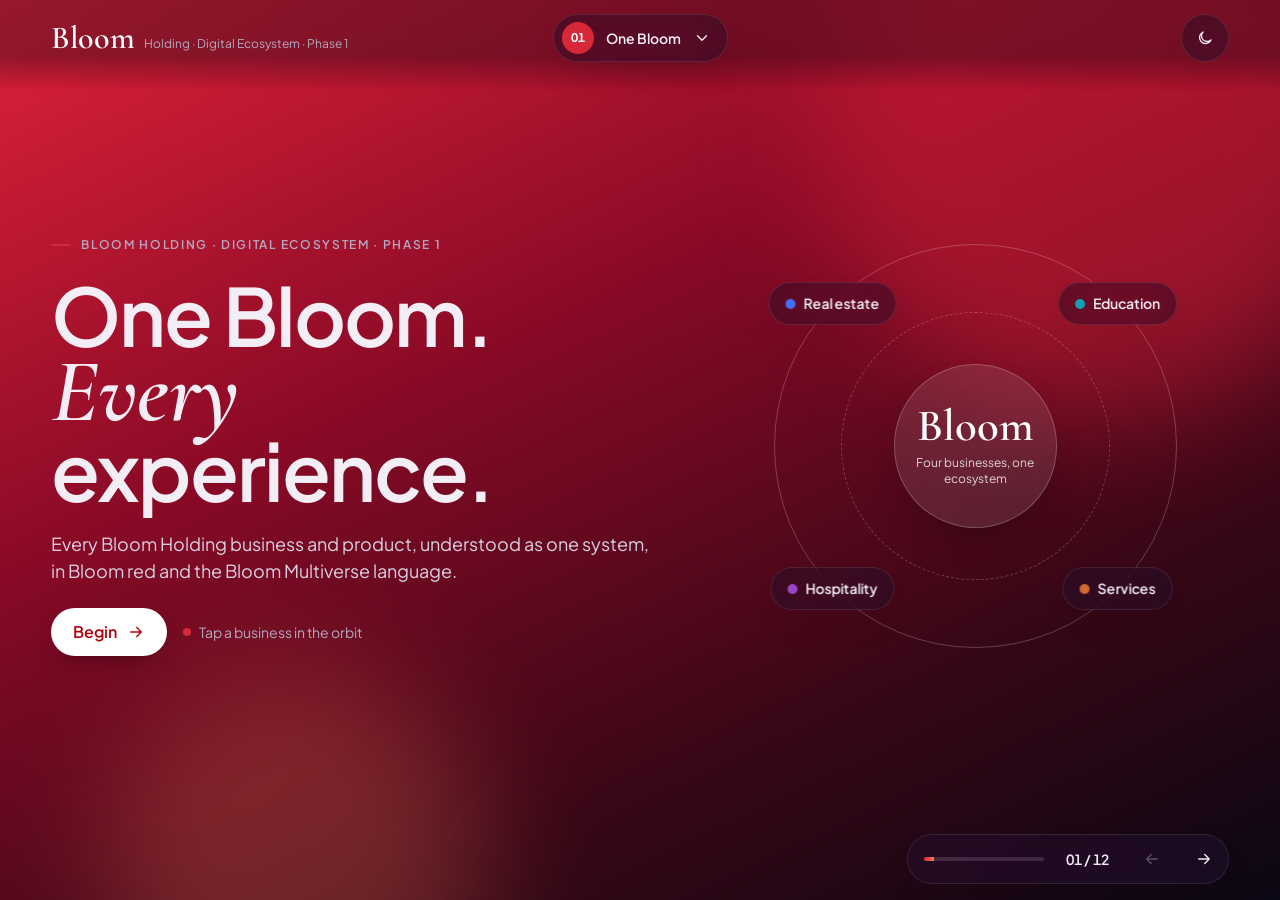
<file: discovery/Bloom-Ecosystem-Phase1.html>
<!doctype html>
<html lang="en">
<head>
<meta charset="utf-8">
<meta name="viewport" content="width=device-width, initial-scale=1, viewport-fit=cover">
<title>Bloom Holding Digital Ecosystem</title>
<meta name="description" content="Phase 1, Ecosystem Foundation: every Bloom Holding business and product as one system, in Bloom red and the Bloom Multiverse design language.">
<link rel="preconnect" href="https://fonts.googleapis.com">
<link rel="preconnect" href="https://fonts.gstatic.com" crossorigin>
<link rel="stylesheet" href="https://fonts.googleapis.com/css2?family=Plus+Jakarta+Sans:wght@400..800&family=Cormorant+Garamond:ital,wght@0,500;0,600;1,500;1,600&display=swap">
<style>
/* Layout: twelve full-screen chapters, one interaction each. Bloom red leads the brand
   (the crimson palette Bloom Multiverse already carries as "the original Bloom accent");
   the Bloom Multiverse language sets the rest: warm paper, navy ink, frosted chrome,
   "01 / 12" counters. Chapters follow the brief's sections 01 to 11 in order. */
:root {
  color-scheme: light;
  --canvas: #F6F4EF; --surface: #FFFFFF; --surface-2: #F3F1EB; --line: #E3DFD5; --line-strong: #CEC8BC;
  --ink: #0B1640; --ink-2: #1E2A5A; --slate: #4A5372; --slate-2: #636B8A;
  --accent: #B6000E; --accent-fg: #B6000E; --accent-soft: #FBE7E8; --on-accent: #FFFFFF;
  --grad: #FF3C4B 0%, #B00A2E 36%, #6E0020 70%, #3A000D 100%;
  --blob-1: #FF4D5E; --blob-2: #FFA28F; --blob-3: #B58CF0;
  --ok-fg: #17754A; --ok-soft: #EAF8F0; --ok-line: #B6E5C8;
  --warn-fg: #8F5600; --warn-soft: #FFF3DC; --warn-line: #F0D39C;
  --viz-1: #2F5BFF; --viz-2: #0E9FB5; --viz-3: #D9722A; --viz-4: #9A45C8;
  --frost: rgba(255, 255, 255, .56); --frost-panel: rgba(255, 255, 255, .94); --frost-line: rgba(11, 22, 64, .08);
  --frost-shadow: 0 1px 2px rgba(11, 22, 64, .05), 0 22px 48px -20px rgba(11, 22, 64, .34);
  --sh-1: 0 1px 2px rgba(11, 22, 64, .05), 0 10px 28px -14px rgba(11, 22, 64, .16);
  --sh-2: 0 2px 8px rgba(11, 22, 64, .05), 0 30px 64px -30px rgba(11, 22, 64, .3);
  --ring: 0 0 0 3px color-mix(in srgb, var(--accent) 35%, transparent);
  --font-display: "Plus Jakarta Sans", system-ui, -apple-system, "Segoe UI", sans-serif;
  --font-ui: "Plus Jakarta Sans", system-ui, -apple-system, "Segoe UI", sans-serif;
  --font-serif: "Cormorant Garamond", "Iowan Old Style", Georgia, "Times New Roman", serif;
  --fs-mega: clamp(2.75rem, 1rem + 5vw, 6.5rem);
  --fs-title: clamp(2rem, 1.1rem + 2.4vw, 3.75rem);
  --r-sm: 12px; --r-md: 18px; --r-lg: 28px; --r-xl: 36px; --r-icon: 30%; --r-pill: 999px;
  --ease-expo: cubic-bezier(.16, 1, .3, 1); --ease-out: cubic-bezier(.2, .8, .2, 1); --ease-spring: cubic-bezier(.34, 1.56, .64, 1);
  --gutter: clamp(16px, 4vw, 56px); --maxw: 1200px;
}
@supports (font-size: round(1px, 2px)) {
  :root { --fs-mega: round(clamp(2.75rem, 1rem + 5vw, 6.5rem), 2px); --fs-title: round(clamp(2rem, 1.1rem + 2.4vw, 3.75rem), 2px); }
}
@media (prefers-color-scheme: dark) {
  :root:not([data-theme="light"]) {
    color-scheme: dark;
    --canvas: #0B0714; --surface: #160F22; --surface-2: #1E1530; --line: #2A2040; --line-strong: #3B2E55;
    --ink: #F3EEF6; --ink-2: #D9D0E2; --slate: #B3A8C2; --slate-2: #8F84A0;
    --accent: #D62839; --accent-fg: #FF7A86; --accent-soft: rgba(214, 40, 57, .2);
    --grad: #E0223A 0%, #8A0A26 38%, #3A0716 72%, #0B0714 100%;
    --blob-1: #E0223A; --blob-2: #FF7A5C; --blob-3: #8F5BE0;
    --ok-fg: #5FE0A8; --ok-soft: rgba(23, 165, 110, .16); --ok-line: rgba(91, 224, 166, .28);
    --warn-fg: #FFC261; --warn-soft: rgba(232, 148, 12, .16); --warn-line: rgba(255, 194, 97, .3);
    --viz-1: #4470FF; --viz-2: #11A0B3; --viz-3: #CF6B30; --viz-4: #9A45C8;
    --frost: rgba(30, 16, 40, .56); --frost-panel: rgba(24, 14, 34, .95); --frost-line: rgba(255, 255, 255, .1);
    --frost-shadow: 0 16px 36px -20px rgba(0, 0, 0, .5);
    --sh-1: 0 0 0 1px rgba(255, 255, 255, .035), 0 10px 24px -16px rgba(0, 0, 0, .45);
    --sh-2: 0 0 0 1px rgba(255, 255, 255, .04), 0 22px 44px -28px rgba(0, 0, 0, .5);
  }
}
:root[data-theme="dark"], .invert {
  color-scheme: dark;
  --canvas: #0B0714; --surface: #160F22; --surface-2: #1E1530; --line: #2A2040; --line-strong: #3B2E55;
  --ink: #F3EEF6; --ink-2: #D9D0E2; --slate: #B3A8C2; --slate-2: #8F84A0;
  --accent: #D62839; --accent-fg: #FF7A86; --accent-soft: rgba(214, 40, 57, .2);
  --grad: #E0223A 0%, #8A0A26 38%, #3A0716 72%, #0B0714 100%;
  --blob-1: #E0223A; --blob-2: #FF7A5C; --blob-3: #8F5BE0;
  --ok-fg: #5FE0A8; --ok-soft: rgba(23, 165, 110, .16); --ok-line: rgba(91, 224, 166, .28);
  --warn-fg: #FFC261; --warn-soft: rgba(232, 148, 12, .16); --warn-line: rgba(255, 194, 97, .3);
  --viz-1: #4470FF; --viz-2: #11A0B3; --viz-3: #CF6B30; --viz-4: #9A45C8;
  --frost: rgba(30, 16, 40, .56); --frost-panel: rgba(24, 14, 34, .95); --frost-line: rgba(255, 255, 255, .1);
  --frost-shadow: 0 16px 36px -20px rgba(0, 0, 0, .5);
  --sh-1: 0 0 0 1px rgba(255, 255, 255, .035), 0 10px 24px -16px rgba(0, 0, 0, .45);
  --sh-2: 0 0 0 1px rgba(255, 255, 255, .04), 0 22px 44px -28px rgba(0, 0, 0, .5);
}

/* ---------- base ---------- */
*, *::before, *::after { box-sizing: border-box; }
html, body { height: 100%; }
body { margin: 0; overflow: hidden; background: var(--canvas); color: var(--ink); font: 400 1rem/1.5 var(--font-ui); -webkit-font-smoothing: antialiased; }
button { font: inherit; color: inherit; cursor: pointer; }
a { color: var(--accent-fg); text-underline-offset: 3px; }
:focus-visible { outline: none; box-shadow: var(--ring); border-radius: var(--r-sm); }
h1, h2, h3, h4, p, ul, ol, figure, dl, dd { margin: 0; }
ul, ol { padding: 0; list-style: none; }
.ico { width: 18px; height: 18px; flex: none; fill: none; stroke: currentColor; stroke-width: 1.8; stroke-linecap: round; stroke-linejoin: round; }
.ico--fill { fill: currentColor; stroke: none; }
.vh { position: absolute; width: 1px; height: 1px; overflow: hidden; clip: rect(0 0 0 0); white-space: nowrap; }
.mark { display: inline-block; aspect-ratio: 436 / 395; background: url([data-uri]) center / contain no-repeat; }
.bloom { font-family: var(--font-serif); font-weight: 600; letter-spacing: -.005em; color: var(--accent-fg); line-height: 1; }
.dot { display: inline-block; width: 10px; height: 10px; border-radius: 50%; background: var(--c, var(--accent)); flex: none; }
.k { font-size: .75rem; font-weight: 600; letter-spacing: .12em; text-transform: uppercase; color: var(--slate-2); }

/* ---------- deck frame ---------- */
.deck { position: fixed; inset: 0; }
.slide { position: absolute; inset: 0; overflow-x: hidden; overflow-y: auto; overscroll-behavior: contain;
  padding: calc(92px + env(safe-area-inset-top, 0px)) var(--gutter) calc(100px + env(safe-area-inset-bottom, 0px));
  background: var(--canvas); color: var(--ink); visibility: hidden; opacity: 0; transform: translateX(48px);
  transition: opacity .56s var(--ease-expo), transform .56s var(--ease-expo), visibility 0s linear .56s; }
.slide.is-before { transform: translateX(-48px); }
.slide.is-current { visibility: visible; opacity: 1; transform: none; transition-delay: 0s; z-index: 1; }
.slide__in { max-width: var(--maxw); margin: 0 auto; min-height: 100%; display: flex; flex-direction: column; justify-content: center; gap: clamp(22px, 3vw, 36px); }
.head { display: grid; gap: 12px; max-width: 880px; }
.eyebrow { display: flex; align-items: center; gap: 10px; font-size: .75rem; font-weight: 600; letter-spacing: .14em; text-transform: uppercase; color: var(--slate); }
.eyebrow::before { content: ""; width: 20px; height: 2px; border-radius: var(--r-pill); background: var(--accent); }
.title { font-family: var(--font-display); font-size: var(--fs-title); font-weight: 600; line-height: 1; letter-spacing: -.02em; text-wrap: balance; }
.title em, .mega em { font-family: var(--font-serif); font-style: italic; font-weight: 600; font-size: 1.12em; line-height: .9; letter-spacing: -.005em; color: var(--accent-fg); }
.stage .title em, .stage .mega em { color: inherit; }
.hint { display: inline-flex; align-items: center; gap: 8px; font-size: .875rem; color: var(--slate); }
.hint::before { content: ""; width: 8px; height: 8px; border-radius: 50%; background: var(--accent); animation: pulse 1.8s ease-in-out infinite; }
@keyframes pulse { 50% { transform: scale(1.6); opacity: .4; } }
.is-current .rv { animation: rise .8s var(--ease-expo) both; animation-delay: calc(var(--d, 0) * 80ms + 80ms); }
@keyframes rise { from { opacity: 0; transform: translateY(18px); } }
.pop { animation: rise .5s var(--ease-expo) both; }

.btn { display: inline-flex; align-items: center; gap: 10px; min-height: 48px; padding: 0 22px; border: 0; border-radius: var(--r-pill); font-weight: 600; background: var(--surface); color: var(--ink); box-shadow: inset 0 0 0 1px var(--line-strong); transition: transform .2s var(--ease-out); text-decoration: none; }
.btn:hover { transform: translateY(-2px); }
.btn--primary { background: #FFFFFF; color: #B6000E; box-shadow: 0 10px 24px -12px rgba(0, 0, 0, .5); }
.chips { display: flex; flex-wrap: wrap; gap: 8px; }
.chip { display: inline-flex; align-items: center; gap: 8px; min-height: 40px; padding: 0 16px; border: 0; border-radius: var(--r-pill); background: var(--surface); color: var(--ink-2); font-size: .875rem; font-weight: 600; white-space: nowrap; box-shadow: inset 0 0 0 1px var(--line-strong); transition: background .2s, color .2s, box-shadow .2s, transform .25s var(--ease-spring); }
.chip:hover { transform: translateY(-2px); }
.chip[aria-pressed="true"], .chip[aria-selected="true"] { background: var(--accent); color: #FFFFFF; box-shadow: none; }
.chip small { font-weight: 500; opacity: .65; font-variant-numeric: tabular-nums; }
.tag { display: inline-flex; align-items: center; gap: 6px; padding: 4px 10px; border-radius: var(--r-pill); font-size: .75rem; font-weight: 600; background: var(--surface-2); color: var(--ink-2); white-space: nowrap; }
.icon-btn { display: inline-grid; place-items: center; width: 40px; height: 40px; border: 0; border-radius: 50%; background: transparent; color: var(--ink); }
.icon-btn:hover { background: color-mix(in srgb, var(--ink) 8%, transparent); }
.icon-btn:disabled { opacity: .3; cursor: default; background: transparent; }
.status { display: inline-flex; align-items: center; gap: 6px; padding: 4px 10px; border-radius: var(--r-pill); font-size: .75rem; font-weight: 600; white-space: nowrap; }
.status::before { content: ""; width: 8px; height: 8px; border-radius: 50%; background: currentColor; }
.status--connected { background: var(--ok-soft); color: var(--ok-fg); box-shadow: inset 0 0 0 1px var(--ok-line); }
.status--separate { background: var(--warn-soft); color: var(--warn-fg); box-shadow: inset 0 0 0 1px var(--warn-line); }
.status--open { color: var(--ink-2); box-shadow: inset 0 0 0 1px var(--line-strong); }
.status--open::before { background: transparent; box-shadow: inset 0 0 0 1.5px currentColor; }
.card { background: var(--surface); border-radius: var(--r-lg); box-shadow: var(--sh-1); padding: clamp(20px, 2.4vw, 28px); min-width: 0; }

/* chrome */
.frost { background: var(--frost); border: 1px solid var(--frost-line); box-shadow: var(--frost-shadow); -webkit-backdrop-filter: blur(22px) saturate(1.8); backdrop-filter: blur(22px) saturate(1.8); }
.chrome { position: fixed; z-index: 20; top: 0; left: 0; right: 0; padding: calc(14px + env(safe-area-inset-top, 0px)) var(--gutter) 0; display: grid; grid-template-columns: 1fr auto 1fr; align-items: center; gap: 12px; pointer-events: none; color: var(--ink); }
.chrome > * { pointer-events: auto; }
.chrome::before { content: ""; position: absolute; z-index: -1; inset: 0 0 -28px; pointer-events: none; background: color-mix(in srgb, var(--canvas) 34%, transparent); -webkit-backdrop-filter: blur(14px); backdrop-filter: blur(14px); -webkit-mask-image: linear-gradient(#000 62%, transparent); mask-image: linear-gradient(#000 62%, transparent); }
.brand { justify-self: start; display: inline-flex; align-items: baseline; gap: 10px; text-decoration: none; }
.brand .bloom { font-size: 2rem; }
.chrome.invert .brand .bloom { color: #FFFFFF; }
.brand small { font-size: .75rem; color: var(--slate); }
.capsule-wrap { position: relative; }
.capsule { display: inline-flex; align-items: center; gap: 12px; height: 48px; padding: 0 16px 0 8px; border-radius: var(--r-pill); color: var(--ink); max-width: min(60vw, 400px); }
.capsule__num { display: grid; place-items: center; width: 32px; height: 32px; border-radius: 50%; background: var(--accent); color: #FFFFFF; font-size: .75rem; font-weight: 700; font-variant-numeric: tabular-nums; flex: none; }
.capsule__name { font-weight: 600; font-size: .875rem; white-space: nowrap; overflow: hidden; text-overflow: ellipsis; min-width: 0; }
.jump { position: absolute; top: calc(100% + 10px); left: 50%; transform: translateX(-50%); width: min(340px, calc(100vw - 32px)); max-height: 70vh; overflow-y: auto; padding: 8px; border-radius: var(--r-md); background: var(--frost-panel); border: 1px solid var(--frost-line); box-shadow: var(--frost-shadow); -webkit-backdrop-filter: blur(22px); backdrop-filter: blur(22px); }
.jump button { display: flex; align-items: center; gap: 12px; width: 100%; padding: 10px 12px; border: 0; background: transparent; border-radius: var(--r-sm); text-align: left; font-size: .875rem; font-weight: 500; color: var(--ink); }
.jump button span { font-variant-numeric: tabular-nums; color: var(--slate-2); font-size: .75rem; width: 20px; }
.jump button:hover { background: var(--surface-2); }
.jump button[aria-current="true"] { background: var(--accent); color: #FFFFFF; }
.jump button[aria-current="true"] span { color: inherit; }
.theme-btn { justify-self: end; width: 48px; height: 48px; }
.theme-btn .i-sun { display: none; }
:root[data-theme="dark"] .theme-btn .i-sun { display: block; }
:root[data-theme="dark"] .theme-btn .i-moon { display: none; }
@media (prefers-color-scheme: dark) { :root:not([data-theme="light"]) .theme-btn .i-sun { display: block; } :root:not([data-theme="light"]) .theme-btn .i-moon { display: none; } }
.rail { position: fixed; z-index: 20; right: 0; bottom: 0; padding: 0 var(--gutter) calc(16px + env(safe-area-inset-bottom, 0px)); pointer-events: none; color: var(--ink); }
.rail-foot { pointer-events: auto; display: inline-flex; align-items: center; gap: 12px; padding: 4px 4px 4px 16px; border-radius: var(--r-pill); }
.progress { position: relative; width: 120px; height: 4px; border-radius: var(--r-pill); background: color-mix(in srgb, var(--ink) 14%, transparent); overflow: hidden; }
.progress i { position: absolute; inset: 0; background: linear-gradient(90deg, var(--accent), var(--blob-2)); transform-origin: 0 50%; transform: scaleX(0); transition: transform .56s var(--ease-expo); }
.counter { font-size: .875rem; font-weight: 600; font-variant-numeric: tabular-nums; min-width: 64px; text-align: center; }

/* ---------- stage (cover, close) ---------- */
.stage { isolation: isolate; }
.stage__bg { position: fixed; inset: 0; overflow: hidden; z-index: -1; pointer-events: none; background: linear-gradient(155deg, var(--grad)); }
.blob { position: absolute; border-radius: 50%; filter: blur(60px); animation: drift 18s ease-in-out infinite alternate; }
.blob--1 { width: 44vw; height: 44vw; background: var(--blob-1); top: -12vw; right: -8vw; opacity: .45; }
.blob--2 { width: 30vw; height: 30vw; background: var(--blob-2); bottom: -12vw; left: 8vw; opacity: .25; animation-duration: 22s; }
@keyframes drift { to { transform: translate(-4vw, 3vw) scale(1.08); } }
.cover { display: grid; grid-template-columns: minmax(0, 1.1fr) minmax(0, .9fr); align-items: center; gap: clamp(24px, 4vw, 64px); }
.cover__text { display: grid; gap: 24px; }
.cover .bloom { font-size: clamp(3.5rem, 2rem + 4vw, 6rem); color: #FFFFFF; }
.mega { font-family: var(--font-display); font-size: var(--fs-mega); font-weight: 600; line-height: .92; letter-spacing: -.025em; text-wrap: balance; }
.cover__actions { display: flex; flex-wrap: wrap; align-items: center; gap: 16px; }
.orbit { position: relative; width: 100%; max-width: 480px; aspect-ratio: 1; justify-self: center; }
.orbit__ring { position: absolute; border-radius: 50%; border: 1px solid rgba(255, 255, 255, .22); pointer-events: none; }
.orbit__ring--1 { inset: 8%; } .orbit__ring--2 { inset: 22%; border-style: dashed; }
.orbit__core { position: absolute; inset: 33%; border-radius: 50%; display: grid; place-content: center; justify-items: center; gap: 6px; padding: 10px; text-align: center; background: rgba(255, 255, 255, .1); border: 1px solid rgba(255, 255, 255, .22); box-shadow: var(--frost-shadow); -webkit-backdrop-filter: blur(18px); backdrop-filter: blur(18px); }
.orbit__core .bloom { font-size: clamp(2rem, 1.2rem + 2vw, 3.25rem); color: #FFFFFF; }
.orbit__core small { font-size: .75rem; color: rgba(255, 255, 255, .8); max-width: 150px; line-height: 1.35; }
.orbit__spin { position: absolute; inset: 0; animation: spin 48s linear infinite; }
.orbit:hover .orbit__spin, .orbit:focus-within .orbit__spin, .orbit:hover .planet__up, .orbit:focus-within .planet__up { animation-play-state: paused; }
@keyframes spin { to { transform: rotate(360deg); } }
.planet { position: absolute; left: 50%; top: 50%; width: 0; height: 0; transform: rotate(var(--a)) translate(0, calc(-1 * var(--r, 180px))); }
.planet__up { position: absolute; left: 0; top: 0; animation: spin 48s linear infinite reverse; }
.planet button { position: absolute; transform: translate(-50%, -50%) rotate(calc(-1 * var(--a))); display: inline-flex; align-items: center; gap: 8px; padding: 10px 16px; border-radius: var(--r-pill); font-size: .875rem; font-weight: 600; white-space: nowrap; color: var(--ink); transition: background .25s; }
.planet button[aria-pressed="true"] { background: #FFFFFF; color: #0B0714; }

/* ---------- 02 household ---------- */
.two { display: grid; grid-template-columns: minmax(0, .85fr) minmax(0, 1.15fr); gap: clamp(20px, 3vw, 48px); align-items: center; }
.ctrl { display: grid; gap: 20px; align-content: start; }
.counter-big { display: flex; align-items: baseline; gap: 14px; }
.counter-big b { font-family: var(--font-display); font-size: clamp(4.5rem, 3rem + 5vw, 8rem); font-weight: 700; line-height: .85; letter-spacing: -.03em; font-variant-numeric: tabular-nums; color: var(--accent-fg); }
.counter-big span { font-size: 1.125rem; color: var(--ink-2); max-width: 16ch; line-height: 1.25; }
.seg { display: inline-flex; padding: 4px; gap: 4px; border-radius: var(--r-pill); background: var(--surface-2); justify-self: start; }
.seg button { border: 0; background: transparent; min-height: 40px; padding: 0 18px; border-radius: var(--r-pill); font-size: .875rem; font-weight: 600; color: var(--slate); }
.seg button[aria-selected="true"] { background: var(--ink); color: var(--canvas); }
.doors { position: relative; height: 480px; border-radius: var(--r-xl); background: var(--surface-2); overflow: hidden; }
.door { position: absolute; width: min(196px, 30%); padding: 16px; border-radius: var(--r-md); background: var(--surface); box-shadow: var(--sh-2); display: grid; gap: 4px;
  left: var(--x); top: var(--y); transform: translate(-50%, -50%) rotate(var(--rot)) scale(1);
  transition: left .7s var(--ease-expo), top .7s var(--ease-expo), transform .7s var(--ease-spring), opacity .4s; }
.door[hidden] { display: grid !important; opacity: 0; transform: translate(-50%, -50%) rotate(var(--rot)) scale(.6); pointer-events: none; }
.door small { font-size: .75rem; color: var(--accent-fg); font-weight: 600; letter-spacing: .06em; text-transform: uppercase; }
.door strong { font-size: 1rem; line-height: 1.25; }
.door em { font-style: normal; font-size: .75rem; line-height: 1.4; color: var(--ink-2); }
.door em b { display: inline-block; margin-right: 6px; padding: 1px 6px; border-radius: var(--r-pill); background: var(--accent); color: #FFFFFF; font-size: .625rem; letter-spacing: .06em; vertical-align: 1px; }
.doors.is-eco .door { left: 50%; top: 50%; transform: translate(-50%, -50%) rotate(0) translateY(calc(var(--k) * 6px)) scale(calc(1 - var(--k) * .03)); }
.one { position: absolute; left: 50%; top: 50%; width: min(320px, 86%); transform: translate(-50%, -50%) scale(.9); opacity: 0; pointer-events: none; z-index: 2; padding: 22px; border-radius: var(--r-lg); background: linear-gradient(155deg, var(--grad)); color: #FFFFFF; box-shadow: var(--sh-2); display: grid; gap: 12px; transition: opacity .4s .25s, transform .6s .25s var(--ease-spring); }
.one .bloom { color: #FFFFFF; font-size: 2.5rem; }
.one p { font-size: .875rem; opacity: .85; }
.one__roles { display: flex; flex-wrap: wrap; gap: 6px; }
.one__roles span { font-size: .75rem; font-weight: 600; padding: 4px 10px; border-radius: var(--r-pill); background: rgba(255, 255, 255, .18); }
.doors.is-eco .one { opacity: 1; transform: translate(-50%, -50%) scale(1); }

/* ---------- detail panels (03, 04, 05) ---------- */
.panel { display: grid; gap: 16px; align-content: start; }
.panel__head { display: flex; align-items: center; gap: 14px; flex-wrap: wrap; }
.panel__head h3 { font-family: var(--font-display); font-size: clamp(1.5rem, 1.1rem + 1vw, 2.25rem); letter-spacing: -.015em; line-height: 1.05; }
.panel__lead { font-size: 1.125rem; color: var(--ink-2); max-width: 52ch; }
.facts { display: grid; grid-template-columns: repeat(auto-fit, minmax(160px, 1fr)); gap: 10px; }
.fact { display: grid; gap: 4px; padding: 14px; border-radius: var(--r-md); background: var(--surface-2); align-content: start; }
.fact p { font-size: .875rem; line-height: 1.4; }
.big-num { font-family: var(--font-display); font-size: clamp(2.5rem, 1.6rem + 2.4vw, 4rem); font-weight: 700; letter-spacing: -.025em; line-height: .9; color: var(--accent-fg); }
.tile { display: grid; place-items: center; width: 48px; height: 48px; border-radius: var(--r-icon); background: color-mix(in srgb, var(--c) 16%, var(--surface)); color: var(--c); flex: none; }
.tile .ico { width: 22px; height: 22px; }
.feat { display: flex; flex-wrap: wrap; gap: 6px; }
.feat span { padding: 6px 12px; border-radius: var(--r-pill); background: var(--accent-soft); color: var(--ink); font-size: .875rem; font-weight: 500; }
.url { font-size: .875rem; font-weight: 600; }

/* 04 stakeholders */
.people { display: grid; gap: 14px; }
.people__tier { display: grid; gap: 8px; }
.jobs { display: grid; gap: 8px; }
.jobs li { position: relative; padding: 14px 16px 14px 40px; border-radius: var(--r-md); background: var(--surface-2); font-family: var(--font-display); font-size: 1.125rem; letter-spacing: -.005em; line-height: 1.3; }
.jobs li::before { content: "\201C"; position: absolute; left: 14px; top: 6px; font-family: var(--font-serif); font-size: 2rem; color: var(--accent-fg); }

.jobs--big { grid-template-columns: repeat(auto-fit, minmax(240px, 1fr)); gap: 12px; }
.jobs--big li { min-height: 120px; padding: 44px 22px 22px; border-radius: var(--r-lg); background: var(--surface); box-shadow: var(--sh-1); font-size: 1.375rem; font-weight: 500; animation: rise .5s var(--ease-expo) both; animation-delay: calc(var(--i, 0) * 60ms); }
.jobs--big li::before { left: 20px; top: 10px; font-size: 3rem; }
.shared { display: grid; gap: 12px; padding: 20px 22px; border-radius: var(--r-lg); background: linear-gradient(155deg, var(--grad)); color: #FFFFFF; }
.shared .k { color: rgba(255, 255, 255, .78); }
.shared ul { display: grid; grid-template-columns: repeat(4, minmax(0, 1fr)); gap: 14px; }
.shared li { padding-left: 12px; border-left: 2px solid rgba(255, 255, 255, .6); font-size: 1rem; line-height: 1.35; }
@media (max-width: 960px) { .shared ul { grid-template-columns: repeat(2, minmax(0, 1fr)); } }
@media (max-width: 640px) { .shared ul { grid-template-columns: minmax(0, 1fr); } .jobs--big li { font-size: 1.125rem; min-height: 0; } }

/* 05 products */
.prods { display: grid; grid-template-columns: repeat(auto-fill, minmax(170px, 1fr)); gap: 8px; }
.prod { display: grid; gap: 4px; padding: 14px; border: 0; border-radius: var(--r-md); background: var(--surface); box-shadow: inset 0 0 0 1px var(--line); text-align: left; transition: transform .25s var(--ease-spring), box-shadow .2s, background .2s; min-width: 0; }
.prod:hover { transform: translateY(-2px); }
.prod strong { font-size: .875rem; line-height: 1.25; }
.prod small { font-size: .75rem; color: var(--slate); }
.prod[aria-selected="true"] { background: var(--accent); color: #FFFFFF; box-shadow: 0 14px 30px -16px var(--accent); }
.prod[aria-selected="true"] small { color: rgba(255, 255, 255, .8); }
.prod--unk { background: transparent; box-shadow: none; outline: 1.5px dashed var(--line-strong); outline-offset: -1.5px; }

/* logos */
.logos { display: flex; flex-wrap: wrap; gap: 8px; align-items: center; }
.lg { display: inline-flex; align-items: center; justify-content: center; height: 44px; min-width: 44px; padding: 0 14px; border-radius: var(--r-sm); background: #FFFFFF; color: #0B1640; box-shadow: inset 0 0 0 1px rgba(11, 22, 64, .1); font-family: var(--font-serif); font-size: 1.125rem; font-weight: 600; letter-spacing: .005em; white-space: nowrap; }
.lg--sm { height: 32px; min-width: 32px; padding: 0 10px; font-size: .875rem; }
.lg--bloom { color: #B6000E; font-size: 1.5rem; }
.lg--sm.lg--bloom { font-size: 1.125rem; }
.lg--mark .mark { width: 26px; }
.lg--sm.lg--mark .mark { width: 20px; }
.lg--img { padding: 0; background-repeat: no-repeat; background-position: center; background-color: #FFFFFF; }
.lg--edition { width: 104px; background-image: url([data-uri]); background-size: 80% auto; }
.lg--marriott { width: 76px; background-image: url([data-uri]); background-size: auto 72%; }
.lg--sf { width: 44px; background-image: url([data-uri]); background-size: 70% auto; }
.lg--db { width: 44px; background-image: url([data-uri]); background-size: 70% auto; }
.lg--ui { width: 44px; background-image: url([data-uri]); background-size: 70% auto; }
.lg--sap { width: 44px; background-image: url([data-uri]); background-size: 76% auto; }
.lg--sm.lg--edition { width: 76px; }
.lg--sm.lg--marriott { width: 56px; }
.lg--sm.lg--sf, .lg--sm.lg--db, .lg--sm.lg--ui, .lg--sm.lg--sap { width: 32px; }
.prod__lg { display: flex; margin-bottom: 4px; }

/* 03 businesses: one card opens, the rest stay compact */
.bizrow { display: flex; gap: 10px; min-height: 420px; }
.bz { position: relative; flex: 1 1 0; min-width: 0; display: flex; flex-direction: column; align-items: flex-start; gap: 14px; padding: 22px 20px; border: 0; border-radius: var(--r-xl); background: var(--surface); box-shadow: var(--sh-1); color: var(--ink); text-align: left; overflow: hidden; transition: flex-grow .7s var(--ease-expo), transform .3s var(--ease-spring); }
.bz:hover { transform: translateY(-3px); }
.bz[aria-selected="true"] { flex-grow: 3.4; background: linear-gradient(155deg, var(--grad)); color: #FFFFFF; box-shadow: var(--sh-2); }
.bz[aria-selected="true"] .tile { background: rgba(255, 255, 255, .18); color: #FFFFFF; }
.bz__name { font-size: 1.25rem; font-weight: 700; letter-spacing: -.01em; line-height: 1.15; }
.bz__num { margin-top: auto; font-family: var(--font-display); font-size: clamp(1.75rem, 1rem + 1.4vw, 2.5rem); font-weight: 800; letter-spacing: -.02em; line-height: .9; color: var(--c); }
.bz[aria-selected="true"] .bz__num { color: #FFFFFF; font-size: clamp(3.5rem, 2rem + 4vw, 6.5rem); }
.bz__body { display: grid; gap: 14px; max-height: 0; opacity: 0; overflow: hidden; transition: opacity .3s; }
.bz[aria-selected="true"] .bz__body { max-height: 400px; opacity: 1; transition: opacity .5s .25s; }
.bz__lbl { font-size: 1rem; font-weight: 600; opacity: .9; }
.bz__line { font-family: var(--font-serif); font-style: italic; font-weight: 600; font-size: 1.5rem; line-height: 1.2; }

/* ---------- 06 lifetime ---------- */
.life__stage { display: grid; gap: 12px; }
.life__n { font-size: .875rem; font-weight: 600; color: var(--slate-2); font-variant-numeric: tabular-nums; }
.life__name { font-family: var(--font-display); font-size: clamp(3rem, 2rem + 4vw, 6rem); font-weight: 700; letter-spacing: -.025em; line-height: .9; }
.life__line { font-size: 1.25rem; color: var(--ink-2); max-width: 32ch; min-height: 3em; }
.life__flag { min-height: 28px; }
.lanes { display: grid; gap: 10px; }
.lane { display: grid; grid-template-columns: 120px minmax(0, 1fr); align-items: center; gap: 12px; font-size: .875rem; font-weight: 600; }
.lane__bar { height: 40px; border-radius: var(--r-pill); background: var(--surface-2); position: relative; overflow: hidden; }
.lane__bar i { position: absolute; inset: 0; border-radius: inherit; background: var(--c); transform: scaleX(0); transform-origin: 0 50%; transition: transform .6s var(--ease-expo); }
.lane.on .lane__bar i { transform: scaleX(1); }
.life__prods { display: flex; flex-wrap: wrap; gap: 6px; align-items: center; min-height: 32px; }
.scrub { display: grid; gap: 10px; }
.scrub input { width: 100%; accent-color: var(--accent); height: 28px; }
.scrub__ticks { display: grid; grid-template-columns: repeat(8, minmax(0, 1fr)); font-size: .75rem; font-weight: 600; color: var(--slate-2); text-align: center; }
.scrub__ticks span.on { color: var(--accent-fg); }
.scrub__row { display: flex; align-items: center; gap: 12px; flex-wrap: wrap; }

/* ---------- 07 connect ---------- */
.board { position: relative; width: 100%; aspect-ratio: 560 / 440; }
.board svg { position: absolute; inset: 0; width: 100%; height: 100%; overflow: visible; }
.board line { stroke: var(--accent); stroke-width: 3; stroke-linecap: round; }
.board line.s-connected { stroke: var(--ok-fg); }
.board line.s-separate { stroke: var(--warn-fg); }
.board line.try { stroke: var(--slate-2); stroke-dasharray: 4 6; stroke-width: 2; }
.board line.found { stroke-dasharray: 700; animation: draw .7s var(--ease-expo) both; }
@keyframes draw { from { stroke-dashoffset: 700; } to { stroke-dashoffset: 0; } }
.node { position: absolute; transform: translate(-50%, -50%); min-height: 48px; padding: 0 18px; border: 0; border-radius: var(--r-pill); background: var(--surface); box-shadow: var(--sh-2); font-weight: 600; font-size: .875rem; display: inline-flex; align-items: center; white-space: nowrap; transition: transform .3s var(--ease-spring), background .2s, color .2s; }
.node:hover { transform: translate(-50%, -50%) scale(1.06); }
.node.linked { box-shadow: inset 0 0 0 2px var(--accent), var(--sh-2); }
.node[aria-pressed="true"] { background: var(--accent); color: #FFFFFF; transform: translate(-50%, -50%) scale(1.1); }
.reveal { display: grid; gap: 14px; padding: 24px; border-radius: var(--r-lg); background: var(--surface); box-shadow: var(--sh-1); min-height: 210px; align-content: start; justify-items: start; }
.reveal h3 { font-family: var(--font-display); font-size: 1.75rem; letter-spacing: -.015em; line-height: 1.05; }
.reveal p { font-size: 1.125rem; color: var(--ink-2); }
.reveal.popin { animation: popin .5s var(--ease-spring); }
@keyframes popin { from { transform: scale(.94); opacity: .4; } }
.score { display: flex; align-items: center; gap: 12px; font-size: .875rem; color: var(--slate); flex-wrap: wrap; }
.score b { font-family: var(--font-display); font-size: 1.5rem; color: var(--ink); font-variant-numeric: tabular-nums; }
.pips { display: flex; gap: 4px; }
.pips i { width: 16px; height: 6px; border-radius: var(--r-pill); background: var(--line-strong); transition: background .3s; }
.pips i.on { background: var(--accent); }

/* ---------- 08 language ---------- */
.layers { display: grid; gap: 8px; }
.layers li { display: grid; grid-template-columns: 32px minmax(0, 1fr); gap: 12px; align-items: center; padding: 12px 14px; border-radius: var(--r-md); background: var(--surface); box-shadow: inset 0 0 0 1px var(--line); font-size: .875rem; color: var(--slate); }
.layers b { display: block; font-size: 1rem; color: var(--ink); }
.layers .bloom { font-size: 1.5rem; text-align: center; }
.layers .mark { width: 26px; }
.swatches { display: flex; gap: 6px; }
.swatches i { width: 12px; height: 26px; border-radius: 4px; background: var(--c); box-shadow: inset 0 0 0 1px rgba(0, 0, 0, .08); }
.card-demo { position: relative; padding: clamp(22px, 3vw, 34px); border-radius: var(--r-xl); background: #F6F4EF; color: #0B1640; box-shadow: var(--sh-2); overflow: hidden; display: grid; gap: 16px; min-height: 400px; align-content: start; isolation: isolate; }
.card-demo::before { content: ""; position: absolute; width: 300px; height: 300px; right: -90px; top: -120px; border-radius: 50%; background: #FFA28F; filter: blur(70px); opacity: .35; z-index: -1; }
.card-demo__top { display: flex; justify-content: space-between; align-items: center; gap: 12px; flex-wrap: wrap; }
.card-demo__top .bloom { font-size: 1.75rem; color: #B6000E; }
.card-demo__by { font-size: .75rem; font-weight: 600; letter-spacing: .08em; text-transform: uppercase; color: #636B8A; }
.demo-greet { font-family: var(--font-display); font-size: clamp(2.25rem, 1.4rem + 2.2vw, 3.5rem); font-weight: 700; letter-spacing: -.025em; line-height: .95; }
.demo-greet em { font-family: var(--font-serif); font-style: italic; font-weight: 600; font-size: 1.12em; color: #B6000E; letter-spacing: 0; }
.demo-lede { font-size: 1.125rem; color: #1E2A5A; max-width: 38ch; }
.demo-pills { display: flex; flex-wrap: wrap; gap: 8px; }
.demo-pills span { display: inline-flex; align-items: center; gap: 8px; padding: 8px 14px; border-radius: var(--r-pill); background: #FFFFFF; font-size: .875rem; font-weight: 600; box-shadow: 0 1px 2px rgba(11, 22, 64, .05), 0 10px 28px -14px rgba(11, 22, 64, .16); }
.demo-pills span:first-child::before { content: ""; width: 8px; height: 8px; border-radius: 50%; background: #B6000E; }
.demo-cta { justify-self: start; display: inline-flex; align-items: center; gap: 10px; min-height: 48px; padding: 0 22px; border-radius: var(--r-pill); background: #B6000E; color: #FFFFFF; font-weight: 600; box-shadow: 0 10px 24px -12px #B6000E; }
.card-demo.swap > * { animation: rise .55s var(--ease-expo) both; }
.card-demo.swap > *:nth-child(2) { animation-delay: 60ms; }
.card-demo.swap > *:nth-child(3) { animation-delay: 120ms; }
.card-demo.swap > *:nth-child(4) { animation-delay: 180ms; }
.card-demo.swap > *:nth-child(5) { animation-delay: 240ms; }
.note { font-size: .75rem; color: var(--slate-2); }
.demo-real { color: var(--ok-fg); font-weight: 600; }

/* ---------- 09 principles ---------- */
.flips { display: grid; grid-template-columns: repeat(4, minmax(0, 1fr)); gap: 10px; }
.flip { perspective: 900px; border: 0; padding: 0; background: none; min-height: 190px; text-align: left; border-radius: var(--r-lg); }
.flip__in { position: relative; display: block; width: 100%; height: 100%; min-height: 190px; transform-style: preserve-3d; transition: transform .7s var(--ease-spring); }
.flip[aria-pressed="true"] .flip__in { transform: rotateY(180deg); }
.flip__f, .flip__b { position: absolute; inset: 0; display: grid; align-content: space-between; gap: 10px; padding: 20px; border-radius: var(--r-lg); backface-visibility: hidden; -webkit-backface-visibility: hidden; }
.flip__f { background: var(--surface); box-shadow: var(--sh-1); }
.flip__f span { font-family: var(--font-display); font-size: 2.25rem; font-weight: 700; letter-spacing: -.025em; line-height: 1; color: var(--accent-fg); }
.flip__f strong { font-family: var(--font-display); font-size: 1.25rem; letter-spacing: -.01em; line-height: 1.15; }
.flip__b { transform: rotateY(180deg); background: linear-gradient(155deg, var(--grad)); color: #FFFFFF; font-size: .875rem; line-height: 1.45; align-content: center; }
.flip__b b { display: block; font-size: 1rem; margin-bottom: 6px; }

/* ---------- 10 opportunities ---------- */
.opps { display: grid; grid-template-columns: repeat(auto-fit, minmax(240px, 1fr)); gap: 10px; }
.opp { display: grid; gap: 8px; align-content: start; padding: 20px; border-radius: var(--r-lg); background: var(--surface); box-shadow: var(--sh-1); animation: rise .5s var(--ease-expo) both; animation-delay: calc(var(--i, 0) * 50ms); }
.opp h3 { font-family: var(--font-display); font-size: 1.25rem; letter-spacing: -.01em; line-height: 1.15; }
.opp p { font-size: .875rem; color: var(--slate); line-height: 1.45; }

/* ---------- 11 wrap ---------- */
.wrap-list { display: grid; grid-template-columns: repeat(auto-fit, minmax(260px, 1fr)); gap: 8px; }
.wrap-list li { display: grid; grid-template-columns: 28px minmax(0, 1fr); gap: 8px; padding: 14px; border-radius: var(--r-md); background: var(--surface); box-shadow: var(--sh-1); font-size: .875rem; line-height: 1.45; animation: rise .45s var(--ease-expo) both; animation-delay: calc(var(--i, 0) * 40ms); }
.wrap-list li > span { font-size: .75rem; font-weight: 700; color: var(--accent-fg); font-variant-numeric: tabular-nums; padding-top: 2px; }
.road { display: grid; grid-template-columns: repeat(5, minmax(0, 1fr)); gap: 6px; }
.road li { padding: 12px 14px; border-radius: var(--r-md); background: var(--surface-2); display: grid; gap: 2px; }
.road span { font-size: .75rem; font-weight: 600; color: var(--slate-2); }
.road b { font-size: .875rem; }
.road li.now { background: var(--accent); color: #FFFFFF; }
.road li.now span { color: inherit; opacity: .8; }
.srcs { justify-self: start; max-width: 100%; border-radius: var(--r-lg); background: color-mix(in srgb, var(--canvas) 82%, transparent); box-shadow: inset 0 0 0 1px var(--frost-line); -webkit-backdrop-filter: blur(18px); backdrop-filter: blur(18px); color: var(--ink-2); font-size: .875rem; line-height: 1.55; }
.srcs summary { display: inline-flex; align-items: center; gap: 8px; min-height: 44px; padding: 0 18px; cursor: pointer; font-weight: 600; color: var(--ink); list-style: none; border-radius: var(--r-pill); }
.srcs summary::-webkit-details-marker { display: none; }
.srcs summary::before { content: "+"; display: grid; place-items: center; width: 20px; height: 20px; border-radius: 50%; background: var(--accent); color: #FFFFFF; font-size: .875rem; line-height: 1; transition: transform .25s var(--ease-out); }
.srcs[open] summary::before { transform: rotate(45deg); }
.srcs ul { display: grid; gap: 10px; padding: 0 20px 18px 46px; max-width: 110ch; list-style: disc; }
.srcs li::marker { color: var(--accent-fg); }
.srcs a { color: var(--ink); text-decoration-color: var(--accent-fg); }

/* ---------- responsive ---------- */
@media (max-width: 960px) {
  .bizrow { flex-direction: column; min-height: 0; }
  .bz { flex: 0 0 auto; }
  .bz__num { margin-top: 0; }
  .cover, .two { grid-template-columns: minmax(0, 1fr); }
  .orbit { max-width: 360px; }
  .road, .flips { grid-template-columns: repeat(2, minmax(0, 1fr)); }
}
@media (max-width: 640px) {
  .slide { padding-top: calc(80px + env(safe-area-inset-top, 0px)); }
  .chrome { grid-template-columns: auto minmax(0, 1fr) auto; }
  .capsule-wrap { min-width: 0; justify-self: center; max-width: 100%; }
  .capsule { max-width: 100%; }
  .brand small { display: none; }
  .brand .bloom { font-size: 1.5rem; }
  .doors { height: 480px; }
  .door { width: 150px; padding: 12px; }
  .lane { grid-template-columns: 96px minmax(0, 1fr); }
  .scrub__ticks { font-size: 0; }
  .node { min-height: 40px; padding: 0 12px; font-size: .75rem; }
  .road, .flips { grid-template-columns: minmax(0, 1fr); }
  .planet button { padding: 8px 12px; font-size: .75rem; }
  .progress { width: 64px; }
}
@media (prefers-reduced-motion: reduce) { *, *::before, *::after { animation: none !important; transition: none !important; } }
</style>
</head>
<body>
<svg width="0" height="0" style="position:absolute" aria-hidden="true">
  <symbol id="i-arrow-r" viewBox="0 0 24 24"><path d="M5 12h14M13 6l6 6-6 6"/></symbol>
  <symbol id="i-arrow-l" viewBox="0 0 24 24"><path d="M19 12H5M11 6l-6 6 6 6"/></symbol>
  <symbol id="i-chev" viewBox="0 0 24 24"><path d="M6 9l6 6 6-6"/></symbol>
  <symbol id="i-sun" viewBox="0 0 24 24"><circle cx="12" cy="12" r="4"/><path d="M12 2v2M12 20v2M4.9 4.9l1.4 1.4M17.7 17.7l1.4 1.4M2 12h2M20 12h2M4.9 19.1l1.4-1.4M17.7 6.3l1.4-1.4"/></symbol>
  <symbol id="i-moon" viewBox="0 0 24 24"><path d="M20 14.5A8 8 0 1 1 9.5 4a6.5 6.5 0 0 0 10.5 10.5z"/></symbol>
  <symbol id="i-play" viewBox="0 0 24 24"><path d="M8 5v14l11-7z"/></symbol>
  <symbol id="i-reset" viewBox="0 0 24 24"><path d="M4 12a8 8 0 1 0 2.4-5.7M4 4v4h4"/></symbol>
  <symbol id="i-home" viewBox="0 0 24 24"><path d="M3 11l9-7 9 7M5 10v10h14V10M10 20v-6h4v6"/></symbol>
  <symbol id="i-cap" viewBox="0 0 24 24"><path d="M2 9l10-5 10 5-10 5z"/><path d="M6 11v5c0 1.7 2.7 3 6 3s6-1.3 6-3v-5M22 9v6"/></symbol>
  <symbol id="i-tools" viewBox="0 0 24 24"><path d="M14.7 6.3a4 4 0 0 0-5.4 5.4L3 18l3 3 6.3-6.3a4 4 0 0 0 5.4-5.4l-2.6 2.6-2.4-.6-.6-2.4z"/></symbol>
  <symbol id="i-cloche" viewBox="0 0 24 24"><path d="M3 18h18M5 18a7 7 0 0 1 14 0M12 9V7M10 7h4"/></symbol>
  <symbol id="i-pin" viewBox="0 0 24 24"><path d="M12 21s-7-5.5-7-11a7 7 0 0 1 14 0c0 5.5-7 11-7 11z"/><circle cx="12" cy="10" r="2.5"/></symbol>
</svg>

<header class="chrome invert" id="chrome">
  <a class="brand" href="#s01" data-go="0" aria-label="Bloom Holding, back to the cover"><span class="bloom">Bloom</span><small>Holding · Digital Ecosystem · Phase 1</small></a>
  <div class="capsule-wrap">
    <button class="capsule frost" id="capsule" type="button" aria-expanded="false" aria-controls="jump" aria-label="Jump to a chapter"><span class="capsule__num" id="cap-num">01</span><span class="capsule__name" id="cap-name">One Bloom</span><svg class="ico"><use href="#i-chev"/></svg></button>
    <nav class="jump" id="jump" aria-label="Chapters" hidden><ol id="jump-list"></ol></nav>
  </div>
  <button class="icon-btn frost theme-btn" id="theme-btn" type="button" aria-label="Switch between light and dark"><svg class="ico i-moon"><use href="#i-moon"/></svg><svg class="ico i-sun"><use href="#i-sun"/></svg></button>
</header>

<main class="deck" id="deck" aria-roledescription="presentation" aria-label="Bloom Holding Digital Ecosystem, Phase 1">

<!-- 01 COVER -->
<section class="slide invert stage is-current" data-title="One Bloom" aria-roledescription="slide">
  <div class="stage__bg" aria-hidden="true"><i class="blob blob--1"></i><i class="blob blob--2"></i></div>
  <div class="slide__in">
    <div class="cover">
      <div class="cover__text">
        <p class="eyebrow rv">Bloom Holding · Digital Ecosystem · Phase 1</p>
        <h1 class="mega rv" style="--d:1">One Bloom. <em>Every</em> experience.</h1>
        <p class="rv" style="--d:2; font-size:1.125rem; max-width:46ch; color:var(--ink-2)">Every Bloom Holding business and product, understood as one system, in Bloom red and the Bloom Multiverse language.</p>
        <div class="cover__actions rv" style="--d:3">
          <button class="btn btn--primary" type="button" data-go="next">Begin<svg class="ico"><use href="#i-arrow-r"/></svg></button>
          <span class="hint">Tap a business in the orbit</span>
        </div>
      </div>
      <div class="orbit rv" style="--d:2" id="orbit">
        <i class="orbit__ring orbit__ring--1"></i><i class="orbit__ring orbit__ring--2"></i>
        <div class="orbit__spin" id="orbit-spin"></div>
        <div class="orbit__core" aria-live="polite"><span class="bloom">Bloom</span><small id="orbit-say">Four businesses, one ecosystem</small></div>
      </div>
    </div>
  </div>
</section>

<!-- 02 WHY -->
<section class="slide" data-title="Why an ecosystem" aria-roledescription="slide">
  <div class="slide__in">
    <header class="head"><p class="eyebrow rv">01 · Why an ecosystem</p><h2 class="title rv" style="--d:1">One family. Many <em>roles</em>. A different app for each.</h2></header>
    <div class="two">
      <div class="ctrl rv" style="--d:2">
        <p class="hint">Add the roles one family holds with Bloom</p>
        <div class="chips" id="roles"></div>
        <div class="counter-big" aria-live="polite"><b id="door-n">3</b><span id="door-say">roles, each with its own app, look and login</span></div>
        <div class="seg" role="tablist" aria-label="View" id="door-view">
          <button type="button" role="tab" aria-selected="true" data-v="today">Today</button>
          <button type="button" role="tab" aria-selected="false" tabindex="-1" data-v="eco">As one ecosystem</button>
        </div>
      </div>
      <div class="doors rv" style="--d:3" id="doors">
        <div class="one" aria-hidden="true"><span class="bloom">Bloom</span><p>One relationship. Every role.</p><div class="one__roles" id="one-roles"></div></div>
      </div>
    </div>
  </div>
</section>

<!-- 03 BUSINESSES -->
<section class="slide" data-title="Four businesses" aria-roledescription="slide">
  <div class="slide__in">
    <header class="head"><p class="eyebrow rv">02 · Business ecosystem</p><h2 class="title rv" style="--d:1">Four businesses. They all meet in the <em>community</em>.</h2></header>
    <p class="hint rv" style="--d:2">Tap a business to open it</p>
    <div class="bizrow rv" style="--d:3" role="tablist" aria-label="Businesses" id="biz-row"></div>
  </div>
</section>

<!-- 04 STAKEHOLDERS -->
<section class="slide" data-title="Stakeholders" aria-roledescription="slide">
  <div class="slide__in">
    <header class="head"><p class="eyebrow rv">03 · Stakeholder ecosystem</p><h2 class="title rv" style="--d:1">Ten groups in three tiers. The real unit is the <em>household</em>.</h2></header>
    <div class="two">
      <div class="people rv" style="--d:2" id="people" role="tablist" aria-label="Stakeholders"></div>
      <div class="card panel rv" style="--d:3" id="people-panel" aria-live="polite"></div>
    </div>
  </div>
</section>

<!-- 05 JOBS -->
<section class="slide" data-title="Jobs to be done" aria-roledescription="slide">
  <div class="slide__in">
    <header class="head"><p class="eyebrow rv">04 · User jobs and needs</p><h2 class="title rv" style="--d:1">Jobs are about confidence and <em>continuity</em>.</h2></header>
    <div class="chips rv" style="--d:2" role="tablist" aria-label="Whose jobs" id="jobs-tabs"></div>
    <ul class="jobs jobs--big rv" style="--d:3" id="jobs-list" aria-live="polite"></ul>
    <div class="shared rv" style="--d:4"><span class="k">Jobs every group shares</span><ul>
      <li>Know what needs me, and what's waiting on someone else.</li>
      <li>Reach a real person quickly when it matters.</li>
      <li>Do it once: never re-enter who I am for each part of Bloom.</li>
      <li>Feel that Bloom knows me, without feeling watched.</li>
    </ul></div>
  </div>
</section>

<!-- 06 LIFECYCLE -->
<section class="slide" data-title="A lifetime with Bloom" aria-roledescription="slide">
  <div class="slide__in">
    <header class="head"><p class="eyebrow rv">05 · Experience lifecycle</p><h2 class="title rv" style="--d:1">Most of the relationship happens <em>after</em> arrival.</h2></header>
    <div class="two rv" style="--d:2">
      <div class="life__stage" aria-live="polite">
        <span class="life__n" id="life-n">05 / 08</span>
        <span class="life__name" id="life-name">Arrive</span>
        <p class="life__line" id="life-line"></p>
        <span class="life__flag" id="life-flag"></span>
      </div>
      <div class="lanes" id="lanes"></div>
    </div>
    <div class="life__prods rv" style="--d:3" id="life-prods" aria-live="polite"></div>
    <div class="scrub rv" style="--d:3">
      <label class="vh" for="life-range">Lifecycle stage</label>
      <input type="range" id="life-range" min="0" max="7" step="1" value="4">
      <div class="scrub__ticks" id="life-ticks" aria-hidden="true"></div>
      <div class="scrub__row"><button class="chip" type="button" id="life-play"><svg class="ico ico--fill"><use href="#i-play"/></svg><span>Play a lifetime</span></button><span class="hint">Or drag the slider</span></div>
    </div>
  </div>
</section>

<!-- 07 CONNECT -->
<section class="slide" data-title="Connect the dots" aria-roledescription="slide">
  <div class="slide__in">
    <header class="head"><p class="eyebrow rv">06 · Cross-domain relationships</p><h2 class="title rv" style="--d:1">The value sits where the businesses <em>meet</em>.</h2></header>
    <div class="two">
      <div class="board rv" style="--d:2" id="board"><svg viewBox="0 0 560 440" preserveAspectRatio="none" aria-hidden="true" id="board-svg"></svg></div>
      <div class="ctrl rv" style="--d:3">
        <p class="hint">Tap two places to connect them</p>
        <div class="reveal" id="reveal" aria-live="polite"></div>
        <div class="score"><b id="score">1 / 9</b><span>connections found</span><div class="pips" id="pips"></div><button class="icon-btn" type="button" id="con-reset" aria-label="Start again"><svg class="ico"><use href="#i-reset"/></svg></button></div>
      </div>
    </div>
  </div>
</section>

<!-- 08 PRODUCTS -->
<section class="slide" data-title="Every Bloom product" aria-roledescription="slide">
  <div class="slide__in">
    <header class="head"><p class="eyebrow rv">07 · Digital touchpoints</p><h2 class="title rv" style="--d:1">Thirteen products. One Bloom <em>system</em>.</h2></header>
    <div class="chips rv" style="--d:2" role="tablist" aria-label="Filter products" id="prod-filter"></div>
    <div class="two" style="align-items:start">
      <div class="prods rv" style="--d:3" id="prods" role="tablist" aria-label="Products"></div>
      <div class="card panel rv" style="--d:4" id="prod-panel" aria-live="polite"></div>
    </div>
  </div>
</section>

<!-- 08 LANGUAGE -->
<section class="slide" data-title="One design language" aria-roledescription="slide">
  <div class="slide__in">
    <header class="head"><p class="eyebrow rv">08 · Design language</p><h2 class="title rv" style="--d:1">Bloom red leads. Bloom Multiverse sets the <em>language</em>.</h2></header>
    <div class="two">
      <div class="ctrl rv" style="--d:2">
        <p class="hint">Switch who it's for</p>
        <div class="chips" role="tablist" aria-label="Audience" id="aud"></div>
        <ul class="layers">
          <li><span class="bloom" aria-hidden="true">B</span><div><b>Bloom leads the brand</b>Red serif wordmark, Bloom red, Bloom type, photography, voice</div></li>
          <li><span class="swatches" aria-hidden="true"><i style="--c:#B6000E"></i><i style="--c:#0B1640"></i><i style="--c:#F6F4EF"></i></span><div><b>Bloom Multiverse sets the language</b>Greeting, editing, layout, glass, motion, counters</div></li>
          <li><span class="mark" aria-hidden="true"></span><div><b>Each product keeps its job</b>Bloom Multiverse keeps its flag mark and inbox</div></li>
        </ul>
      </div>
      <div class="ctrl rv" style="--d:3; gap:8px">
        <div class="card-demo" id="demo" aria-live="polite"></div>
        <p class="note" id="demo-note"></p>
      </div>
    </div>
  </div>
</section>

<!-- 09 PRINCIPLES -->
<section class="slide" data-title="Experience principles" aria-roledescription="slide">
  <div class="slide__in">
    <header class="head"><p class="eyebrow rv">09 · Experience principles</p><h2 class="title rv" style="--d:1">Seven principles for every Bloom <em>product</em>.</h2><p class="hint rv" style="--d:1">Tap a card to flip it</p></header>
    <div class="flips rv" style="--d:2" id="flips"></div>
  </div>
</section>

<!-- 10 OPPORTUNITIES -->
<section class="slide" data-title="Opportunities" aria-roledescription="slide">
  <div class="slide__in">
    <header class="head"><p class="eyebrow rv">10 · Opportunity areas</p><h2 class="title rv" style="--d:1">The biggest wins sit in the <em>gaps</em> between products.</h2></header>
    <div class="chips rv" style="--d:2" role="tablist" aria-label="Opportunity type" id="opp-tabs"></div>
    <div class="opps" id="opps" aria-live="polite"></div>
  </div>
</section>

<!-- 11 WRAP -->
<section class="slide invert stage" data-title="What we know and what's next" aria-roledescription="slide">
  <div class="stage__bg" aria-hidden="true"><i class="blob blob--1"></i><i class="blob blob--2"></i></div>
  <div class="slide__in">
    <header class="head"><p class="eyebrow rv">11 · Summary and Phase 2</p><h2 class="title rv" style="--d:1">Phase 1 sets the foundation. Phase 2 designs the <em>system</em>.</h2></header>
    <div class="chips rv" style="--d:2" role="tablist" aria-label="Summary" id="wrap-tabs"></div>
    <ol class="wrap-list" id="wrap-list" aria-live="polite"></ol>
    <ol class="road rv" style="--d:3">
      <li class="now"><span>Phase 1 · Now</span><b>Ecosystem foundation</b></li>
      <li><span>Phase 2</span><b>Ecosystem architecture</b></li>
      <li><span>Phase 3</span><b>Bloom design system</b></li>
      <li><span>Phase 4</span><b>Product experiences</b></li>
      <li><span>Phase 5</span><b>Connected intelligence</b></li>
    </ol>
    <details class="srcs rv" style="--d:4">
      <summary>Sources and notes</summary>
      <ul>
        <li>Facts from search summaries of <a href="https://bloomholding.com/who-we-are" target="_blank" rel="noopener">Bloom Holding</a>, <a href="https://bloomholding.com/press-releases/bloom-holding-introduces-next-generation-digital-solutions-to-elevate-broker-owner-and-resident-experiences-1" target="_blank" rel="noopener">its digital apps launch</a>, <a href="https://bloomholding.com/bloom-partners-app" target="_blank" rel="noopener">Bloom Partners</a>, <a href="https://bloomholding.com/bloom-community-app" target="_blank" rel="noopener">the Community App</a>, <a href="https://www.iskan.abudhabi/en/Housing-Projects/Projects-Under-construction/Al-Metlaa-Housing-Project" target="_blank" rel="noopener">Al Metlaa (ADHA)</a>, <a href="https://www.bloomeducation.com/" target="_blank" rel="noopener">Bloom Education</a> and <a href="https://www.bfm.ae/" target="_blank" rel="noopener">bfm</a>. The bloomholding.com sites could not be opened from the research environment.</li>
        <li>Products named by the Bloom team: <a href="https://partners.bloomholding.com/login" target="_blank" rel="noopener">partners.bloomholding.com</a>, <a href="https://almetlaa.bloomholding.com/" target="_blank" rel="noopener">almetlaa.bloomholding.com</a>, the ADHA home-buying platform (design sample) and the Community App chatbot.</li>
        <li>The Bloom Multiverse language comes first-hand from its source. The Bloom wordmark is typeset in a serif to match the brand, not the official logo file. Audience cards marked illustrative are examples.</li>
        <li><a href="https://claude.ai/code/artifact/306d5e1a-9709-46b2-800e-475d01f262bd" target="_blank" rel="noopener">The full Phase 1 document</a> holds the long-form detail.</li>
      </ul>
    </details>
  </div>
</section>

</main>

<footer class="rail invert" id="rail">
  <div class="rail-foot frost">
    <span class="progress" aria-hidden="true"><i id="rail-fill"></i></span>
    <span class="counter" id="counter" aria-live="polite">01 / 12</span>
    <button class="icon-btn" type="button" id="prev" data-go="prev" aria-label="Previous chapter"><svg class="ico"><use href="#i-arrow-l"/></svg></button>
    <button class="icon-btn" type="button" id="next" data-go="next" aria-label="Next chapter"><svg class="ico"><use href="#i-arrow-r"/></svg></button>
  </div>
</footer>

<script>
(() => {
  "use strict";
  const $ = (s, r = document) => r.querySelector(s);
  const $$ = (s, r = document) => [...r.querySelectorAll(s)];
  const pad = (n) => String(n).padStart(2, "0");
  const esc = (s) => String(s).replace(/[&<>"]/g, (c) => ({ "&": "&amp;", "<": "&lt;", ">": "&gt;", '"': "&quot;" }[c]));
  const reduce = matchMedia("(prefers-reduced-motion: reduce)").matches;
  const restart = (el, cls) => { el.classList.remove(cls); void el.offsetWidth; el.classList.add(cls); };
  const tags = (list) => list.map((t) => `<span class="tag">${esc(t)}</span>`).join("");

  // Tabs with click and arrow keys; arrow keys stay inside the list.
  function tablist(list, onPick) {
    const btns = () => $$('[role="tab"]', list);
    const pick = (b) => { btns().forEach((x) => { const on = x === b; x.setAttribute("aria-selected", String(on)); x.tabIndex = on ? 0 : -1; }); onPick(b); };
    list.addEventListener("click", (e) => { const b = e.target.closest('[role="tab"]'); if (b && list.contains(b)) pick(b); });
    list.addEventListener("keydown", (e) => {
      if (!["ArrowLeft", "ArrowRight", "ArrowUp", "ArrowDown"].includes(e.key)) return;
      e.preventDefault(); e.stopPropagation();
      const bs = btns().filter((b) => !b.hidden); const i = bs.indexOf(document.activeElement);
      const n = (i + (e.key === "ArrowRight" || e.key === "ArrowDown" ? 1 : -1) + bs.length) % bs.length;
      bs[n].focus(); pick(bs[n]);
    });
    return pick;
  }
  const tabBtn = (cls, i, sel, attrs, inner) => `<button class="${cls}" type="button" role="tab" aria-selected="${sel}" tabindex="${sel ? 0 : -1}" ${attrs}>${inner}</button>`;

  /* Logo tiles: real logo files where the deck has them, the brand's name otherwise. */
  const LOGO_IMG = { edition: "The Abu Dhabi EDITION", marriott: "Marriott", sf: "Salesforce", db: "Darwinbox", ui: "UiPath", sap: "SAP" };
  const logo = (x, sm) => {
    const c = `lg${sm ? " lg--sm" : ""}`;
    if (x === "bloom") return `<span class="${c} lg--bloom" role="img" aria-label="Bloom">Bloom</span>`;
    if (x === "mark") return `<span class="${c} lg--mark" role="img" aria-label="Bloom Multiverse"><span class="mark"></span></span>`;
    if (x.startsWith("img:")) { const k = x.slice(4); return `<span class="${c} lg--img lg--${k}" role="img" aria-label="${LOGO_IMG[k]}"></span>`; }
    return `<span class="${c}">${esc(x)}</span>`;
  };

  /* ================= DATA ================= */
  const BIZ = {
    re: { n: "Real estate", c: "var(--viz-1)", icon: "i-home", ent: "Bloom Properties", num: "4,000+", numL: "homes at Bloom Living",
      what: "Master developer of premium, mostly gated communities in Abu Dhabi, Al Ain and Dubai.",
      offers: ["Bloom Living, Zayed City", "Al Metlaa, Al Ain, with ADHA: 2,243 homes for Emirati families", "Soho Square, Bloom Gardens, Bloom Marina, Bloom Central", "Bloom Towers and Bloom Heights, Dubai"],
      line: "Creates the place every other business works in.", lg: ["bloom", "Bloom Living", "Al Metlaa", "Soho Square"], who: "Buyers, Emirati families with ADHA loans, investors, brokers, owners", exp: "A high-stakes purchase, then years of instalments and construction before handover.", conn: "Everything: it creates the place the other businesses operate in." },
    edu: { n: "Education", c: "var(--viz-2)", icon: "i-cap", ent: "Bloom Education, since 2011", num: "18", numL: "schools and 1 nursery, 21,000+ students",
      what: "Operator of premium and partner-brand schools and nurseries, plus ADEK Charter Schools.",
      offers: ["Brighton College: Abu Dhabi, Al Ain, Dubai", "Bloom World Academy (IB), Dubai", "Nurseries, including one at Bloom Gardens"],
      line: "Schools sit inside Bloom communities.", lg: ["Brighton College", "Bloom World Academy", "ADEK Charter Schools", "Bloom Nurseries"], who: "Parents, students, teachers", exp: "A relationship with a family that can last from age 3 to 18.", conn: "Schools sit inside Bloom communities." },
    svc: { n: "Services", c: "var(--viz-3)", icon: "i-tools", ent: "bfm · Bloom Landscape", num: "2", numL: "companies keeping every place running",
      what: "Integrated facilities management and landscaping, for Bloom and third parties across the UAE.",
      offers: ["Maintenance, cleaning, security, fit-out", "Move-in and move-out services", "Parks, streets and resorts designed and kept"],
      line: "Keeps communities, schools and hotels running.", lg: ["bfm", "Bloom Landscape"], who: "Residents and owners, schools, hotels, business clients", exp: "Invisible when it works; felt sharply when it doesn't.", conn: "Keeps communities, schools and hotels running." },
    hos: { n: "Hospitality", c: "var(--viz-4)", icon: "i-cloche", ent: "Bloom Hospitality", num: "3", numL: "hotels: the EDITION, Marriott Downtown, Bloom Arjaan",
      what: "Owner of hotels and hotel apartments run by international operators.",
      offers: ["The Abu Dhabi EDITION, with 57 serviced residences", "Marriott Hotel Downtown Abu Dhabi", "Bloom Arjaan by Rotana, Saadiyat, opened 2026"],
      line: "Five-star living next door to Bloom homes.", lg: ["img:edition", "img:marriott", "Rotana"], who: "Guests, serviced-apartment residents, visitors", exp: "Episodic and lifestyle-led. Guests see the operator's brand, not Bloom's.", conn: "Serviced living next to Bloom homes; staff discounts for employees." },
    com: { n: "The community", c: "var(--accent)", icon: "i-pin", ent: "Where the four meet", num: "1", numL: "gate: homes, schools, a town centre and services together",
      what: "Once people move in, Bloom runs the community day to day. It is the longest relationship Bloom has.",
      offers: ["Amenities, access cards, move-ins, renewals", "Service requests and service charges", "Events, announcements and a chatbot in the Community App", "Souk Alhambra, planned as Bloom Living's social heart"],
      line: "Where all four businesses show up every day.", lg: ["bloom", "Souk Alhambra", "Community App"], who: "Residents, tenants, owners, visitors", exp: "Continuous and everyday.", conn: "Every business shows up here." }
  };

  const PEOPLE = [
    { t: "Primary", n: "Home buyers", w: "Local and international buyers, first-time to premium.", j: ["Find a home and community that fit my family and budget.", "See what life there will be like before it exists.", "Trust that Bloom will deliver what it promised."], p: ["bloomholding.com", "Master Plan", "Bloom Partners (via a broker)"] },
    { t: "Primary", n: "Emirati families with ADHA", w: "Eligible UAE nationals buying with an ADHA housing loan.", j: ["Know which homes my loan covers.", "See my future home and community, even in VR.", "Book a visit and complete the purchase without paperwork loops."], p: ["ADHA home-buying platform", "Master Plan", "Super App"] },
    { t: "Primary", n: "Owners", w: "Owner-occupiers and investors paying instalments and service charges.", j: ["Know what I owe, when, and that it landed.", "Watch my home being built.", "Protect and grow what I own."], p: ["Super App", "Community App"] },
    { t: "Primary", n: "Residents", w: "Owners and tenants living in a Bloom community.", j: ["Settle in without chasing paperwork.", "Get an issue fixed, and know when.", "Book the amenities I pay for.", "Know what's happening and who my neighbours are."], p: ["Community App + chatbot", "bfm services"] },
    { t: "Primary", n: "School families", w: "Parents and students, from nursery to age 18.", j: ["Choose the right school with confidence.", "Get my child enrolled and settled.", "Know how my child is doing."], p: ["School sites", "Bloom Education"] },
    { t: "Secondary", n: "Guests and visitors", w: "Hotel guests, serviced-apartment residents, town-centre visitors.", j: ["Have an effortless, special stay.", "Find a reason to come back to the community."], p: ["Hotel channels", "bloomholding.com"] },
    { t: "Business", n: "Agencies and brokers", w: "Agencies register; admins and agents sign in with their own roles.", j: ["See every listed property right now.", "Manage leads and close without back-and-forth.", "Track the commission my team has earned."], p: ["Bloom Partners"] },
    { t: "Business", n: "ADHA", w: "Abu Dhabi Housing Authority: the loan provider and project partner.", j: ["Get Emirati families into homes efficiently.", "See eligibility, allocation and progress clearly."], p: ["ADHA home-buying platform"] },
    { t: "Business", n: "Bloom employees", w: "Staff across the group, from HQ to schools and bfm.", j: ["See what needs me today and act on it.", "Find any policy, person or answer.", "Feel part of Bloom."], p: ["Bloom Multiverse web", "Bloom Multiverse mobile", "Bloom GPT"] },
    { t: "Business", n: "Service teams and partners", w: "bfm crews, hotel operators, school brand partners, business clients.", j: ["Know the problem before arriving.", "Deliver our standard inside a Bloom place."], p: ["bfm.ae", "Community App (requests)"] }
  ];

  const GROUPS = { buy: "Discover and buy", own: "Own and live", partners: "Partners", learn: "Learn and stay", people: "Bloom people", unk: "To confirm" };
  const PRODUCTS = [
    { g: "buy", n: "bloomholding.com", lg: ["bloom"], k: "Corporate website", url: "bloomholding.com", aud: "Buyers, investors, media, partners", p: "The parent brand's front door: communities, homes for sale, news, and links to every business.", f: ["Communities", "Properties", "Enquiries", "Press"], r: "The only place all four businesses appear together." },
    { g: "buy", n: "ADHA home-buying platform", lg: ["bloom", "ADHA"], k: "Platform with ADHA", aud: "Emirati families with ADHA housing loans", p: "Buy a Bloom home financed by an ADHA loan: browse units that fit your eligibility and book a visit.", f: ["Loan-eligibility price range", "Available units", "Construction progress", "VR tour", "Amenities", "Brochure", "Master plan", "Book an appointment"], r: "Joins government financing and Bloom sales in one journey. Already uses the Bloom red brand." },
    { g: "buy", n: "Al Metlaa Master Plan", lg: ["bloom", "Al Metlaa"], k: "Interactive master plan", url: "almetlaa.bloomholding.com", aud: "Buyers, Emirati families, brokers", p: "Explore Al Metlaa, Al Ain: the plan of homes, plots and amenities across the community.", f: ["Community layout", "Plots and villas", "Amenities"], r: "Lets people see the place before it exists. A pattern every community could use." },
    { g: "own", n: "Bloom Holding Super App", lg: ["bloom"], k: "Owner app", aud: "Property owners", p: "Pay instalments, maintenance and service charges, with receipts and real-time construction progress.", f: ["Payments", "Receipts", "Construction progress", "Reminders"], r: "The owner's companion from purchase to handover. Its link to the ADHA platform is to confirm." },
    { g: "own", n: "Bloom Community App", lg: ["bloom"], k: "Resident app with chatbot", aud: "Residents, tenants, owners", p: "Run daily life in a Bloom community, with a chatbot to answer questions.", f: ["Chatbot", "Service charges", "Amenity booking", "Digital access card", "Move in and out", "Tenancy renewal", "Service requests", "Community updates", "Vacation mode"], r: "The operating system of the Live stage." },
    { g: "partners", n: "Bloom Partners", lg: ["bloom", "Partners"], k: "Broker platform, web and app", url: "partners.bloomholding.com", aud: "Agencies, agency admins, agents", p: "Agencies register with Bloom, see every listed property, manage leads and track the commission their team earns.", f: ["Agency registration", "Role-based login", "All listings", "Leads", "Commission dashboard", "Team performance", "Marketing materials", "Service requests"], r: "The sales engine behind real estate." },
    { g: "partners", n: "bfm.ae", lg: ["bfm"], k: "Services website", url: "bfm.ae", aud: "Business and institutional clients", p: "Bloom Facilities Management's offer: maintenance, cleaning, security, energy services.", f: ["Service lines", "Enquiries"], r: "Sells services beyond Bloom. Residents meet bfm through the Community App." },
    { g: "learn", n: "School sites", lg: ["Brighton College", "Bloom World Academy"], k: "A website per school", aud: "Parents, students, teachers", p: "Brighton College, Bloom World Academy and nurseries, each with its own site and brand.", f: ["Admissions", "School news", "Careers"], r: "Education's front door. Not linked to the home community." },
    { g: "learn", n: "Hotel channels", lg: ["img:edition", "img:marriott", "Rotana"], k: "Operator-owned", aud: "Guests", p: "Booking and loyalty at the EDITION, Marriott Downtown and Bloom Arjaan, run by Marriott and Rotana.", f: ["Booking", "Loyalty"], r: "Bloom is invisible here, by design of the operating model." },
    { g: "people", n: "Bloom Multiverse web", lg: ["mark", "img:sf", "img:db", "img:ui", "img:sap"], k: "Employee platform · approved", aud: "Employees", p: "Tasks and approvals from Salesforce, Darwinbox, UiPath and SAP; people, policies, communities, perks; a requests inbox.", f: ["Approvals", "Requests inbox", "People", "Policies", "Communities", "Perks", "Search"], r: "The approved reference for Bloom's design language." },
    { g: "people", n: "Bloom Multiverse mobile", lg: ["mark"], k: "Employee app · approved", aud: "Employees", p: "The Bloom Multiverse experience on the phone.", f: ["Mobile companion"], r: "The approved reference for Bloom's mobile language." },
    { g: "people", n: "Bloom GPT", lg: ["mark"], k: "Assistant prototype", aud: "Employees", p: "Answers from Bloom Multiverse's own data and acts on it: approve, open a policy, copy a code.", f: ["Answers", "Actions", "Search"], r: "The first Bloom assistant. With the Community App chatbot, the seed of shared intelligence." },
    { g: "unk", n: "Bloom Universal", lg: ["?"], k: "To confirm", aud: "Unknown", p: "Named in the original brief. We found no public trace of it.", f: ["To confirm with the Bloom team"], r: "Placed in the system once we know what it is.", unk: 1 }
  ];

  const STAGES = [
    { n: "Discover", l: "Find a home, a school or a stay.", on: ["re", "edu", "hos"], p: ["bloomholding.com", "Master Plan", "School sites", "Hotel channels"] },
    { n: "Decide", l: "Visit, compare, and check what the loan covers.", on: ["re", "edu"], p: ["ADHA platform", "Master Plan", "Bloom Partners"] },
    { n: "Commit", l: "Buy, rent, enrol or book.", on: ["re", "edu"], p: ["ADHA platform", "Bloom Partners", "Super App"] },
    { n: "Wait", l: "Construction and instalments, often for years.", on: ["re"], p: ["Super App", "ADHA platform"], flag: ["separate", "Quiet: payments and construction progress only"] },
    { n: "Arrive", l: "Handover, move-in, access cards, the first school day.", on: ["re", "svc", "edu"], p: ["Super App", "Community App", "School sites"], flag: ["open", "The busiest moment: most businesses at once"] },
    { n: "Live", l: "Services, payments, amenities, school days.", on: ["re", "svc", "edu"], p: ["Community App + chatbot", "Super App", "bfm"] },
    { n: "Belong", l: "Events, clubs, neighbours, the school community.", on: ["re", "edu", "hos"], p: ["Community App", "School sites"] },
    { n: "Evolve", l: "Renew, upgrade, reinvest, refer. Then it loops again.", on: ["re", "edu", "svc", "hos"], p: ["Community App", "Super App", "bloomholding.com", "Bloom Partners"] }
  ];

  const NODES = { homes: [120, 60, "Homes"], schools: [440, 60, "Schools"], adha: [280, 200, "ADHA"], services: [56, 230, "Services"], hotels: [504, 230, "Hotels"], town: [150, 390, "Town centre"], people: [410, 390, "Bloom people"] };
  const RAW = [
    ["adha", "homes", "connected", "Government loans meet Bloom homes.", "Emirati families buy Al Metlaa homes with an ADHA loan, on one platform."],
    ["homes", "schools", "separate", "Schools sit inside Bloom communities.", "On the ground they are neighbours. Digitally, they have never met."],
    ["homes", "services", "connected", "Your home, looked after.", "Service requests and charges already live in the Community and Super apps."],
    ["homes", "hotels", "open", "Try Bloom living before you buy.", "A stay or a serviced residence as the first step to a home."],
    ["hotels", "people", "connected", "Staff enjoy Bloom's own hotels.", "30% off at the EDITION and Marriott Downtown, inside Bloom Multiverse."],
    ["homes", "town", "open", "The community's living room.", "Souk Alhambra is planned as the social heart of Bloom Living."],
    ["people", "schools", "open", "Employees are parents too.", "Staff whose children study at Bloom schools meet two separate Blooms."],
    ["homes", "people", "open", "Employees are residents too.", "Bloom's own people could be its first connected households."],
    ["schools", "services", "open", "Services that keep schools running.", "bfm serves schools across the UAE. How far it reaches Bloom's own is to confirm."]
  ];

  const AUD = [
    { n: "Employee", p: "Bloom Multiverse", c: "Home", g: "Good morning, <em>Rashid.</em>", l: "32 things are waiting across four of your apps. Salesforce needs you most today.", pills: ["2 overdue", "Ahmed's birthday", "Policy updated"], cta: "Review 32 actions", real: "Real copy from Bloom Multiverse." },
    { n: "ADHA buyer", p: "ADHA platform", c: "Al Metlaa", g: "Good morning, <em>Javed!</em>", l: "Construction is 45% complete. Your selection is above your loan eligibility, so here are 20 available units.", pills: ["Construction 45%", "20 available units", "Explore in VR"], cta: "Book appointment", real: "Real copy from the ADHA platform design." },
    { n: "Broker", p: "Bloom Partners", c: "Dashboard", g: "New inventory is <em>live.</em>", l: "Your agency has three leads to follow up and this month's commission is ready to review.", pills: ["3 leads", "Commission ready", "New listings"], cta: "Open my pipeline", note: "Illustrative." },
    { n: "Owner", p: "Super App", c: "Your home", g: "Your keys are <em>close.</em>", l: "Handover has started in your phase, and your latest instalment is paid.", pills: ["Handover open", "Receipt ready", "Progress update"], cta: "Book your handover", note: "Illustrative." },
    { n: "Resident", p: "Community App", c: "Today", g: "Good evening, <em>neighbour.</em>", l: "Your AC repair is booked for tomorrow at 10:00. Ask the assistant anything about the community.", pills: ["Repair booked", "Pool free", "Ask the chatbot"], cta: "See today in Bloom Living", note: "Illustrative." },
    { n: "Parent", p: "School", c: "Term", g: "Term starts in <em>12 days.</em>", l: "Uniform fitting is open and the bus route near your home is confirmed.", pills: ["Fitting open", "Bus confirmed", "Meet the teacher"], cta: "Get ready for day one", note: "Illustrative." }
  ];

  const PRINCIPLES = [
    ["The household, not the business unit", "Design for the person across every role they hold with Bloom.", "One family meets up to eight Bloom front doors today."],
    ["The place is the front door", "Start from the community, campus or hotel. That is where the businesses already meet.", "Bloom Living and Al Metlaa put homes, schools and services in one place."],
    ["Curate, don't catalogue", "Show what matters now, and to me, first. Editing is the premium.", "“Curated Community Living”; Bloom Multiverse's “needs you most today”."],
    ["Every wait is attended", "Construction, handover, a loan, a repair: always show progress and who is on it.", "Construction progress in the Super App and ADHA platform."],
    ["Act where you are", "Pay, book, request or approve the moment you see it. No detours.", "Approvals in Bloom Multiverse; Book appointment on the ADHA platform."],
    ["Warm by default, premium in the craft", "Greet people by name. Let type, motion and material carry the premium.", "“Good morning, Javed!” “Good morning, Rashid.”"],
    ["Continuity for a lifetime", "Remember context from stage to stage and business to business, with consent.", "Relationships from nursery to handover to the next home."]
  ];

  const OPPS = {
    Experience: [["One Bloom relationship across roles", "Buyer, owner, resident and parent are often one household."], ["The wait between purchase and handover", "Years with payments and progress, and little else."], ["Arrival as one moment", "Handover, move-in, access cards and school start land together."], ["Belonging beyond transactions", "Events and the chatbot exist; the town centre and schools can do more."]],
    Product: [["One buyer journey", "bloomholding.com, Master Plan, ADHA platform and Partners each hold a piece of buying."], ["Owner and resident apps that overlap", "Super App and Community App both take payments."], ["Broker to buyer to owner, without a restart", "Partners, ADHA platform and Super App hand over by hand."], ["A master plan for every community", "Al Metlaa's plan is a pattern Bloom Living and others could reuse."]],
    Design: [["One Bloom language across every product", "Bloom red plus Bloom Multiverse, applied to all 13."], ["Brand architecture for endorsed brands", "Schools and hotels lead with their own brands."], ["Proven patterns ready to reuse", "Greeting, capsule nav, step progress, the requests inbox."]],
    "Technology and AI": [["One identity across products", "Each product registers people separately today (to confirm)."], ["One Bloom assistant", "Bloom GPT and the Community App chatbot are two separate starts."], ["Shared data with partners", "ADHA, hotel operators and schools hold their own systems."], ["Connected service data", "bfm energy and service data could reach residents."]]
  };

  const WRAP = {
    "Open questions": ["Is the ecosystem for customers, employees, or both, and in what order?", "Who owns each relationship: Bloom, ADHA, or the hotel and school operators?", "How do the Super App and the ADHA platform relate?", "What is Bloom Universal?", "Do the products share identity, data or a backend?", "What may be shared between businesses, with what consent?", "Which community pilots a connected experience?", "What are the Arabic, right-to-left and accessibility needs?", "How will success be measured?"],
    "What we know": ["Bloom Holding is the brand; Bloom red leads, Bloom Multiverse sets the design language.", "Four businesses meet in each community: Bloom Living and Al Metlaa are the clearest cases.", "Thirteen products, split by audience and business unit.", "Buyers, owners, residents and parents are often one household.", "Arrive is the busiest moment; Wait is the quietest."],
    "To validate": ["Bloom's official logo, red values and brand guidelines.", "Features inside Bloom Partners, the ADHA platform and the Master Plan, first-hand.", "The Community App chatbot: what it answers and who runs it.", "Portfolio figures that sources disagree on.", "How many households hold several Bloom roles."],
    "Phase 2 investigates": ["The product map: which products merge, connect or stay apart.", "One Bloom identity and shared data foundations.", "Service blueprints for Arrive and Wait.", "Research with real households in one community.", "A first-hand audit of all 13 products against the principles."]
  };

  /* ================= 01 ORBIT ================= */
  const orbit = $("#orbit"), spin = $("#orbit-spin"), orbitSay = $("#orbit-say");
  ["re", "edu", "svc", "hos"].forEach((k, i) => {
    const b = BIZ[k];
    const p = document.createElement("div");
    p.className = "planet"; p.style.setProperty("--a", `${i * 90 - 45}deg`);
    p.innerHTML = `<div class="planet__up"><button class="frost" type="button" aria-pressed="false" data-k="${k}"><i class="dot" style="--c:${b.c}"></i>${b.n}</button></div>`;
    spin.append(p);
  });
  const setR = () => { const w = orbit.offsetWidth; if (w) $$(".planet", spin).forEach((p) => p.style.setProperty("--r", `${w * (w < 400 ? .34 : .42)}px`)); };
  setR(); addEventListener("resize", setR);
  spin.addEventListener("click", (e) => {
    const b = e.target.closest("button"); if (!b) return;
    const on = b.getAttribute("aria-pressed") !== "true";
    $$("button", spin).forEach((x) => x.setAttribute("aria-pressed", String(x === b && on)));
    orbitSay.textContent = on ? `${BIZ[b.dataset.k].num} ${BIZ[b.dataset.k].numL}` : "Four businesses, one ecosystem";
  });

  /* ================= 02 DOORS ================= */
  const ROLES = [
    { n: "Buyer", d: "bloomholding.com + Master Plan", s: "Walk the whole community plan before it's built", x: 18, y: 18, r: -4 },
    { n: "ADHA buyer", d: "ADHA home-buying platform", s: "Shows only the homes your housing loan covers", x: 50, y: 16, r: 3 },
    { n: "Owner", d: "Bloom Holding Super App", s: "Watch your home being built, live", x: 82, y: 19, r: -3 },
    { n: "Resident", d: "Bloom Community App", s: "Digital access card and a chatbot that answers", x: 19, y: 51, r: 3 },
    { n: "Parent", d: "A school's own website", s: "British and IB schools inside Bloom communities", x: 51, y: 50, r: -2 },
    { n: "Guest", d: "Marriott or Rotana app", s: "Five-star stays at Bloom's own hotels", x: 82, y: 53, r: 4 },
    { n: "Employee", d: "Bloom Multiverse", s: "Every work app and approval in one place", x: 50, y: 83, r: -3 }
  ];
  const on = new Set([0, 2, 3]);
  const doors = $("#doors"), rolesEl = $("#roles");
  rolesEl.innerHTML = ROLES.map((r, i) => `<button class="chip" type="button" aria-pressed="${on.has(i)}" data-i="${i}">${r.n}</button>`).join("");
  doors.insertAdjacentHTML("afterbegin", ROLES.map((r, i) => `<div class="door" data-i="${i}" style="--x:${r.x}%;--y:${r.y}%;--rot:${r.r}deg"${on.has(i) ? "" : " hidden"}><small>${esc(r.n)}</small><strong>${esc(r.d)}</strong><em><b>USP</b>${esc(r.s)}</em></div>`).join(""));
  let eco = false;
  function renderDoors() {
    const list = [...on].sort((a, b) => a - b);
    $$(".door", doors).forEach((d) => { const i = Number(d.dataset.i); d.hidden = !on.has(i); d.style.setProperty("--k", String(Math.max(0, list.indexOf(i)))); });
    $("#door-n").textContent = eco ? (list.length ? "1" : "0") : String(list.length);
    $("#door-say").textContent = eco ? "Bloom relationship, whatever roles the family holds" : `role${list.length === 1 ? "" : "s"}, each with its own app, look and login`;
    $("#one-roles").innerHTML = list.map((i) => `<span>${esc(ROLES[i].n)}</span>`).join("");
    doors.classList.toggle("is-eco", eco);
  }
  rolesEl.addEventListener("click", (e) => {
    const b = e.target.closest("button"); if (!b) return;
    const i = Number(b.dataset.i);
    if (on.has(i)) on.delete(i); else on.add(i);
    b.setAttribute("aria-pressed", String(on.has(i)));
    renderDoors();
  });
  tablist($("#door-view"), (b) => { eco = b.dataset.v === "eco"; renderDoors(); });
  renderDoors();

  /* ================= 03 BUSINESSES ================= */
  const bizRow = $("#biz-row");
  bizRow.innerHTML = Object.entries(BIZ).map(([k, b], i) => tabBtn("bz", i, i === 0, `data-k="${k}" style="--c:${b.c}"`,
    `<span class="tile"><svg class="ico"><use href="#${b.icon}"/></svg></span><span class="bz__name">${esc(b.n)}</span><span class="bz__num">${esc(b.num)}</span>
     <span class="bz__body"><span class="bz__lbl">${esc(b.numL)}</span><span class="logos">${b.lg.map((x) => logo(x)).join("")}</span><span class="bz__line">${esc(b.line)}</span></span>`)).join("");
  tablist(bizRow, () => {});

  /* ================= 04 STAKEHOLDERS ================= */
  const TIER_SAY = { Primary: "Served directly and repeatedly. They overlap: one household can be all of them.", Secondary: "Episodic or indirect, often through an operator's brand.", Business: "Work in or with Bloom. Several are also Bloom customers at home." };
  const peopleEl = $("#people"), peoplePanel = $("#people-panel");
  peopleEl.innerHTML = ["Primary", "Secondary", "Business"].map((t) => `<div class="people__tier" role="presentation"><span class="k">${t === "Business" ? "Business and operational" : t} · ${PEOPLE.filter((p) => p.t === t).length}</span><div class="chips">${PEOPLE.map((p, i) => p.t === t ? tabBtn("chip", i, i === 1, `data-i="${i}"`, esc(p.n)) : "").join("")}</div></div>`).join("");
  function renderPerson(i) {
    const p = PEOPLE[i];
    peoplePanel.innerHTML = `
      <div class="panel__head"><h3>${esc(p.n)}</h3><span class="tag">${p.t}</span></div>
      <p class="panel__lead">${esc(p.w)}</p>
      <div class="fact"><span class="k">${p.t} tier</span><p>${esc(TIER_SAY[p.t])}</p></div>
      <span class="k">Products they use</span><div class="feat">${p.p.map((x) => `<span>${esc(x)}</span>`).join("")}</div>`;
    restart(peoplePanel, "pop");
  }
  tablist(peopleEl, (b) => renderPerson(Number(b.dataset.i)));
  renderPerson(1);

  /* ================= 05 JOBS ================= */
  const jobsList = $("#jobs-list");
  $("#jobs-tabs").innerHTML = PEOPLE.map((p, i) => tabBtn("chip", i, i === 1, `data-i="${i}"`, esc(p.n))).join("");
  function renderJobs(i) {
    jobsList.innerHTML = PEOPLE[i].j.map((j, k) => `<li style="--i:${k}">${esc(j)}</li>`).join("");
    restart(jobsList, "pop");
  }
  tablist($("#jobs-tabs"), (b) => renderJobs(Number(b.dataset.i)));
  renderJobs(1);

  /* ================= 05 PRODUCTS ================= */
  const prodsEl = $("#prods"), prodPanel = $("#prod-panel");
  prodsEl.innerHTML = PRODUCTS.map((p, i) => tabBtn(`prod${p.unk ? " prod--unk" : ""}`, i, i === 1, `data-i="${i}" data-g="${p.g}"`, `<span class="prod__lg">${logo(p.lg[0], true)}</span><small>${esc(GROUPS[p.g])}</small><strong>${esc(p.n)}</strong>`)).join("");
  const count = (g) => g === "all" ? PRODUCTS.length : PRODUCTS.filter((p) => p.g === g).length;
  $("#prod-filter").innerHTML = [["all", "All"], ...Object.entries(GROUPS)].map(([g, l], i) => tabBtn("chip", i, i === 0, `data-g="${g}"`, `${esc(l)} <small>${count(g)}</small>`)).join("");
  function renderProd(i) {
    const p = PRODUCTS[i];
    prodPanel.innerHTML = `
      <div class="logos">${p.lg.map((x) => logo(x)).join("")}</div>
      <div class="panel__head"><h3>${esc(p.n)}</h3><span class="tag">${esc(p.k)}</span></div>
      ${p.url ? `<a class="url" href="https://${p.url}" target="_blank" rel="noopener">${esc(p.url)}</a>` : ""}
      <p class="panel__lead">${esc(p.p)}</p>
      <div class="facts"><div class="fact"><span class="k">Audience</span><p>${esc(p.aud)}</p></div><div class="fact"><span class="k">Role in the ecosystem</span><p>${esc(p.r)}</p></div></div>
      <span class="k">What it does</span><div class="feat">${p.f.map((x) => `<span>${esc(x)}</span>`).join("")}</div>`;
    restart(prodPanel, "pop");
  }
  const pickProd = tablist(prodsEl, (b) => renderProd(Number(b.dataset.i)));
  tablist($("#prod-filter"), (b) => {
    const g = b.dataset.g;
    const btns = $$(".prod", prodsEl);
    btns.forEach((x) => { x.hidden = g !== "all" && x.dataset.g !== g; });
    const firstVisible = btns.find((x) => !x.hidden);
    if (firstVisible) pickProd(firstVisible);
  });
  renderProd(1);

  /* ================= 06 LIFECYCLE ================= */
  $("#lanes").innerHTML = ["re", "edu", "svc", "hos"].map((k) => `<div class="lane" data-k="${k}"><span>${BIZ[k].n}</span><span class="lane__bar"><i style="--c:${BIZ[k].c}"></i></span></div>`).join("");
  $("#life-ticks").innerHTML = STAGES.map((s) => `<span>${s.n}</span>`).join("");
  const range = $("#life-range"), lifeLabel = $("#life-play span");
  let lifeT = null;
  function renderLife(i) {
    const s = STAGES[i];
    $("#life-n").textContent = `${pad(i + 1)} / ${pad(STAGES.length)}`;
    $("#life-name").textContent = s.n;
    $("#life-line").textContent = s.l;
    $("#life-flag").innerHTML = s.flag ? `<span class="status status--${s.flag[0]}">${esc(s.flag[1])}</span>` : "";
    $("#life-prods").innerHTML = `<span class="k">Products here</span>${s.p.map((x) => `<span class="tag">${esc(x)}</span>`).join("")}`;
    $$(".lane").forEach((l) => l.classList.toggle("on", s.on.includes(l.dataset.k)));
    $$("#life-ticks span").forEach((t, k) => t.classList.toggle("on", k === i));
    range.setAttribute("aria-valuetext", s.n);
  }
  function stopLife() { clearInterval(lifeT); lifeT = null; lifeLabel.textContent = "Play a lifetime"; }
  range.addEventListener("input", () => { stopLife(); renderLife(Number(range.value)); });
  range.addEventListener("keydown", (e) => { if (e.key.startsWith("Arrow")) e.stopPropagation(); });
  $("#life-play").addEventListener("click", () => {
    if (lifeT) { stopLife(); return; }
    let i = 0; range.value = "0"; renderLife(0); lifeLabel.textContent = "Pause";
    lifeT = setInterval(() => { i += 1; if (i >= STAGES.length) { stopLife(); return; } range.value = String(i); renderLife(i); }, 1500);
  });
  renderLife(4);

  /* ================= 07 CONNECT ================= */
  const keyOf = (a, b) => [a, b].sort().join("|");
  const LINK = Object.fromEntries(RAW.map(([a, b, ...v]) => [keyOf(a, b), v]));
  const LKEYS = Object.keys(LINK);
  const board = $("#board"), bsvg = $("#board-svg"), reveal = $("#reveal");
  Object.entries(NODES).forEach(([k, [x, y, l]]) => {
    const b = document.createElement("button");
    b.className = "node"; b.type = "button"; b.dataset.k = k; b.setAttribute("aria-pressed", "false");
    b.style.left = `${x / 5.6}%`; b.style.top = `${y / 4.4}%`; b.textContent = l;
    board.append(b);
  });
  const found = new Set();
  let first = null;
  const line = (a, b, cls) => {
    const [x1, y1] = NODES[a], [x2, y2] = NODES[b];
    const l = document.createElementNS("http://www.w3.org/2000/svg", "line");
    Object.entries({ x1, y1, x2, y2, class: cls }).forEach(([k, v]) => l.setAttribute(k, v));
    bsvg.append(l); return l;
  };
  function score() {
    $("#score").textContent = `${found.size} / ${LKEYS.length}`;
    $("#pips").innerHTML = LKEYS.map((k) => `<i class="${found.has(k) ? "on" : ""}"></i>`).join("");
    $$(".node", board).forEach((n) => n.classList.toggle("linked", [...found].some((k) => k.split("|").includes(n.dataset.k))));
  }
  function connect(a, b) {
    const k = keyOf(a, b);
    if (LINK[k]) {
      const [s, h, p] = LINK[k];
      if (!found.has(k)) { found.add(k); line(a, b, `found s-${s}`); }
      const label = { connected: "Connected today", separate: "Side by side, not linked", open: "Open opportunity" }[s];
      reveal.innerHTML = `<span class="status status--${s}">${label}</span><h3>${esc(h)}</h3><p>${esc(p)}</p>`;
    } else {
      const l = line(a, b, "try"); setTimeout(() => l.remove(), 900);
      reveal.innerHTML = `<h3>No strong link here yet.</h3><p>Try another pair. ${LKEYS.length - found.size} still hidden.</p>`;
    }
    restart(reveal, "popin");
    score();
  }
  board.addEventListener("click", (e) => {
    const b = e.target.closest(".node"); if (!b) return;
    const k = b.dataset.k;
    if (!first) { first = k; b.setAttribute("aria-pressed", "true"); return; }
    $$(".node", board).forEach((n) => n.setAttribute("aria-pressed", "false"));
    if (first !== k) connect(first, k);
    first = null;
  });
  $("#con-reset").addEventListener("click", () => { found.clear(); bsvg.innerHTML = ""; first = null; $$(".node", board).forEach((n) => n.setAttribute("aria-pressed", "false")); connect("adha", "homes"); });
  connect("adha", "homes");

  /* ================= 08 LANGUAGE ================= */
  const demo = $("#demo");
  $("#aud").innerHTML = AUD.map((a, i) => tabBtn("chip", i, i === 1, `data-i="${i}"`, esc(a.n))).join("");
  function renderDemo(i) {
    const a = AUD[i];
    demo.innerHTML = `
      <div class="card-demo__top"><span class="bloom">Bloom</span><span class="card-demo__by">${esc(a.p)} · ${esc(a.c)}</span></div>
      <p class="demo-greet">${a.g}</p>
      <p class="demo-lede">${esc(a.l)}</p>
      <div class="demo-pills">${a.pills.map((p) => `<span>${esc(p)}</span>`).join("")}</div>
      <span class="demo-cta">${esc(a.cta)}<svg class="ico"><use href="#i-arrow-r"/></svg></span>`;
    $("#demo-note").innerHTML = a.real ? `<span class="demo-real">${esc(a.real)}</span>` : `${esc(a.note)} The same language applied to ${esc(a.p)}.`;
    if (!reduce) restart(demo, "swap");
  }
  tablist($("#aud"), (b) => renderDemo(Number(b.dataset.i)));
  renderDemo(1);

  /* ================= 09 PRINCIPLES ================= */
  $("#flips").innerHTML = PRINCIPLES.map(([t, m, g], i) => `<button class="flip" type="button" aria-pressed="false" aria-label="${esc(t)}. ${esc(m)}"><span class="flip__in"><span class="flip__f"><span>${pad(i + 1)}</span><strong>${esc(t)}</strong></span><span class="flip__b"><span><b>${esc(m)}</b>${esc(g)}</span></span></span></button>`).join("");
  $("#flips").addEventListener("click", (e) => { const f = e.target.closest(".flip"); if (f) f.setAttribute("aria-pressed", String(f.getAttribute("aria-pressed") !== "true")); });

  /* ================= 10 OPPORTUNITIES ================= */
  const cats = Object.keys(OPPS);
  $("#opp-tabs").innerHTML = cats.map((c, i) => tabBtn("chip", i, i === 0, `data-c="${esc(c)}"`, `${esc(c)} <small>${OPPS[c].length}</small>`)).join("");
  const renderOpps = (c) => { $("#opps").innerHTML = OPPS[c].map(([t, s], i) => `<article class="opp" style="--i:${i}"><h3>${esc(t)}</h3><p>${esc(s)}</p></article>`).join(""); };
  tablist($("#opp-tabs"), (b) => renderOpps(b.dataset.c));
  renderOpps(cats[0]);

  /* ================= 11 WRAP ================= */
  const wk = Object.keys(WRAP);
  $("#wrap-tabs").innerHTML = wk.map((c, i) => tabBtn("chip", i, i === 0, `data-c="${esc(c)}"`, `${esc(c)} <small>${WRAP[c].length}</small>`)).join("");
  const renderWrap = (c) => { $("#wrap-list").innerHTML = WRAP[c].map((t, i) => `<li style="--i:${i}"><span>${pad(i + 1)}</span>${esc(t)}</li>`).join(""); };
  tablist($("#wrap-tabs"), (b) => renderWrap(b.dataset.c));
  renderWrap(wk[0]);

  /* ================= DECK ================= */
  const root = document.documentElement, slides = $$(".slide"), N = slides.length;
  const chrome = $("#chrome"), rail = $("#rail"), capsule = $("#capsule"), jump = $("#jump");
  let cur = -1;
  $("#jump-list").innerHTML = slides.map((s, i) => `<li><button type="button" data-go="${i}"><span>${pad(i + 1)}</span>${esc(s.dataset.title)}</button></li>`).join("");
  slides.forEach((s, i) => { s.id = `s${pad(i + 1)}`; s.setAttribute("aria-label", `${pad(i + 1)} of ${pad(N)}: ${s.dataset.title}`); });
  function go(i) {
    i = Math.max(0, Math.min(N - 1, i)); if (i === cur) return; cur = i;
    slides.forEach((s, k) => { const o = k === i; s.classList.toggle("is-current", o); s.classList.toggle("is-before", k < i); s.inert = !o; s.setAttribute("aria-hidden", String(!o)); });
    const s = slides[i]; s.scrollTop = 0;
    $("#cap-num").textContent = pad(i + 1); $("#cap-name").textContent = s.dataset.title;
    $("#counter").textContent = `${pad(i + 1)} / ${pad(N)}`;
    $("#rail-fill").style.transform = `scaleX(${(i + 1) / N})`;
    const dark = s.classList.contains("invert"); chrome.classList.toggle("invert", dark); rail.classList.toggle("invert", dark);
    $("#prev").disabled = i === 0; $("#next").disabled = i === N - 1;
    $$("#jump-list button").forEach((b, k) => b.setAttribute("aria-current", String(k === i)));
    try { history.replaceState(null, "", `#s${pad(i + 1)}`); } catch { /* sandboxed */ }
    stopLife(); setR();
  }
  const setJump = (open) => { jump.hidden = !open; capsule.setAttribute("aria-expanded", String(open)); };
  capsule.addEventListener("click", () => setJump(jump.hidden));
  document.addEventListener("click", (e) => {
    const g = e.target.closest("[data-go]");
    if (g) { e.preventDefault(); const v = g.dataset.go; if (v === "next") go(cur + 1); else if (v === "prev") go(cur - 1); else go(Number(v)); setJump(false); return; }
    if (!jump.hidden && !e.target.closest(".capsule-wrap")) setJump(false);
  });
  document.addEventListener("keydown", (e) => {
    if (e.altKey || e.ctrlKey || e.metaKey) return;
    if (e.key === "Escape") { setJump(false); return; }
    if (e.target.tagName === "INPUT") return;
    if (e.key === "ArrowRight" || e.key === "PageDown") { e.preventDefault(); go(cur + 1); }
    else if (e.key === "ArrowLeft" || e.key === "PageUp") { e.preventDefault(); go(cur - 1); }
    else if (e.key === "Home") go(0);
    else if (e.key === "End") go(N - 1);
  });
  let tx = 0, ty = 0, skip = false;
  const deck = $("#deck");
  deck.addEventListener("touchstart", (e) => { const t = e.touches[0]; tx = t.clientX; ty = t.clientY; skip = !!e.target.closest("input, .board, .orbit, .chips"); }, { passive: true });
  deck.addEventListener("touchend", (e) => { if (skip) return; const t = e.changedTouches[0], dx = t.clientX - tx, dy = t.clientY - ty; if (Math.abs(dx) > 60 && Math.abs(dx) > Math.abs(dy) * 1.5) go(cur + (dx < 0 ? 1 : -1)); }, { passive: true });
  const sysDark = matchMedia("(prefers-color-scheme: dark)");
  try { const t = localStorage.getItem("bloom-eco-theme"); if (t === "light" || t === "dark") root.dataset.theme = t; } catch { /* storage unavailable */ }
  $("#theme-btn").addEventListener("click", () => {
    const t = (root.dataset.theme || (sysDark.matches ? "dark" : "light")) === "dark" ? "light" : "dark";
    root.dataset.theme = t;
    try { localStorage.setItem("bloom-eco-theme", t); } catch { /* storage unavailable */ }
  });
  const m = /^#s(\d{2})$/.exec(location.hash);
  go(m ? Number(m[1]) - 1 : 0);
})();
</script>
</body>
</html>
</file>
